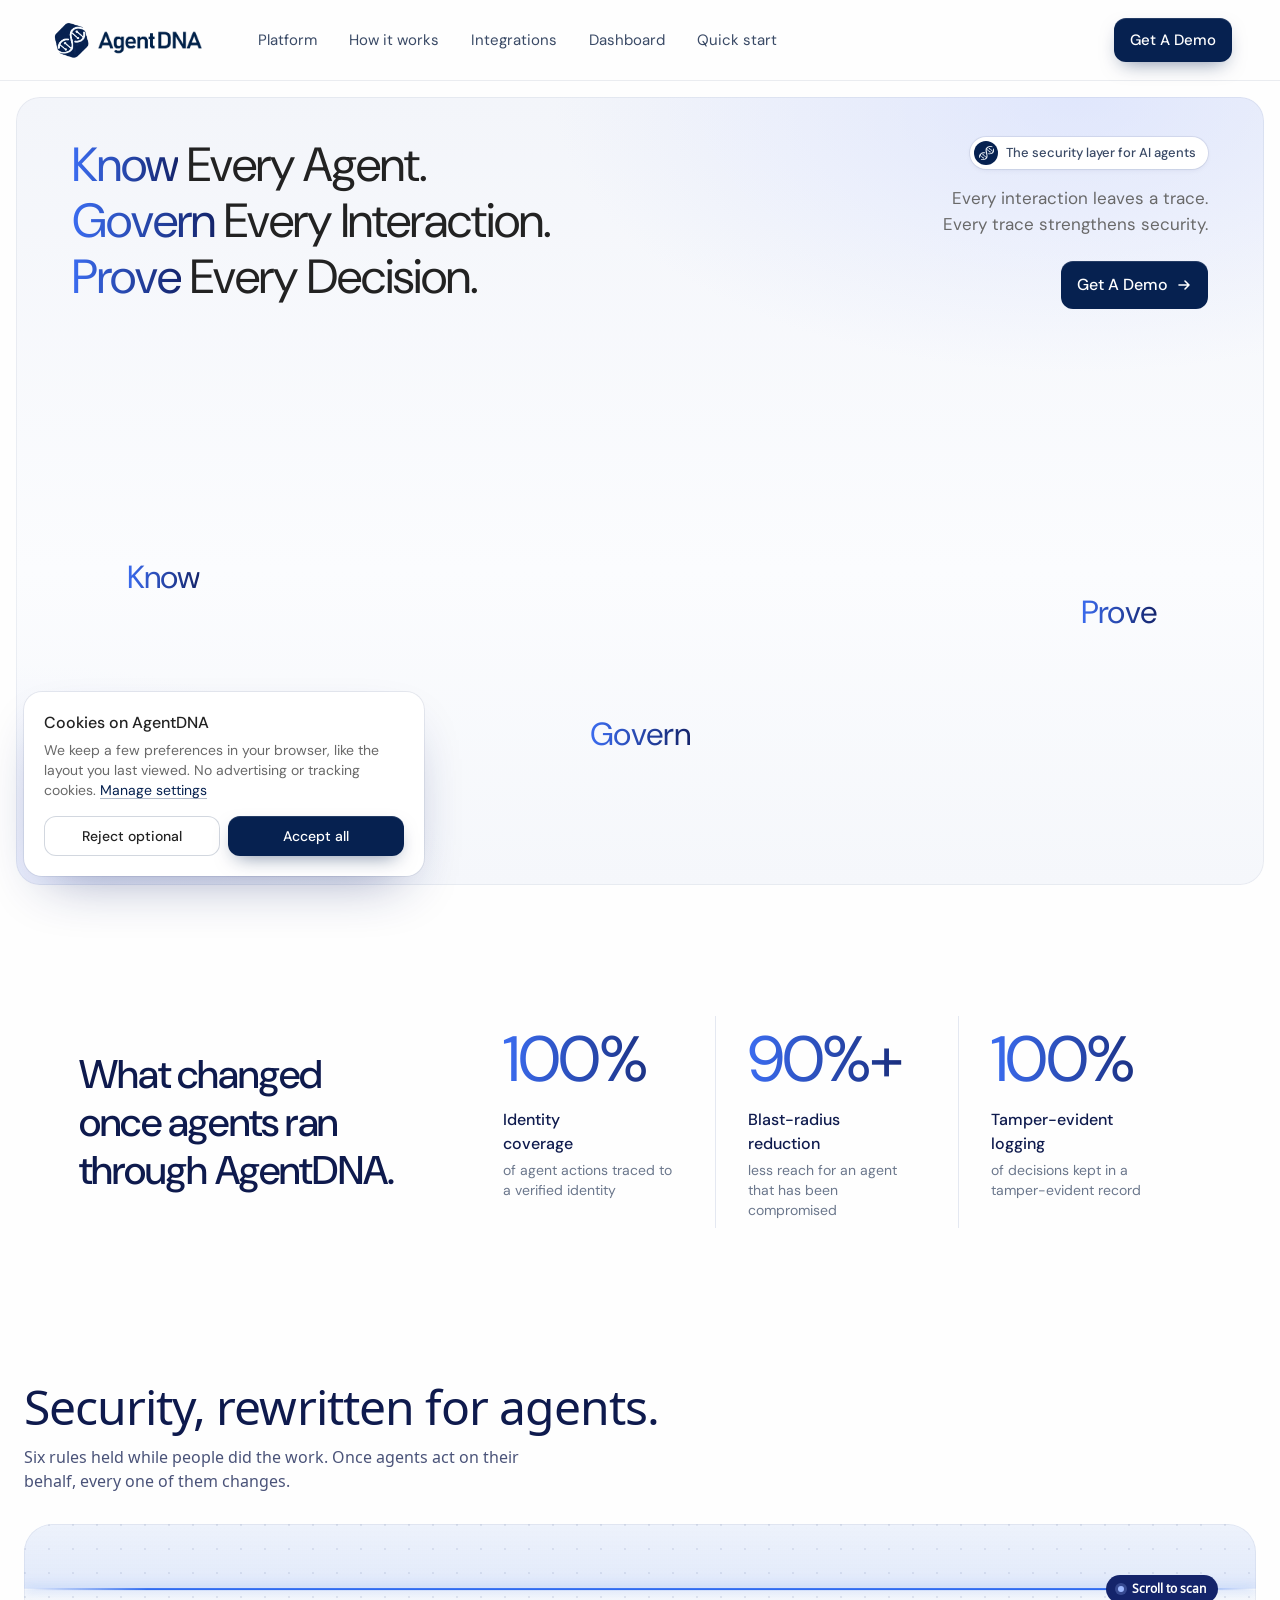
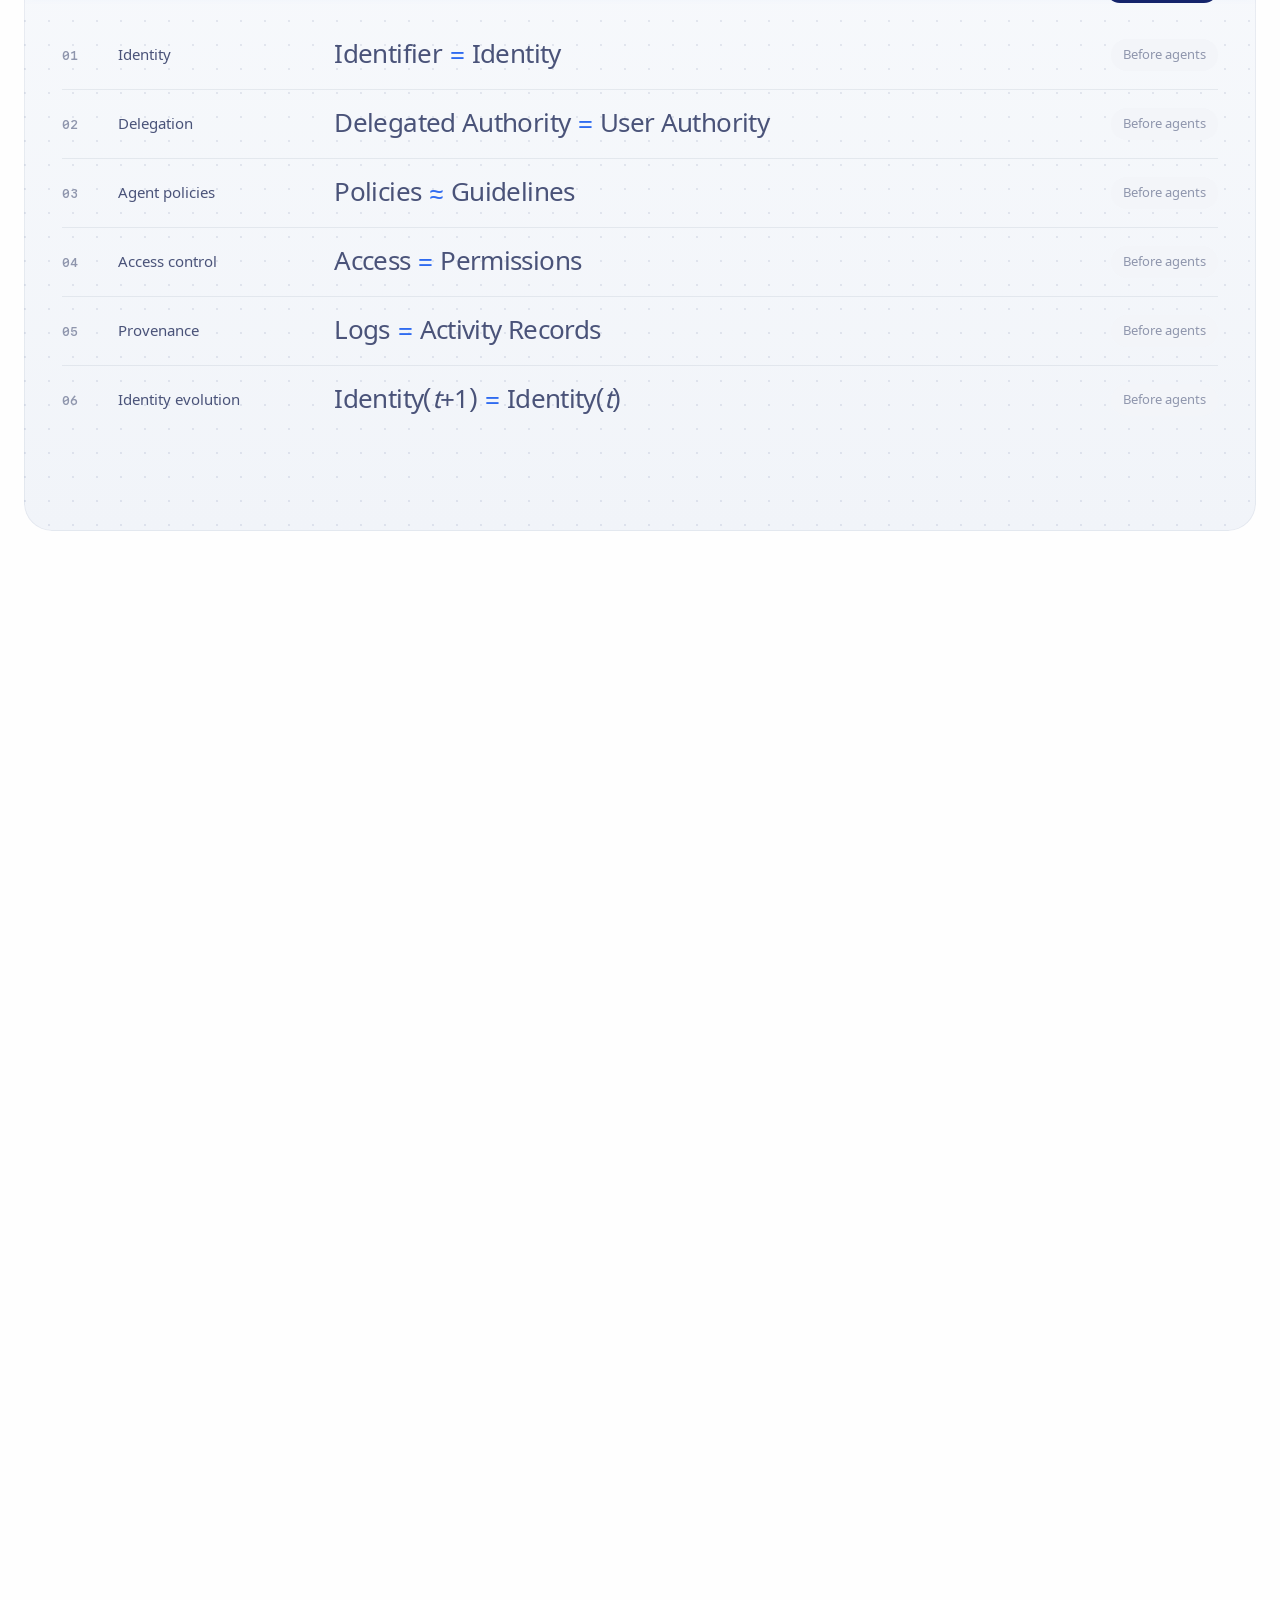
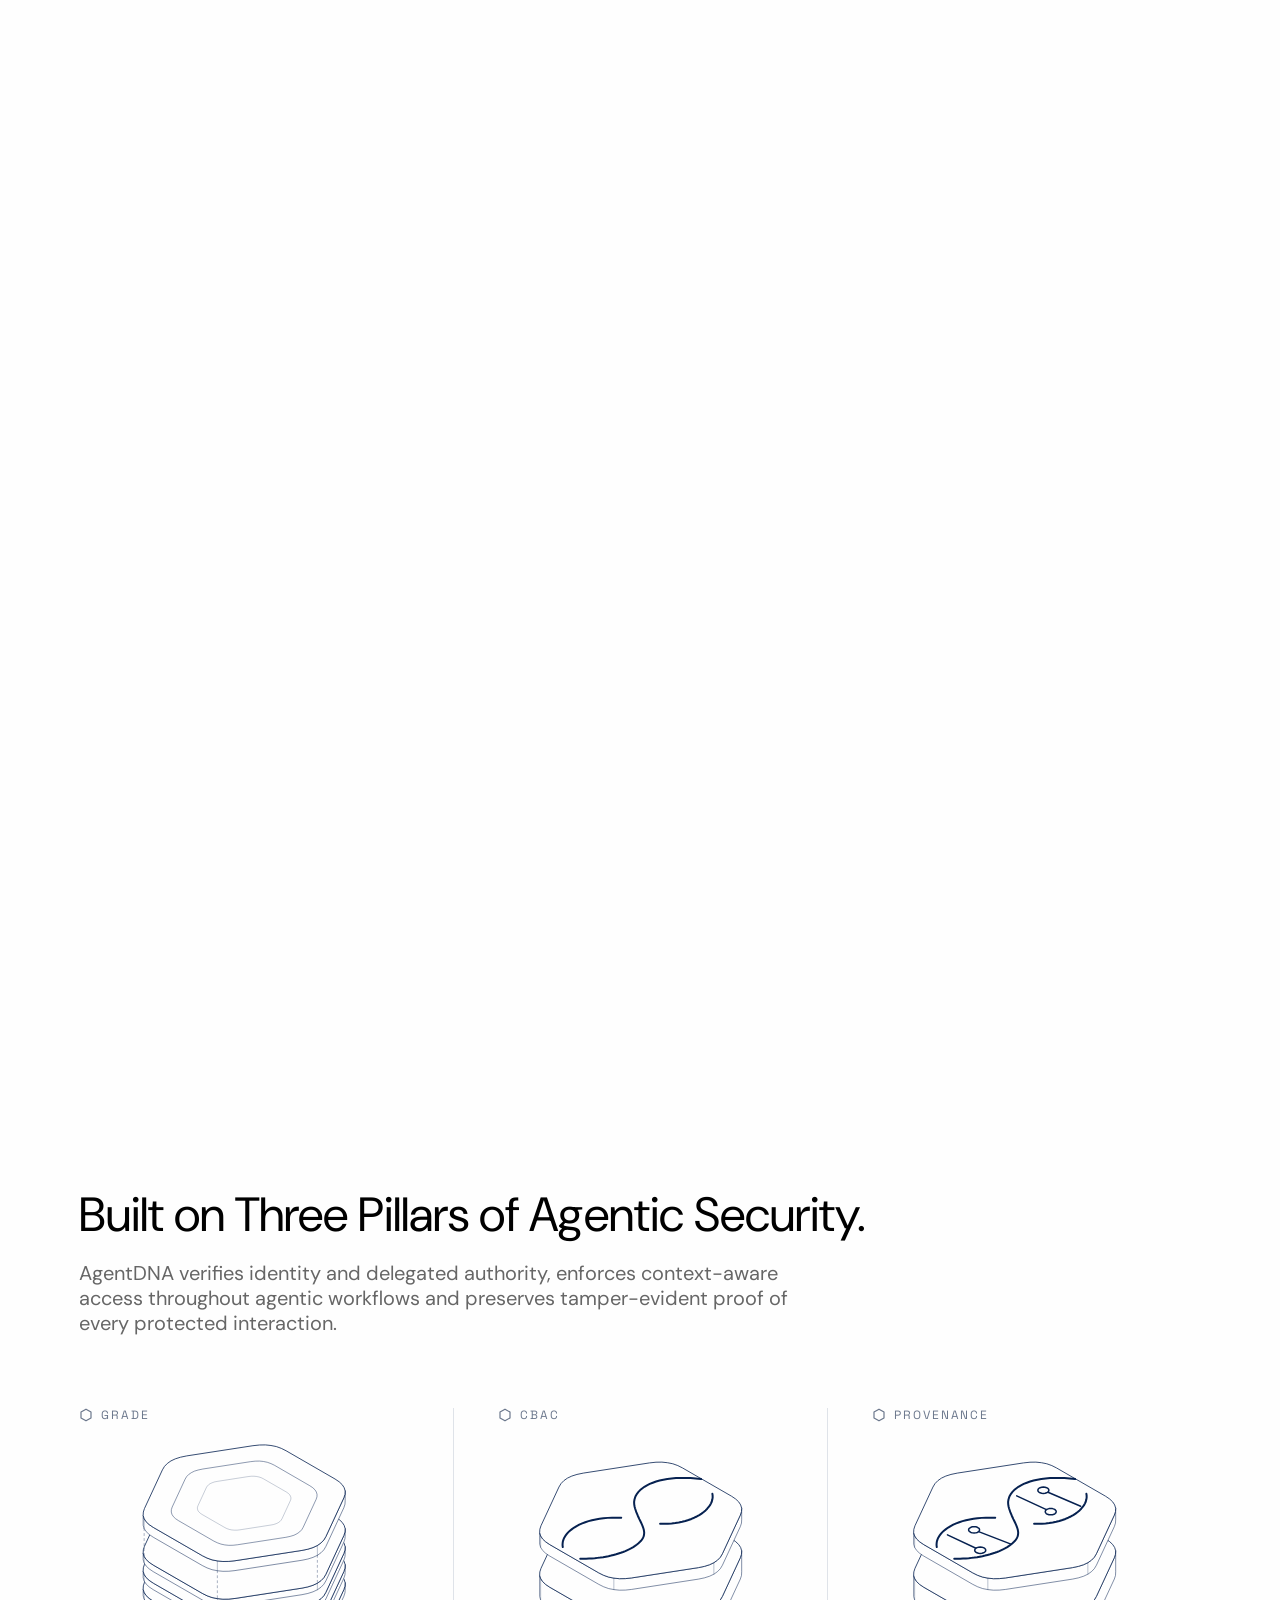
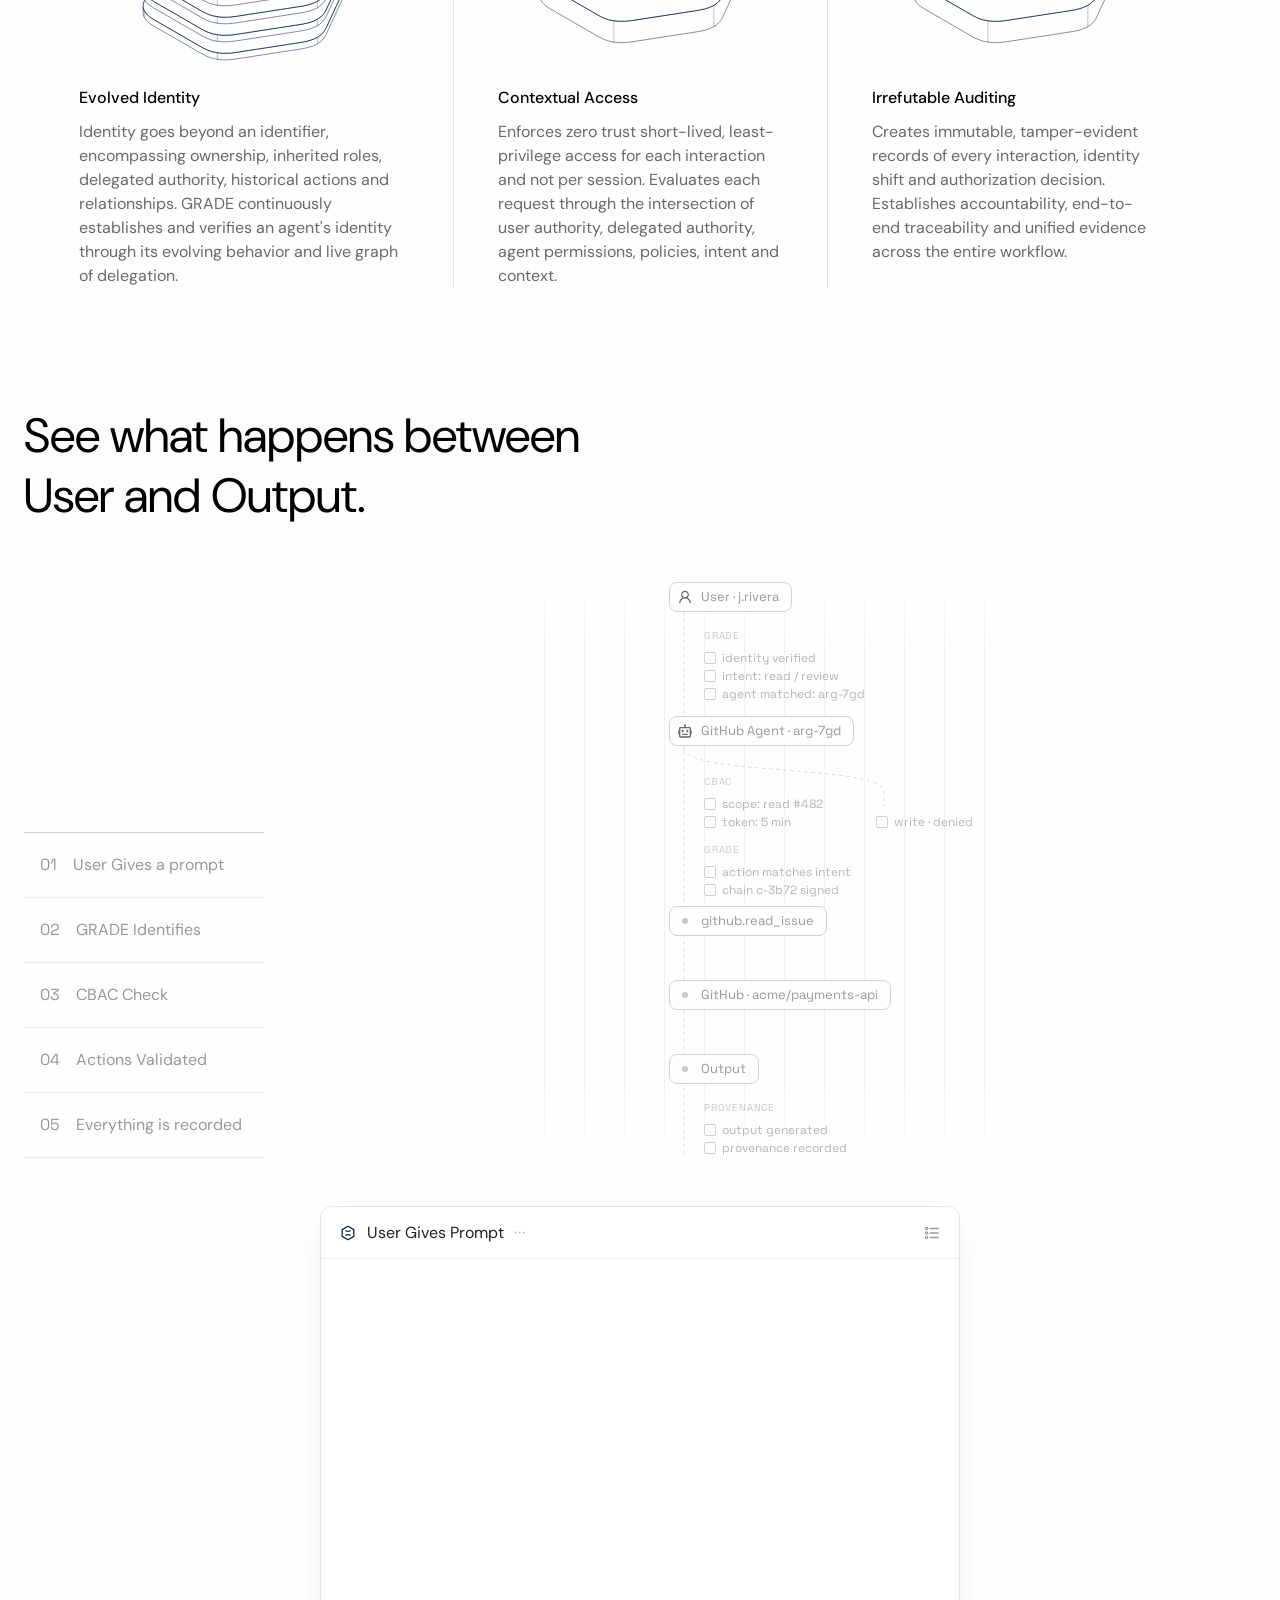
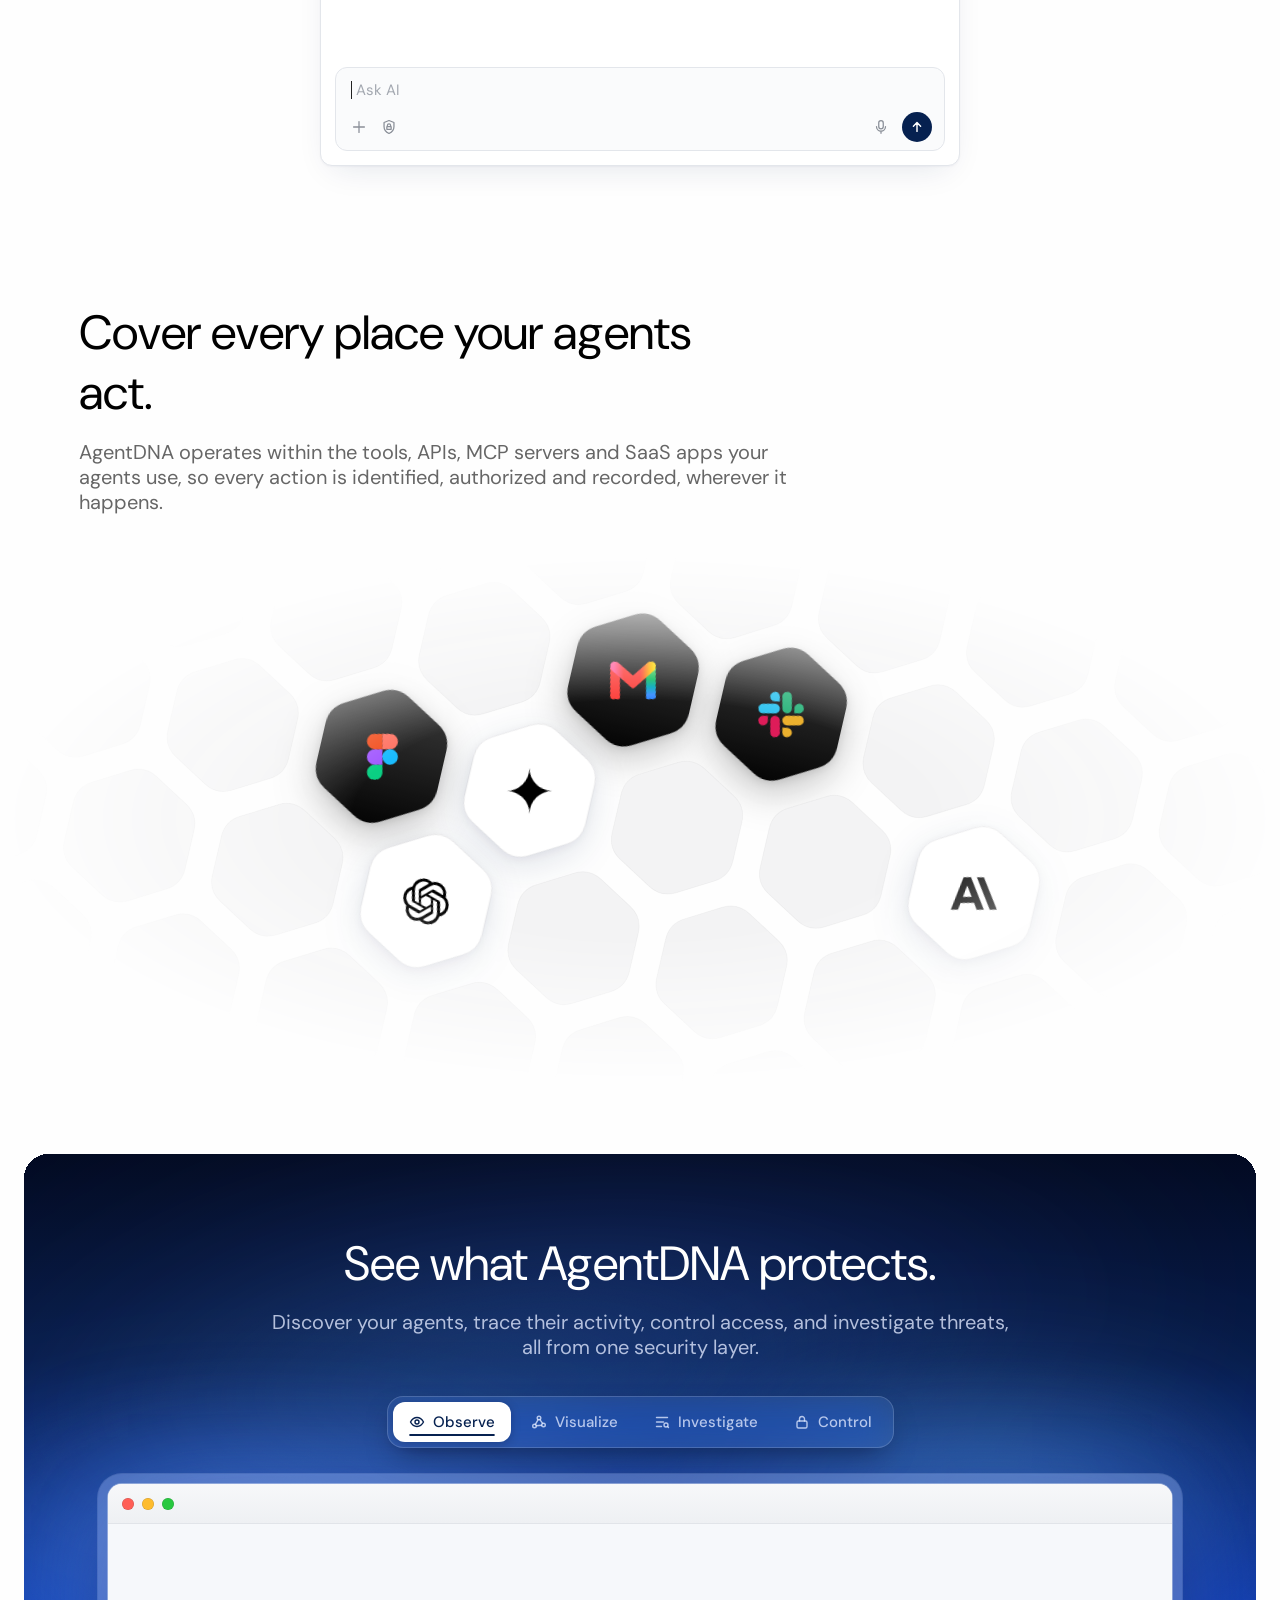
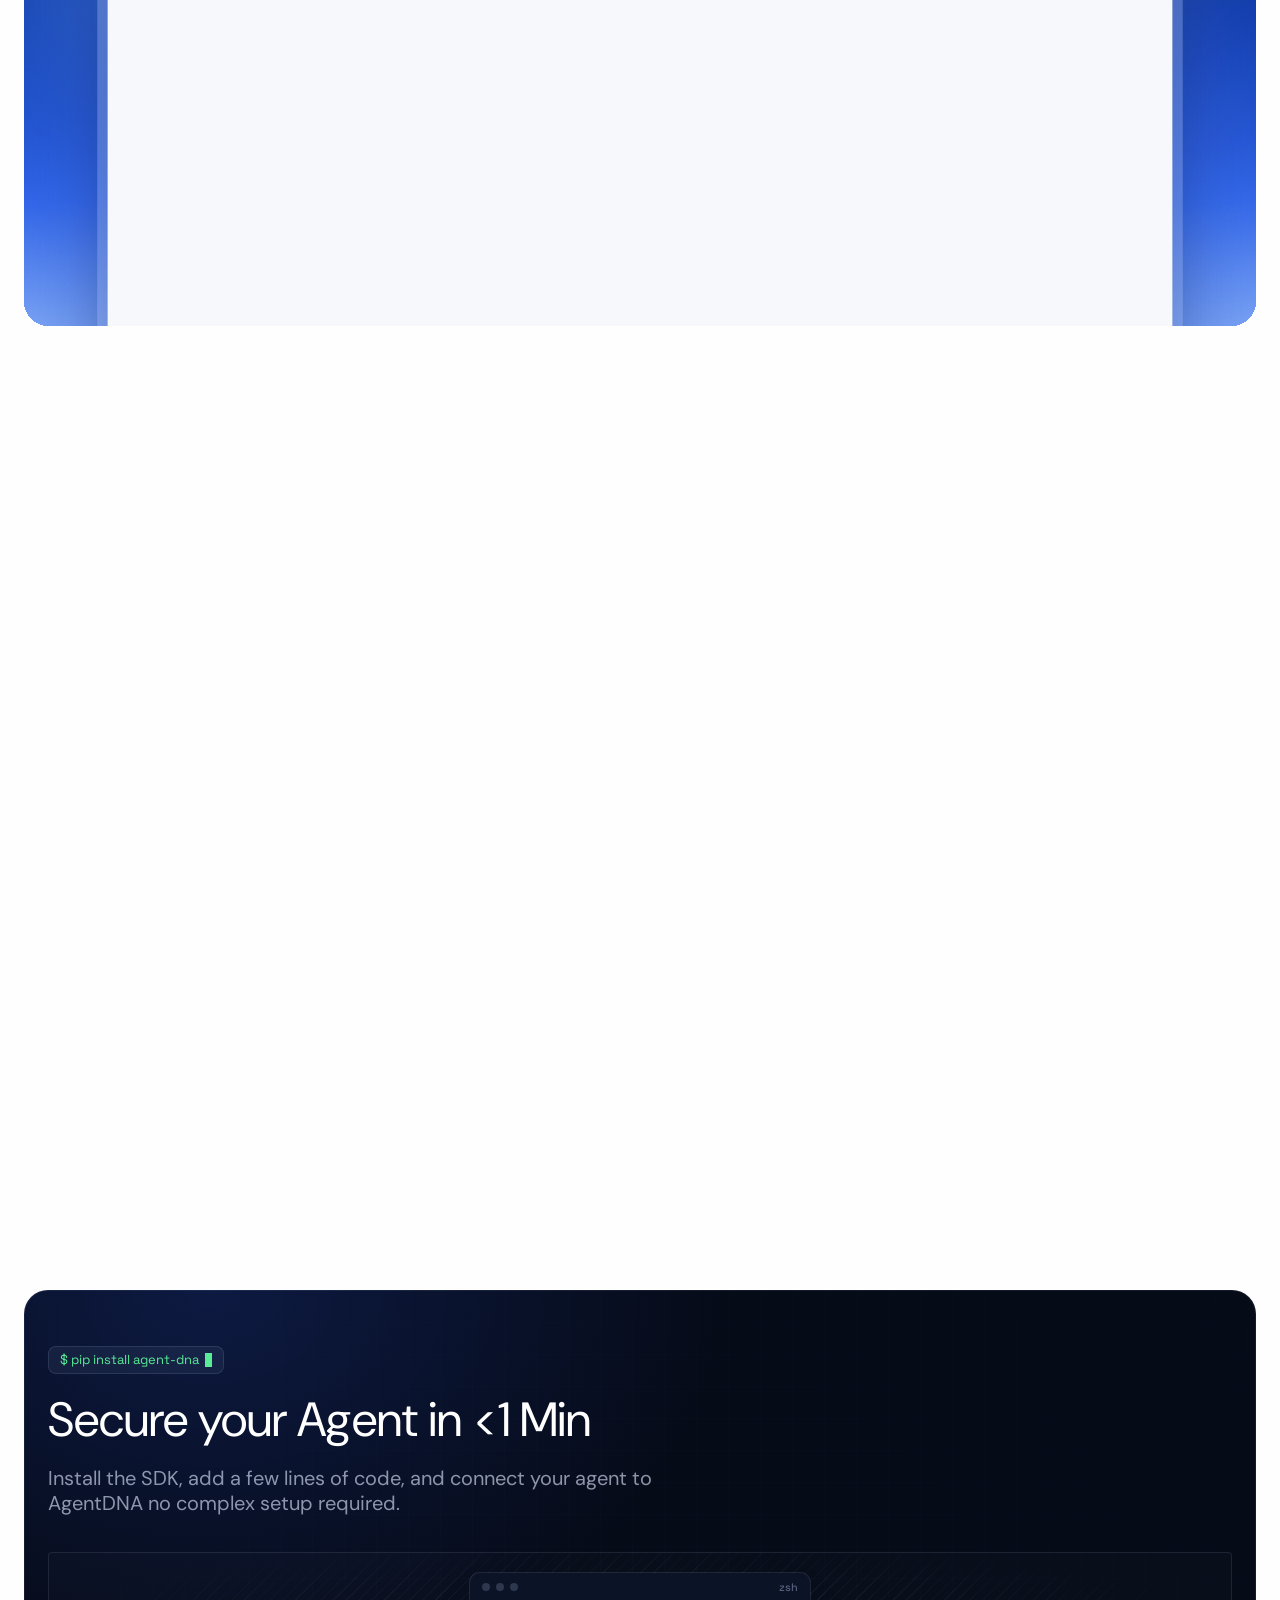
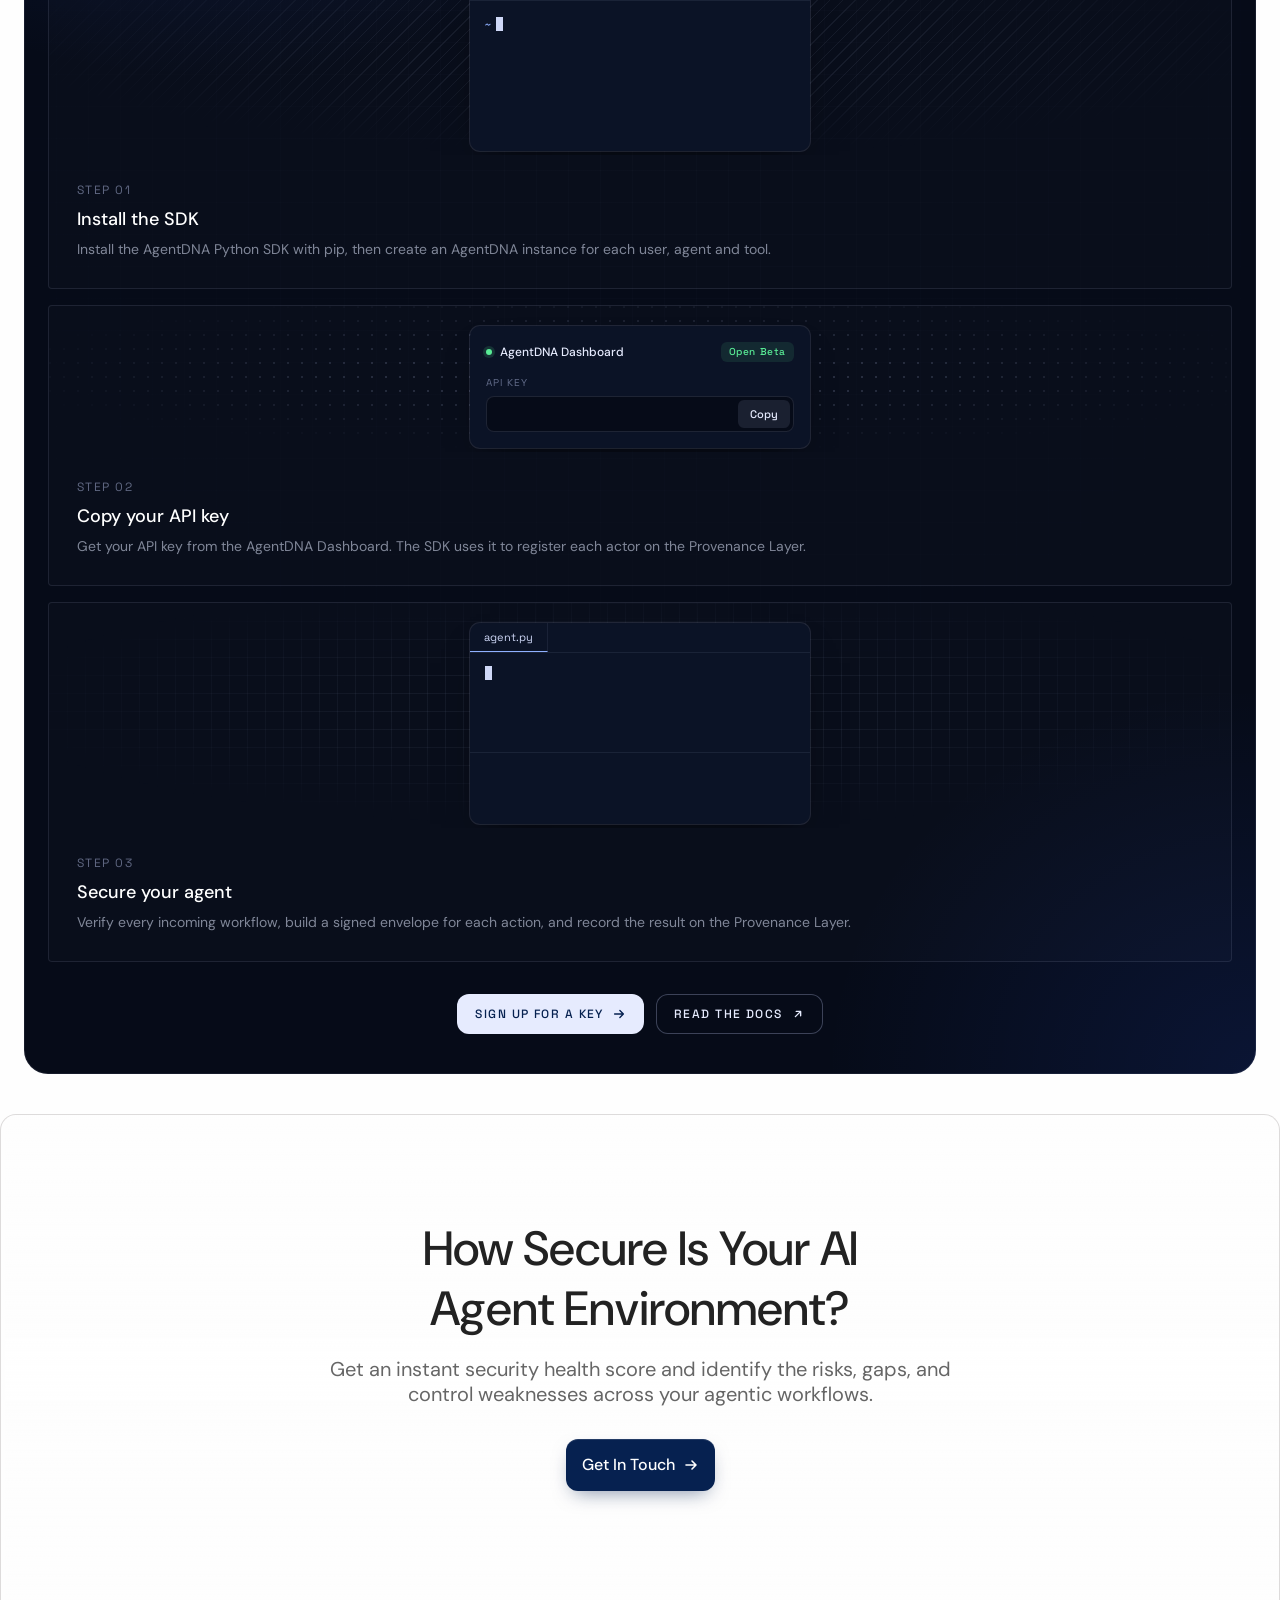
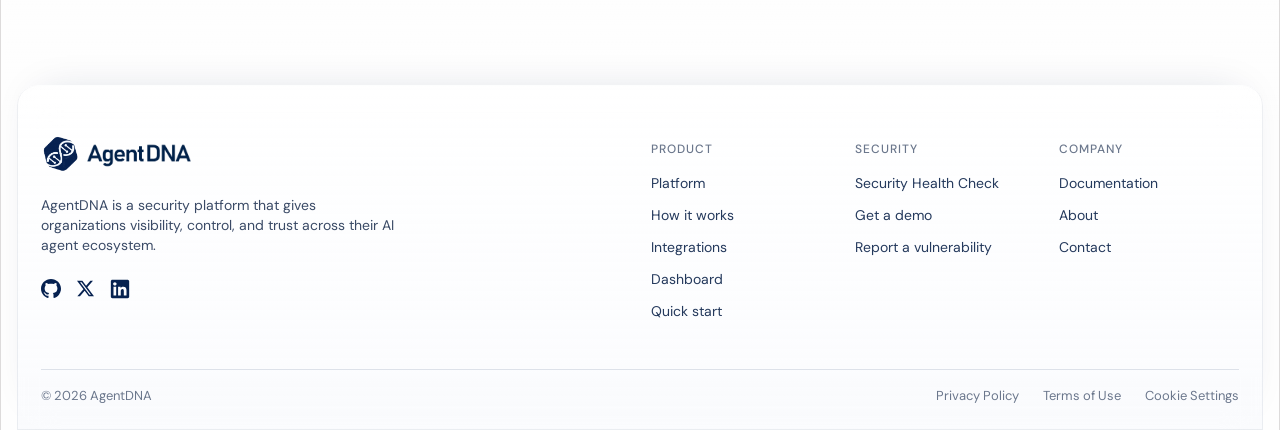
<file: index.html>
<!doctype html>
<html lang="en">
<head>
  <meta charset="utf-8">
  <meta name="viewport" content="width=device-width, initial-scale=1">
  <title>AgentDNA: Security Layer for AI Agents | Identity &amp; Access</title>
  <meta name="description" content="The security layer for AI agents: verify identity and delegated authority, enforce context-aware access, and keep tamper-evident proof of every action.">
  <link rel="canonical" href="https://agentdna.io/">
  <meta name="robots" content="index, follow, max-image-preview:large">
  <meta name="theme-color" content="#062150">
  <!-- Forced dark: only when the browser itself darkens pages (Chrome's Auto Dark, Samsung Internet's dark mode) does
       the site switch to its own dark styling (html.forced-dark, at the end of each stylesheet). Chrome reports its page
       colour, `canvas`, as dark even for a light page. Samsung Internet recolours pages without telling the page (no
       dark preference, `canvas` stays white), so it always gets the dark styling. A normal dark-mode setting elsewhere
       keeps the light site. Re-checked every 1.5s and on return to the tab, since turning
       Auto Dark on or off fires no event; a change is announced as `forceddarkchange` for the canvas drawings. -->
  <script>(function () { var root = document.documentElement, mq = window.matchMedia && matchMedia('(prefers-color-scheme: dark)'), samsung = /SamsungBrowser/i.test(navigator.userAgent); function forced() { if (samsung) return true; var d = document.createElement('div'); d.style.cssText = 'display:none;background-color:canvas;color-scheme:light'; root.appendChild(d); var c = getComputedStyle(d).backgroundColor; d.remove(); return !!c && c !== 'rgb(255, 255, 255)'; } function check() { try { var on = forced(); if (on !== root.classList.contains('forced-dark')) { root.classList.toggle('forced-dark', on); try { dispatchEvent(new CustomEvent('forceddarkchange', { detail: on })); } catch (e) {} } } catch (e) {} } check(); setInterval(check, 1500); document.addEventListener('visibilitychange', check); addEventListener('focus', check); if (mq && mq.addEventListener) mq.addEventListener('change', check); })();</script>
  <link rel="icon" href="favicon.ico?v=2" sizes="48x48">
  <link rel="icon" type="image/png" sizes="32x32" href="assets/favicon-32.png?v=2">
  <link rel="icon" type="image/png" sizes="192x192" href="assets/favicon-192.png?v=2">
  <link rel="apple-touch-icon" href="assets/apple-touch-icon.png?v=2">
  <!-- a plain-text brief for AI assistants and answer engines (llms.txt convention) -->
  <link rel="alternate" type="text/markdown" href="/agent.md" title="AgentDNA product brief">
  <!-- social previews -->
  <meta property="og:type" content="website">
  <meta property="og:site_name" content="AgentDNA">
  <meta property="og:url" content="https://agentdna.io/">
  <meta property="og:title" content="AgentDNA: The Security Layer for AI Agents">
  <meta property="og:description" content="The security layer for AI agents: verify identity and delegated authority, enforce context-aware access, and keep tamper-evident proof of every action.">
  <meta property="og:image" content="https://agentdna.io/assets/og-image.png">
  <meta property="og:image:width" content="1200">
  <meta property="og:image:height" content="630">
  <meta property="og:image:alt" content="AgentDNA: Know Every Agent. Govern Every Interaction. Prove Every Decision.">
  <meta name="twitter:card" content="summary_large_image">
  <meta name="twitter:title" content="AgentDNA: The Security Layer for AI Agents">
  <meta name="twitter:description" content="The security layer for AI agents: verify identity and delegated authority, enforce context-aware access, and keep tamper-evident proof of every action.">
  <meta name="twitter:image" content="https://agentdna.io/assets/og-image.png">
  <script type="application/ld+json">[{"@context": "https://schema.org", "@type": "Organization", "@id": "https://agentdna.io/#org", "name": "AgentDNA", "url": "https://agentdna.io/", "logo": "https://agentdna.io/assets/logo-emblem.png", "description": "AgentDNA is a security platform that gives organizations visibility, control, and trust across their AI agent ecosystem.", "sameAs": ["https://github.com/agent-dna", "https://www.linkedin.com/company/agentdna", "https://x.com/Agent_DNA"]}, {"@context": "https://schema.org", "@type": "WebSite", "@id": "https://agentdna.io/#website", "url": "https://agentdna.io/", "name": "AgentDNA", "publisher": {"@id": "https://agentdna.io/#org"}}, {"@context": "https://schema.org", "@type": "SoftwareApplication", "name": "AgentDNA", "applicationCategory": "SecurityApplication", "operatingSystem": "Web; Python SDK", "url": "https://agentdna.io/", "description": "The security layer for AI agents: verify identity and delegated authority, enforce context-aware access, and keep tamper-evident proof of every action.", "publisher": {"@id": "https://agentdna.io/#org"}, "featureList": ["Evolved Identity: GRADE verifies an agent's identity, ownership and delegated authority through a live graph of delegation", "Contextual Access: CBAC enforces short-lived, least-privilege access for each interaction", "Irrefutable Auditing: immutable, tamper-evident records on the Provenance Layer", "Python SDK (pip install agent-dna)"], "softwareHelp": {"@type": "CreativeWork", "url": "https://docs.agentdna.io"}}]</script>
  <link rel="preconnect" href="https://fonts.googleapis.com">
  <link rel="preconnect" href="https://fonts.gstatic.com" crossorigin>
  <link rel="stylesheet" href="https://fonts.googleapis.com/css2?family=Google+Sans:wght@400;500&family=Google+Sans+Code:wght@400;500&display=swap">
  <link rel="stylesheet" href="https://fonts.googleapis.com/css2?family=DM+Sans:wght@400;500&family=Space+Grotesk:wght@400;500&display=swap">
  <link rel="stylesheet" href="https://fonts.googleapis.com/css2?family=Noto+Sans+Math&text=%E2%88%88%E2%8A%82%E2%8A%86%E2%89%88%E2%87%92%E2%88%A9%CE%94&display=swap">
  <!-- the product window's screenshots, fetched after the page so the hero isn't held up -->
  <link rel="prefetch" as="image" href="assets/visualize-screenshot.png">
  <link rel="prefetch" as="image" href="assets/control-screenshot.png">
  <link rel="prefetch" as="image" href="assets/intent-view-more-poster.png">
  <link rel="stylesheet" href="styles.css">
  <script src="consent.js" defer></script>
  <link rel="stylesheet" href="scan.css">
  <link rel="stylesheet" href="shapes.css">
  <link rel="stylesheet" href="formulas.css">
  <link rel="stylesheet" href="results.css">
  <link rel="stylesheet" href="dnahero.css">
</head>
<body>

  <!-- Nav -->
  <header class="nav">
    <div class="nav__inner">
      <a class="brand" href="#" aria-label="AgentDNA home">
        <span class="emblem"><img src="assets/logo-emblem.png" alt=""></span>
        <img class="brand__name" src="assets/logo-wordmark.png" alt="AgentDNA">
      </a>
      <nav class="nav__links" id="navLinks">
        <a href="#platform">Platform</a><a href="#how-it-works">How it works</a><a href="#integrations">Integrations</a><a href="#product">Dashboard</a><a href="#quick-start">Quick start</a>
      </nav>
      <a class="btn btn--primary nav__cta" href="demo.html">Get A Demo</a>
      <!-- phones and tablets: the links open from this button -->
      <button class="nav__menu" type="button" aria-label="Menu" aria-expanded="false" aria-controls="navLinks"><span></span><span></span></button>
    </div>
  </header>

  <main>
    <!-- Hero: DNA strand (dna_strand_hero, the default in Page options) -->
    <section class="hero hero--dna">
      <div class="dh" data-hlayout="showcase" data-variant="ribbon" data-layout="showcase" data-visual="loop" data-scope="off" data-twist="four" data-bg="light" data-start="new" data-glyph="binary" data-proof="metrics">
        <div class="dna-hero" data-variant="ribbon" aria-hidden="true">
          <canvas class="dna-stage"></canvas>
          <div class="pillar pillar--knowledge"><span class="pillar__title">Know</span><span class="pillar__sub">Who is acting?</span></div>
          <div class="pillar pillar--control"><span class="pillar__title">Govern</span><span class="pillar__sub">Is it allowed?</span></div>
          <div class="pillar pillar--record"><span class="pillar__title">Prove</span><span class="pillar__sub">What happened?</span></div>
          <div class="dna-core"><span><img src="assets/logo-helix.png" alt=""></span></div>
        </div>
        <div class="dh__top">
          <h1 class="dh__title">
            <span class="dh__headline">
              <span><span class="dh__accent">Know</span> Every Agent.</span>
              <span><span class="dh__accent">Govern</span> Every Interaction.</span>
              <span><span class="dh__accent">Prove</span> Every Decision.</span>
            </span>
          </h1>
          <span class="eyebrow"><span class="eyebrow__mark"><img src="assets/logo-helix.png" alt=""></span>The security layer for AI agents</span>
          <div class="dh__aside">
            <p class="hero__sub">Every interaction leaves a trace.<br>Every trace strengthens security.</p>
            <div class="hero__ctas">
              <a class="btn btn--primary" href="demo.html">Get A Demo <svg viewBox="0 0 16 16" aria-hidden="true"><path d="M3 8h10M9 4l4 4-4 4"/></svg></a>
            </div>
          </div>
        </div>
        <!-- slot the loop is fitted into (dnahero.js reads its position) -->
        <div class="dh__band" data-dna-band aria-hidden="true"></div>
      </div>
    </section>

    <!-- Hero: classic (scan / pillars illustration) -->
    <section class="hero hero--classic" hidden>
      <div class="hero__card" data-variant="logos" data-illus="scan">
        <div class="hero__top">
          <div>
            <span class="eyebrow"><span class="eyebrow__mark"><img src="assets/logo-helix.png" alt=""></span>The security layer for AI agents</span>
            <p class="hero__title">Stop Unauthorized AI Actions.<br><span>Prevent Sensitive Data Exposure.</span></p>
          </div>
          <div class="hero__aside">
            <p class="hero__sub">Every interaction leaves a trace.<br>Every trace strengthens security.</p>
            <div class="hero__ctas">
              <a class="btn btn--primary" href="demo.html">Get A Demo <svg viewBox="0 0 16 16" aria-hidden="true"><path d="M3 8h10M9 4l4 4-4 4"/></svg></a>
            </div>
          </div>
        </div>

      <!-- Scan animation (from animation/animation_scan_1) -->
      <div class="fit hero__visual" data-w="1203" data-h="504" data-max="0.86">
      <div class="fit__inner scan-stage" id="stage" data-nodes="navy">

        <!-- ===== Provenance panel ===== -->
        <section class="prov">
          <header class="prov-head">
            <h2>Provenance</h2>
            <span class="live"><i></i>Live</span>
          </header>
          <div class="prov-scroll" id="provScroll">
            <ol class="prov-list" id="provList"></ol>
          </div>
        </section>

        <!-- ===== Flow connections (paths from Figma, in frame coordinates) ===== -->
        <svg class="wires" viewBox="0 0 1203 504" width="1203" height="504">
          <g class="base">
            <path class="wire" id="wUserFin"   pathLength="1" style="--d:0.10s" d="M179 233 H296" />
            <path class="wire" id="wFinFore"   pathLength="1" style="--d:0.30s" d="M309.27 232.67 H352.34 C360.17 231.9 378.97 225.1 391.5 203.95 C407.16 177.52 425.11 172.63 432.61 171.98" />
            <path class="wire" id="wFinRep"    pathLength="1" style="--d:0.30s" d="M344.32 232.79 C354.11 231.92 375.1 235.36 387.39 251.39 C402.4 270.97 418.39 293.81 438.62 292.83" />
            <path class="wire" id="wZendesk"   pathLength="1" style="--d:0.40s" d="M456 233 H705" />
            <path class="wire" id="wSalesforce" pathLength="1" style="--d:0.50s" d="M573.27 232.66 H616.34 C624.17 231.9 642.97 225.09 655.5 203.95 C671.16 177.52 696 172.65 703.5 172" />
            <path class="wire" id="wSnowflake" pathLength="1" style="--d:0.50s" d="M608.32 232.79 C618.11 231.92 639.1 235.36 651.39 251.39 C666.4 270.97 683.8 294.48 704.03 293.5" />
            <path class="wire" id="wDrive"     pathLength="1" style="--d:0.50s" d="M571.01 294.01 C571.01 294.01 607.27 293.08 615.32 294.01 C623.38 294.93 642.72 303.24 655.61 329.03 C671.73 361.27 697.29 367.21 705.01 368.01" />
            <path class="wire" id="wSlack"     pathLength="1" style="--d:0.50s" d="M573.02 294.84 C573.02 294.84 609.28 292.95 617.33 294.84 C625.39 296.72 644.73 313.57 657.62 365.91 C673.74 431.33 699.3 443.39 707.02 445" />
            <path class="wire" id="deniedWire" pathLength="1" style="--d:0.50s" d="M571 166.99 H615.32 C623.37 166.07 642.71 157.76 655.6 131.97 C671.72 99.73 697.28 93.79 705 92.99" />
          </g>
          <g class="pulses" id="pulses"></g>
        </svg>

        <!-- ===== Nodes ===== -->
        <div class="node user" id="nUser" style="left:28px;top:213px;--d:0s">
          <i class="ic"><img src="assets/scan/user.svg" alt="" /></i><span>User Prompts</span>
        </div>
        <div class="node" id="nFinance" style="left:294.65px;top:213px;--d:0.2s">
          <i class="ic"><img src="assets/scan/robot.svg" alt="" /></i><span>Finance Agent</span>
        </div>
        <div class="node" id="nForecast" style="left:430.65px;top:150px;--d:0.4s">
          <i class="ic"><img src="assets/scan/robot.svg" alt="" /></i><span>Forecast Agent</span>
        </div>
        <div class="node" id="nReporting" style="left:430.65px;top:273px;--d:0.4s">
          <i class="ic"><img src="assets/scan/robot.svg" alt="" /></i><span>Reporting Agent</span>
        </div>

        <!-- ===== App tiles ===== -->
        <div class="tile" id="gmailTile" style="top:66px;--d:0.55s">
          <img src="assets/scan/gmail.svg" alt="Gmail" style="width:30px;height:24px" />
        </div>
        <div class="tile" id="tSalesforce" style="top:145px;--d:0.6s">
          <img src="assets/scan/salesforce.svg" alt="Salesforce" />
        </div>
        <div class="tile" id="tZendesk" style="top:209px;--d:0.65s">
          <img src="assets/scan/zendesk.svg" alt="Zendesk" />
        </div>
        <div class="tile" id="tSnowflake" style="top:272px;--d:0.7s">
          <img src="assets/scan/snowflake.svg" alt="Snowflake" style="width:30px;height:30px" />
        </div>
        <div class="tile" id="tDrive" style="top:345px;--d:0.75s">
          <img src="assets/scan/drive-icon.svg" alt="Google Drive" style="width:30px;height:28px" />
        </div>
        <div class="tile" id="tSlack" style="top:417px;--d:0.8s">
          <img src="assets/scan/slack.svg" alt="Slack" />
        </div>

        <!-- ===== Check badges (an envelope turns into each one) ===== -->
        <span class="badge" id="bFinance"    style="left:255px;top:221px"><svg viewBox="0 0 12 12"><path d="M2.5 6.3l2.4 2.4 4.6-5"/></svg></span>
        <span class="badge" id="bForecast"   style="left:391px;top:176.4px"><svg viewBox="0 0 12 12"><path d="M2.5 6.3l2.4 2.4 4.6-5"/></svg></span>
        <span class="badge" id="bReporting"  style="left:391px;top:259.2px"><svg viewBox="0 0 12 12"><path d="M2.5 6.3l2.4 2.4 4.6-5"/></svg></span>
        <span class="badge" id="bSalesforce" style="left:665px;top:169.5px"><svg viewBox="0 0 12 12"><path d="M2.5 6.3l2.4 2.4 4.6-5"/></svg></span>
        <span class="badge" id="bZendesk"    style="left:665px;top:221px"><svg viewBox="0 0 12 12"><path d="M2.5 6.3l2.4 2.4 4.6-5"/></svg></span>
        <span class="badge" id="bSnowflake"  style="left:665px;top:269.3px"><svg viewBox="0 0 12 12"><path d="M2.5 6.3l2.4 2.4 4.6-5"/></svg></span>
        <span class="badge" id="bDrive"      style="left:665px;top:343.9px"><svg viewBox="0 0 12 12"><path d="M2.5 6.3l2.4 2.4 4.6-5"/></svg></span>
        <span class="badge" id="bSlack"      style="left:665px;top:405.1px"><svg viewBox="0 0 12 12"><path d="M2.5 6.3l2.4 2.4 4.6-5"/></svg></span>

        <span class="verified" id="verified">
          <svg viewBox="0 0 12 12"><path d="M2.5 6.3l2.4 2.4 4.6-5"/></svg>Verified
        </span>

        <span class="denied-tag" id="deniedTag">
          <svg viewBox="0 0 12 12"><path d="M3 3l6 6M9 3l-6 6"/></svg>Access denied
        </span>

        <!-- ===== End-of-run summary ===== -->
        <div class="summary" id="summary">
          <span class="s-ok"><i></i>2 agents verified</span>
          <span class="s-sep"></span>
          <span class="s-no"><i></i>1 request denied</span>
        </div>

        <!-- ===== Border scanner: corner brackets ===== -->
        <div class="scanner" id="scanner">
          <div class="box" id="scanBox">
            <i class="corner tl"></i><i class="corner tr"></i><i class="corner bl"></i><i class="corner br"></i>
            <span class="sweep"></span>
          </div>
        </div>

        <!-- ===== Checks HUD: slides with the scanner, tethered to the framed item ===== -->
        <div class="tether" id="tether"></div>
        <div class="checkrig" id="checkRig">
          <div class="checks">
            <span class="dna">
              <img src="assets/scan/logo.png" alt="AgentDNA" />
              <i class="ring"></i>
            </span>
            <span class="hud-title">Checks</span>
            <span class="step">
              <span class="ind" id="chkIdentity"><svg class="ok" viewBox="0 0 12 12"><path pathLength="1" d="M2.5 6.3l2.4 2.4 4.6-5"/></svg><svg class="no" viewBox="0 0 12 12"><path d="M3 3l6 6M9 3l-6 6"/></svg></span>Identity
            </span>
            <span class="step">
              <span class="ind" id="chkScope"><svg class="ok" viewBox="0 0 12 12"><path pathLength="1" d="M2.5 6.3l2.4 2.4 4.6-5"/></svg><svg class="no" viewBox="0 0 12 12"><path d="M3 3l6 6M9 3l-6 6"/></svg></span>Permission &amp; scope
            </span>
          </div>
        </div>

      </div>
      </div>
        <!-- Pillars illustration (alternative to the scan animation; pillars.js) -->
        <div class="pillars" id="pillars" data-style="light" aria-label="The three pillars of AgentDNA">
          <div class="pillars__stage">
            <ul class="pillars__callouts" id="pillarCallouts" aria-hidden="true"></ul>
            <article class="pcard" id="pillarCard" aria-live="polite">
              <header class="pcard__head"><span class="pcard__crumb" id="pcCrumb"></span><span class="pcard__status" id="pcStatus"></span></header>
              <div class="pcard__body">
                <span class="pcard__kicker" id="pcKicker"></span>
                <h3 class="pcard__title" id="pcTitle"></h3>
                <p class="pcard__desc" id="pcDesc"></p>
                <ol class="pcard__rows" id="pcRows"></ol>
                <div class="pcard__diagram" id="pcDiagram" aria-hidden="true"></div>
              </div>
              <footer class="pcard__foot"><div class="pcard__meter"><i id="pcMeter"></i></div><div class="pcard__footrow"><span id="pcFoot"></span><a href="#how-it-works" id="pcLink"></a></div><div class="pcard__dfoot"><span class="pcard__badge" id="pcBadge"></span></div></footer>
            </article>
            <!-- Dark style: light panel scans the actors, dark panel streams the checks -->
            <div class="duo" id="duo" aria-hidden="true">
              <section class="duo__light">
                <span class="duo__kicker" id="dKick"></span>
                <h4 class="duo__title" id="dTitle"></h4>
                <ul class="duo__actors" id="dActors"></ul>
                <div class="duo__tags" id="dTags"></div>
                <span class="duo__run" id="dRun"></span>
              </section>
              <section class="duo__dark">
                <h4 class="duo__dtitle" id="dDTitle"></h4>
                <p class="duo__desc" id="dDesc"></p>
                <ol class="duo__log" id="dLog"></ol>
                <footer class="duo__foot"><span class="pcard__badge" id="dBadge"></span></footer>
              </section>
            </div>
          </div>
          <div class="ptabs" role="tablist" aria-label="Pillars">
            <button type="button" role="tab" class="is-active" aria-selected="true" data-pillar="0"><i></i>Identity</button>
            <button type="button" role="tab" aria-selected="false" data-pillar="1"><i></i>Access</button>
            <button type="button" role="tab" aria-selected="false" data-pillar="2"><i></i>Provenance</button>
          </div>
        </div>
        <button class="scan-ctrl" id="scanCtrl" type="button" data-state="playing" aria-label="Pause animation">
          <svg class="i-pause" viewBox="0 0 20 20" aria-hidden="true"><path d="M7.5 5v10M12.5 5v10"/></svg>
          <svg class="i-play" viewBox="0 0 20 20" aria-hidden="true"><path d="M7 5.2v9.6L15 10Z"/></svg>
          <svg class="i-replay" viewBox="0 0 20 20" aria-hidden="true"><path d="M4.5 10a5.5 5.5 0 1 0 1.6-3.9"/><path d="M4.2 3.6v3.2h3.2"/></svg>
        </button>
        <div class="works" aria-label="Works with">
          <span class="works__label"><span class="works__icon"><svg viewBox="0 0 16 16" aria-hidden="true"><path d="M8 1.8 13.5 5v6L8 14.2 2.5 11V5Z"/><path d="M5.5 8.2 7.2 9.9 10.6 6.4"/></svg></span>Works with</span>
          <div class="works__track"><div class="works__row"><span class="works__item"><img src="assets/logos/openai.svg" alt="">OpenAI</span><span class="works__item"><img src="assets/scan/slack.svg" alt="">Slack</span><span class="works__item"><img src="assets/logos/anthropic.svg" alt="">Anthropic</span><span class="works__item"><img src="assets/scan/salesforce.svg" alt="">Salesforce</span><span class="works__item"><img src="assets/logos/googlegemini.svg" alt="">Gemini</span><span class="works__item"><img src="assets/scan/gmail.svg" alt="">Gmail</span><span class="works__item"><img src="assets/logos/github.svg" alt="">GitHub</span><span class="works__item"><img src="assets/scan/snowflake.svg" alt="">Snowflake</span><span class="works__item"><img src="assets/logos/figma-original.svg" alt="">Figma</span><span class="works__item"><img src="assets/scan/zendesk.svg" alt="">Zendesk</span><span class="works__item"><img src="assets/logos/huggingface.svg" alt="">Hugging Face</span><span class="works__item"><img src="assets/logos/jira-original.svg" alt="">Jira</span><span class="works__item"><img src="assets/logos/notion.svg" alt="">Notion</span><span class="works__item"><img src="assets/scan/drive-icon.svg" alt="">Google Drive</span><span class="works__item" aria-hidden="true"><img src="assets/logos/openai.svg" alt="">OpenAI</span><span class="works__item" aria-hidden="true"><img src="assets/scan/slack.svg" alt="">Slack</span><span class="works__item" aria-hidden="true"><img src="assets/logos/anthropic.svg" alt="">Anthropic</span><span class="works__item" aria-hidden="true"><img src="assets/scan/salesforce.svg" alt="">Salesforce</span><span class="works__item" aria-hidden="true"><img src="assets/logos/googlegemini.svg" alt="">Gemini</span><span class="works__item" aria-hidden="true"><img src="assets/scan/gmail.svg" alt="">Gmail</span><span class="works__item" aria-hidden="true"><img src="assets/logos/github.svg" alt="">GitHub</span><span class="works__item" aria-hidden="true"><img src="assets/scan/snowflake.svg" alt="">Snowflake</span><span class="works__item" aria-hidden="true"><img src="assets/logos/figma-original.svg" alt="">Figma</span><span class="works__item" aria-hidden="true"><img src="assets/scan/zendesk.svg" alt="">Zendesk</span><span class="works__item" aria-hidden="true"><img src="assets/logos/huggingface.svg" alt="">Hugging Face</span><span class="works__item" aria-hidden="true"><img src="assets/logos/jira-original.svg" alt="">Jira</span><span class="works__item" aria-hidden="true"><img src="assets/logos/notion.svg" alt="">Notion</span><span class="works__item" aria-hidden="true"><img src="assets/scan/drive-icon.svg" alt="">Google Drive</span></div></div>
        </div>
        <ul class="impact" aria-label="Impact">
          <li><b>100%</b><span>identity coverage</span></li>
          <li><b>0</b><span>unverified actions</span></li>
          <li><b>90%+</b><span>blast-radius reduction</span></li>
          <li><b>100%</b><span>tamper-evident logging</span></li>
        </ul>
      </div>
    </section>

    <!-- Results: the figures that were in the hero, as test results (they count up in results.js) -->
    <section class="rs" aria-labelledby="rsTitle">
      <div class="rs__inner">
        <header class="rs__head">
          <h2 class="rs__title" id="rsTitle">What changed once agents ran through AgentDNA.</h2>
        </header>
        <ul class="rs__row">
          <li><b class="rs__fig"><span data-n="100">100</span>%</b><span class="rs__label">Identity<br>coverage</span><span class="rs__detail">of agent actions traced to a verified identity</span></li>
          <li><b class="rs__fig"><span data-n="90">90</span>%+</b><span class="rs__label">Blast-radius<br>reduction</span><span class="rs__detail">less reach for an agent that has been compromised</span></li>
          <li><b class="rs__fig"><span data-n="100">100</span>%</b><span class="rs__label">Tamper-evident<br>logging</span><span class="rs__detail">of decisions kept in a tamper-evident record</span></li>
        </ul>
      </div>
    </section>

    <!-- Before and after agents (section_2, Shapes; Page options → Section 2 → Shapes) -->
    <section class="s2" aria-label="Security, rewritten for agents" hidden>
      <div class="frame">
        <header class="frame__head">
          <h2>Security, rewritten for agents.</h2>
          <p>Six rules held while people did the work. Once agents act on their behalf, every one of them changes.</p>
        </header>
        <div id="s2Stage" class="frame__stage"></div>
      </div>
    </section>

    <!-- Before and after agents, rewritten by scroll: the scan (the default; Page options → Section 2 → Scan) -->
    <section class="s2 fx" aria-label="Security, rewritten for agents">
      <div class="fx__track">
        <div class="fx__pin">
          <header class="frame__head">
            <h2>Security, rewritten for agents.</h2>
            <p>Six rules held while people did the work. Once agents act on their behalf, every one of them changes.</p>
          </header>
          <div class="fx__stage"></div>
        </div>
      </div>
    </section>

      <!-- Three pillars of agentic security -->
    <section class="layers" id="platform">
      <div class="layers__head">
        <h2 class="h2">Built on Three Pillars of Agentic Security.</h2>
        <p class="lede">AgentDNA verifies identity and delegated authority, enforces context-aware access throughout agentic workflows and preserves tamper-evident proof of every protected interaction.</p>
      </div>
      <div class="layers__grid">
        <article class="layers__col">
          <span class="layers__fig"><svg class="layers__hex" viewBox="0 0 14 14" aria-hidden="true"><path d="M7 1.2 12 4.1v5.8L7 12.8 2 9.9V4.1Z"/></svg>GRADE</span>
          <div class="layers__art"><svg class="fig" viewBox="0 0 258 274" role="img" aria-label="Stacked hexagon layers"><g transform="translate(-50.8 -102.9)"><g class="plate" style="--i:0"><path class="slab-side" d="M303.2 277.1 L303.0 281.2 L301.6 285.5 L279.7 332.7 L277.2 336.9 L273.7 340.5 L269.3 343.6 L264.0 346.1 L257.7 348.1 L250.5 349.6 L168.8 362.2 L161.3 363.0 L154.1 363.1 L147.3 362.4 L140.8 361.1 L134.7 358.9 L128.9 356.0 L69.1 321.5 L64.1 318.1 L60.4 314.6 L58.0 310.9 L56.8 306.9 L56.8 314.9 L58.0 318.9 L60.4 322.6 L64.1 326.1 L69.1 329.5 L128.9 364.0 L134.7 366.9 L140.8 369.1 L147.3 370.4 L154.1 371.1 L161.3 371.0 L168.8 370.2 L250.5 357.6 L257.7 356.1 L264.0 354.1 L269.3 351.6 L273.7 348.5 L277.2 344.9 L279.7 340.7 L301.6 293.5 L303.0 289.2 L303.2 285.1 Z"/><path class="slab-top" d="M191.2 221.8 L198.7 221.0 L205.9 220.9 L212.7 221.6 L219.2 222.9 L225.3 225.1 L231.1 228.0 L290.9 262.5 L295.9 265.9 L299.6 269.4 L302.0 273.1 L303.2 277.1 L303.0 281.2 L301.6 285.5 L279.7 332.7 L277.2 336.9 L273.7 340.5 L269.3 343.6 L264.0 346.1 L257.7 348.1 L250.5 349.6 L168.8 362.2 L161.3 363.0 L154.1 363.1 L147.3 362.4 L140.8 361.1 L134.7 358.9 L128.9 356.0 L69.1 321.5 L64.1 318.1 L60.4 314.6 L58.0 310.9 L56.8 306.9 L57.0 302.8 L58.4 298.5 L80.3 251.3 L82.8 247.1 L86.3 243.5 L90.7 240.4 L96.0 237.9 L102.3 235.9 L109.5 234.4 Z"/><path class="edge" d="M269.3 343.6 V351.6 M147.3 362.4 V370.4 M58.0 310.9 V318.9"/></g><g class="plate" style="--i:1"><path class="slab-side" d="M303.2 255.1 L303.0 259.2 L301.6 263.5 L279.7 310.7 L277.2 314.9 L273.7 318.5 L269.3 321.6 L264.0 324.1 L257.7 326.1 L250.5 327.6 L168.8 340.2 L161.3 341.0 L154.1 341.1 L147.3 340.4 L140.8 339.1 L134.7 336.9 L128.9 334.0 L69.1 299.5 L64.1 296.1 L60.4 292.6 L58.0 288.9 L56.8 284.9 L56.8 292.9 L58.0 296.9 L60.4 300.6 L64.1 304.1 L69.1 307.5 L128.9 342.0 L134.7 344.9 L140.8 347.1 L147.3 348.4 L154.1 349.1 L161.3 349.0 L168.8 348.2 L250.5 335.6 L257.7 334.1 L264.0 332.1 L269.3 329.6 L273.7 326.5 L277.2 322.9 L279.7 318.7 L301.6 271.5 L303.0 267.2 L303.2 263.1 Z"/><path class="slab-top" d="M191.2 199.8 L198.7 199.0 L205.9 198.9 L212.7 199.6 L219.2 200.9 L225.3 203.1 L231.1 206.0 L290.9 240.5 L295.9 243.9 L299.6 247.4 L302.0 251.1 L303.2 255.1 L303.0 259.2 L301.6 263.5 L279.7 310.7 L277.2 314.9 L273.7 318.5 L269.3 321.6 L264.0 324.1 L257.7 326.1 L250.5 327.6 L168.8 340.2 L161.3 341.0 L154.1 341.1 L147.3 340.4 L140.8 339.1 L134.7 336.9 L128.9 334.0 L69.1 299.5 L64.1 296.1 L60.4 292.6 L58.0 288.9 L56.8 284.9 L57.0 280.8 L58.4 276.5 L80.3 229.3 L82.8 225.1 L86.3 221.5 L90.7 218.4 L96.0 215.9 L102.3 213.9 L109.5 212.4 Z"/><path class="edge" d="M269.3 321.6 V329.6 M147.3 340.4 V348.4 M58.0 288.9 V296.9"/></g><g class="plate" style="--i:2"><path class="slab-side" d="M303.2 233.1 L303.0 237.2 L301.6 241.5 L279.7 288.7 L277.2 292.9 L273.7 296.5 L269.3 299.6 L264.0 302.1 L257.7 304.1 L250.5 305.6 L168.8 318.2 L161.3 319.0 L154.1 319.1 L147.3 318.4 L140.8 317.1 L134.7 314.9 L128.9 312.0 L69.1 277.5 L64.1 274.1 L60.4 270.6 L58.0 266.9 L56.8 262.9 L56.8 270.9 L58.0 274.9 L60.4 278.6 L64.1 282.1 L69.1 285.5 L128.9 320.0 L134.7 322.9 L140.8 325.1 L147.3 326.4 L154.1 327.1 L161.3 327.0 L168.8 326.2 L250.5 313.6 L257.7 312.1 L264.0 310.1 L269.3 307.6 L273.7 304.5 L277.2 300.9 L279.7 296.7 L301.6 249.5 L303.0 245.2 L303.2 241.1 Z"/><path class="slab-top" d="M191.2 177.8 L198.7 177.0 L205.9 176.9 L212.7 177.6 L219.2 178.9 L225.3 181.1 L231.1 184.0 L290.9 218.5 L295.9 221.9 L299.6 225.4 L302.0 229.1 L303.2 233.1 L303.0 237.2 L301.6 241.5 L279.7 288.7 L277.2 292.9 L273.7 296.5 L269.3 299.6 L264.0 302.1 L257.7 304.1 L250.5 305.6 L168.8 318.2 L161.3 319.0 L154.1 319.1 L147.3 318.4 L140.8 317.1 L134.7 314.9 L128.9 312.0 L69.1 277.5 L64.1 274.1 L60.4 270.6 L58.0 266.9 L56.8 262.9 L57.0 258.8 L58.4 254.5 L80.3 207.3 L82.8 203.1 L86.3 199.5 L90.7 196.4 L96.0 193.9 L102.3 191.9 L109.5 190.4 Z"/><path class="edge" d="M269.3 299.6 V307.6 M147.3 318.4 V326.4 M58.0 266.9 V274.9"/></g><g class="plate" style="--i:3"><path class="slab-side" d="M303.2 211.1 L303.0 215.2 L301.6 219.5 L279.7 266.7 L277.2 270.9 L273.7 274.5 L269.3 277.6 L264.0 280.1 L257.7 282.1 L250.5 283.6 L168.8 296.2 L161.3 297.0 L154.1 297.1 L147.3 296.4 L140.8 295.1 L134.7 292.9 L128.9 290.0 L69.1 255.5 L64.1 252.1 L60.4 248.6 L58.0 244.9 L56.8 240.9 L56.8 248.9 L58.0 252.9 L60.4 256.6 L64.1 260.1 L69.1 263.5 L128.9 298.0 L134.7 300.9 L140.8 303.1 L147.3 304.4 L154.1 305.1 L161.3 305.0 L168.8 304.2 L250.5 291.6 L257.7 290.1 L264.0 288.1 L269.3 285.6 L273.7 282.5 L277.2 278.9 L279.7 274.7 L301.6 227.5 L303.0 223.2 L303.2 219.1 Z"/><path class="slab-top" d="M191.2 155.8 L198.7 155.0 L205.9 154.9 L212.7 155.6 L219.2 156.9 L225.3 159.1 L231.1 162.0 L290.9 196.5 L295.9 199.9 L299.6 203.4 L302.0 207.1 L303.2 211.1 L303.0 215.2 L301.6 219.5 L279.7 266.7 L277.2 270.9 L273.7 274.5 L269.3 277.6 L264.0 280.1 L257.7 282.1 L250.5 283.6 L168.8 296.2 L161.3 297.0 L154.1 297.1 L147.3 296.4 L140.8 295.1 L134.7 292.9 L128.9 290.0 L69.1 255.5 L64.1 252.1 L60.4 248.6 L58.0 244.9 L56.8 240.9 L57.0 236.8 L58.4 232.5 L80.3 185.3 L82.8 181.1 L86.3 177.5 L90.7 174.4 L96.0 171.9 L102.3 169.9 L109.5 168.4 Z"/><path class="edge" d="M269.3 277.6 V285.6 M147.3 296.4 V304.4 M58.0 244.9 V252.9"/></g><path class="guide" d="M269.3 243.6 V277.6 M147.3 262.4 V296.4 M58.0 210.9 V244.9"/><g class="plate" style="--i:4"><path class="slab-side" d="M303.2 165.1 L303.0 169.2 L301.6 173.5 L279.7 220.7 L277.2 224.9 L273.7 228.5 L269.3 231.6 L264.0 234.1 L257.7 236.1 L250.5 237.6 L168.8 250.2 L161.3 251.0 L154.1 251.1 L147.3 250.4 L140.8 249.1 L134.7 246.9 L128.9 244.0 L69.1 209.5 L64.1 206.1 L60.4 202.6 L58.0 198.9 L56.8 194.9 L56.8 206.9 L58.0 210.9 L60.4 214.6 L64.1 218.1 L69.1 221.5 L128.9 256.0 L134.7 258.9 L140.8 261.1 L147.3 262.4 L154.1 263.1 L161.3 263.0 L168.8 262.2 L250.5 249.6 L257.7 248.1 L264.0 246.1 L269.3 243.6 L273.7 240.5 L277.2 236.9 L279.7 232.7 L301.6 185.5 L303.0 181.2 L303.2 177.1 Z"/><path class="slab-top" d="M191.2 109.8 L198.7 109.0 L205.9 108.9 L212.7 109.6 L219.2 110.9 L225.3 113.1 L231.1 116.0 L290.9 150.5 L295.9 153.9 L299.6 157.4 L302.0 161.1 L303.2 165.1 L303.0 169.2 L301.6 173.5 L279.7 220.7 L277.2 224.9 L273.7 228.5 L269.3 231.6 L264.0 234.1 L257.7 236.1 L250.5 237.6 L168.8 250.2 L161.3 251.0 L154.1 251.1 L147.3 250.4 L140.8 249.1 L134.7 246.9 L128.9 244.0 L69.1 209.5 L64.1 206.1 L60.4 202.6 L58.0 198.9 L56.8 194.9 L57.0 190.8 L58.4 186.5 L80.3 139.3 L82.8 135.1 L86.3 131.5 L90.7 128.4 L96.0 125.9 L102.3 123.9 L109.5 122.4 Z"/><path class="edge" d="M269.3 231.6 V243.6 M147.3 250.4 V262.4 M58.0 198.9 V210.9"/><path class="inner" d="M188.1 129.3 L193.5 128.7 L198.7 128.6 L203.6 129.1 L208.3 130.1 L212.7 131.7 L216.9 133.7 L260.1 158.7 L263.7 161.1 L266.4 163.7 L268.1 166.4 L268.9 169.2 L268.8 172.2 L267.8 175.3 L252.0 209.4 L250.2 212.4 L247.7 215.0 L244.5 217.2 L240.7 219.1 L236.1 220.5 L230.9 221.6 L171.9 230.7 L166.5 231.3 L161.3 231.4 L156.4 230.9 L151.7 229.9 L147.3 228.3 L143.1 226.3 L99.9 201.3 L96.3 198.9 L93.6 196.3 L91.9 193.6 L91.1 190.8 L91.2 187.8 L92.2 184.7 L108.0 150.6 L109.8 147.6 L112.3 145.0 L115.5 142.8 L119.3 140.9 L123.9 139.5 L129.1 138.4 Z"/><path class="inner faint" d="M185.2 147.5 L188.7 147.1 L192.0 147.1 L195.1 147.4 L198.1 148.0 L201.0 149.0 L203.6 150.3 L231.4 166.3 L233.7 167.9 L235.4 169.5 L236.5 171.3 L237.0 173.1 L237.0 175.0 L236.3 177.0 L226.2 198.9 L225.0 200.8 L223.4 202.5 L221.4 203.9 L218.9 205.0 L216.0 206.0 L212.7 206.6 L174.8 212.5 L171.3 212.9 L168.0 212.9 L164.9 212.6 L161.9 212.0 L159.0 211.0 L156.4 209.7 L128.6 193.7 L126.3 192.1 L124.6 190.5 L123.5 188.7 L123.0 186.9 L123.0 185.0 L123.7 183.0 L133.8 161.1 L135.0 159.2 L136.6 157.5 L138.6 156.1 L141.1 155.0 L144.0 154.0 L147.3 153.4 Z"/></g></g></svg></div>
          <h3>Evolved Identity</h3>
          <p>Identity goes beyond an identifier, encompassing ownership, inherited roles, delegated authority, historical actions and relationships. GRADE continuously establishes and verifies an agent's identity through its evolving behavior and live graph of delegation.</p>
        </article>
        <article class="layers__col">
          <span class="layers__fig"><svg class="layers__hex" viewBox="0 0 14 14" aria-hidden="true"><path d="M7 1.2 12 4.1v5.8L7 12.8 2 9.9V4.1Z"/></svg>CBAC</span>
          <div class="layers__art"><svg class="fig" viewBox="0 0 258 274" role="img" aria-label="Hexagon with DNA strands"><defs><linearGradient id="shine2" gradientUnits="userSpaceOnUse" x1="0" y1="0" x2="110" y2="-40"><stop offset="0" stop-color="#9db8ff" stop-opacity="0"/><stop offset=".5" stop-color="#b9ccff" stop-opacity="1"/><stop offset="1" stop-color="#9db8ff" stop-opacity="0"/><animateTransform attributeName="gradientTransform" type="translate" values="-150 40; 340 -60; 340 -60" keyTimes="0; .84; 1" calcMode="spline" keySplines=".45 0 .55 1; 0 0 1 1" dur="3.1s" repeatCount="indefinite"/></linearGradient></defs><g transform="translate(-50.8 -59.9)"><path class="base-side" d="M303.2 195.1 L303.0 199.2 L301.6 203.5 L279.7 250.7 L277.2 254.9 L273.7 258.5 L269.3 261.6 L264.0 264.1 L257.7 266.1 L250.5 267.6 L168.8 280.2 L161.3 281.0 L154.1 281.1 L147.3 280.4 L140.8 279.1 L134.7 276.9 L128.9 274.0 L69.1 239.5 L64.1 236.1 L60.4 232.6 L58.0 228.9 L56.8 224.9 L56.8 250.9 L58.0 254.9 L60.4 258.6 L64.1 262.1 L69.1 265.5 L128.9 300.0 L134.7 302.9 L140.8 305.1 L147.3 306.4 L154.1 307.1 L161.3 307.0 L168.8 306.2 L250.5 293.6 L257.7 292.1 L264.0 290.1 L269.3 287.6 L273.7 284.5 L277.2 280.9 L279.7 276.7 L301.6 229.5 L303.0 225.2 L303.2 221.1 Z"/><path class="base-top" d="M191.2 139.8 L198.7 139.0 L205.9 138.9 L212.7 139.6 L219.2 140.9 L225.3 143.1 L231.1 146.0 L290.9 180.5 L295.9 183.9 L299.6 187.4 L302.0 191.1 L303.2 195.1 L303.0 199.2 L301.6 203.5 L279.7 250.7 L277.2 254.9 L273.7 258.5 L269.3 261.6 L264.0 264.1 L257.7 266.1 L250.5 267.6 L168.8 280.2 L161.3 281.0 L154.1 281.1 L147.3 280.4 L140.8 279.1 L134.7 276.9 L128.9 274.0 L69.1 239.5 L64.1 236.1 L60.4 232.6 L58.0 228.9 L56.8 224.9 L57.0 220.8 L58.4 216.5 L80.3 169.3 L82.8 165.1 L86.3 161.5 L90.7 158.4 L96.0 155.9 L102.3 153.9 L109.5 152.4 Z"/><path class="edge" d="M269.3 261.6 V287.6 M147.3 280.4 V306.4 M58.0 228.9 V254.9"/><g class="lift"><path class="slab-side" d="M303.2 143.1 L303.0 147.2 L301.6 151.5 L279.7 198.7 L277.2 202.9 L273.7 206.5 L269.3 209.6 L264.0 212.1 L257.7 214.1 L250.5 215.6 L168.8 228.2 L161.3 229.0 L154.1 229.1 L147.3 228.4 L140.8 227.1 L134.7 224.9 L128.9 222.0 L69.1 187.5 L64.1 184.1 L60.4 180.6 L58.0 176.9 L56.8 172.9 L56.8 186.9 L58.0 190.9 L60.4 194.6 L64.1 198.1 L69.1 201.5 L128.9 236.0 L134.7 238.9 L140.8 241.1 L147.3 242.4 L154.1 243.1 L161.3 243.0 L168.8 242.2 L250.5 229.6 L257.7 228.1 L264.0 226.1 L269.3 223.6 L273.7 220.5 L277.2 216.9 L279.7 212.7 L301.6 165.5 L303.0 161.2 L303.2 157.1 Z"/><path class="slab-top" d="M191.2 87.8 L198.7 87.0 L205.9 86.9 L212.7 87.6 L219.2 88.9 L225.3 91.1 L231.1 94.0 L290.9 128.5 L295.9 131.9 L299.6 135.4 L302.0 139.1 L303.2 143.1 L303.0 147.2 L301.6 151.5 L279.7 198.7 L277.2 202.9 L273.7 206.5 L269.3 209.6 L264.0 212.1 L257.7 214.1 L250.5 215.6 L168.8 228.2 L161.3 229.0 L154.1 229.1 L147.3 228.4 L140.8 227.1 L134.7 224.9 L128.9 222.0 L69.1 187.5 L64.1 184.1 L60.4 180.6 L58.0 176.9 L56.8 172.9 L57.0 168.8 L58.4 164.5 L80.3 117.3 L82.8 113.1 L86.3 109.5 L90.7 106.4 L96.0 103.9 L102.3 101.9 L109.5 100.4 Z"/><path class="edge" d="M269.3 209.6 V223.6 M147.3 228.4 V242.4 M58.0 176.9 V190.9"/><g class="helix"><path class="strand" pathLength="1" d="M253.7 107.5 L247.1 106.8 L240.8 106.4 L234.6 106.2 L228.7 106.2 L223.1 106.4 L217.7 106.9 L212.5 107.6 L207.7 108.4 L203.1 109.4 L198.8 110.6 L194.8 112.0 L191.1 113.5 L187.7 115.2 L184.6 117.0 L181.8 119.0 L179.4 121.0 L177.3 123.2 L175.5 125.5 L174.1 127.8 L173.1 130.3 L172.4 132.8 L172.0 135.4 L172.1 138.0 L172.5 140.7 L173.1 143.2 L173.9 145.6 L174.7 147.9 L175.6 150.1 L176.5 152.3 L177.5 154.4 L178.4 156.4 L179.4 158.4 L180.3 160.3 L181.2 162.2 L182.0 164.0 L182.7 165.8 L183.3 167.6 L183.8 169.3 L184.1 171.1 L184.3 172.8 L184.2 174.4 L184.0 176.1 L183.5 177.8 L182.8 179.4 L181.8 181.1 L180.5 182.8 L178.9 184.4 L177.0 186.1 L175.1 187.6 L173.1 189.1 L171.0 190.5 L168.7 191.8 L166.4 193.0 L163.9 194.2 L161.3 195.4 L158.6 196.5 L155.8 197.5 L153.0 198.4 L150.0 199.3 L147.0 200.1 L143.9 200.9 L140.7 201.6 L137.5 202.2 L134.2 202.8 L130.8 203.3 L127.4 203.7 L124.0 204.1 L120.5 204.4 L117.0 204.6 L113.4 204.8 L109.9 204.9 L106.3 204.9"/><path class="strand" pathLength="1" d="M85.0 190.5 L84.7 188.2 L84.8 185.9 L85.1 183.7 L85.8 181.4 L86.8 179.1 L88.1 176.9 L89.7 174.8 L91.5 172.6 L93.7 170.6 L96.2 168.6 L98.9 166.7 L101.9 164.9 L105.1 163.2 L108.7 161.6 L112.4 160.2 L116.4 158.9 L120.6 157.8 L125.1 156.8 L129.8 155.9 L134.7 155.3 L139.8 154.9 L145.1 154.6 L150.6 154.6 L156.3 154.8"/><path class="strand" pathLength="1" d="M267.5 125.5 L267.8 127.9 L267.8 130.2 L267.4 132.6 L266.8 134.9 L265.8 137.2 L264.6 139.4 L263.0 141.6 L261.2 143.7 L259.2 145.8 L256.9 147.8 L254.3 149.7 L251.5 151.5 L248.5 153.2 L245.3 154.7 L241.9 156.2 L238.3 157.5 L234.5 158.7 L230.6 159.7 L226.5 160.6 L222.2 161.2 L217.8 161.7 L213.2 162.0 L208.5 162.1 L203.7 162.0"/><g class="shine" stroke="url(#shine2)"><path d="M253.7 107.5 L247.1 106.8 L240.8 106.4 L234.6 106.2 L228.7 106.2 L223.1 106.4 L217.7 106.9 L212.5 107.6 L207.7 108.4 L203.1 109.4 L198.8 110.6 L194.8 112.0 L191.1 113.5 L187.7 115.2 L184.6 117.0 L181.8 119.0 L179.4 121.0 L177.3 123.2 L175.5 125.5 L174.1 127.8 L173.1 130.3 L172.4 132.8 L172.0 135.4 L172.1 138.0 L172.5 140.7 L173.1 143.2 L173.9 145.6 L174.7 147.9 L175.6 150.1 L176.5 152.3 L177.5 154.4 L178.4 156.4 L179.4 158.4 L180.3 160.3 L181.2 162.2 L182.0 164.0 L182.7 165.8 L183.3 167.6 L183.8 169.3 L184.1 171.1 L184.3 172.8 L184.2 174.4 L184.0 176.1 L183.5 177.8 L182.8 179.4 L181.8 181.1 L180.5 182.8 L178.9 184.4 L177.0 186.1 L175.1 187.6 L173.1 189.1 L171.0 190.5 L168.7 191.8 L166.4 193.0 L163.9 194.2 L161.3 195.4 L158.6 196.5 L155.8 197.5 L153.0 198.4 L150.0 199.3 L147.0 200.1 L143.9 200.9 L140.7 201.6 L137.5 202.2 L134.2 202.8 L130.8 203.3 L127.4 203.7 L124.0 204.1 L120.5 204.4 L117.0 204.6 L113.4 204.8 L109.9 204.9 L106.3 204.9"/><path d="M85.0 190.5 L84.7 188.2 L84.8 185.9 L85.1 183.7 L85.8 181.4 L86.8 179.1 L88.1 176.9 L89.7 174.8 L91.5 172.6 L93.7 170.6 L96.2 168.6 L98.9 166.7 L101.9 164.9 L105.1 163.2 L108.7 161.6 L112.4 160.2 L116.4 158.9 L120.6 157.8 L125.1 156.8 L129.8 155.9 L134.7 155.3 L139.8 154.9 L145.1 154.6 L150.6 154.6 L156.3 154.8"/><path d="M267.5 125.5 L267.8 127.9 L267.8 130.2 L267.4 132.6 L266.8 134.9 L265.8 137.2 L264.6 139.4 L263.0 141.6 L261.2 143.7 L259.2 145.8 L256.9 147.8 L254.3 149.7 L251.5 151.5 L248.5 153.2 L245.3 154.7 L241.9 156.2 L238.3 157.5 L234.5 158.7 L230.6 159.7 L226.5 160.6 L222.2 161.2 L217.8 161.7 L213.2 162.0 L208.5 162.1 L203.7 162.0"/></g></g></g></g></svg></div>
          <h3>Contextual Access</h3>
          <p>Enforces zero trust short-lived, least-privilege access for each interaction and not per session. Evaluates each request through the intersection of user authority, delegated authority, agent permissions, policies, intent and context.</p>
        </article>
        <article class="layers__col">
          <span class="layers__fig"><svg class="layers__hex" viewBox="0 0 14 14" aria-hidden="true"><path d="M7 1.2 12 4.1v5.8L7 12.8 2 9.9V4.1Z"/></svg>PROVENANCE</span>
          <div class="layers__art"><svg class="fig" viewBox="0 0 258 274" role="img" aria-label="AgentDNA hexagon with full DNA helix"><defs><linearGradient id="shine3" gradientUnits="userSpaceOnUse" x1="0" y1="0" x2="110" y2="-40"><stop offset="0" stop-color="#9db8ff" stop-opacity="0"/><stop offset=".5" stop-color="#b9ccff" stop-opacity="1"/><stop offset="1" stop-color="#9db8ff" stop-opacity="0"/><animateTransform attributeName="gradientTransform" type="translate" values="-150 40; 340 -60; 340 -60" keyTimes="0; .84; 1" calcMode="spline" keySplines=".45 0 .55 1; 0 0 1 1" dur="3.1s" repeatCount="indefinite"/></linearGradient></defs><g transform="translate(-50.8 -59.9)"><path class="base-side" d="M303.2 195.1 L303.0 199.2 L301.6 203.5 L279.7 250.7 L277.2 254.9 L273.7 258.5 L269.3 261.6 L264.0 264.1 L257.7 266.1 L250.5 267.6 L168.8 280.2 L161.3 281.0 L154.1 281.1 L147.3 280.4 L140.8 279.1 L134.7 276.9 L128.9 274.0 L69.1 239.5 L64.1 236.1 L60.4 232.6 L58.0 228.9 L56.8 224.9 L56.8 250.9 L58.0 254.9 L60.4 258.6 L64.1 262.1 L69.1 265.5 L128.9 300.0 L134.7 302.9 L140.8 305.1 L147.3 306.4 L154.1 307.1 L161.3 307.0 L168.8 306.2 L250.5 293.6 L257.7 292.1 L264.0 290.1 L269.3 287.6 L273.7 284.5 L277.2 280.9 L279.7 276.7 L301.6 229.5 L303.0 225.2 L303.2 221.1 Z"/><path class="base-top" d="M191.2 139.8 L198.7 139.0 L205.9 138.9 L212.7 139.6 L219.2 140.9 L225.3 143.1 L231.1 146.0 L290.9 180.5 L295.9 183.9 L299.6 187.4 L302.0 191.1 L303.2 195.1 L303.0 199.2 L301.6 203.5 L279.7 250.7 L277.2 254.9 L273.7 258.5 L269.3 261.6 L264.0 264.1 L257.7 266.1 L250.5 267.6 L168.8 280.2 L161.3 281.0 L154.1 281.1 L147.3 280.4 L140.8 279.1 L134.7 276.9 L128.9 274.0 L69.1 239.5 L64.1 236.1 L60.4 232.6 L58.0 228.9 L56.8 224.9 L57.0 220.8 L58.4 216.5 L80.3 169.3 L82.8 165.1 L86.3 161.5 L90.7 158.4 L96.0 155.9 L102.3 153.9 L109.5 152.4 Z"/><path class="edge" d="M269.3 261.6 V287.6 M147.3 280.4 V306.4 M58.0 228.9 V254.9"/><g class="lift"><path class="slab-side" d="M303.2 143.1 L303.0 147.2 L301.6 151.5 L279.7 198.7 L277.2 202.9 L273.7 206.5 L269.3 209.6 L264.0 212.1 L257.7 214.1 L250.5 215.6 L168.8 228.2 L161.3 229.0 L154.1 229.1 L147.3 228.4 L140.8 227.1 L134.7 224.9 L128.9 222.0 L69.1 187.5 L64.1 184.1 L60.4 180.6 L58.0 176.9 L56.8 172.9 L56.8 186.9 L58.0 190.9 L60.4 194.6 L64.1 198.1 L69.1 201.5 L128.9 236.0 L134.7 238.9 L140.8 241.1 L147.3 242.4 L154.1 243.1 L161.3 243.0 L168.8 242.2 L250.5 229.6 L257.7 228.1 L264.0 226.1 L269.3 223.6 L273.7 220.5 L277.2 216.9 L279.7 212.7 L301.6 165.5 L303.0 161.2 L303.2 157.1 Z"/><path class="slab-top" d="M191.2 87.8 L198.7 87.0 L205.9 86.9 L212.7 87.6 L219.2 88.9 L225.3 91.1 L231.1 94.0 L290.9 128.5 L295.9 131.9 L299.6 135.4 L302.0 139.1 L303.2 143.1 L303.0 147.2 L301.6 151.5 L279.7 198.7 L277.2 202.9 L273.7 206.5 L269.3 209.6 L264.0 212.1 L257.7 214.1 L250.5 215.6 L168.8 228.2 L161.3 229.0 L154.1 229.1 L147.3 228.4 L140.8 227.1 L134.7 224.9 L128.9 222.0 L69.1 187.5 L64.1 184.1 L60.4 180.6 L58.0 176.9 L56.8 172.9 L57.0 168.8 L58.4 164.5 L80.3 117.3 L82.8 113.1 L86.3 109.5 L90.7 106.4 L96.0 103.9 L102.3 101.9 L109.5 100.4 Z"/><path class="edge" d="M269.3 209.6 V223.6 M147.3 228.4 V242.4 M58.0 176.9 V190.9"/><g class="helix"><path class="strand" pathLength="1" d="M253.7 107.5 L247.1 106.8 L240.8 106.4 L234.6 106.2 L228.7 106.2 L223.1 106.4 L217.7 106.9 L212.5 107.6 L207.7 108.4 L203.1 109.4 L198.8 110.6 L194.8 112.0 L191.1 113.5 L187.7 115.2 L184.6 117.0 L181.8 119.0 L179.4 121.0 L177.3 123.2 L175.5 125.5 L174.1 127.8 L173.1 130.3 L172.4 132.8 L172.0 135.4 L172.1 138.0 L172.5 140.7 L173.1 143.2 L173.9 145.6 L174.7 147.9 L175.6 150.1 L176.5 152.3 L177.5 154.4 L178.4 156.4 L179.4 158.4 L180.3 160.3 L181.2 162.2 L182.0 164.0 L182.7 165.8 L183.3 167.6 L183.8 169.3 L184.1 171.1 L184.3 172.8 L184.2 174.4 L184.0 176.1 L183.5 177.8 L182.8 179.4 L181.8 181.1 L180.5 182.8 L178.9 184.4 L177.0 186.1 L175.1 187.6 L173.1 189.1 L171.0 190.5 L168.7 191.8 L166.4 193.0 L163.9 194.2 L161.3 195.4 L158.6 196.5 L155.8 197.5 L153.0 198.4 L150.0 199.3 L147.0 200.1 L143.9 200.9 L140.7 201.6 L137.5 202.2 L134.2 202.8 L130.8 203.3 L127.4 203.7 L124.0 204.1 L120.5 204.4 L117.0 204.6 L113.4 204.8 L109.9 204.9 L106.3 204.9"/><path class="strand" pathLength="1" d="M85.0 190.5 L84.7 188.2 L84.8 185.9 L85.1 183.7 L85.8 181.4 L86.8 179.1 L88.1 176.9 L89.7 174.8 L91.5 172.6 L93.7 170.6 L96.2 168.6 L98.9 166.7 L101.9 164.9 L105.1 163.2 L108.7 161.6 L112.4 160.2 L116.4 158.9 L120.6 157.8 L125.1 156.8 L129.8 155.9 L134.7 155.3 L139.8 154.9 L145.1 154.6 L150.6 154.6 L156.3 154.8"/><path class="strand" pathLength="1" d="M267.5 125.5 L267.8 127.9 L267.8 130.2 L267.4 132.6 L266.8 134.9 L265.8 137.2 L264.6 139.4 L263.0 141.6 L261.2 143.7 L259.2 145.8 L256.9 147.8 L254.3 149.7 L251.5 151.5 L248.5 153.2 L245.3 154.7 L241.9 156.2 L238.3 157.5 L234.5 158.7 L230.6 159.7 L226.5 160.6 L222.2 161.2 L217.8 161.7 L213.2 162.0 L208.5 162.1 L203.7 162.0"/><path class="rung" pathLength="1" d="M182.5 128.0 L224.0 147.3"/><path class="rung" pathLength="1" d="M260.5 140.7 L215.0 121.2"/><path class="rung" pathLength="1" d="M175.5 186.9 L130.5 169.5"/><path class="rung" pathLength="1" d="M98.0 175.6 L138.0 194.4"/><path class="ball" d="M230.7 147.3 L230.4 148.5 L229.4 149.6 L228.0 150.5 L226.1 151.0 L224.0 151.2 L221.9 151.0 L220.0 150.5 L218.5 149.6 L217.6 148.5 L217.3 147.3 L217.6 146.1 L218.5 145.0 L220.0 144.2 L221.9 143.6 L224.0 143.4 L226.1 143.6 L228.0 144.2 L229.4 145.0 L230.4 146.1 Z"/><path class="ball" d="M221.7 121.2 L221.4 122.4 L220.4 123.5 L219.0 124.3 L217.1 124.9 L215.0 125.1 L212.9 124.9 L211.0 124.3 L209.5 123.5 L208.6 122.4 L208.3 121.2 L208.6 120.0 L209.5 118.9 L211.0 118.1 L212.9 117.5 L215.0 117.3 L217.1 117.5 L219.0 118.1 L220.4 118.9 L221.4 120.0 Z"/><path class="ball" d="M137.2 169.5 L136.9 170.7 L136.0 171.8 L134.5 172.7 L132.6 173.2 L130.5 173.4 L128.4 173.2 L126.6 172.7 L125.1 171.8 L124.1 170.7 L123.8 169.5 L124.1 168.3 L125.1 167.3 L126.6 166.4 L128.4 165.8 L130.5 165.7 L132.6 165.8 L134.5 166.4 L136.0 167.3 L136.9 168.3 Z"/><path class="ball" d="M144.7 194.4 L144.4 195.6 L143.5 196.7 L142.0 197.5 L140.1 198.1 L138.0 198.3 L135.9 198.1 L134.0 197.5 L132.6 196.7 L131.6 195.6 L131.3 194.4 L131.6 193.2 L132.6 192.1 L134.0 191.2 L135.9 190.7 L138.0 190.5 L140.1 190.7 L142.0 191.2 L143.5 192.1 L144.4 193.2 Z"/><g class="shine" stroke="url(#shine3)"><path d="M253.7 107.5 L247.1 106.8 L240.8 106.4 L234.6 106.2 L228.7 106.2 L223.1 106.4 L217.7 106.9 L212.5 107.6 L207.7 108.4 L203.1 109.4 L198.8 110.6 L194.8 112.0 L191.1 113.5 L187.7 115.2 L184.6 117.0 L181.8 119.0 L179.4 121.0 L177.3 123.2 L175.5 125.5 L174.1 127.8 L173.1 130.3 L172.4 132.8 L172.0 135.4 L172.1 138.0 L172.5 140.7 L173.1 143.2 L173.9 145.6 L174.7 147.9 L175.6 150.1 L176.5 152.3 L177.5 154.4 L178.4 156.4 L179.4 158.4 L180.3 160.3 L181.2 162.2 L182.0 164.0 L182.7 165.8 L183.3 167.6 L183.8 169.3 L184.1 171.1 L184.3 172.8 L184.2 174.4 L184.0 176.1 L183.5 177.8 L182.8 179.4 L181.8 181.1 L180.5 182.8 L178.9 184.4 L177.0 186.1 L175.1 187.6 L173.1 189.1 L171.0 190.5 L168.7 191.8 L166.4 193.0 L163.9 194.2 L161.3 195.4 L158.6 196.5 L155.8 197.5 L153.0 198.4 L150.0 199.3 L147.0 200.1 L143.9 200.9 L140.7 201.6 L137.5 202.2 L134.2 202.8 L130.8 203.3 L127.4 203.7 L124.0 204.1 L120.5 204.4 L117.0 204.6 L113.4 204.8 L109.9 204.9 L106.3 204.9"/><path d="M85.0 190.5 L84.7 188.2 L84.8 185.9 L85.1 183.7 L85.8 181.4 L86.8 179.1 L88.1 176.9 L89.7 174.8 L91.5 172.6 L93.7 170.6 L96.2 168.6 L98.9 166.7 L101.9 164.9 L105.1 163.2 L108.7 161.6 L112.4 160.2 L116.4 158.9 L120.6 157.8 L125.1 156.8 L129.8 155.9 L134.7 155.3 L139.8 154.9 L145.1 154.6 L150.6 154.6 L156.3 154.8"/><path d="M267.5 125.5 L267.8 127.9 L267.8 130.2 L267.4 132.6 L266.8 134.9 L265.8 137.2 L264.6 139.4 L263.0 141.6 L261.2 143.7 L259.2 145.8 L256.9 147.8 L254.3 149.7 L251.5 151.5 L248.5 153.2 L245.3 154.7 L241.9 156.2 L238.3 157.5 L234.5 158.7 L230.6 159.7 L226.5 160.6 L222.2 161.2 L217.8 161.7 L213.2 162.0 L208.5 162.1 L203.7 162.0"/><path d="M182.5 128.0 L224.0 147.3"/><path d="M260.5 140.7 L215.0 121.2"/><path d="M175.5 186.9 L130.5 169.5"/><path d="M98.0 175.6 L138.0 194.4"/><path d="M230.7 147.3 L230.4 148.5 L229.4 149.6 L228.0 150.5 L226.1 151.0 L224.0 151.2 L221.9 151.0 L220.0 150.5 L218.5 149.6 L217.6 148.5 L217.3 147.3 L217.6 146.1 L218.5 145.0 L220.0 144.2 L221.9 143.6 L224.0 143.4 L226.1 143.6 L228.0 144.2 L229.4 145.0 L230.4 146.1 Z"/><path d="M221.7 121.2 L221.4 122.4 L220.4 123.5 L219.0 124.3 L217.1 124.9 L215.0 125.1 L212.9 124.9 L211.0 124.3 L209.5 123.5 L208.6 122.4 L208.3 121.2 L208.6 120.0 L209.5 118.9 L211.0 118.1 L212.9 117.5 L215.0 117.3 L217.1 117.5 L219.0 118.1 L220.4 118.9 L221.4 120.0 Z"/><path d="M137.2 169.5 L136.9 170.7 L136.0 171.8 L134.5 172.7 L132.6 173.2 L130.5 173.4 L128.4 173.2 L126.6 172.7 L125.1 171.8 L124.1 170.7 L123.8 169.5 L124.1 168.3 L125.1 167.3 L126.6 166.4 L128.4 165.8 L130.5 165.7 L132.6 165.8 L134.5 166.4 L136.0 167.3 L136.9 168.3 Z"/><path d="M144.7 194.4 L144.4 195.6 L143.5 196.7 L142.0 197.5 L140.1 198.1 L138.0 198.3 L135.9 198.1 L134.0 197.5 L132.6 196.7 L131.6 195.6 L131.3 194.4 L131.6 193.2 L132.6 192.1 L134.0 191.2 L135.9 190.7 L138.0 190.5 L140.1 190.7 L142.0 191.2 L143.5 192.1 L144.4 193.2 Z"/></g></g></g></g></svg></div>
          <h3>Irrefutable Auditing</h3>
          <p>Creates immutable, tamper-evident records of every interaction, identity shift and authorization decision. Establishes accountability, end-to-end traceability and unified evidence across the entire workflow.</p>
        </article>
      </div>
    </section>

    <!-- Between user and output: steps, flow chart and chat stay in sync -->
    <section class="between" id="how-it-works">
      <div class="between__head">
        <h2 class="h2">See what happens between User and Output.</h2>
      </div>
      <div class="between__body">
        <ol class="steps" id="steps">
          <li><button class="step" type="button" data-step="0"><span class="step__n">01</span><span class="step__t">User Gives a prompt</span><span class="step__desc">A person asks an agent to do something. AgentDNA notes who asked and what they asked for.</span><span class="bar"></span></button></li>
          <li><button class="step" type="button" data-step="1"><span class="step__n">02</span><span class="step__t">GRADE Identifies</span><span class="step__desc">GRADE verifies the user and the agent acting for them, and links both into one signed custody chain.</span><span class="bar"></span></button></li>
          <li><button class="step" type="button" data-step="2"><span class="step__n">03</span><span class="step__t">CBAC Check</span><span class="step__desc">Before any tool is reached, CBAC checks what this agent may do for this task. Anything out of scope is blocked.</span><span class="bar"></span></button></li>
          <li><button class="step" type="button" data-step="3"><span class="step__n">04</span><span class="step__t">Actions Validated</span><span class="step__desc">Each tool call is matched to the original intent and signed before it reaches the app.</span><span class="bar"></span></button></li>
          <li><button class="step" type="button" data-step="4"><span class="step__n">05</span><span class="step__t">Everything is recorded</span><span class="step__desc">The output and every step behind it are written to the Provenance Layer, ready to audit.</span><span class="bar"></span></button></li>
        </ol>

        <div class="flow2" id="flow2" aria-hidden="true">
        <svg class="flow2__lines" viewBox="0 0 400 584" width="400" height="584">
          <path class="base" d="M100 38 V584"/>
          <path class="base" d="M100 174 C100 202 300 190 300 218 V232"/>
          <path class="seg" data-at="1" pathLength="1" d="M100 38 V142"/>
          <path class="seg" data-at="2" pathLength="1" d="M100 172 V256"/>
          <path class="seg seg--deny" data-at="2" data-delay="1" pathLength="1" d="M100 174 C100 202 300 190 300 218 V232"/>
          <path class="seg" data-at="3" pathLength="1" d="M100 256 V332"/>
          <path class="seg" data-at="3" data-delay="1" pathLength="1" d="M100 362 V406"/>
          <path class="seg" data-at="4" pathLength="1" d="M100 436 V480"/>
          <path class="seg" data-at="4" data-delay="1" pathLength="1" d="M100 510 V584"/>
        </svg>
        <div class="fnode" data-at="0" style="top:8px"><img src="assets/scan/user.svg" alt="">User · j.rivera</div>
        <span class="fgrp" data-at="1" style="top:56px">GRADE</span>
        <span class="frow" data-at="1" style="top:76px"><i></i>identity verified</span>
        <span class="frow" data-at="1" style="top:94px"><i></i>intent: read / review</span>
        <span class="frow" data-at="1" style="top:112px"><i></i>agent matched: arg-7gd</span>
        <div class="fnode" data-at="1" style="top:142px"><img src="assets/scan/robot.svg" alt="">GitHub Agent · arg-7gd</div>
        <span class="fgrp" data-at="2" style="top:202px">CBAC</span>
        <span class="frow" data-at="2" style="top:222px"><i></i>scope: read #482</span>
        <span class="frow" data-at="2" style="top:240px"><i></i>token: 5 min</span>
        <span class="frow frow--deny" data-at="2" style="top:240px;left:292px"><i></i>write · denied</span>
        <span class="fgrp" data-at="3" style="top:270px">GRADE</span>
        <span class="frow" data-at="3" style="top:290px"><i></i>action matches intent</span>
        <span class="frow" data-at="3" style="top:308px"><i></i>chain c-3b72 signed</span>
        <div class="fnode" data-at="3" style="top:332px"><b></b>github.read_issue</div>
        <div class="fnode" data-at="3" style="top:406px"><b></b>GitHub · acme/payments-api</div>
        <div class="fnode" data-at="4" style="top:480px"><b></b>Output</div>
        <span class="fgrp" data-at="4" style="top:528px">PROVENANCE</span>
        <span class="frow" data-at="4" style="top:548px"><i></i>output generated</span>
        <span class="frow" data-at="4" style="top:566px"><i></i>provenance recorded</span>
        </div>

        <div class="chat" id="chat" aria-live="polite">
          <div class="chat__head">
            <svg class="chat__icon" viewBox="0 0 20 20" aria-hidden="true"><path d="M10 2.5 16.5 6.25v7.5L10 17.5 3.5 13.75v-7.5Z"/><path d="M7.5 7.5c1.7 1 3.3 1 5 0M7.5 12.5c1.7-1 3.3-1 5 0"/></svg>
            <span id="chatTitle">User Gives Prompt</span>
            <span class="chat__more" aria-hidden="true">···</span>
            <svg class="chat__list" viewBox="0 0 20 20" aria-hidden="true"><circle cx="4" cy="5" r="1.3"/><circle cx="4" cy="10" r="1.3"/><circle cx="4" cy="15" r="1.3"/><path d="M8 5h9M8 10h9M8 15h9"/></svg>
          </div>
          <div class="chat__body" id="chatBody"></div>
          <form class="chat__ask" onsubmit="return false">
            <div class="chat__input"><span id="chatTyping"></span><span class="chat__caret"></span><span class="chat__ph">Ask AI</span></div>
            <div class="chat__tools" aria-hidden="true">
              <svg viewBox="0 0 20 20"><path d="M10 4v12M4 10h12"/></svg>
              <svg viewBox="0 0 20 20"><path d="M10 2.8 15.5 5v4.6c0 3.2-2.3 6-5.5 7.6-3.2-1.6-5.5-4.4-5.5-7.6V5Z"/><path d="M8.2 9.6V8.4a1.8 1.8 0 0 1 3.6 0v1.2M7.6 9.6h4.8v3H7.6Z"/></svg>
              <span class="chat__spacer"></span>
              <svg viewBox="0 0 20 20"><rect x="7.5" y="3" width="5" height="9" rx="2.5"/><path d="M5 9.5a5 5 0 0 0 10 0M10 14.5V17"/></svg>
              <button type="submit" aria-label="Send"><svg viewBox="0 0 20 20"><path d="M10 15.5v-11M5.5 9 10 4.5 14.5 9"/></svg></button>
            </div>
          </form>
        </div>
      </div>
    </section>

    <!-- Integrations -->
      <section class="cover" id="integrations">
        <div class="cover__content">
          <h2 class="h2">Cover every place your agents act.</h2>
          <p class="lede">AgentDNA operates within the tools, APIs, MCP servers and SaaS apps your agents use, so every action is identified, authorized and recorded, wherever it happens.</p>
        </div>
        <!-- honeycomb of AI models and apps; tiles take turns lighting up (hive.js) -->
        <div class="hive" id="hive" role="img" aria-label="AgentDNA operates within AI models such as OpenAI, Anthropic and Gemini, and apps such as Slack, Figma, Gmail and Salesforce">
          <svg width="0" height="0" aria-hidden="true" style="position:absolute">
            <defs>
              <linearGradient id="hxDark" x1="0" y1="0" x2="0" y2="1"><stop offset="0" stop-color="#3a3a3a"/><stop offset="1" stop-color="#050505"/></linearGradient>
              <path id="hxShape" d="M48.14 8 Q62 0 75.86 8 L110.14 27.8 Q124 35.8 124 51.8 L124 91.39 Q124 107.39 110.14 115.39 L75.86 135.18 Q62 143.18 48.14 135.18 L13.86 115.39 Q0 107.39 0 91.39 L0 51.8 Q0 35.8 13.86 27.8 Z"/>
            </defs>
          </svg>
          <div class="hive__field" id="hiveField"></div>
        </div>
      </section>

      <!-- What AgentDNA protects: macOS-style window on a sky photo, tabs in a floating dock -->
      <section class="protects" id="product">
        <div class="protects__stage">
          <div class="protects__aurora" aria-hidden="true"></div>
          <div class="protects__aurora" aria-hidden="true"></div>
          <div class="protects__head">
            <h2 class="h2">See what AgentDNA protects.</h2>
            <p class="lede">Discover your agents, trace their activity, control access, and investigate threats, all from one security layer.</p>
          </div>

          <div class="cycle tabs dock" data-cycle role="tablist" aria-label="What AgentDNA protects">
            <button class="tab is-active" type="button" role="tab" data-title="Observe every action." data-body="Trace each hand-off from prompt to agent to tool in one connected chain." data-path="app.agentdna.ai/observe" data-shot="assets/observability-screenshot.png" data-focus="4% 70%" data-zoom="1.18"><svg viewBox="0 0 16 16" aria-hidden="true"><path d="M1.5 8s2.4-4.5 6.5-4.5S14.5 8 14.5 8 12.1 12.5 8 12.5 1.5 8 1.5 8Z"/><circle cx="8" cy="8" r="2"/></svg>Observe<span class="bar"></span></button>
            <button class="tab" type="button" role="tab" data-title="Visualize every connection." data-body="See the agents, applications and capabilities across your environment, and how they connect." data-path="app.agentdna.ai/visualize" data-shot="assets/visualize-screenshot.png" data-focus="50% 50%" data-zoom="1"><svg viewBox="0 0 16 16" aria-hidden="true"><circle cx="3.5" cy="12" r="1.8"/><circle cx="8" cy="4" r="1.8"/><circle cx="12.5" cy="11" r="1.8"/><path d="M4.4 10.4 7.1 5.6M8.9 5.6l2.7 3.8M5.3 11.8l5.4-.6"/></svg>Visualize<span class="bar"></span></button>
            <button class="tab" type="button" role="tab" data-title="Investigate every incident." data-body="Follow the signed custody chain back to the event that started it." data-path="app.agentdna.ai/investigate" data-shot="assets/intent-view-more-poster.png" data-video="assets/intent-view-more.mp4" style="--cycle: 7.6s" data-focus="93% 64%" data-zoom="1.18"><svg viewBox="0 0 16 16" aria-hidden="true"><path d="M2.5 3.5h11M2.5 8h7M2.5 12.5h5"/><circle cx="12" cy="11" r="2"/><path d="m13.5 12.5 1 1"/></svg>Investigate<span class="bar"></span></button>
            <button class="tab" type="button" role="tab" data-title="Control every permission." data-body="Check what an agent is allowed to do before it reaches a tool, application or data source." data-path="app.agentdna.ai/control" data-shot="assets/control-screenshot.png" data-focus="74% 64%" data-zoom="1.18"><svg viewBox="0 0 16 16" aria-hidden="true"><rect x="3" y="7" width="10" height="7" rx="1.5"/><path d="M5.5 7V5a2.5 2.5 0 0 1 5 0v2"/></svg>Control<span class="bar"></span></button>
          </div>

          <div class="mac" aria-hidden="true">
            <div class="mac__bar">
              <span class="mac__dots"><i></i><i></i><i></i></span>
              <span class="mac__title" id="macTitle">app.agentdna.ai/observe</span>
            </div>
            <div class="mac__view"><img id="macShot" src="assets/observability-screenshot.png" alt="AgentDNA dashboard: the Interaction plane tracing a user through an agent and its peer agents to the apps and intents it touched" loading="lazy" decoding="async"><video id="macVideo" muted playsinline preload="none" aria-hidden="true"></video></div>
          </div>


        </div>
      </section>

      <!-- Quick start: dark CLI-style developer section (dev.js plays the three steps in turn) -->
      <section class="dev" id="quick-start">
        <div class="dev__stage">
          <div class="dev__head">
            <span class="dev__prompt">$ pip install agent-dna<i></i></span>
            <h2 class="h2">Secure your Agent in &lt;1 Min</h2>
            <p class="lede">Install the SDK, add a few lines of code, and connect your agent to AgentDNA no complex setup required.</p>
          </div>

          <ol class="dev__cards">
            <li class="dcard" data-step="0">
              <i class="tick tl"></i><i class="tick tr"></i><i class="tick bl"></i><i class="tick br"></i>
              <div class="dcard__art dcard__art--hatch" aria-hidden="true">
                <div class="term">
                  <div class="term__bar"><span></span><span></span><span></span><b>zsh</b></div>
                  <pre class="term__body" id="devTerm"></pre>
                </div>
              </div>
              <div class="dcard__text"><span class="dcard__n">STEP 01</span><h3>Install the SDK</h3><p>Install the AgentDNA Python SDK with pip, then create an AgentDNA instance for each user, agent and tool.</p></div>
            </li>
            <li class="dcard__arrow" aria-hidden="true"><svg viewBox="0 0 16 16" aria-hidden="true"><path d="M3 8h10M9 4l4 4-4 4"/></svg></li>
            <li class="dcard" data-step="1">
              <i class="tick tl"></i><i class="tick tr"></i><i class="tick bl"></i><i class="tick br"></i>
              <div class="dcard__art dcard__art--dots" aria-hidden="true">
                <div class="keybox">
                  <div class="keybox__head"><span class="keybox__dot"></span>AgentDNA Dashboard<b>Open Beta</b></div>
                  <label>API key</label>
                  <div class="keybox__field"><code id="devKey">••••••••••••••••••••</code><button type="button" tabindex="-1" id="devCopy">Copy</button></div>
                </div>
              </div>
              <div class="dcard__text"><span class="dcard__n">STEP 02</span><h3>Copy your API key</h3><p>Get your API key from the AgentDNA Dashboard. The SDK uses it to register each actor on the Provenance Layer.</p></div>
            </li>
            <li class="dcard__arrow" aria-hidden="true"><svg viewBox="0 0 16 16" aria-hidden="true"><path d="M3 8h10M9 4l4 4-4 4"/></svg></li>
            <li class="dcard" data-step="2">
              <i class="tick tl"></i><i class="tick tr"></i><i class="tick bl"></i><i class="tick br"></i>
              <div class="dcard__art dcard__art--grid" aria-hidden="true">
                <div class="editor">
                  <div class="editor__tab">agent.py</div>
                  <pre class="editor__code" id="devCode"></pre>
                  <ul class="editor__events" id="devEvents"></ul>
                </div>
              </div>
              <div class="dcard__text"><span class="dcard__n">STEP 03</span><h3>Secure your agent</h3><p>Verify every incoming workflow, build a signed envelope for each action, and record the result on the Provenance Layer.</p></div>
            </li>
          </ol>

          <div class="dev__ctas">
            <a class="pill pill--solid" href="https://dashboard.agentdna.io" target="_blank" rel="noopener">Sign up for a key <svg viewBox="0 0 16 16" aria-hidden="true"><path d="M3 8h10M9 4l4 4-4 4"/></svg></a>
            <a class="pill" href="https://docs.agentdna.io" target="_blank" rel="noopener">Read the docs <svg viewBox="0 0 16 16" aria-hidden="true"><path d="M5 11 11 5M6 5h5v5"/></svg></a>
          </div>
        </div>
      </section>

      <!-- Health check CTA + footer share one background -->
      <div class="closing">
        <canvas class="closing__ascii" aria-hidden="true"></canvas>
        <div class="closing__wash"></div>

        <section class="cta" id="health-check">
          <h2>How Secure Is Your AI Agent Environment?</h2>
          <p class="lede">Get an instant security health score and identify the risks, gaps, and control weaknesses across your agentic workflows.</p>
          <ul class="cta__perks" hidden> <!-- hidden for now -->
            <li><img src="assets/icon-encryption.svg" alt="">Data secure</li>
            <li class="dot"><img src="assets/dot-dark.svg" alt=""></li>
            <li><img src="assets/icon-clock.svg" class="pad2" alt="">5-minute Completion</li>
            <li class="dot"><img src="assets/dot-dark.svg" alt=""></li>
            <li><img src="assets/icon-doc.svg" alt="">Customised report</li>
          </ul>
          <a class="btn btn--primary" href="health-check.html">Get In Touch <svg viewBox="0 0 16 16" aria-hidden="true"><path d="M3 8h10M9 4l4 4-4 4"/></svg></a>
        </section>

        <footer class="footer">
          <div class="footer__top">
            <div class="footer__about">
              <a class="brand" href="#" aria-label="AgentDNA home">
                <span class="emblem"><img src="assets/logo-emblem.png" alt=""></span>
                <img class="brand__name" src="assets/logo-wordmark.png" alt="AgentDNA">
              </a>
              <p>AgentDNA is a security platform that gives organizations visibility, control, and trust across their AI agent ecosystem.</p>
              <div class="social">
                <a href="https://github.com/agent-dna" target="_blank" rel="noopener" aria-label="AgentDNA on GitHub"><span class="gh"><img src="assets/github-fill.svg" alt=""></span></a>
                <a href="#" aria-label="Instagram" hidden><img src="assets/icon-instagram.svg" alt=""></a> <!-- hidden until there is an Instagram page -->
                <a href="https://x.com/Agent_DNA" target="_blank" rel="noopener" aria-label="AgentDNA on X"><img src="assets/icon-x.svg" alt=""></a>
                <a href="https://www.linkedin.com/company/agentdna" target="_blank" rel="noopener" aria-label="AgentDNA on LinkedIn"><img src="assets/icon-linkedin.svg" alt=""></a>
              </div>
            </div>
            <nav class="footer__col" aria-label="Product"><h4>Product</h4><a href="#platform">Platform</a><a href="#how-it-works">How it works</a><a href="#integrations">Integrations</a><a href="#product">Dashboard</a><a href="#quick-start">Quick start</a></nav>
            <nav class="footer__col" aria-label="Security"><h4>Security</h4><a href="health-check.html">Security Health Check</a><a href="demo.html">Get a demo</a><a href="security.html">Report a vulnerability</a></nav>
            <nav class="footer__col" aria-label="Company"><h4>Company</h4><a href="https://docs.agentdna.io" target="_blank" rel="noopener">Documentation</a><a href="about.html">About</a><a href="contact.html">Contact</a></nav>
          </div>
          <!-- ask an AI assistant about AgentDNA: each opens with the question filled in (hidden for now: remove `hidden` to show it) -->
          <div class="footer__ask" hidden>
            <span class="footer__ask-label">Ask AI about AgentDNA</span>
            <div class="ask"><a class="ask__tile" href="https://chatgpt.com/?q=What%20is%20AgentDNA%20%28agentdna.io%29%2C%20the%20security%20layer%20for%20AI%20agents%3F%20What%20does%20it%20do%20and%20how%20does%20it%20secure%20AI%20agents%3F" target="_blank" rel="noopener" aria-label="Ask ChatGPT about AgentDNA" title="ChatGPT"><svg viewBox="0 0 24 24" aria-hidden="true"><path d="M22.2819 9.8211a5.9847 5.9847 0 0 0-.5157-4.9108 6.0462 6.0462 0 0 0-6.5098-2.9A6.0651 6.0651 0 0 0 4.9807 4.1818a5.9847 5.9847 0 0 0-3.9977 2.9 6.0462 6.0462 0 0 0 .7427 7.0966 5.98 5.98 0 0 0 .511 4.9107 6.051 6.051 0 0 0 6.5146 2.9001A5.9847 5.9847 0 0 0 13.2599 24a6.0557 6.0557 0 0 0 5.7718-4.2058 5.9894 5.9894 0 0 0 3.9977-2.9001 6.0557 6.0557 0 0 0-.7475-7.0729zm-9.022 12.6081a4.4755 4.4755 0 0 1-2.8764-1.0408l.1419-.0804 4.7783-2.7582a.7948.7948 0 0 0 .3927-.6813v-6.7369l2.02 1.1686a.071.071 0 0 1 .038.052v5.5826a4.504 4.504 0 0 1-4.4945 4.4944zm-9.6607-4.1254a4.4708 4.4708 0 0 1-.5346-3.0137l.142.0852 4.783 2.7582a.7712.7712 0 0 0 .7806 0l5.8428-3.3685v2.3324a.0804.0804 0 0 1-.0332.0615L9.74 19.9502a4.4992 4.4992 0 0 1-6.1408-1.6464zM2.3408 7.8956a4.485 4.485 0 0 1 2.3655-1.9728V11.6a.7664.7664 0 0 0 .3879.6765l5.8144 3.3543-2.0201 1.1685a.0757.0757 0 0 1-.071 0l-4.8303-2.7865A4.504 4.504 0 0 1 2.3408 7.872zm16.5963 3.8558L13.1038 8.364 15.1192 7.2a.0757.0757 0 0 1 .071 0l4.8303 2.7913a4.4944 4.4944 0 0 1-.6765 8.1042v-5.6772a.79.79 0 0 0-.407-.667zm2.0107-3.0231l-.142-.0852-4.7735-2.7818a.7759.7759 0 0 0-.7854 0L9.409 9.2297V6.8974a.0662.0662 0 0 1 .0284-.0615l4.8303-2.7866a4.4992 4.4992 0 0 1 6.6802 4.66zM8.3065 12.863l-2.02-1.1638a.0804.0804 0 0 1-.038-.0567V6.0742a4.4992 4.4992 0 0 1 7.3757-3.4537l-.142.0805L8.704 5.459a.7948.7948 0 0 0-.3927.6813zm1.0976-2.3654l2.602-1.4998 2.6069 1.4998v2.9994l-2.5974 1.4997-2.6067-1.4997Z"/></svg></a><a class="ask__tile" href="https://claude.ai/new?q=What%20is%20AgentDNA%20%28agentdna.io%29%2C%20the%20security%20layer%20for%20AI%20agents%3F%20What%20does%20it%20do%20and%20how%20does%20it%20secure%20AI%20agents%3F" target="_blank" rel="noopener" aria-label="Ask Claude about AgentDNA" title="Claude"><svg viewBox="0 0 24 24" aria-hidden="true"><path d="M13.45 11.40L12.82 0.80A0.82 0.82 0 0 0 11.18 0.80L10.55 11.40ZM13.55 12.26L17.99 3.95A0.82 0.82 0 0 0 16.60 3.08L11.09 10.72ZM13.19 13.02L22.00 7.83A0.82 0.82 0 0 0 21.25 6.37L11.88 10.44ZM12.50 13.49L21.52 13.49A0.82 0.82 0 0 0 21.63 11.85L12.70 10.60ZM11.71 13.54L21.11 18.90A0.82 0.82 0 0 0 22.01 17.52L13.29 11.11ZM11.00 13.21L16.06 21.39A0.82 0.82 0 0 0 17.51 20.62L13.56 11.85ZM10.53 12.55L10.80 22.96A0.82 0.82 0 0 0 12.44 23.02L13.43 12.65ZM10.45 11.77L6.25 19.98A0.82 0.82 0 0 0 7.66 20.82L12.93 13.26ZM10.76 11.04L1.89 16.89A0.82 0.82 0 0 0 2.71 18.31L12.21 13.56ZM11.43 10.54L2.02 11.01A0.82 0.82 0 0 0 1.99 12.65L11.37 13.44ZM12.23 10.45L3.25 5.79A0.82 0.82 0 0 0 2.41 7.19L10.74 12.93ZM12.96 10.76L7.56 2.67A0.82 0.82 0 0 0 6.14 3.49L10.44 12.21ZM10.10 12a1.9 1.9 0 1 0 3.8 0a1.9 1.9 0 1 0 -3.8 0Z"/></svg></a><a class="ask__tile" href="https://www.perplexity.ai/search?q=What%20is%20AgentDNA%20%28agentdna.io%29%2C%20the%20security%20layer%20for%20AI%20agents%3F%20What%20does%20it%20do%20and%20how%20does%20it%20secure%20AI%20agents%3F" target="_blank" rel="noopener" aria-label="Ask Perplexity about AgentDNA" title="Perplexity"><svg viewBox="0 0 24 24" aria-hidden="true"><path d="M22.3977 7.0896h-2.3106V.0676l-7.5094 6.3542V.1577h-1.1554v6.1966L4.4904 0v7.0896H1.6023v10.3976h2.8882V24l6.932-6.3591v6.2005h1.1554v-6.0469l6.9318 6.1807v-6.4879h2.8882V7.0896zm-3.4657-4.531v4.531h-5.355l5.355-4.531zm-13.2862.0676 4.8691 4.4634H5.6458V2.6262zM2.7576 16.332V8.245h7.8476l-6.1149 6.1147v1.9723H2.7576zm2.8882 5.0404v-3.8852h.0001v-2.6488l5.7763-5.7764v7.0111l-5.7764 5.2993zm12.7086.0248-5.7766-5.1509V9.0618l5.7766 5.7766v6.5588zm2.8882-5.0652h-1.733v-1.9723L13.3948 8.245h7.8478v8.087z"/></svg></a><a class="ask__tile" href="https://www.google.com/search?udm=50&amp;q=What%20is%20AgentDNA%20%28agentdna.io%29%2C%20the%20security%20layer%20for%20AI%20agents%3F%20What%20does%20it%20do%20and%20how%20does%20it%20secure%20AI%20agents%3F" target="_blank" rel="noopener" aria-label="Ask Google AI Mode about AgentDNA" title="Google AI Mode"><svg viewBox="0 0 24 24" aria-hidden="true"><path d="M11.04 19.32Q12 21.51 12 24q0-2.49.93-4.68.96-2.19 2.58-3.81t3.81-2.55Q21.51 12 24 12q-2.49 0-4.68-.93a12.3 12.3 0 0 1-3.81-2.58 12.3 12.3 0 0 1-2.58-3.81Q12 2.49 12 0q0 2.49-.96 4.68-.93 2.19-2.55 3.81a12.3 12.3 0 0 1-3.81 2.58Q2.49 12 0 12q2.49 0 4.68.96 2.19.93 3.81 2.55t2.55 3.81"/></svg></a></div>
          </div>
          <div class="footer__bottom">
            <span>© 2026 AgentDNA</span>
            <nav><a href="privacy.html">Privacy Policy</a><a href="terms.html">Terms of Use</a><a href="cookies.html">Cookie Settings</a></nav>
        </div>
      </footer>
    </div>
  </main>

  <!-- Page options (the pencil): hidden for now; remove `hidden` to bring it back. The saved choices still apply. -->
  <div class="tweaks" id="tweaks" hidden>
    <div class="tweaks__panel" id="tweaksPanel" role="dialog" aria-label="Page options" hidden>
      <div class="tweaks__title">Page options</div>
      <div class="tweaks__item">
        <span class="tweaks__label">Hero</span>
        <div class="tweaks__tabs" role="radiogroup" aria-label="Hero">
          <button type="button" role="radio" data-hero="dna" aria-checked="true">DNA strand</button>
          <button type="button" role="radio" data-hero="classic" aria-checked="false">Classic</button>
        </div>
      </div>
      <div class="tweaks__item tweaks__item--dna">
        <span class="tweaks__label">Hero layout</span>
        <div class="tweaks__tabs tweaks__tabs--3" role="radiogroup" aria-label="Hero layout">
          <button type="button" role="radio" data-hlayout="showcase" aria-checked="true">Showcase</button>
          <button type="button" role="radio" data-hlayout="centered" aria-checked="false">Centered</button>
          <button type="button" role="radio" data-hlayout="core" aria-checked="false">Core</button>
        </div>
      </div>
      <div class="tweaks__item">
        <span class="tweaks__label">Section 2</span>
        <div class="tweaks__tabs" role="radiogroup" aria-label="Section 2">
          <button type="button" role="radio" data-s2="formulas" aria-checked="true">Scan</button>
          <button type="button" role="radio" data-s2="shapes" aria-checked="false">Shapes</button>
        </div>
      </div>
      <div class="tweaks__item tweaks__item--classic">
        <span class="tweaks__label">Hero section</span>
        <div class="tweaks__tabs" role="radiogroup" aria-label="Hero section">
          <button type="button" role="radio" data-variant="logos" aria-checked="true">Logos</button>
          <button type="button" role="radio" data-variant="stats" aria-checked="false">Metrics</button>
        </div>
      </div>
      <div class="tweaks__item tweaks__item--classic">
        <span class="tweaks__label">Agent nodes</span>
        <div class="tweaks__tabs" role="radiogroup" aria-label="Agent nodes">
          <button type="button" role="radio" data-nodes="navy" aria-checked="true">Navy</button>
          <button type="button" role="radio" data-nodes="white" aria-checked="false">White</button>
        </div>
      </div>
      <div class="tweaks__item tweaks__item--classic">
        <span class="tweaks__label">Hero illustration</span>
        <div class="tweaks__tabs" role="radiogroup" aria-label="Hero illustration">
          <button type="button" role="radio" data-illus="scan" aria-checked="true">Scan</button>
          <button type="button" role="radio" data-illus="pillars" aria-checked="false">Pillars</button>
        </div>
      </div>
      <div class="tweaks__item tweaks__item--classic">
        <span class="tweaks__label">Illustration style</span>
        <div class="tweaks__tabs" role="radiogroup" aria-label="Illustration style">
          <button type="button" role="radio" data-pstyle="light" aria-checked="true">Light</button>
          <button type="button" role="radio" data-pstyle="dark" aria-checked="false">Dark</button>
        </div>
      </div>
    </div>
    <button class="variant-switch" id="variantSwitch" type="button" aria-label="Page options" aria-expanded="false" aria-controls="tweaksPanel" title="Page options">
      <svg viewBox="0 0 20 20" aria-hidden="true"><path d="M12.6 3.6a1.8 1.8 0 0 1 2.6 0l1.2 1.2a1.8 1.8 0 0 1 0 2.6L7.6 16.2 3.5 16.5l.3-4.1Z"/><path d="M11.2 5l3.8 3.8"/></svg>
    </button>
  </div>

  <script src="scan.js"></script>
  <script src="script.js"></script>
  <script src="between.js"></script>
  <script src="hive.js"></script>
  <script src="pillars.js"></script>
  <script src="dev.js"></script>
  <script src="ascii.js"></script>
  <script src="shapes.js"></script>
  <script src="formulas.js"></script>
  <script src="results.js"></script>
  <script src="dnahero.js"></script>
</body>
</html>
</file>
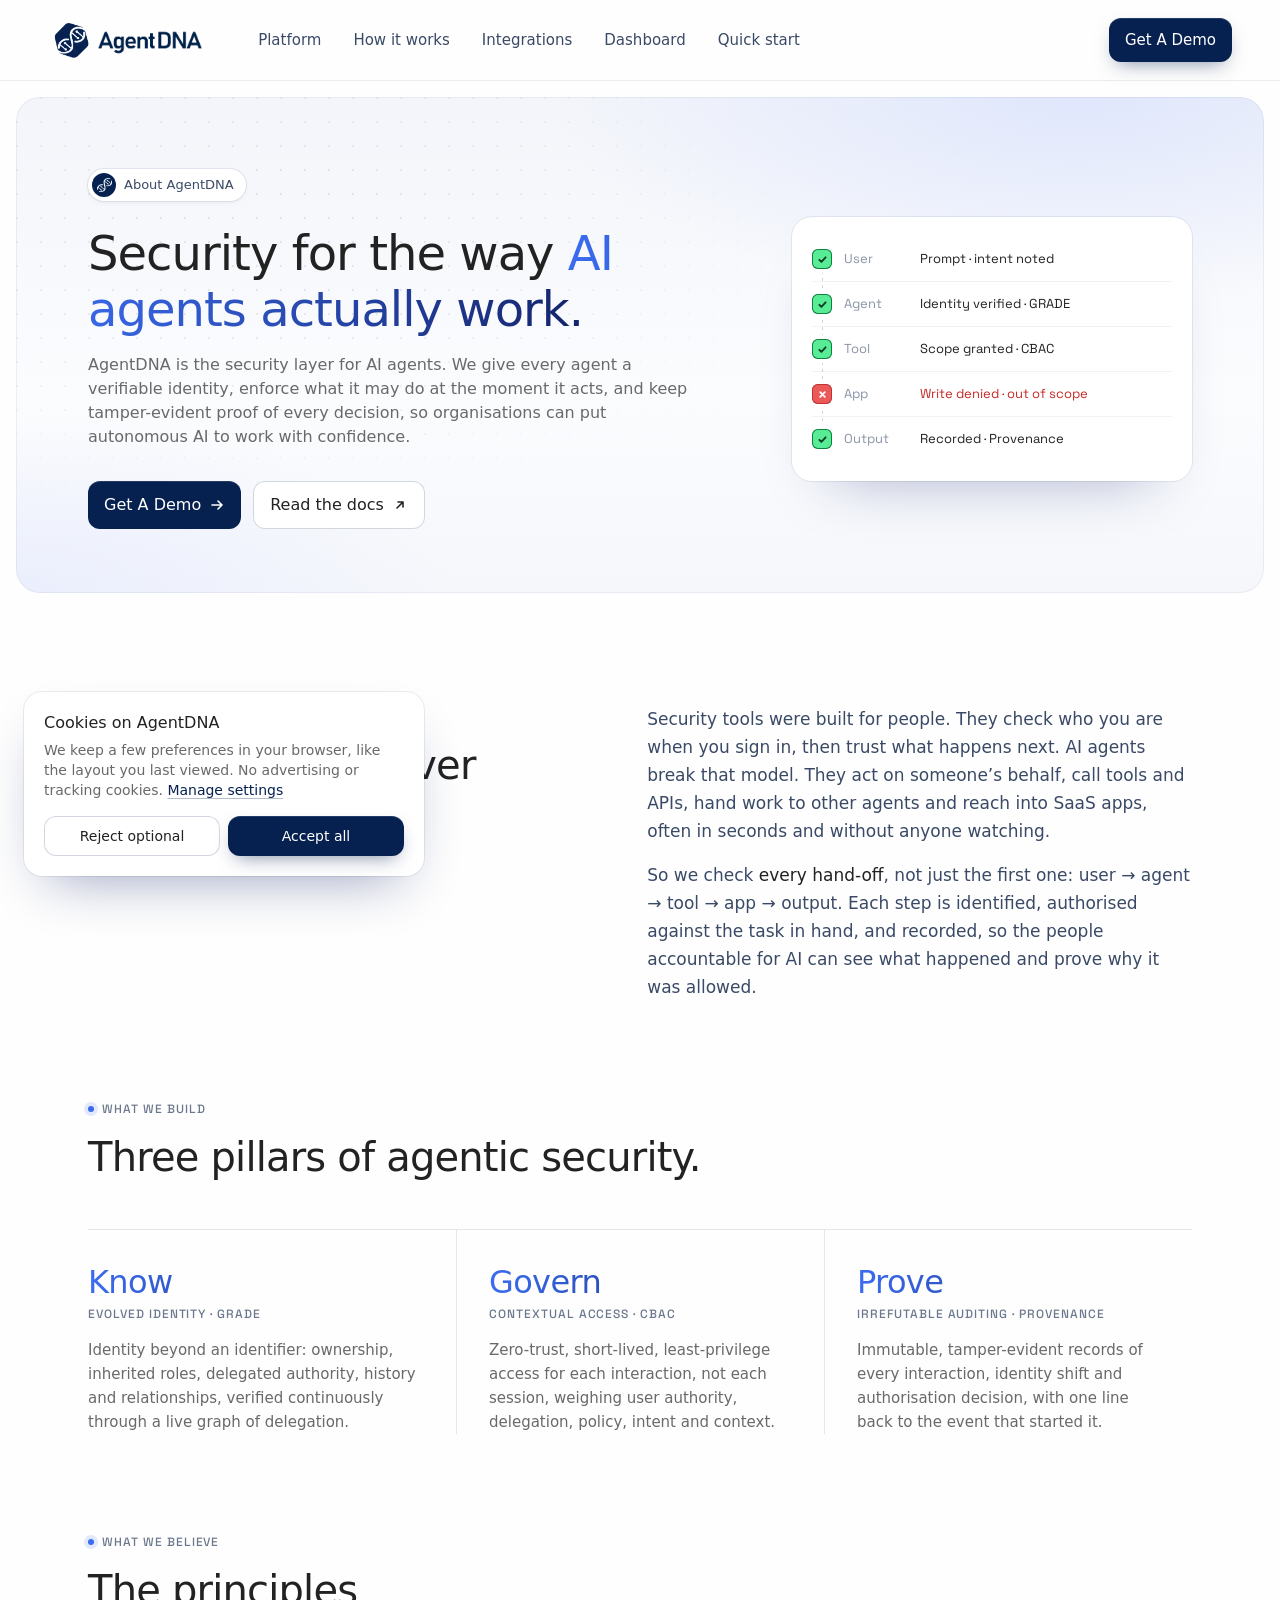
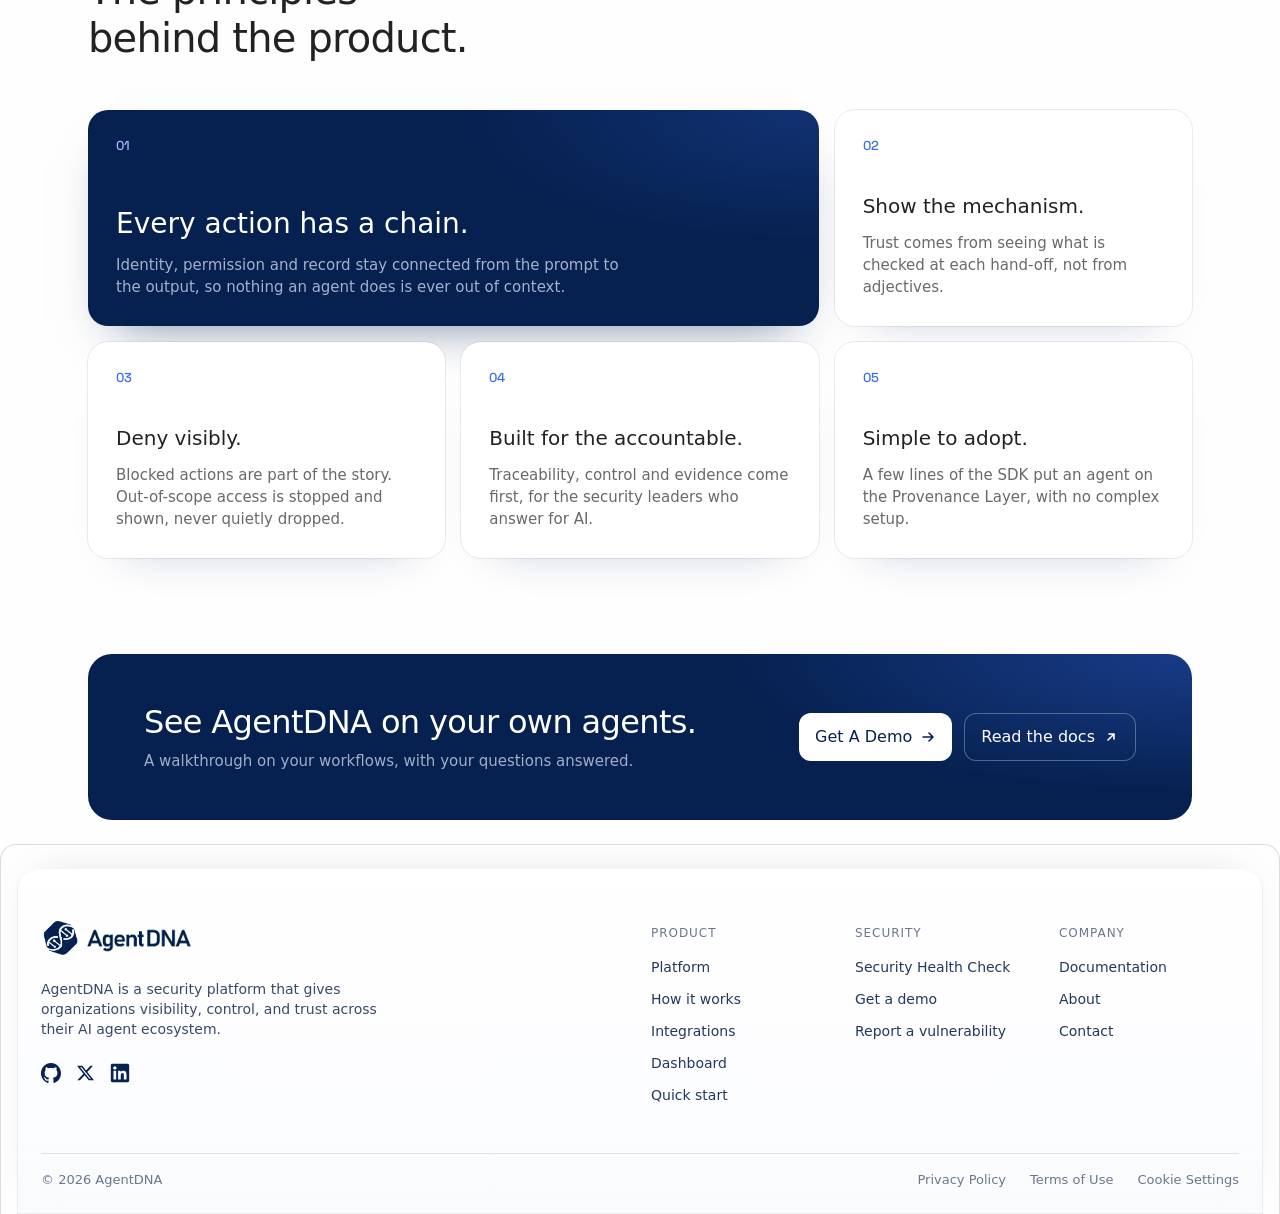
<file: about.html>
<!doctype html>
<html lang="en">
<head>
  <meta charset="utf-8">
  <meta name="viewport" content="width=device-width, initial-scale=1">
  <title>About | AgentDNA</title>
  <meta name="description" content="AgentDNA is the security layer for AI agents: verifiable identity, context-aware access and tamper-evident proof for every agent action. Learn why we exist and what we believe.">
  <link rel="canonical" href="https://agentdna.io/about">
  <meta name="robots" content="index, follow">
  <meta name="theme-color" content="#062150">
  <!-- Forced dark: only when the browser itself darkens pages (Chrome's Auto Dark, Samsung Internet's dark mode) does
       the site switch to its own dark styling (html.forced-dark, at the end of each stylesheet). Chrome reports its page
       colour, `canvas`, as dark even for a light page. Samsung Internet recolours pages without telling the page (no
       dark preference, `canvas` stays white), so it always gets the dark styling. A normal dark-mode setting elsewhere
       keeps the light site. Re-checked every 1.5s and on return to the tab, since turning
       Auto Dark on or off fires no event; a change is announced as `forceddarkchange` for the canvas drawings. -->
  <script>(function () { var root = document.documentElement, mq = window.matchMedia && matchMedia('(prefers-color-scheme: dark)'), samsung = /SamsungBrowser/i.test(navigator.userAgent); function forced() { if (samsung) return true; var d = document.createElement('div'); d.style.cssText = 'display:none;background-color:canvas;color-scheme:light'; root.appendChild(d); var c = getComputedStyle(d).backgroundColor; d.remove(); return !!c && c !== 'rgb(255, 255, 255)'; } function check() { try { var on = forced(); if (on !== root.classList.contains('forced-dark')) { root.classList.toggle('forced-dark', on); try { dispatchEvent(new CustomEvent('forceddarkchange', { detail: on })); } catch (e) {} } } catch (e) {} } check(); setInterval(check, 1500); document.addEventListener('visibilitychange', check); addEventListener('focus', check); if (mq && mq.addEventListener) mq.addEventListener('change', check); })();</script>
  <link rel="icon" href="favicon.ico?v=2" sizes="48x48">
  <link rel="icon" type="image/png" sizes="32x32" href="assets/favicon-32.png?v=2">
  <link rel="icon" type="image/png" sizes="192x192" href="assets/favicon-192.png?v=2">
  <link rel="apple-touch-icon" href="assets/apple-touch-icon.png?v=2">
  <meta property="og:type" content="website">
  <meta property="og:site_name" content="AgentDNA">
  <meta property="og:title" content="About | AgentDNA">
  <meta property="og:description" content="AgentDNA is the security layer for AI agents: verifiable identity, context-aware access and tamper-evident proof for every agent action. Learn why we exist and what we believe.">
  <meta property="og:image" content="https://agentdna.io/assets/og-image.png">
  <meta name="twitter:card" content="summary_large_image">
  <link rel="preconnect" href="https://fonts.googleapis.com">
  <link rel="preconnect" href="https://fonts.gstatic.com" crossorigin>
  <link rel="stylesheet" href="https://fonts.googleapis.com/css2?family=Google+Sans:wght@400;500&family=Google+Sans+Code:wght@400;500&display=swap">
  <link rel="stylesheet" href="https://fonts.googleapis.com/css2?family=Space+Grotesk:wght@400;500&display=swap">
  <link rel="stylesheet" href="styles.css">
  <script src="consent.js" defer></script>
  <link rel="stylesheet" href="pages.css">
</head>
<body class="page page--about">

  <!-- Nav (the landing page's own, its links pointing back to it) -->
  <header class="nav">
    <div class="nav__inner">
      <a class="brand" href="index.html" aria-label="AgentDNA home">
        <span class="emblem"><img src="assets/logo-emblem.png" alt=""></span>
        <img class="brand__name" src="assets/logo-wordmark.png" alt="AgentDNA">
      </a>
      <nav class="nav__links" id="navLinks">
        <a href="index.html#platform">Platform</a><a href="index.html#how-it-works">How it works</a><a href="index.html#integrations">Integrations</a><a href="index.html#product">Dashboard</a><a href="index.html#quick-start">Quick start</a>
      </nav>
      <a class="btn btn--primary nav__cta" href="demo.html">Get A Demo</a>
      <button class="nav__menu" type="button" aria-label="Menu" aria-expanded="false" aria-controls="navLinks"><span></span><span></span></button>
    </div>
  </header>

  <main>
    <section class="pg">
      <div class="pg__hero pg__hero--split">
        <div>
        <span class="eyebrow"><span class="eyebrow__mark"><img src="assets/logo-helix.png" alt=""></span>About AgentDNA</span>
        <h1 class="pg__title">Security for the way <span class="pg__accent">AI agents actually work.</span></h1>
        <p class="pg__lede">AgentDNA is the security layer for AI agents. We give every agent a verifiable identity, enforce what it may do at the moment it acts, and keep tamper-evident proof of every decision, so organisations can put autonomous AI to work with confidence.</p>
        <div class="pg__ctas">
          <a class="btn btn--primary" href="demo.html">Get A Demo <svg viewBox="0 0 16 16" aria-hidden="true"><path d="M3 8h10M9 4l4 4-4 4"/></svg></a>
          <a class="btn btn--outline" href="https://docs.agentdna.io" target="_blank" rel="noopener">Read the docs <svg viewBox="0 0 16 16" aria-hidden="true"><path d="M5 11 11 5M6 5h5v5"/></svg></a>
        </div>
        </div>
        <!-- every hand-off checked: the chain from the user's prompt to the output -->
        <ol class="ab-chain" aria-label="Every hand-off AgentDNA checks">
          <li><i><svg viewBox="0 0 12 12"><path d="M2.6 6.3l2.2 2.2 4.6-4.9"/></svg></i><span>User</span><b>Prompt · intent noted</b></li>
          <li><i><svg viewBox="0 0 12 12"><path d="M2.6 6.3l2.2 2.2 4.6-4.9"/></svg></i><span>Agent</span><b>Identity verified · GRADE</b></li>
          <li><i><svg viewBox="0 0 12 12"><path d="M2.6 6.3l2.2 2.2 4.6-4.9"/></svg></i><span>Tool</span><b>Scope granted · CBAC</b></li>
          <li class="is-deny"><i><svg viewBox="0 0 12 12"><path d="M3.5 3.5l5 5M8.5 3.5l-5 5"/></svg></i><span>App</span><b>Write denied · out of scope</b></li>
          <li><i><svg viewBox="0 0 12 12"><path d="M2.6 6.3l2.2 2.2 4.6-4.9"/></svg></i><span>Output</span><b>Recorded · Provenance</b></li>
        </ol>
      </div>
    </section>

    <section class="pg__section">
      <div class="pg__split">
        <div>
          <span class="pg__kicker">Why we exist</span>
          <h2 class="pg__h2">The login was never the hard part.</h2>
        </div>
        <div class="pg__prose">
          <p>Security tools were built for people. They check who you are when you sign in, then trust what happens next. AI agents break that model. They act on someone’s behalf, call tools and APIs, hand work to other agents and reach into SaaS apps, often in seconds and without anyone watching.</p>
          <p>So we check <strong>every hand-off</strong>, not just the first one: user → agent → tool → app → output. Each step is identified, authorised against the task in hand, and recorded, so the people accountable for AI can see what happened and prove why it was allowed.</p>
        </div>
      </div>
    </section>

    <section class="pg__section">
      <span class="pg__kicker">What we build</span>
      <h2 class="pg__h2">Three pillars of agentic security.</h2>
      <ul class="ab-pillars">
        <li><b>Know</b><small>Evolved Identity · GRADE</small><p>Identity beyond an identifier: ownership, inherited roles, delegated authority, history and relationships, verified continuously through a live graph of delegation.</p></li>
        <li><b>Govern</b><small>Contextual Access · CBAC</small><p>Zero-trust, short-lived, least-privilege access for each interaction, not each session, weighing user authority, delegation, policy, intent and context.</p></li>
        <li><b>Prove</b><small>Irrefutable Auditing · Provenance</small><p>Immutable, tamper-evident records of every interaction, identity shift and authorisation decision, with one line back to the event that started it.</p></li>
      </ul>
    </section>

    <section class="pg__section">
      <span class="pg__kicker">What we believe</span>
      <h2 class="pg__h2">The principles behind the product.</h2>
      <ol class="ab-principles">
        <li><i>01</i><b>Every action has a chain.</b><span>Identity, permission and record stay connected from the prompt to the output, so nothing an agent does is ever out of context.</span></li>
        <li><i>02</i><b>Show the mechanism.</b><span>Trust comes from seeing what is checked at each hand-off, not from adjectives.</span></li>
        <li><i>03</i><b>Deny visibly.</b><span>Blocked actions are part of the story. Out-of-scope access is stopped and shown, never quietly dropped.</span></li>
        <li><i>04</i><b>Built for the accountable.</b><span>Traceability, control and evidence come first, for the security leaders who answer for AI.</span></li>
        <li><i>05</i><b>Simple to adopt.</b><span>A few lines of the SDK put an agent on the Provenance Layer, with no complex setup.</span></li>
      </ol>
    </section>

    <section class="pg__section">
      <div class="pg__band">
        <div>
          <h2>See AgentDNA on your own agents.</h2>
          <p>A walkthrough on your workflows, with your questions answered.</p>
        </div>
        <div class="pg__ctas">
          <a class="btn btn--primary" href="demo.html">Get A Demo <svg viewBox="0 0 16 16" aria-hidden="true"><path d="M3 8h10M9 4l4 4-4 4"/></svg></a>
          <a class="btn btn--outline" href="https://docs.agentdna.io" target="_blank" rel="noopener">Read the docs <svg viewBox="0 0 16 16" aria-hidden="true"><path d="M5 11 11 5M6 5h5v5"/></svg></a>
        </div>
      </div>
    </section>

    <div class="closing closing--demo">
        <footer class="footer">
          <div class="footer__top">
            <div class="footer__about">
              <a class="brand" href="index.html" aria-label="AgentDNA home">
                <span class="emblem"><img src="assets/logo-emblem.png" alt=""></span>
                <img class="brand__name" src="assets/logo-wordmark.png" alt="AgentDNA">
              </a>
              <p>AgentDNA is a security platform that gives organizations visibility, control, and trust across their AI agent ecosystem.</p>
              <div class="social">
                <a href="https://github.com/agent-dna" target="_blank" rel="noopener" aria-label="AgentDNA on GitHub"><span class="gh"><img src="assets/github-fill.svg" alt=""></span></a>
                <a href="#" aria-label="Instagram" hidden><img src="assets/icon-instagram.svg" alt=""></a> <!-- hidden until there is an Instagram page -->
                <a href="https://x.com/Agent_DNA" target="_blank" rel="noopener" aria-label="AgentDNA on X"><img src="assets/icon-x.svg" alt=""></a>
                <a href="https://www.linkedin.com/company/agentdna" target="_blank" rel="noopener" aria-label="AgentDNA on LinkedIn"><img src="assets/icon-linkedin.svg" alt=""></a>
              </div>
            </div>
            <nav class="footer__col" aria-label="Product"><h4>Product</h4><a href="index.html#platform">Platform</a><a href="index.html#how-it-works">How it works</a><a href="index.html#integrations">Integrations</a><a href="index.html#product">Dashboard</a><a href="index.html#quick-start">Quick start</a></nav>
            <nav class="footer__col" aria-label="Security"><h4>Security</h4><a href="health-check.html">Security Health Check</a><a href="demo.html">Get a demo</a><a href="security.html">Report a vulnerability</a></nav>
            <nav class="footer__col" aria-label="Company"><h4>Company</h4><a href="https://docs.agentdna.io" target="_blank" rel="noopener">Documentation</a><a href="about.html" aria-current="page">About</a><a href="contact.html">Contact</a></nav>
          </div>
          <!-- ask an AI assistant about AgentDNA: each opens with the question filled in (hidden for now: remove `hidden` to show it) -->
          <div class="footer__ask" hidden>
            <span class="footer__ask-label">Ask AI about AgentDNA</span>
            <div class="ask"><a class="ask__tile" href="https://chatgpt.com/?q=What%20is%20AgentDNA%20%28agentdna.io%29%2C%20the%20security%20layer%20for%20AI%20agents%3F%20What%20does%20it%20do%20and%20how%20does%20it%20secure%20AI%20agents%3F" target="_blank" rel="noopener" aria-label="Ask ChatGPT about AgentDNA" title="ChatGPT"><svg viewBox="0 0 24 24" aria-hidden="true"><path d="M22.2819 9.8211a5.9847 5.9847 0 0 0-.5157-4.9108 6.0462 6.0462 0 0 0-6.5098-2.9A6.0651 6.0651 0 0 0 4.9807 4.1818a5.9847 5.9847 0 0 0-3.9977 2.9 6.0462 6.0462 0 0 0 .7427 7.0966 5.98 5.98 0 0 0 .511 4.9107 6.051 6.051 0 0 0 6.5146 2.9001A5.9847 5.9847 0 0 0 13.2599 24a6.0557 6.0557 0 0 0 5.7718-4.2058 5.9894 5.9894 0 0 0 3.9977-2.9001 6.0557 6.0557 0 0 0-.7475-7.0729zm-9.022 12.6081a4.4755 4.4755 0 0 1-2.8764-1.0408l.1419-.0804 4.7783-2.7582a.7948.7948 0 0 0 .3927-.6813v-6.7369l2.02 1.1686a.071.071 0 0 1 .038.052v5.5826a4.504 4.504 0 0 1-4.4945 4.4944zm-9.6607-4.1254a4.4708 4.4708 0 0 1-.5346-3.0137l.142.0852 4.783 2.7582a.7712.7712 0 0 0 .7806 0l5.8428-3.3685v2.3324a.0804.0804 0 0 1-.0332.0615L9.74 19.9502a4.4992 4.4992 0 0 1-6.1408-1.6464zM2.3408 7.8956a4.485 4.485 0 0 1 2.3655-1.9728V11.6a.7664.7664 0 0 0 .3879.6765l5.8144 3.3543-2.0201 1.1685a.0757.0757 0 0 1-.071 0l-4.8303-2.7865A4.504 4.504 0 0 1 2.3408 7.872zm16.5963 3.8558L13.1038 8.364 15.1192 7.2a.0757.0757 0 0 1 .071 0l4.8303 2.7913a4.4944 4.4944 0 0 1-.6765 8.1042v-5.6772a.79.79 0 0 0-.407-.667zm2.0107-3.0231l-.142-.0852-4.7735-2.7818a.7759.7759 0 0 0-.7854 0L9.409 9.2297V6.8974a.0662.0662 0 0 1 .0284-.0615l4.8303-2.7866a4.4992 4.4992 0 0 1 6.6802 4.66zM8.3065 12.863l-2.02-1.1638a.0804.0804 0 0 1-.038-.0567V6.0742a4.4992 4.4992 0 0 1 7.3757-3.4537l-.142.0805L8.704 5.459a.7948.7948 0 0 0-.3927.6813zm1.0976-2.3654l2.602-1.4998 2.6069 1.4998v2.9994l-2.5974 1.4997-2.6067-1.4997Z"/></svg></a><a class="ask__tile" href="https://claude.ai/new?q=What%20is%20AgentDNA%20%28agentdna.io%29%2C%20the%20security%20layer%20for%20AI%20agents%3F%20What%20does%20it%20do%20and%20how%20does%20it%20secure%20AI%20agents%3F" target="_blank" rel="noopener" aria-label="Ask Claude about AgentDNA" title="Claude"><svg viewBox="0 0 24 24" aria-hidden="true"><path d="M13.45 11.40L12.82 0.80A0.82 0.82 0 0 0 11.18 0.80L10.55 11.40ZM13.55 12.26L17.99 3.95A0.82 0.82 0 0 0 16.60 3.08L11.09 10.72ZM13.19 13.02L22.00 7.83A0.82 0.82 0 0 0 21.25 6.37L11.88 10.44ZM12.50 13.49L21.52 13.49A0.82 0.82 0 0 0 21.63 11.85L12.70 10.60ZM11.71 13.54L21.11 18.90A0.82 0.82 0 0 0 22.01 17.52L13.29 11.11ZM11.00 13.21L16.06 21.39A0.82 0.82 0 0 0 17.51 20.62L13.56 11.85ZM10.53 12.55L10.80 22.96A0.82 0.82 0 0 0 12.44 23.02L13.43 12.65ZM10.45 11.77L6.25 19.98A0.82 0.82 0 0 0 7.66 20.82L12.93 13.26ZM10.76 11.04L1.89 16.89A0.82 0.82 0 0 0 2.71 18.31L12.21 13.56ZM11.43 10.54L2.02 11.01A0.82 0.82 0 0 0 1.99 12.65L11.37 13.44ZM12.23 10.45L3.25 5.79A0.82 0.82 0 0 0 2.41 7.19L10.74 12.93ZM12.96 10.76L7.56 2.67A0.82 0.82 0 0 0 6.14 3.49L10.44 12.21ZM10.10 12a1.9 1.9 0 1 0 3.8 0a1.9 1.9 0 1 0 -3.8 0Z"/></svg></a><a class="ask__tile" href="https://www.perplexity.ai/search?q=What%20is%20AgentDNA%20%28agentdna.io%29%2C%20the%20security%20layer%20for%20AI%20agents%3F%20What%20does%20it%20do%20and%20how%20does%20it%20secure%20AI%20agents%3F" target="_blank" rel="noopener" aria-label="Ask Perplexity about AgentDNA" title="Perplexity"><svg viewBox="0 0 24 24" aria-hidden="true"><path d="M22.3977 7.0896h-2.3106V.0676l-7.5094 6.3542V.1577h-1.1554v6.1966L4.4904 0v7.0896H1.6023v10.3976h2.8882V24l6.932-6.3591v6.2005h1.1554v-6.0469l6.9318 6.1807v-6.4879h2.8882V7.0896zm-3.4657-4.531v4.531h-5.355l5.355-4.531zm-13.2862.0676 4.8691 4.4634H5.6458V2.6262zM2.7576 16.332V8.245h7.8476l-6.1149 6.1147v1.9723H2.7576zm2.8882 5.0404v-3.8852h.0001v-2.6488l5.7763-5.7764v7.0111l-5.7764 5.2993zm12.7086.0248-5.7766-5.1509V9.0618l5.7766 5.7766v6.5588zm2.8882-5.0652h-1.733v-1.9723L13.3948 8.245h7.8478v8.087z"/></svg></a><a class="ask__tile" href="https://www.google.com/search?udm=50&amp;q=What%20is%20AgentDNA%20%28agentdna.io%29%2C%20the%20security%20layer%20for%20AI%20agents%3F%20What%20does%20it%20do%20and%20how%20does%20it%20secure%20AI%20agents%3F" target="_blank" rel="noopener" aria-label="Ask Google AI Mode about AgentDNA" title="Google AI Mode"><svg viewBox="0 0 24 24" aria-hidden="true"><path d="M11.04 19.32Q12 21.51 12 24q0-2.49.93-4.68.96-2.19 2.58-3.81t3.81-2.55Q21.51 12 24 12q-2.49 0-4.68-.93a12.3 12.3 0 0 1-3.81-2.58 12.3 12.3 0 0 1-2.58-3.81Q12 2.49 12 0q0 2.49-.96 4.68-.93 2.19-2.55 3.81a12.3 12.3 0 0 1-3.81 2.58Q2.49 12 0 12q2.49 0 4.68.96 2.19.93 3.81 2.55t2.55 3.81"/></svg></a></div>
          </div>
          <div class="footer__bottom">
            <span>© 2026 AgentDNA</span>
            <nav><a href="privacy.html">Privacy Policy</a><a href="terms.html">Terms of Use</a><a href="cookies.html">Cookie Settings</a></nav>
        </div>
      </footer>

    </div>
  </main>

  <script src="site.js"></script>
</body>
</html>
</file>
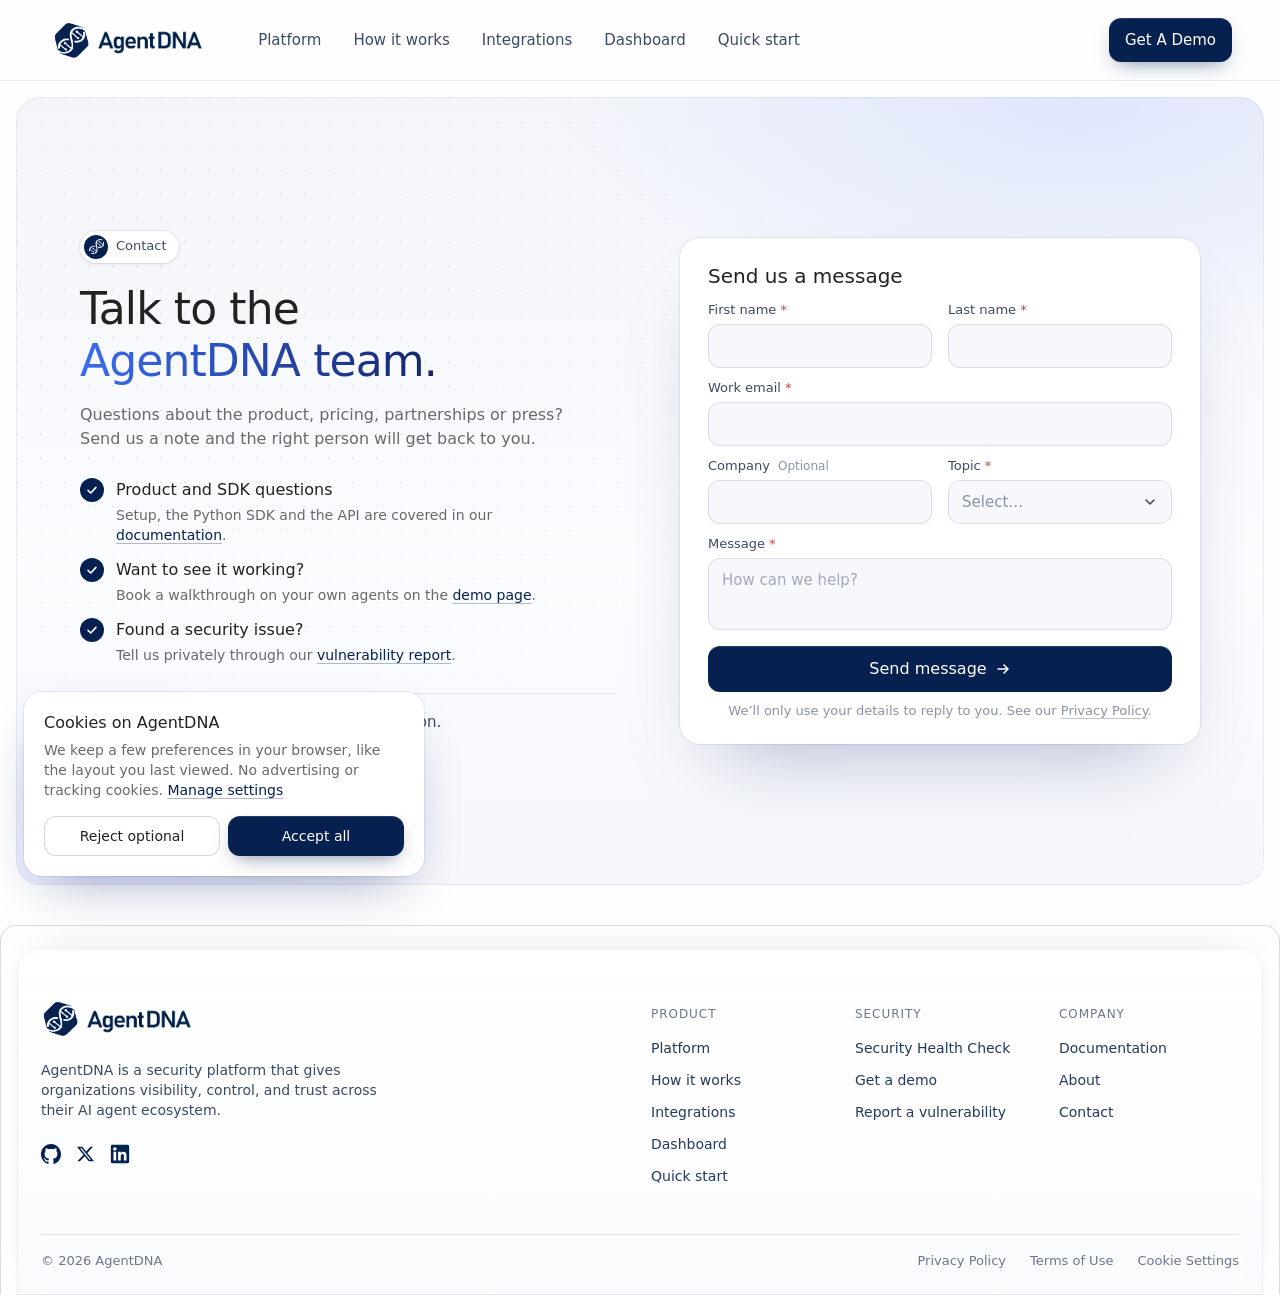
<file: contact.html>
<!doctype html>
<html lang="en">
<head>
  <meta charset="utf-8">
  <meta name="viewport" content="width=device-width, initial-scale=1">
  <title>Contact | AgentDNA</title>
  <meta name="description" content="Get in touch with the AgentDNA team about the product, pricing, partnerships, press or a privacy request.">
  <link rel="canonical" href="https://agentdna.io/contact">
  <meta name="robots" content="index, follow">
  <meta name="theme-color" content="#062150">
  <!-- Forced dark: only when the browser itself darkens pages (Chrome's Auto Dark, Samsung Internet's dark mode) does
       the site switch to its own dark styling (html.forced-dark, at the end of each stylesheet). Chrome reports its page
       colour, `canvas`, as dark even for a light page. Samsung Internet recolours pages without telling the page (no
       dark preference, `canvas` stays white), so it always gets the dark styling. A normal dark-mode setting elsewhere
       keeps the light site. Re-checked every 1.5s and on return to the tab, since turning
       Auto Dark on or off fires no event; a change is announced as `forceddarkchange` for the canvas drawings. -->
  <script>(function () { var root = document.documentElement, mq = window.matchMedia && matchMedia('(prefers-color-scheme: dark)'), samsung = /SamsungBrowser/i.test(navigator.userAgent); function forced() { if (samsung) return true; var d = document.createElement('div'); d.style.cssText = 'display:none;background-color:canvas;color-scheme:light'; root.appendChild(d); var c = getComputedStyle(d).backgroundColor; d.remove(); return !!c && c !== 'rgb(255, 255, 255)'; } function check() { try { var on = forced(); if (on !== root.classList.contains('forced-dark')) { root.classList.toggle('forced-dark', on); try { dispatchEvent(new CustomEvent('forceddarkchange', { detail: on })); } catch (e) {} } } catch (e) {} } check(); setInterval(check, 1500); document.addEventListener('visibilitychange', check); addEventListener('focus', check); if (mq && mq.addEventListener) mq.addEventListener('change', check); })();</script>
  <link rel="icon" href="favicon.ico?v=2" sizes="48x48">
  <link rel="icon" type="image/png" sizes="32x32" href="assets/favicon-32.png?v=2">
  <link rel="icon" type="image/png" sizes="192x192" href="assets/favicon-192.png?v=2">
  <link rel="apple-touch-icon" href="assets/apple-touch-icon.png?v=2">
  <meta property="og:type" content="website">
  <meta property="og:site_name" content="AgentDNA">
  <meta property="og:url" content="https://agentdna.io/contact">
  <meta property="og:title" content="Contact | AgentDNA">
  <meta property="og:description" content="Get in touch with the AgentDNA team.">
  <meta property="og:image" content="https://agentdna.io/assets/og-image.png">
  <meta name="twitter:card" content="summary_large_image">
  <link rel="preconnect" href="https://fonts.googleapis.com">
  <link rel="preconnect" href="https://fonts.gstatic.com" crossorigin>
  <link rel="stylesheet" href="https://fonts.googleapis.com/css2?family=Google+Sans:wght@400;500&family=Google+Sans+Code:wght@400;500&display=swap">
  <link rel="stylesheet" href="https://fonts.googleapis.com/css2?family=Space+Grotesk:wght@400;500&display=swap">
  <link rel="stylesheet" href="styles.css">
  <script src="consent.js" defer></script>
  <link rel="stylesheet" href="demo.css">
</head>
<body class="demo-page">

  <!-- Nav (the landing page's own, its links pointing back to it) -->
  <header class="nav">
    <div class="nav__inner">
      <a class="brand" href="index.html" aria-label="AgentDNA home">
        <span class="emblem"><img src="assets/logo-emblem.png" alt=""></span>
        <img class="brand__name" src="assets/logo-wordmark.png" alt="AgentDNA">
      </a>
      <nav class="nav__links" id="navLinks">
        <a href="index.html#platform">Platform</a><a href="index.html#how-it-works">How it works</a><a href="index.html#integrations">Integrations</a><a href="index.html#product">Dashboard</a><a href="index.html#quick-start">Quick start</a>
      </nav>
      <a class="btn btn--primary nav__cta" href="demo.html">Get A Demo</a>
      <button class="nav__menu" type="button" aria-label="Menu" aria-expanded="false" aria-controls="navLinks"><span></span><span></span></button>
    </div>
  </header>

  <main>
    <section class="demo">
      <div class="demo__card">
        <!-- the pitch -->
        <div class="demo__pitch">
          <span class="eyebrow demo__in" style="--d:0"><span class="eyebrow__mark"><img src="assets/logo-helix.png" alt=""></span>Contact</span>
          <h1 class="demo__title demo__in" style="--d:1">Talk to the <span class="demo__accent">AgentDNA team.</span></h1>
          <p class="demo__lede demo__in" style="--d:2">Questions about the product, pricing, partnerships or press? Send us a note and the right person will get back to you.</p>
          <ul class="demo__list">
            <li class="demo__in" style="--d:3"><i><svg viewBox="0 0 16 16" aria-hidden="true"><path d="M3.5 8.4 6.6 11.4 12.5 5"/></svg></i><div><b>Product and SDK questions</b><span>Setup, the Python SDK and the API are covered in our <a href="https://docs.agentdna.io" target="_blank" rel="noopener">documentation</a>.</span></div></li>
            <li class="demo__in" style="--d:4"><i><svg viewBox="0 0 16 16" aria-hidden="true"><path d="M3.5 8.4 6.6 11.4 12.5 5"/></svg></i><div><b>Want to see it working?</b><span>Book a walkthrough on your own agents on the <a href="demo.html">demo page</a>.</span></div></li>
            <li class="demo__in" style="--d:5"><i><svg viewBox="0 0 16 16" aria-hidden="true"><path d="M3.5 8.4 6.6 11.4 12.5 5"/></svg></i><div><b>Found a security issue?</b><span>Tell us privately through our <a href="security.html">vulnerability report</a>.</span></div></li>
          </ul>
          <!-- the three pillars, the hero's words in its gradient -->
          <div class="demo__pillars demo__in" style="--d:6" aria-hidden="true">
            <span><b>Know</b>Every Agent.</span><span><b>Govern</b>Every Interaction.</span><span><b>Prove</b>Every Decision.</span>
          </div>
        </div>

        <!-- the form -->
        <div class="demo__panel demo__in" style="--d:2">
          <form class="demo__form" id="demoForm" novalidate>
            <p class="demo__form-title">Send us a message</p>
            <div class="demo__row">
              <label class="field"><span>First name <em>*</em></span><input name="firstName" autocomplete="given-name" required></label>
              <label class="field"><span>Last name <em>*</em></span><input name="lastName" autocomplete="family-name" required></label>
            </div>
            <label class="field"><span>Work email <em>*</em></span><input name="email" type="email" autocomplete="email" inputmode="email" required></label>
            <div class="demo__row">
              <label class="field"><span>Company <small>Optional</small></span><input name="company" autocomplete="organization"></label>
              <label class="field field--select"><span>Topic <em>*</em></span>
                <select name="topic" required>
                  <option value="" selected disabled>Select…</option>
                  <option>Product question</option><option>Sales or pricing</option><option>Partnerships</option><option>Press</option><option>Privacy or data request</option><option>Something else</option>
                </select>
              </label>
            </div>
            <label class="field"><span>Message <em>*</em></span><textarea name="message" rows="4" required placeholder="How can we help?"></textarea></label>
            <div class="demo__submit">
              <button class="btn btn--primary" type="submit">Send message <svg viewBox="0 0 16 16" aria-hidden="true"><path d="M3 8h10M9 4l4 4-4 4"/></svg></button>
              <p class="demo__note">We’ll only use your details to reply to you. See our <a href="privacy.html">Privacy Policy</a>.</p>
            </div>
          </form>
          <!-- shown once the form is sent -->
          <div class="demo__done" id="demoDone" hidden tabindex="-1">
            <span class="demo__done-mark" aria-hidden="true"><img src="assets/logo-helix.png" alt=""></span>
            <p class="demo__done-title">Thanks<span id="demoName"></span>. We’ve got your message.</p>
            <p class="demo__done-body">We’ll reply to <b id="demoEmail"></b>.</p>
            <a class="btn btn--outline" href="index.html">Back to AgentDNA</a>
          </div>
        </div>
      </div>
    </section>

    <div class="closing closing--demo">
        <footer class="footer">
          <div class="footer__top">
            <div class="footer__about">
              <a class="brand" href="index.html" aria-label="AgentDNA home">
                <span class="emblem"><img src="assets/logo-emblem.png" alt=""></span>
                <img class="brand__name" src="assets/logo-wordmark.png" alt="AgentDNA">
              </a>
              <p>AgentDNA is a security platform that gives organizations visibility, control, and trust across their AI agent ecosystem.</p>
              <div class="social">
                <a href="https://github.com/agent-dna" target="_blank" rel="noopener" aria-label="AgentDNA on GitHub"><span class="gh"><img src="assets/github-fill.svg" alt=""></span></a>
                <a href="#" aria-label="Instagram" hidden><img src="assets/icon-instagram.svg" alt=""></a> <!-- hidden until there is an Instagram page -->
                <a href="https://x.com/Agent_DNA" target="_blank" rel="noopener" aria-label="AgentDNA on X"><img src="assets/icon-x.svg" alt=""></a>
                <a href="https://www.linkedin.com/company/agentdna" target="_blank" rel="noopener" aria-label="AgentDNA on LinkedIn"><img src="assets/icon-linkedin.svg" alt=""></a>
              </div>
            </div>
            <nav class="footer__col" aria-label="Product"><h4>Product</h4><a href="index.html#platform">Platform</a><a href="index.html#how-it-works">How it works</a><a href="index.html#integrations">Integrations</a><a href="index.html#product">Dashboard</a><a href="index.html#quick-start">Quick start</a></nav>
            <nav class="footer__col" aria-label="Security"><h4>Security</h4><a href="health-check.html">Security Health Check</a><a href="demo.html">Get a demo</a><a href="security.html">Report a vulnerability</a></nav>
            <nav class="footer__col" aria-label="Company"><h4>Company</h4><a href="https://docs.agentdna.io" target="_blank" rel="noopener">Documentation</a><a href="about.html">About</a><a href="contact.html" aria-current="page">Contact</a></nav>
          </div>
          <!-- ask an AI assistant about AgentDNA: each opens with the question filled in (hidden for now: remove `hidden` to show it) -->
          <div class="footer__ask" hidden>
            <span class="footer__ask-label">Ask AI about AgentDNA</span>
            <div class="ask"><a class="ask__tile" href="https://chatgpt.com/?q=What%20is%20AgentDNA%20%28agentdna.io%29%2C%20the%20security%20layer%20for%20AI%20agents%3F%20What%20does%20it%20do%20and%20how%20does%20it%20secure%20AI%20agents%3F" target="_blank" rel="noopener" aria-label="Ask ChatGPT about AgentDNA" title="ChatGPT"><svg viewBox="0 0 24 24" aria-hidden="true"><path d="M22.2819 9.8211a5.9847 5.9847 0 0 0-.5157-4.9108 6.0462 6.0462 0 0 0-6.5098-2.9A6.0651 6.0651 0 0 0 4.9807 4.1818a5.9847 5.9847 0 0 0-3.9977 2.9 6.0462 6.0462 0 0 0 .7427 7.0966 5.98 5.98 0 0 0 .511 4.9107 6.051 6.051 0 0 0 6.5146 2.9001A5.9847 5.9847 0 0 0 13.2599 24a6.0557 6.0557 0 0 0 5.7718-4.2058 5.9894 5.9894 0 0 0 3.9977-2.9001 6.0557 6.0557 0 0 0-.7475-7.0729zm-9.022 12.6081a4.4755 4.4755 0 0 1-2.8764-1.0408l.1419-.0804 4.7783-2.7582a.7948.7948 0 0 0 .3927-.6813v-6.7369l2.02 1.1686a.071.071 0 0 1 .038.052v5.5826a4.504 4.504 0 0 1-4.4945 4.4944zm-9.6607-4.1254a4.4708 4.4708 0 0 1-.5346-3.0137l.142.0852 4.783 2.7582a.7712.7712 0 0 0 .7806 0l5.8428-3.3685v2.3324a.0804.0804 0 0 1-.0332.0615L9.74 19.9502a4.4992 4.4992 0 0 1-6.1408-1.6464zM2.3408 7.8956a4.485 4.485 0 0 1 2.3655-1.9728V11.6a.7664.7664 0 0 0 .3879.6765l5.8144 3.3543-2.0201 1.1685a.0757.0757 0 0 1-.071 0l-4.8303-2.7865A4.504 4.504 0 0 1 2.3408 7.872zm16.5963 3.8558L13.1038 8.364 15.1192 7.2a.0757.0757 0 0 1 .071 0l4.8303 2.7913a4.4944 4.4944 0 0 1-.6765 8.1042v-5.6772a.79.79 0 0 0-.407-.667zm2.0107-3.0231l-.142-.0852-4.7735-2.7818a.7759.7759 0 0 0-.7854 0L9.409 9.2297V6.8974a.0662.0662 0 0 1 .0284-.0615l4.8303-2.7866a4.4992 4.4992 0 0 1 6.6802 4.66zM8.3065 12.863l-2.02-1.1638a.0804.0804 0 0 1-.038-.0567V6.0742a4.4992 4.4992 0 0 1 7.3757-3.4537l-.142.0805L8.704 5.459a.7948.7948 0 0 0-.3927.6813zm1.0976-2.3654l2.602-1.4998 2.6069 1.4998v2.9994l-2.5974 1.4997-2.6067-1.4997Z"/></svg></a><a class="ask__tile" href="https://claude.ai/new?q=What%20is%20AgentDNA%20%28agentdna.io%29%2C%20the%20security%20layer%20for%20AI%20agents%3F%20What%20does%20it%20do%20and%20how%20does%20it%20secure%20AI%20agents%3F" target="_blank" rel="noopener" aria-label="Ask Claude about AgentDNA" title="Claude"><svg viewBox="0 0 24 24" aria-hidden="true"><path d="M13.45 11.40L12.82 0.80A0.82 0.82 0 0 0 11.18 0.80L10.55 11.40ZM13.55 12.26L17.99 3.95A0.82 0.82 0 0 0 16.60 3.08L11.09 10.72ZM13.19 13.02L22.00 7.83A0.82 0.82 0 0 0 21.25 6.37L11.88 10.44ZM12.50 13.49L21.52 13.49A0.82 0.82 0 0 0 21.63 11.85L12.70 10.60ZM11.71 13.54L21.11 18.90A0.82 0.82 0 0 0 22.01 17.52L13.29 11.11ZM11.00 13.21L16.06 21.39A0.82 0.82 0 0 0 17.51 20.62L13.56 11.85ZM10.53 12.55L10.80 22.96A0.82 0.82 0 0 0 12.44 23.02L13.43 12.65ZM10.45 11.77L6.25 19.98A0.82 0.82 0 0 0 7.66 20.82L12.93 13.26ZM10.76 11.04L1.89 16.89A0.82 0.82 0 0 0 2.71 18.31L12.21 13.56ZM11.43 10.54L2.02 11.01A0.82 0.82 0 0 0 1.99 12.65L11.37 13.44ZM12.23 10.45L3.25 5.79A0.82 0.82 0 0 0 2.41 7.19L10.74 12.93ZM12.96 10.76L7.56 2.67A0.82 0.82 0 0 0 6.14 3.49L10.44 12.21ZM10.10 12a1.9 1.9 0 1 0 3.8 0a1.9 1.9 0 1 0 -3.8 0Z"/></svg></a><a class="ask__tile" href="https://www.perplexity.ai/search?q=What%20is%20AgentDNA%20%28agentdna.io%29%2C%20the%20security%20layer%20for%20AI%20agents%3F%20What%20does%20it%20do%20and%20how%20does%20it%20secure%20AI%20agents%3F" target="_blank" rel="noopener" aria-label="Ask Perplexity about AgentDNA" title="Perplexity"><svg viewBox="0 0 24 24" aria-hidden="true"><path d="M22.3977 7.0896h-2.3106V.0676l-7.5094 6.3542V.1577h-1.1554v6.1966L4.4904 0v7.0896H1.6023v10.3976h2.8882V24l6.932-6.3591v6.2005h1.1554v-6.0469l6.9318 6.1807v-6.4879h2.8882V7.0896zm-3.4657-4.531v4.531h-5.355l5.355-4.531zm-13.2862.0676 4.8691 4.4634H5.6458V2.6262zM2.7576 16.332V8.245h7.8476l-6.1149 6.1147v1.9723H2.7576zm2.8882 5.0404v-3.8852h.0001v-2.6488l5.7763-5.7764v7.0111l-5.7764 5.2993zm12.7086.0248-5.7766-5.1509V9.0618l5.7766 5.7766v6.5588zm2.8882-5.0652h-1.733v-1.9723L13.3948 8.245h7.8478v8.087z"/></svg></a><a class="ask__tile" href="https://www.google.com/search?udm=50&amp;q=What%20is%20AgentDNA%20%28agentdna.io%29%2C%20the%20security%20layer%20for%20AI%20agents%3F%20What%20does%20it%20do%20and%20how%20does%20it%20secure%20AI%20agents%3F" target="_blank" rel="noopener" aria-label="Ask Google AI Mode about AgentDNA" title="Google AI Mode"><svg viewBox="0 0 24 24" aria-hidden="true"><path d="M11.04 19.32Q12 21.51 12 24q0-2.49.93-4.68.96-2.19 2.58-3.81t3.81-2.55Q21.51 12 24 12q-2.49 0-4.68-.93a12.3 12.3 0 0 1-3.81-2.58 12.3 12.3 0 0 1-2.58-3.81Q12 2.49 12 0q0 2.49-.96 4.68-.93 2.19-2.55 3.81a12.3 12.3 0 0 1-3.81 2.58Q2.49 12 0 12q2.49 0 4.68.96 2.19.93 3.81 2.55t2.55 3.81"/></svg></a></div>
          </div>
          <div class="footer__bottom">
            <span>© 2026 AgentDNA</span>
            <nav><a href="privacy.html">Privacy Policy</a><a href="terms.html">Terms of Use</a><a href="cookies.html">Cookie Settings</a></nav>
        </div>
      </footer>

    </div>
  </main>


  <script src="site.js"></script>
  <script src="demo.js"></script>
  <script src="thanks.js"></script>
</body>
</html>
</file>
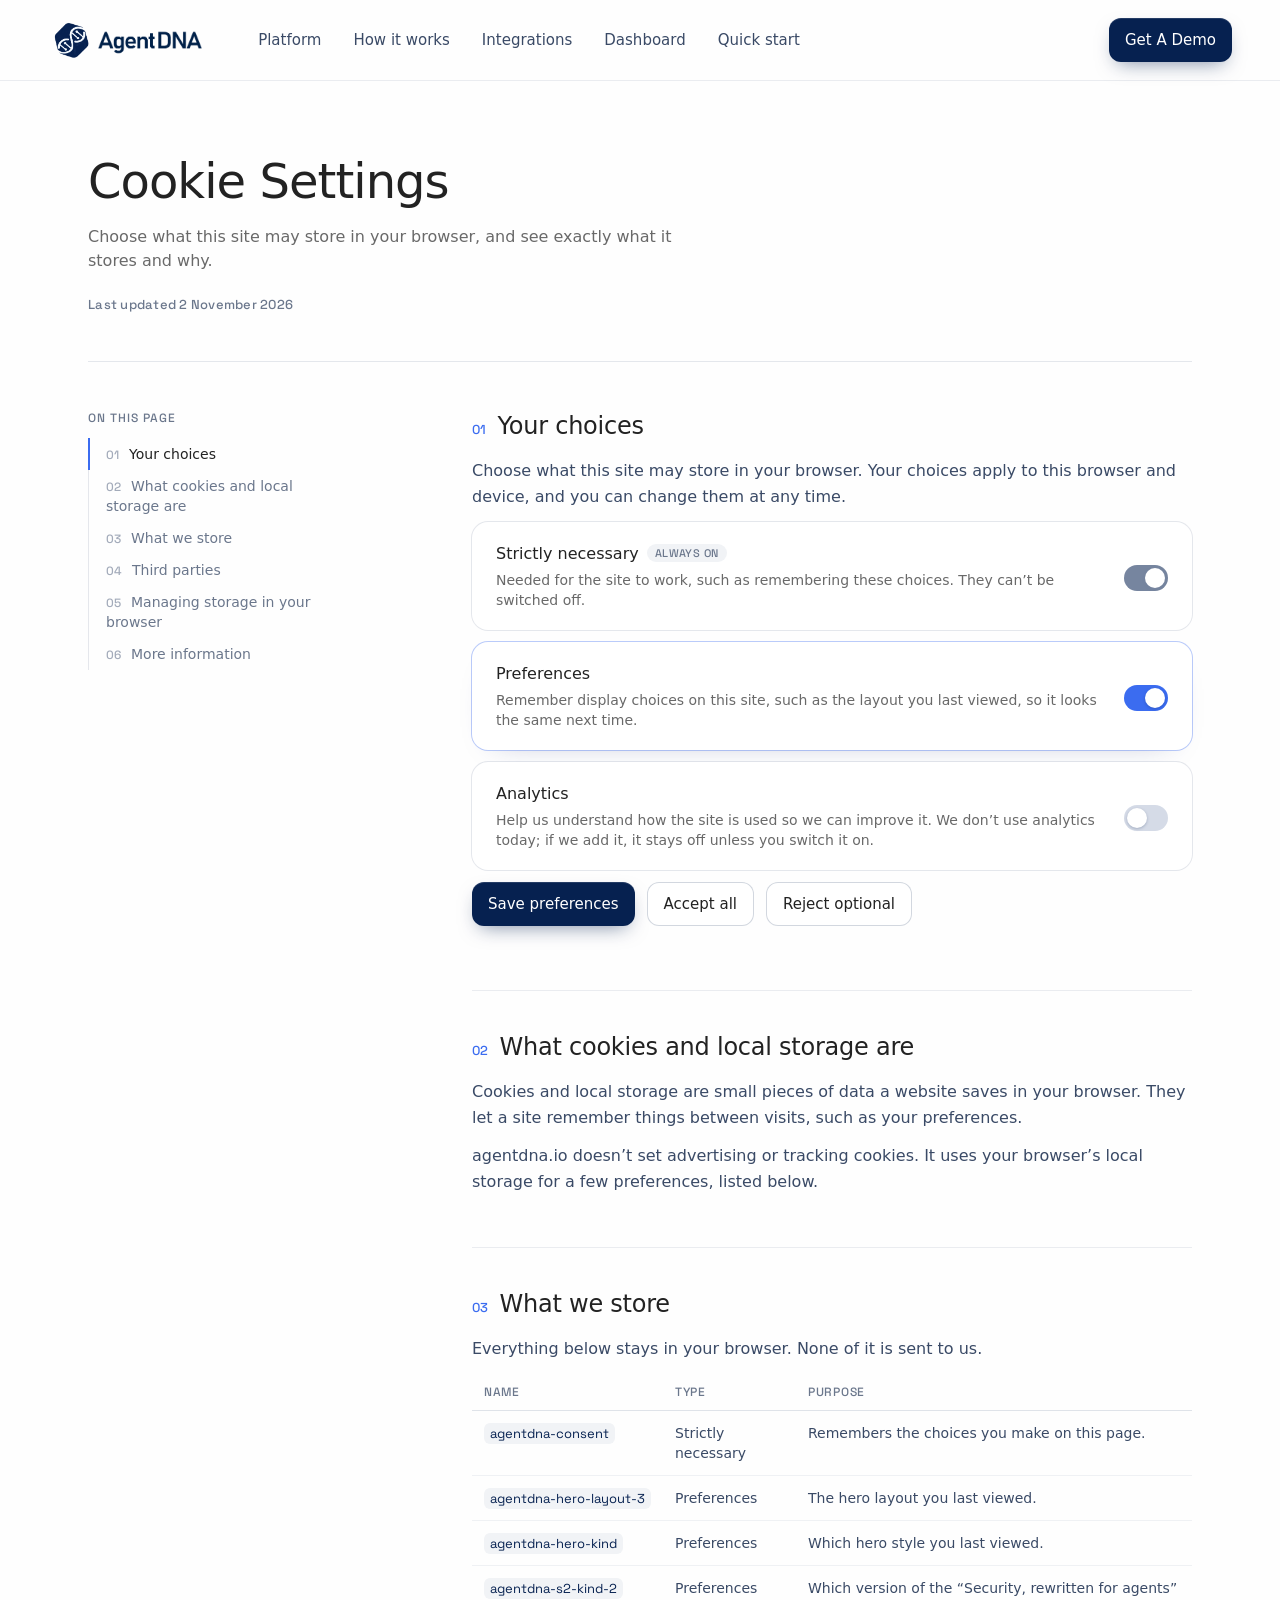
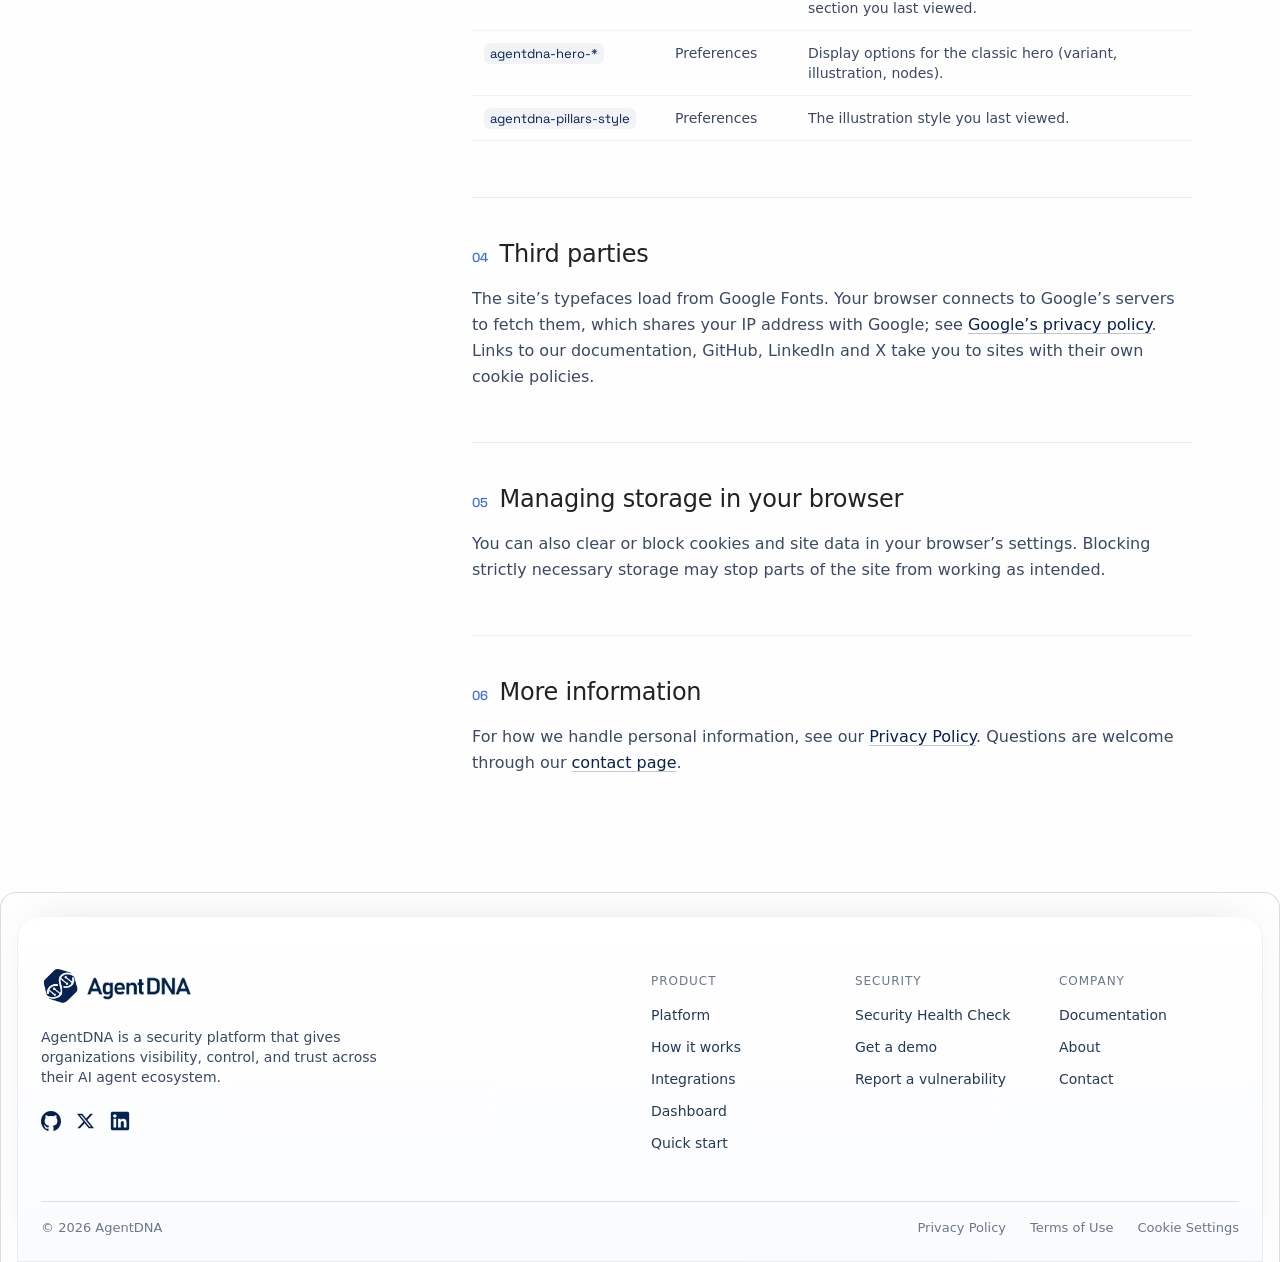
<file: cookies.html>
<!doctype html>
<html lang="en">
<head>
  <meta charset="utf-8">
  <meta name="viewport" content="width=device-width, initial-scale=1">
  <title>Cookie Settings | AgentDNA</title>
  <meta name="description" content="Choose what agentdna.io may store in your browser, and see exactly what is stored and why.">
  <link rel="canonical" href="https://agentdna.io/cookies">
  <meta name="robots" content="index, follow">
  <meta name="theme-color" content="#062150">
  <!-- Forced dark: only when the browser itself darkens pages (Chrome's Auto Dark, Samsung Internet's dark mode) does
       the site switch to its own dark styling (html.forced-dark, at the end of each stylesheet). Chrome reports its page
       colour, `canvas`, as dark even for a light page. Samsung Internet recolours pages without telling the page (no
       dark preference, `canvas` stays white), so it always gets the dark styling. A normal dark-mode setting elsewhere
       keeps the light site. Re-checked every 1.5s and on return to the tab, since turning
       Auto Dark on or off fires no event; a change is announced as `forceddarkchange` for the canvas drawings. -->
  <script>(function () { var root = document.documentElement, mq = window.matchMedia && matchMedia('(prefers-color-scheme: dark)'), samsung = /SamsungBrowser/i.test(navigator.userAgent); function forced() { if (samsung) return true; var d = document.createElement('div'); d.style.cssText = 'display:none;background-color:canvas;color-scheme:light'; root.appendChild(d); var c = getComputedStyle(d).backgroundColor; d.remove(); return !!c && c !== 'rgb(255, 255, 255)'; } function check() { try { var on = forced(); if (on !== root.classList.contains('forced-dark')) { root.classList.toggle('forced-dark', on); try { dispatchEvent(new CustomEvent('forceddarkchange', { detail: on })); } catch (e) {} } } catch (e) {} } check(); setInterval(check, 1500); document.addEventListener('visibilitychange', check); addEventListener('focus', check); if (mq && mq.addEventListener) mq.addEventListener('change', check); })();</script>
  <link rel="icon" href="favicon.ico?v=2" sizes="48x48">
  <link rel="icon" type="image/png" sizes="32x32" href="assets/favicon-32.png?v=2">
  <link rel="icon" type="image/png" sizes="192x192" href="assets/favicon-192.png?v=2">
  <link rel="apple-touch-icon" href="assets/apple-touch-icon.png?v=2">
  <meta property="og:type" content="website">
  <meta property="og:site_name" content="AgentDNA">
  <meta property="og:title" content="Cookie Settings | AgentDNA">
  <meta property="og:description" content="Choose what agentdna.io may store in your browser, and see exactly what is stored and why.">
  <meta property="og:image" content="https://agentdna.io/assets/og-image.png">
  <meta name="twitter:card" content="summary_large_image">
  <link rel="preconnect" href="https://fonts.googleapis.com">
  <link rel="preconnect" href="https://fonts.gstatic.com" crossorigin>
  <link rel="stylesheet" href="https://fonts.googleapis.com/css2?family=Google+Sans:wght@400;500&family=Google+Sans+Code:wght@400;500&display=swap">
  <link rel="stylesheet" href="https://fonts.googleapis.com/css2?family=Space+Grotesk:wght@400;500&display=swap">
  <link rel="stylesheet" href="styles.css">
  <script src="consent.js" defer></script>
  <link rel="stylesheet" href="pages.css">
</head>
<body class="page page--cookies">

  <!-- Nav (the landing page's own, its links pointing back to it) -->
  <header class="nav">
    <div class="nav__inner">
      <a class="brand" href="index.html" aria-label="AgentDNA home">
        <span class="emblem"><img src="assets/logo-emblem.png" alt=""></span>
        <img class="brand__name" src="assets/logo-wordmark.png" alt="AgentDNA">
      </a>
      <nav class="nav__links" id="navLinks">
        <a href="index.html#platform">Platform</a><a href="index.html#how-it-works">How it works</a><a href="index.html#integrations">Integrations</a><a href="index.html#product">Dashboard</a><a href="index.html#quick-start">Quick start</a>
      </nav>
      <a class="btn btn--primary nav__cta" href="demo.html">Get A Demo</a>
      <button class="nav__menu" type="button" aria-label="Menu" aria-expanded="false" aria-controls="navLinks"><span></span><span></span></button>
    </div>
  </header>

  <main>
    <header class="lg__head">
      <h1 class="lg__title">Cookie Settings</h1>
      <p class="pg__lede">Choose what this site may store in your browser, and see exactly what it stores and why.</p>
      <p class="pg__meta">Last updated 2 November 2026</p>
    </header>

    <div class="lg">
      <nav class="lg__toc" aria-label="On this page">
        <p>On this page</p>
        <ol><li><a href="#choices">Your choices</a></li><li><a href="#what">What cookies and local storage are</a></li><li><a href="#stored">What we store</a></li><li><a href="#third">Third parties</a></li><li><a href="#manage">Managing storage in your browser</a></li><li><a href="#more">More information</a></li></ol>
      </nav>
      <article class="lg__doc">
          <section id="choices">
            <h2>Your choices</h2>
            <p>Choose what this site may store in your browser. Your choices apply to this browser and device, and you can change them at any time.</p>
            <form class="ck" id="ckForm">
              <label class="ck__row">
                <div><b>Strictly necessary<em>Always on</em></b><span>Needed for the site to work, such as remembering these choices. They can’t be switched off.</span></div>
                <span class="switch"><input type="checkbox" name="necessary" role="switch" checked disabled aria-label="Strictly necessary"><i></i></span>
              </label>
              <label class="ck__row">
                <div><b>Preferences</b><span>Remember display choices on this site, such as the layout you last viewed, so it looks the same next time.</span></div>
                <span class="switch"><input type="checkbox" name="preferences" role="switch" checked aria-label="Preferences"><i></i></span>
              </label>
              <label class="ck__row">
                <div><b>Analytics</b><span>Help us understand how the site is used so we can improve it. We don’t use analytics today; if we add it, it stays off unless you switch it on.</span></div>
                <span class="switch"><input type="checkbox" name="analytics" role="switch" aria-label="Analytics"><i></i></span>
              </label>
              <div class="ck__actions">
                <button class="btn btn--primary" type="submit">Save preferences</button>
                <button class="btn btn--outline" type="button" data-all="on">Accept all</button>
                <button class="btn btn--outline" type="button" data-all="off">Reject optional</button>
                <span class="ck__saved" role="status"><svg viewBox="0 0 16 16" aria-hidden="true"><path d="M3.5 8.4 6.6 11.4 12.5 5"/></svg>Preferences saved</span>
              </div>
            </form>
          </section>
          <section id="what">
            <h2>What cookies and local storage are</h2>
            <p>Cookies and local storage are small pieces of data a website saves in your browser. They let a site remember things between visits, such as your preferences.</p>
            <p>agentdna.io doesn’t set advertising or tracking cookies. It uses your browser’s local storage for a few preferences, listed below.</p>
          </section>
          <section id="stored">
            <h2>What we store</h2>
            <p>Everything below stays in your browser. None of it is sent to us.</p>
            <table class="lg__table"><thead><tr><th>Name</th><th>Type</th><th>Purpose</th></tr></thead><tbody><tr><td><code>agentdna-consent</code></td><td>Strictly necessary</td><td>Remembers the choices you make on this page.</td></tr><tr><td><code>agentdna-hero-layout-3</code></td><td>Preferences</td><td>The hero layout you last viewed.</td></tr><tr><td><code>agentdna-hero-kind</code></td><td>Preferences</td><td>Which hero style you last viewed.</td></tr><tr><td><code>agentdna-s2-kind-2</code></td><td>Preferences</td><td>Which version of the “Security, rewritten for agents” section you last viewed.</td></tr><tr><td><code>agentdna-hero-*</code></td><td>Preferences</td><td>Display options for the classic hero (variant, illustration, nodes).</td></tr><tr><td><code>agentdna-pillars-style</code></td><td>Preferences</td><td>The illustration style you last viewed.</td></tr></tbody></table>
          </section>
          <section id="third">
            <h2>Third parties</h2>
            <p>The site’s typefaces load from Google Fonts. Your browser connects to Google’s servers to fetch them, which shares your IP address with Google; see <a href="https://policies.google.com/privacy" target="_blank" rel="noopener">Google’s privacy policy</a>. Links to our documentation, GitHub, LinkedIn and X take you to sites with their own cookie policies.</p>
          </section>
          <section id="manage">
            <h2>Managing storage in your browser</h2>
            <p>You can also clear or block cookies and site data in your browser’s settings. Blocking strictly necessary storage may stop parts of the site from working as intended.</p>
          </section>
          <section id="more">
            <h2>More information</h2>
            <p>For how we handle personal information, see our <a href="privacy.html">Privacy Policy</a>. Questions are welcome through our <a href="contact.html">contact page</a>.</p>
          </section>
      </article>
    </div>

    <div class="closing closing--demo">
        <footer class="footer">
          <div class="footer__top">
            <div class="footer__about">
              <a class="brand" href="index.html" aria-label="AgentDNA home">
                <span class="emblem"><img src="assets/logo-emblem.png" alt=""></span>
                <img class="brand__name" src="assets/logo-wordmark.png" alt="AgentDNA">
              </a>
              <p>AgentDNA is a security platform that gives organizations visibility, control, and trust across their AI agent ecosystem.</p>
              <div class="social">
                <a href="https://github.com/agent-dna" target="_blank" rel="noopener" aria-label="AgentDNA on GitHub"><span class="gh"><img src="assets/github-fill.svg" alt=""></span></a>
                <a href="#" aria-label="Instagram" hidden><img src="assets/icon-instagram.svg" alt=""></a> <!-- hidden until there is an Instagram page -->
                <a href="https://x.com/Agent_DNA" target="_blank" rel="noopener" aria-label="AgentDNA on X"><img src="assets/icon-x.svg" alt=""></a>
                <a href="https://www.linkedin.com/company/agentdna" target="_blank" rel="noopener" aria-label="AgentDNA on LinkedIn"><img src="assets/icon-linkedin.svg" alt=""></a>
              </div>
            </div>
            <nav class="footer__col" aria-label="Product"><h4>Product</h4><a href="index.html#platform">Platform</a><a href="index.html#how-it-works">How it works</a><a href="index.html#integrations">Integrations</a><a href="index.html#product">Dashboard</a><a href="index.html#quick-start">Quick start</a></nav>
            <nav class="footer__col" aria-label="Security"><h4>Security</h4><a href="health-check.html">Security Health Check</a><a href="demo.html">Get a demo</a><a href="security.html">Report a vulnerability</a></nav>
            <nav class="footer__col" aria-label="Company"><h4>Company</h4><a href="https://docs.agentdna.io" target="_blank" rel="noopener">Documentation</a><a href="about.html">About</a><a href="contact.html">Contact</a></nav>
          </div>
          <!-- ask an AI assistant about AgentDNA: each opens with the question filled in (hidden for now: remove `hidden` to show it) -->
          <div class="footer__ask" hidden>
            <span class="footer__ask-label">Ask AI about AgentDNA</span>
            <div class="ask"><a class="ask__tile" href="https://chatgpt.com/?q=What%20is%20AgentDNA%20%28agentdna.io%29%2C%20the%20security%20layer%20for%20AI%20agents%3F%20What%20does%20it%20do%20and%20how%20does%20it%20secure%20AI%20agents%3F" target="_blank" rel="noopener" aria-label="Ask ChatGPT about AgentDNA" title="ChatGPT"><svg viewBox="0 0 24 24" aria-hidden="true"><path d="M22.2819 9.8211a5.9847 5.9847 0 0 0-.5157-4.9108 6.0462 6.0462 0 0 0-6.5098-2.9A6.0651 6.0651 0 0 0 4.9807 4.1818a5.9847 5.9847 0 0 0-3.9977 2.9 6.0462 6.0462 0 0 0 .7427 7.0966 5.98 5.98 0 0 0 .511 4.9107 6.051 6.051 0 0 0 6.5146 2.9001A5.9847 5.9847 0 0 0 13.2599 24a6.0557 6.0557 0 0 0 5.7718-4.2058 5.9894 5.9894 0 0 0 3.9977-2.9001 6.0557 6.0557 0 0 0-.7475-7.0729zm-9.022 12.6081a4.4755 4.4755 0 0 1-2.8764-1.0408l.1419-.0804 4.7783-2.7582a.7948.7948 0 0 0 .3927-.6813v-6.7369l2.02 1.1686a.071.071 0 0 1 .038.052v5.5826a4.504 4.504 0 0 1-4.4945 4.4944zm-9.6607-4.1254a4.4708 4.4708 0 0 1-.5346-3.0137l.142.0852 4.783 2.7582a.7712.7712 0 0 0 .7806 0l5.8428-3.3685v2.3324a.0804.0804 0 0 1-.0332.0615L9.74 19.9502a4.4992 4.4992 0 0 1-6.1408-1.6464zM2.3408 7.8956a4.485 4.485 0 0 1 2.3655-1.9728V11.6a.7664.7664 0 0 0 .3879.6765l5.8144 3.3543-2.0201 1.1685a.0757.0757 0 0 1-.071 0l-4.8303-2.7865A4.504 4.504 0 0 1 2.3408 7.872zm16.5963 3.8558L13.1038 8.364 15.1192 7.2a.0757.0757 0 0 1 .071 0l4.8303 2.7913a4.4944 4.4944 0 0 1-.6765 8.1042v-5.6772a.79.79 0 0 0-.407-.667zm2.0107-3.0231l-.142-.0852-4.7735-2.7818a.7759.7759 0 0 0-.7854 0L9.409 9.2297V6.8974a.0662.0662 0 0 1 .0284-.0615l4.8303-2.7866a4.4992 4.4992 0 0 1 6.6802 4.66zM8.3065 12.863l-2.02-1.1638a.0804.0804 0 0 1-.038-.0567V6.0742a4.4992 4.4992 0 0 1 7.3757-3.4537l-.142.0805L8.704 5.459a.7948.7948 0 0 0-.3927.6813zm1.0976-2.3654l2.602-1.4998 2.6069 1.4998v2.9994l-2.5974 1.4997-2.6067-1.4997Z"/></svg></a><a class="ask__tile" href="https://claude.ai/new?q=What%20is%20AgentDNA%20%28agentdna.io%29%2C%20the%20security%20layer%20for%20AI%20agents%3F%20What%20does%20it%20do%20and%20how%20does%20it%20secure%20AI%20agents%3F" target="_blank" rel="noopener" aria-label="Ask Claude about AgentDNA" title="Claude"><svg viewBox="0 0 24 24" aria-hidden="true"><path d="M13.45 11.40L12.82 0.80A0.82 0.82 0 0 0 11.18 0.80L10.55 11.40ZM13.55 12.26L17.99 3.95A0.82 0.82 0 0 0 16.60 3.08L11.09 10.72ZM13.19 13.02L22.00 7.83A0.82 0.82 0 0 0 21.25 6.37L11.88 10.44ZM12.50 13.49L21.52 13.49A0.82 0.82 0 0 0 21.63 11.85L12.70 10.60ZM11.71 13.54L21.11 18.90A0.82 0.82 0 0 0 22.01 17.52L13.29 11.11ZM11.00 13.21L16.06 21.39A0.82 0.82 0 0 0 17.51 20.62L13.56 11.85ZM10.53 12.55L10.80 22.96A0.82 0.82 0 0 0 12.44 23.02L13.43 12.65ZM10.45 11.77L6.25 19.98A0.82 0.82 0 0 0 7.66 20.82L12.93 13.26ZM10.76 11.04L1.89 16.89A0.82 0.82 0 0 0 2.71 18.31L12.21 13.56ZM11.43 10.54L2.02 11.01A0.82 0.82 0 0 0 1.99 12.65L11.37 13.44ZM12.23 10.45L3.25 5.79A0.82 0.82 0 0 0 2.41 7.19L10.74 12.93ZM12.96 10.76L7.56 2.67A0.82 0.82 0 0 0 6.14 3.49L10.44 12.21ZM10.10 12a1.9 1.9 0 1 0 3.8 0a1.9 1.9 0 1 0 -3.8 0Z"/></svg></a><a class="ask__tile" href="https://www.perplexity.ai/search?q=What%20is%20AgentDNA%20%28agentdna.io%29%2C%20the%20security%20layer%20for%20AI%20agents%3F%20What%20does%20it%20do%20and%20how%20does%20it%20secure%20AI%20agents%3F" target="_blank" rel="noopener" aria-label="Ask Perplexity about AgentDNA" title="Perplexity"><svg viewBox="0 0 24 24" aria-hidden="true"><path d="M22.3977 7.0896h-2.3106V.0676l-7.5094 6.3542V.1577h-1.1554v6.1966L4.4904 0v7.0896H1.6023v10.3976h2.8882V24l6.932-6.3591v6.2005h1.1554v-6.0469l6.9318 6.1807v-6.4879h2.8882V7.0896zm-3.4657-4.531v4.531h-5.355l5.355-4.531zm-13.2862.0676 4.8691 4.4634H5.6458V2.6262zM2.7576 16.332V8.245h7.8476l-6.1149 6.1147v1.9723H2.7576zm2.8882 5.0404v-3.8852h.0001v-2.6488l5.7763-5.7764v7.0111l-5.7764 5.2993zm12.7086.0248-5.7766-5.1509V9.0618l5.7766 5.7766v6.5588zm2.8882-5.0652h-1.733v-1.9723L13.3948 8.245h7.8478v8.087z"/></svg></a><a class="ask__tile" href="https://www.google.com/search?udm=50&amp;q=What%20is%20AgentDNA%20%28agentdna.io%29%2C%20the%20security%20layer%20for%20AI%20agents%3F%20What%20does%20it%20do%20and%20how%20does%20it%20secure%20AI%20agents%3F" target="_blank" rel="noopener" aria-label="Ask Google AI Mode about AgentDNA" title="Google AI Mode"><svg viewBox="0 0 24 24" aria-hidden="true"><path d="M11.04 19.32Q12 21.51 12 24q0-2.49.93-4.68.96-2.19 2.58-3.81t3.81-2.55Q21.51 12 24 12q-2.49 0-4.68-.93a12.3 12.3 0 0 1-3.81-2.58 12.3 12.3 0 0 1-2.58-3.81Q12 2.49 12 0q0 2.49-.96 4.68-.93 2.19-2.55 3.81a12.3 12.3 0 0 1-3.81 2.58Q2.49 12 0 12q2.49 0 4.68.96 2.19.93 3.81 2.55t2.55 3.81"/></svg></a></div>
          </div>
          <div class="footer__bottom">
            <span>© 2026 AgentDNA</span>
            <nav><a href="privacy.html">Privacy Policy</a><a href="terms.html">Terms of Use</a><a href="cookies.html" aria-current="page">Cookie Settings</a></nav>
        </div>
      </footer>

    </div>
  </main>

  <script src="site.js"></script>
  <script src="pages.js"></script>
</body>
</html>
</file>
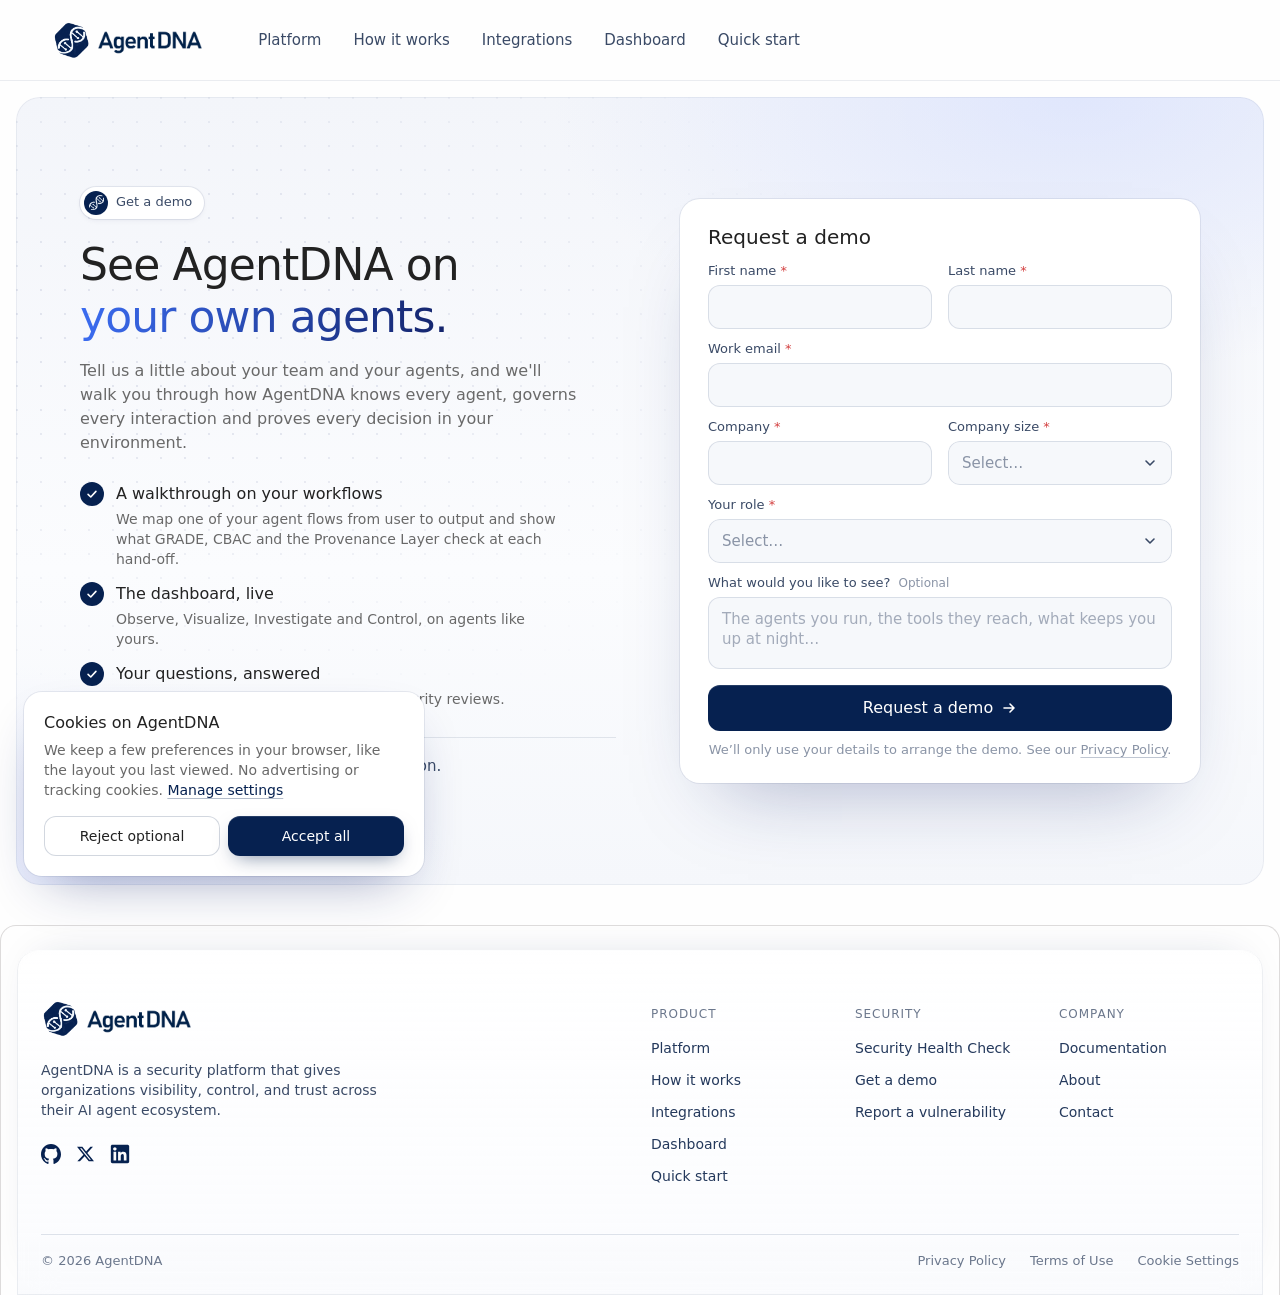
<file: demo.html>
<!doctype html>
<html lang="en">
<head>
  <meta charset="utf-8">
  <meta name="viewport" content="width=device-width, initial-scale=1">
  <title>Get a Demo | AgentDNA</title>
  <meta name="description" content="Book a walkthrough of AgentDNA, the security layer for AI agents. See identity, context-aware access and tamper-evident audit working on your own agentic workflows.">
  <link rel="canonical" href="https://agentdna.io/demo">
  <meta name="robots" content="index, follow">
  <meta name="theme-color" content="#062150">
  <!-- Forced dark: only when the browser itself darkens pages (Chrome's Auto Dark, Samsung Internet's dark mode) does
       the site switch to its own dark styling (html.forced-dark, at the end of each stylesheet). Chrome reports its page
       colour, `canvas`, as dark even for a light page. Samsung Internet recolours pages without telling the page (no
       dark preference, `canvas` stays white), so it always gets the dark styling. A normal dark-mode setting elsewhere
       keeps the light site. Re-checked every 1.5s and on return to the tab, since turning
       Auto Dark on or off fires no event; a change is announced as `forceddarkchange` for the canvas drawings. -->
  <script>(function () { var root = document.documentElement, mq = window.matchMedia && matchMedia('(prefers-color-scheme: dark)'), samsung = /SamsungBrowser/i.test(navigator.userAgent); function forced() { if (samsung) return true; var d = document.createElement('div'); d.style.cssText = 'display:none;background-color:canvas;color-scheme:light'; root.appendChild(d); var c = getComputedStyle(d).backgroundColor; d.remove(); return !!c && c !== 'rgb(255, 255, 255)'; } function check() { try { var on = forced(); if (on !== root.classList.contains('forced-dark')) { root.classList.toggle('forced-dark', on); try { dispatchEvent(new CustomEvent('forceddarkchange', { detail: on })); } catch (e) {} } } catch (e) {} } check(); setInterval(check, 1500); document.addEventListener('visibilitychange', check); addEventListener('focus', check); if (mq && mq.addEventListener) mq.addEventListener('change', check); })();</script>
  <link rel="icon" href="favicon.ico?v=2" sizes="48x48">
  <link rel="icon" type="image/png" sizes="32x32" href="assets/favicon-32.png?v=2">
  <link rel="icon" type="image/png" sizes="192x192" href="assets/favicon-192.png?v=2">
  <link rel="apple-touch-icon" href="assets/apple-touch-icon.png?v=2">
  <meta property="og:type" content="website">
  <meta property="og:site_name" content="AgentDNA">
  <meta property="og:url" content="https://agentdna.io/demo">
  <meta property="og:title" content="Get a Demo | AgentDNA">
  <meta property="og:description" content="Book a walkthrough of AgentDNA on your own agentic workflows.">
  <meta property="og:image" content="https://agentdna.io/assets/og-image.png">
  <meta name="twitter:card" content="summary_large_image">
  <link rel="preconnect" href="https://fonts.googleapis.com">
  <link rel="preconnect" href="https://fonts.gstatic.com" crossorigin>
  <link rel="stylesheet" href="https://fonts.googleapis.com/css2?family=Google+Sans:wght@400;500&family=Google+Sans+Code:wght@400;500&display=swap">
  <link rel="stylesheet" href="https://fonts.googleapis.com/css2?family=Space+Grotesk:wght@400;500&display=swap">
  <link rel="stylesheet" href="styles.css">
  <script src="consent.js" defer></script>
  <link rel="stylesheet" href="demo.css">
</head>
<body class="demo-page">

  <!-- Nav (the landing page's own, its links pointing back to it) -->
  <header class="nav">
    <div class="nav__inner">
      <a class="brand" href="index.html" aria-label="AgentDNA home">
        <span class="emblem"><img src="assets/logo-emblem.png" alt=""></span>
        <img class="brand__name" src="assets/logo-wordmark.png" alt="AgentDNA">
      </a>
      <nav class="nav__links" id="navLinks">
        <a href="index.html#platform">Platform</a><a href="index.html#how-it-works">How it works</a><a href="index.html#integrations">Integrations</a><a href="index.html#product">Dashboard</a><a href="index.html#quick-start">Quick start</a>
      </nav>
      <button class="nav__menu" type="button" aria-label="Menu" aria-expanded="false" aria-controls="navLinks"><span></span><span></span></button>
    </div>
  </header>

  <main>
    <section class="demo">
      <div class="demo__card">
        <!-- the pitch -->
        <div class="demo__pitch">
          <span class="eyebrow demo__in" style="--d:0"><span class="eyebrow__mark"><img src="assets/logo-helix.png" alt=""></span>Get a demo</span>
          <h1 class="demo__title demo__in" style="--d:1">See AgentDNA on <span class="demo__accent">your own agents.</span></h1>
          <p class="demo__lede demo__in" style="--d:2">Tell us a little about your team and your agents, and we'll walk you through how AgentDNA knows every agent, governs every interaction and proves every decision in your environment.</p>
          <ul class="demo__list">
            <li class="demo__in" style="--d:3"><i><svg viewBox="0 0 16 16" aria-hidden="true"><path d="M3.5 8.4 6.6 11.4 12.5 5"/></svg></i><div><b>A walkthrough on your workflows</b><span>We map one of your agent flows from user to output and show what GRADE, CBAC and the Provenance Layer check at each hand-off.</span></div></li>
            <li class="demo__in" style="--d:4"><i><svg viewBox="0 0 16 16" aria-hidden="true"><path d="M3.5 8.4 6.6 11.4 12.5 5"/></svg></i><div><b>The dashboard, live</b><span>Observe, Visualize, Investigate and Control, on agents like yours.</span></div></li>
            <li class="demo__in" style="--d:5"><i><svg viewBox="0 0 16 16" aria-hidden="true"><path d="M3.5 8.4 6.6 11.4 12.5 5"/></svg></i><div><b>Your questions, answered</b><span>Integration, the SDK, deployment and security reviews.</span></div></li>
          </ul>
          <!-- the three pillars, the hero's words in its gradient -->
          <div class="demo__pillars demo__in" style="--d:6" aria-hidden="true">
            <span><b>Know</b>Every Agent.</span><span><b>Govern</b>Every Interaction.</span><span><b>Prove</b>Every Decision.</span>
          </div>
        </div>

        <!-- the form -->
        <div class="demo__panel demo__in" style="--d:2">
          <form class="demo__form" id="demoForm" novalidate>
            <p class="demo__form-title">Request a demo</p>
            <div class="demo__row">
              <label class="field"><span>First name <em>*</em></span><input name="firstName" autocomplete="given-name" required></label>
              <label class="field"><span>Last name <em>*</em></span><input name="lastName" autocomplete="family-name" required></label>
            </div>
            <label class="field"><span>Work email <em>*</em></span><input name="email" type="email" autocomplete="email" inputmode="email" required></label>
            <div class="demo__row">
              <label class="field"><span>Company <em>*</em></span><input name="company" autocomplete="organization" required></label>
              <label class="field field--select"><span>Company size <em>*</em></span>
                <select name="companySize" required>
                  <option value="" selected disabled>Select…</option>
                  <option>1–50</option><option>51–200</option><option>201–1,000</option><option>1,001–5,000</option><option>5,000+</option>
                </select>
              </label>
            </div>
            <label class="field field--select"><span>Your role <em>*</em></span>
              <select name="role" required>
                <option value="" selected disabled>Select…</option>
                <option>Security leadership (CISO, VP Security)</option>
                <option>Security engineering</option>
                <option>AI / platform engineering</option>
                <option>Product or engineering leadership</option>
                <option>Other</option>
              </select>
            </label>
            <label class="field"><span>What would you like to see? <small>Optional</small></span><textarea name="message" rows="3" placeholder="The agents you run, the tools they reach, what keeps you up at night…"></textarea></label>
            <div class="demo__submit">
              <button class="btn btn--primary" type="submit">Request a demo <svg viewBox="0 0 16 16" aria-hidden="true"><path d="M3 8h10M9 4l4 4-4 4"/></svg></button>
              <p class="demo__note">We’ll only use your details to arrange the demo. See our <a href="privacy.html">Privacy Policy</a>.</p>
            </div>
          </form>
          <!-- shown once the form is sent -->
          <div class="demo__done" id="demoDone" hidden tabindex="-1">
            <span class="demo__done-mark" aria-hidden="true"><img src="assets/logo-helix.png" alt=""></span>
            <p class="demo__done-title">Thanks<span id="demoName"></span>. We'll be in touch.</p>
            <p class="demo__done-body">We'll email <b id="demoEmail"></b> to find a time for your walkthrough.</p>
            <a class="btn btn--outline" href="index.html">Back to AgentDNA</a>
          </div>
        </div>
      </div>
    </section>

    <div class="closing closing--demo">
        <footer class="footer">
          <div class="footer__top">
            <div class="footer__about">
              <a class="brand" href="index.html" aria-label="AgentDNA home">
                <span class="emblem"><img src="assets/logo-emblem.png" alt=""></span>
                <img class="brand__name" src="assets/logo-wordmark.png" alt="AgentDNA">
              </a>
              <p>AgentDNA is a security platform that gives organizations visibility, control, and trust across their AI agent ecosystem.</p>
              <div class="social">
                <a href="https://github.com/agent-dna" target="_blank" rel="noopener" aria-label="AgentDNA on GitHub"><span class="gh"><img src="assets/github-fill.svg" alt=""></span></a>
                <a href="#" aria-label="Instagram" hidden><img src="assets/icon-instagram.svg" alt=""></a> <!-- hidden until there is an Instagram page -->
                <a href="https://x.com/Agent_DNA" target="_blank" rel="noopener" aria-label="AgentDNA on X"><img src="assets/icon-x.svg" alt=""></a>
                <a href="https://www.linkedin.com/company/agentdna" target="_blank" rel="noopener" aria-label="AgentDNA on LinkedIn"><img src="assets/icon-linkedin.svg" alt=""></a>
              </div>
            </div>
            <nav class="footer__col" aria-label="Product"><h4>Product</h4><a href="index.html#platform">Platform</a><a href="index.html#how-it-works">How it works</a><a href="index.html#integrations">Integrations</a><a href="index.html#product">Dashboard</a><a href="index.html#quick-start">Quick start</a></nav>
            <nav class="footer__col" aria-label="Security"><h4>Security</h4><a href="health-check.html">Security Health Check</a><a href="demo.html" aria-current="page">Get a demo</a><a href="security.html">Report a vulnerability</a></nav>
            <nav class="footer__col" aria-label="Company"><h4>Company</h4><a href="https://docs.agentdna.io" target="_blank" rel="noopener">Documentation</a><a href="about.html">About</a><a href="contact.html">Contact</a></nav>
          </div>
          <!-- ask an AI assistant about AgentDNA: each opens with the question filled in (hidden for now: remove `hidden` to show it) -->
          <div class="footer__ask" hidden>
            <span class="footer__ask-label">Ask AI about AgentDNA</span>
            <div class="ask"><a class="ask__tile" href="https://chatgpt.com/?q=What%20is%20AgentDNA%20%28agentdna.io%29%2C%20the%20security%20layer%20for%20AI%20agents%3F%20What%20does%20it%20do%20and%20how%20does%20it%20secure%20AI%20agents%3F" target="_blank" rel="noopener" aria-label="Ask ChatGPT about AgentDNA" title="ChatGPT"><svg viewBox="0 0 24 24" aria-hidden="true"><path d="M22.2819 9.8211a5.9847 5.9847 0 0 0-.5157-4.9108 6.0462 6.0462 0 0 0-6.5098-2.9A6.0651 6.0651 0 0 0 4.9807 4.1818a5.9847 5.9847 0 0 0-3.9977 2.9 6.0462 6.0462 0 0 0 .7427 7.0966 5.98 5.98 0 0 0 .511 4.9107 6.051 6.051 0 0 0 6.5146 2.9001A5.9847 5.9847 0 0 0 13.2599 24a6.0557 6.0557 0 0 0 5.7718-4.2058 5.9894 5.9894 0 0 0 3.9977-2.9001 6.0557 6.0557 0 0 0-.7475-7.0729zm-9.022 12.6081a4.4755 4.4755 0 0 1-2.8764-1.0408l.1419-.0804 4.7783-2.7582a.7948.7948 0 0 0 .3927-.6813v-6.7369l2.02 1.1686a.071.071 0 0 1 .038.052v5.5826a4.504 4.504 0 0 1-4.4945 4.4944zm-9.6607-4.1254a4.4708 4.4708 0 0 1-.5346-3.0137l.142.0852 4.783 2.7582a.7712.7712 0 0 0 .7806 0l5.8428-3.3685v2.3324a.0804.0804 0 0 1-.0332.0615L9.74 19.9502a4.4992 4.4992 0 0 1-6.1408-1.6464zM2.3408 7.8956a4.485 4.485 0 0 1 2.3655-1.9728V11.6a.7664.7664 0 0 0 .3879.6765l5.8144 3.3543-2.0201 1.1685a.0757.0757 0 0 1-.071 0l-4.8303-2.7865A4.504 4.504 0 0 1 2.3408 7.872zm16.5963 3.8558L13.1038 8.364 15.1192 7.2a.0757.0757 0 0 1 .071 0l4.8303 2.7913a4.4944 4.4944 0 0 1-.6765 8.1042v-5.6772a.79.79 0 0 0-.407-.667zm2.0107-3.0231l-.142-.0852-4.7735-2.7818a.7759.7759 0 0 0-.7854 0L9.409 9.2297V6.8974a.0662.0662 0 0 1 .0284-.0615l4.8303-2.7866a4.4992 4.4992 0 0 1 6.6802 4.66zM8.3065 12.863l-2.02-1.1638a.0804.0804 0 0 1-.038-.0567V6.0742a4.4992 4.4992 0 0 1 7.3757-3.4537l-.142.0805L8.704 5.459a.7948.7948 0 0 0-.3927.6813zm1.0976-2.3654l2.602-1.4998 2.6069 1.4998v2.9994l-2.5974 1.4997-2.6067-1.4997Z"/></svg></a><a class="ask__tile" href="https://claude.ai/new?q=What%20is%20AgentDNA%20%28agentdna.io%29%2C%20the%20security%20layer%20for%20AI%20agents%3F%20What%20does%20it%20do%20and%20how%20does%20it%20secure%20AI%20agents%3F" target="_blank" rel="noopener" aria-label="Ask Claude about AgentDNA" title="Claude"><svg viewBox="0 0 24 24" aria-hidden="true"><path d="M13.45 11.40L12.82 0.80A0.82 0.82 0 0 0 11.18 0.80L10.55 11.40ZM13.55 12.26L17.99 3.95A0.82 0.82 0 0 0 16.60 3.08L11.09 10.72ZM13.19 13.02L22.00 7.83A0.82 0.82 0 0 0 21.25 6.37L11.88 10.44ZM12.50 13.49L21.52 13.49A0.82 0.82 0 0 0 21.63 11.85L12.70 10.60ZM11.71 13.54L21.11 18.90A0.82 0.82 0 0 0 22.01 17.52L13.29 11.11ZM11.00 13.21L16.06 21.39A0.82 0.82 0 0 0 17.51 20.62L13.56 11.85ZM10.53 12.55L10.80 22.96A0.82 0.82 0 0 0 12.44 23.02L13.43 12.65ZM10.45 11.77L6.25 19.98A0.82 0.82 0 0 0 7.66 20.82L12.93 13.26ZM10.76 11.04L1.89 16.89A0.82 0.82 0 0 0 2.71 18.31L12.21 13.56ZM11.43 10.54L2.02 11.01A0.82 0.82 0 0 0 1.99 12.65L11.37 13.44ZM12.23 10.45L3.25 5.79A0.82 0.82 0 0 0 2.41 7.19L10.74 12.93ZM12.96 10.76L7.56 2.67A0.82 0.82 0 0 0 6.14 3.49L10.44 12.21ZM10.10 12a1.9 1.9 0 1 0 3.8 0a1.9 1.9 0 1 0 -3.8 0Z"/></svg></a><a class="ask__tile" href="https://www.perplexity.ai/search?q=What%20is%20AgentDNA%20%28agentdna.io%29%2C%20the%20security%20layer%20for%20AI%20agents%3F%20What%20does%20it%20do%20and%20how%20does%20it%20secure%20AI%20agents%3F" target="_blank" rel="noopener" aria-label="Ask Perplexity about AgentDNA" title="Perplexity"><svg viewBox="0 0 24 24" aria-hidden="true"><path d="M22.3977 7.0896h-2.3106V.0676l-7.5094 6.3542V.1577h-1.1554v6.1966L4.4904 0v7.0896H1.6023v10.3976h2.8882V24l6.932-6.3591v6.2005h1.1554v-6.0469l6.9318 6.1807v-6.4879h2.8882V7.0896zm-3.4657-4.531v4.531h-5.355l5.355-4.531zm-13.2862.0676 4.8691 4.4634H5.6458V2.6262zM2.7576 16.332V8.245h7.8476l-6.1149 6.1147v1.9723H2.7576zm2.8882 5.0404v-3.8852h.0001v-2.6488l5.7763-5.7764v7.0111l-5.7764 5.2993zm12.7086.0248-5.7766-5.1509V9.0618l5.7766 5.7766v6.5588zm2.8882-5.0652h-1.733v-1.9723L13.3948 8.245h7.8478v8.087z"/></svg></a><a class="ask__tile" href="https://www.google.com/search?udm=50&amp;q=What%20is%20AgentDNA%20%28agentdna.io%29%2C%20the%20security%20layer%20for%20AI%20agents%3F%20What%20does%20it%20do%20and%20how%20does%20it%20secure%20AI%20agents%3F" target="_blank" rel="noopener" aria-label="Ask Google AI Mode about AgentDNA" title="Google AI Mode"><svg viewBox="0 0 24 24" aria-hidden="true"><path d="M11.04 19.32Q12 21.51 12 24q0-2.49.93-4.68.96-2.19 2.58-3.81t3.81-2.55Q21.51 12 24 12q-2.49 0-4.68-.93a12.3 12.3 0 0 1-3.81-2.58 12.3 12.3 0 0 1-2.58-3.81Q12 2.49 12 0q0 2.49-.96 4.68-.93 2.19-2.55 3.81a12.3 12.3 0 0 1-3.81 2.58Q2.49 12 0 12q2.49 0 4.68.96 2.19.93 3.81 2.55t2.55 3.81"/></svg></a></div>
          </div>
          <div class="footer__bottom">
            <span>© 2026 AgentDNA</span>
            <nav><a href="privacy.html">Privacy Policy</a><a href="terms.html">Terms of Use</a><a href="cookies.html">Cookie Settings</a></nav>
        </div>
      </footer>

    </div>
  </main>


  <script src="site.js"></script>
  <script src="demo.js"></script>
  <script src="thanks.js"></script>
</body>
</html>
</file>
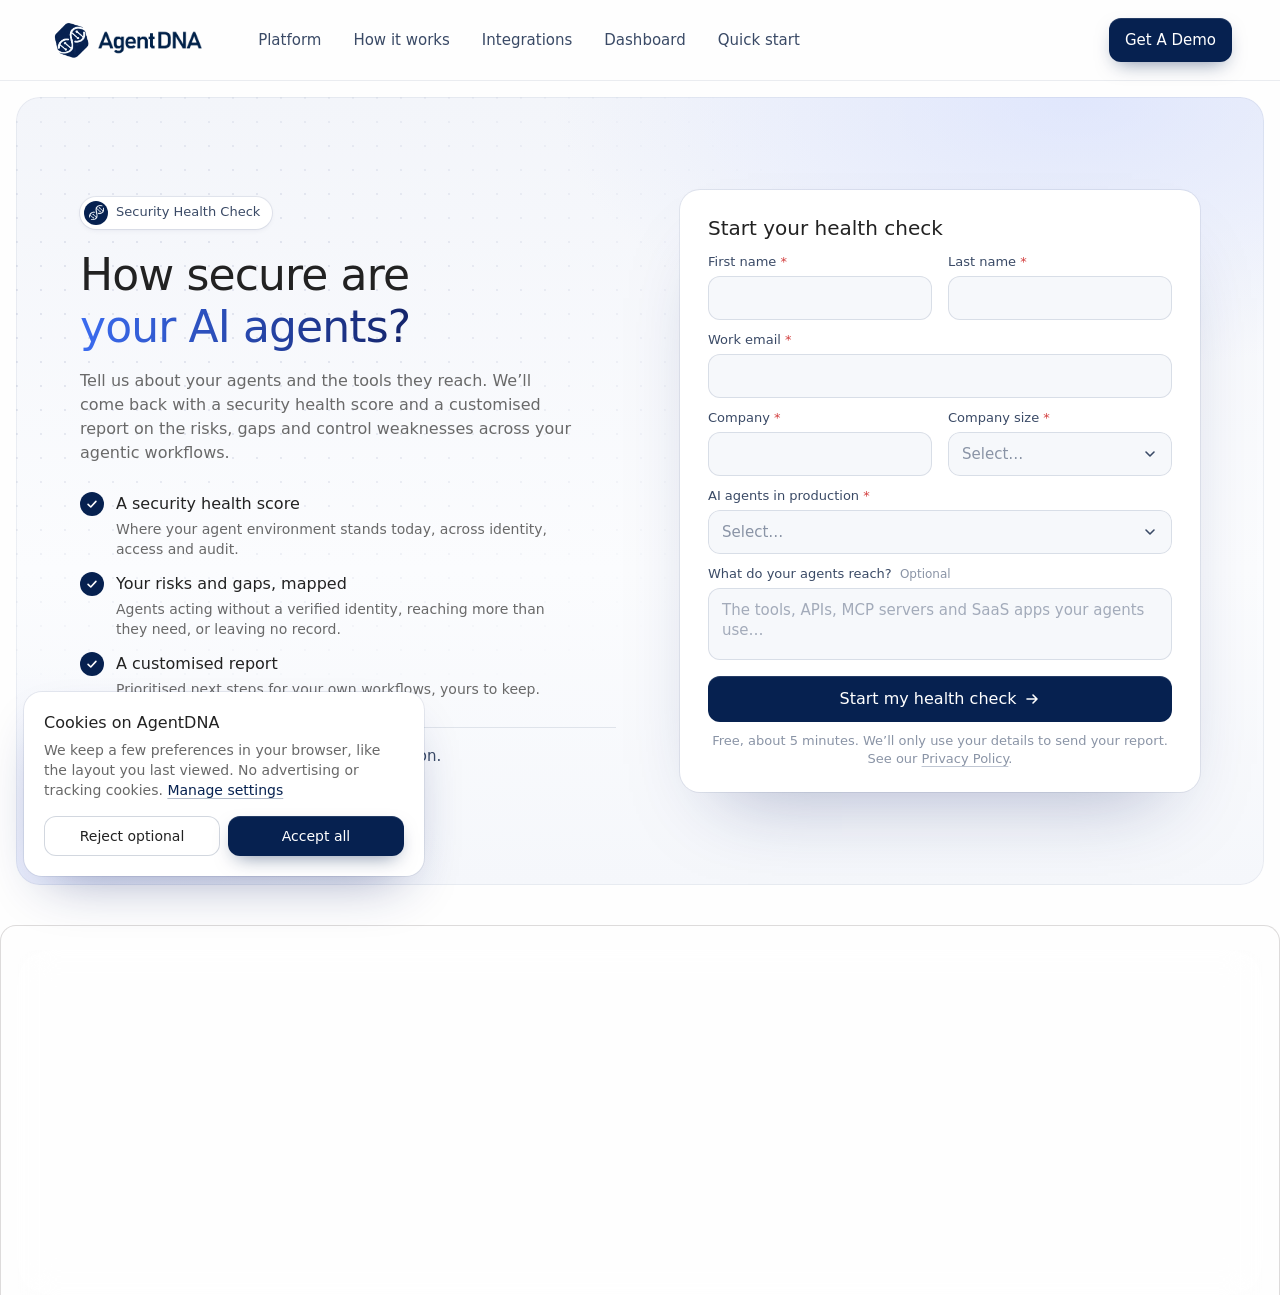
<file: health-check.html>
<!doctype html>
<html lang="en">
<head>
  <meta charset="utf-8">
  <meta name="viewport" content="width=device-width, initial-scale=1">
  <title>Security Health Check | AgentDNA</title>
  <meta name="description" content="A free, 5-minute security health check for your AI agents: a health score and a customised report on the risks, gaps and control weaknesses across your agentic workflows.">
  <link rel="canonical" href="https://agentdna.io/health-check">
  <meta name="robots" content="index, follow">
  <meta name="theme-color" content="#062150">
  <!-- Forced dark: only when the browser itself darkens pages (Chrome's Auto Dark, Samsung Internet's dark mode) does
       the site switch to its own dark styling (html.forced-dark, at the end of each stylesheet). Chrome reports its page
       colour, `canvas`, as dark even for a light page. Samsung Internet recolours pages without telling the page (no
       dark preference, `canvas` stays white), so it always gets the dark styling. A normal dark-mode setting elsewhere
       keeps the light site. Re-checked every 1.5s and on return to the tab, since turning
       Auto Dark on or off fires no event; a change is announced as `forceddarkchange` for the canvas drawings. -->
  <script>(function () { var root = document.documentElement, mq = window.matchMedia && matchMedia('(prefers-color-scheme: dark)'), samsung = /SamsungBrowser/i.test(navigator.userAgent); function forced() { if (samsung) return true; var d = document.createElement('div'); d.style.cssText = 'display:none;background-color:canvas;color-scheme:light'; root.appendChild(d); var c = getComputedStyle(d).backgroundColor; d.remove(); return !!c && c !== 'rgb(255, 255, 255)'; } function check() { try { var on = forced(); if (on !== root.classList.contains('forced-dark')) { root.classList.toggle('forced-dark', on); try { dispatchEvent(new CustomEvent('forceddarkchange', { detail: on })); } catch (e) {} } } catch (e) {} } check(); setInterval(check, 1500); document.addEventListener('visibilitychange', check); addEventListener('focus', check); if (mq && mq.addEventListener) mq.addEventListener('change', check); })();</script>
  <link rel="icon" href="favicon.ico?v=2" sizes="48x48">
  <link rel="icon" type="image/png" sizes="32x32" href="assets/favicon-32.png?v=2">
  <link rel="icon" type="image/png" sizes="192x192" href="assets/favicon-192.png?v=2">
  <link rel="apple-touch-icon" href="assets/apple-touch-icon.png?v=2">
  <meta property="og:type" content="website">
  <meta property="og:site_name" content="AgentDNA">
  <meta property="og:url" content="https://agentdna.io/health-check">
  <meta property="og:title" content="Security Health Check | AgentDNA">
  <meta property="og:description" content="A free security health check for your AI agents, with a customised report.">
  <meta property="og:image" content="https://agentdna.io/assets/og-image.png">
  <meta name="twitter:card" content="summary_large_image">
  <link rel="preconnect" href="https://fonts.googleapis.com">
  <link rel="preconnect" href="https://fonts.gstatic.com" crossorigin>
  <link rel="stylesheet" href="https://fonts.googleapis.com/css2?family=Google+Sans:wght@400;500&family=Google+Sans+Code:wght@400;500&display=swap">
  <link rel="stylesheet" href="https://fonts.googleapis.com/css2?family=Space+Grotesk:wght@400;500&display=swap">
  <link rel="stylesheet" href="styles.css">
  <script src="consent.js" defer></script>
  <link rel="stylesheet" href="demo.css">
</head>
<body class="demo-page">

  <!-- Nav (the landing page's own, its links pointing back to it) -->
  <header class="nav">
    <div class="nav__inner">
      <a class="brand" href="index.html" aria-label="AgentDNA home">
        <span class="emblem"><img src="assets/logo-emblem.png" alt=""></span>
        <img class="brand__name" src="assets/logo-wordmark.png" alt="AgentDNA">
      </a>
      <nav class="nav__links" id="navLinks">
        <a href="index.html#platform">Platform</a><a href="index.html#how-it-works">How it works</a><a href="index.html#integrations">Integrations</a><a href="index.html#product">Dashboard</a><a href="index.html#quick-start">Quick start</a>
      </nav>
      <a class="btn btn--primary nav__cta" href="demo.html">Get A Demo</a>
      <button class="nav__menu" type="button" aria-label="Menu" aria-expanded="false" aria-controls="navLinks"><span></span><span></span></button>
    </div>
  </header>

  <main>
    <section class="demo">
      <div class="demo__card">
        <!-- the pitch -->
        <div class="demo__pitch">
          <span class="eyebrow demo__in" style="--d:0"><span class="eyebrow__mark"><img src="assets/logo-helix.png" alt=""></span>Security Health Check</span>
          <h1 class="demo__title demo__in" style="--d:1">How secure are <span class="demo__accent">your AI agents?</span></h1>
          <p class="demo__lede demo__in" style="--d:2">Tell us about your agents and the tools they reach. We’ll come back with a security health score and a customised report on the risks, gaps and control weaknesses across your agentic workflows.</p>
          <ul class="demo__list">
            <li class="demo__in" style="--d:3"><i><svg viewBox="0 0 16 16" aria-hidden="true"><path d="M3.5 8.4 6.6 11.4 12.5 5"/></svg></i><div><b>A security health score</b><span>Where your agent environment stands today, across identity, access and audit.</span></div></li>
            <li class="demo__in" style="--d:4"><i><svg viewBox="0 0 16 16" aria-hidden="true"><path d="M3.5 8.4 6.6 11.4 12.5 5"/></svg></i><div><b>Your risks and gaps, mapped</b><span>Agents acting without a verified identity, reaching more than they need, or leaving no record.</span></div></li>
            <li class="demo__in" style="--d:5"><i><svg viewBox="0 0 16 16" aria-hidden="true"><path d="M3.5 8.4 6.6 11.4 12.5 5"/></svg></i><div><b>A customised report</b><span>Prioritised next steps for your own workflows, yours to keep.</span></div></li>
          </ul>
          <!-- the three pillars, the hero's words in its gradient -->
          <div class="demo__pillars demo__in" style="--d:6" aria-hidden="true">
            <span><b>Know</b>Every Agent.</span><span><b>Govern</b>Every Interaction.</span><span><b>Prove</b>Every Decision.</span>
          </div>
        </div>

        <!-- the form -->
        <div class="demo__panel demo__in" style="--d:2">
          <form class="demo__form" id="demoForm" novalidate>
            <p class="demo__form-title">Start your health check</p>
            <div class="demo__row">
              <label class="field"><span>First name <em>*</em></span><input name="firstName" autocomplete="given-name" required></label>
              <label class="field"><span>Last name <em>*</em></span><input name="lastName" autocomplete="family-name" required></label>
            </div>
            <label class="field"><span>Work email <em>*</em></span><input name="email" type="email" autocomplete="email" inputmode="email" required></label>
            <div class="demo__row">
              <label class="field"><span>Company <em>*</em></span><input name="company" autocomplete="organization" required></label>
              <label class="field field--select"><span>Company size <em>*</em></span>
                <select name="companySize" required>
                  <option value="" selected disabled>Select…</option>
                  <option>1–50</option><option>51–200</option><option>201–1,000</option><option>1,001–5,000</option><option>5,000+</option>
                </select>
              </label>
            </div>
            <label class="field field--select"><span>AI agents in production <em>*</em></span>
              <select name="agentCount" required>
                <option value="" selected disabled>Select…</option>
                <option>None yet, we’re planning</option><option>1–10</option><option>11–50</option><option>51–200</option><option>More than 200</option>
              </select>
            </label>
            <label class="field"><span>What do your agents reach? <small>Optional</small></span><textarea name="message" rows="3" placeholder="The tools, APIs, MCP servers and SaaS apps your agents use…"></textarea></label>
            <div class="demo__submit">
              <button class="btn btn--primary" type="submit">Start my health check <svg viewBox="0 0 16 16" aria-hidden="true"><path d="M3 8h10M9 4l4 4-4 4"/></svg></button>
              <p class="demo__note">Free, about 5 minutes. We’ll only use your details to send your report. See our <a href="privacy.html">Privacy Policy</a>.</p>
            </div>
          </form>
          <!-- shown once the form is sent -->
          <div class="demo__done" id="demoDone" hidden tabindex="-1">
            <span class="demo__done-mark" aria-hidden="true"><img src="assets/logo-helix.png" alt=""></span>
            <p class="demo__done-title">Thanks<span id="demoName"></span>. Your health check is on its way.</p>
            <p class="demo__done-body">We’ll email <b id="demoEmail"></b> with the next steps for your report.</p>
            <a class="btn btn--outline" href="index.html">Back to AgentDNA</a>
          </div>
        </div>
      </div>
    </section>

    <div class="closing closing--demo">
        <footer class="footer">
          <div class="footer__top">
            <div class="footer__about">
              <a class="brand" href="index.html" aria-label="AgentDNA home">
                <span class="emblem"><img src="assets/logo-emblem.png" alt=""></span>
                <img class="brand__name" src="assets/logo-wordmark.png" alt="AgentDNA">
              </a>
              <p>AgentDNA is a security platform that gives organizations visibility, control, and trust across their AI agent ecosystem.</p>
              <div class="social">
                <a href="https://github.com/agent-dna" target="_blank" rel="noopener" aria-label="AgentDNA on GitHub"><span class="gh"><img src="assets/github-fill.svg" alt=""></span></a>
                <a href="#" aria-label="Instagram" hidden><img src="assets/icon-instagram.svg" alt=""></a> <!-- hidden until there is an Instagram page -->
                <a href="https://x.com/Agent_DNA" target="_blank" rel="noopener" aria-label="AgentDNA on X"><img src="assets/icon-x.svg" alt=""></a>
                <a href="https://www.linkedin.com/company/agentdna" target="_blank" rel="noopener" aria-label="AgentDNA on LinkedIn"><img src="assets/icon-linkedin.svg" alt=""></a>
              </div>
            </div>
            <nav class="footer__col" aria-label="Product"><h4>Product</h4><a href="index.html#platform">Platform</a><a href="index.html#how-it-works">How it works</a><a href="index.html#integrations">Integrations</a><a href="index.html#product">Dashboard</a><a href="index.html#quick-start">Quick start</a></nav>
            <nav class="footer__col" aria-label="Security"><h4>Security</h4><a href="health-check.html" aria-current="page">Security Health Check</a><a href="demo.html">Get a demo</a><a href="security.html">Report a vulnerability</a></nav>
            <nav class="footer__col" aria-label="Company"><h4>Company</h4><a href="https://docs.agentdna.io" target="_blank" rel="noopener">Documentation</a><a href="about.html">About</a><a href="contact.html">Contact</a></nav>
          </div>
          <!-- ask an AI assistant about AgentDNA: each opens with the question filled in (hidden for now: remove `hidden` to show it) -->
          <div class="footer__ask" hidden>
            <span class="footer__ask-label">Ask AI about AgentDNA</span>
            <div class="ask"><a class="ask__tile" href="https://chatgpt.com/?q=What%20is%20AgentDNA%20%28agentdna.io%29%2C%20the%20security%20layer%20for%20AI%20agents%3F%20What%20does%20it%20do%20and%20how%20does%20it%20secure%20AI%20agents%3F" target="_blank" rel="noopener" aria-label="Ask ChatGPT about AgentDNA" title="ChatGPT"><svg viewBox="0 0 24 24" aria-hidden="true"><path d="M22.2819 9.8211a5.9847 5.9847 0 0 0-.5157-4.9108 6.0462 6.0462 0 0 0-6.5098-2.9A6.0651 6.0651 0 0 0 4.9807 4.1818a5.9847 5.9847 0 0 0-3.9977 2.9 6.0462 6.0462 0 0 0 .7427 7.0966 5.98 5.98 0 0 0 .511 4.9107 6.051 6.051 0 0 0 6.5146 2.9001A5.9847 5.9847 0 0 0 13.2599 24a6.0557 6.0557 0 0 0 5.7718-4.2058 5.9894 5.9894 0 0 0 3.9977-2.9001 6.0557 6.0557 0 0 0-.7475-7.0729zm-9.022 12.6081a4.4755 4.4755 0 0 1-2.8764-1.0408l.1419-.0804 4.7783-2.7582a.7948.7948 0 0 0 .3927-.6813v-6.7369l2.02 1.1686a.071.071 0 0 1 .038.052v5.5826a4.504 4.504 0 0 1-4.4945 4.4944zm-9.6607-4.1254a4.4708 4.4708 0 0 1-.5346-3.0137l.142.0852 4.783 2.7582a.7712.7712 0 0 0 .7806 0l5.8428-3.3685v2.3324a.0804.0804 0 0 1-.0332.0615L9.74 19.9502a4.4992 4.4992 0 0 1-6.1408-1.6464zM2.3408 7.8956a4.485 4.485 0 0 1 2.3655-1.9728V11.6a.7664.7664 0 0 0 .3879.6765l5.8144 3.3543-2.0201 1.1685a.0757.0757 0 0 1-.071 0l-4.8303-2.7865A4.504 4.504 0 0 1 2.3408 7.872zm16.5963 3.8558L13.1038 8.364 15.1192 7.2a.0757.0757 0 0 1 .071 0l4.8303 2.7913a4.4944 4.4944 0 0 1-.6765 8.1042v-5.6772a.79.79 0 0 0-.407-.667zm2.0107-3.0231l-.142-.0852-4.7735-2.7818a.7759.7759 0 0 0-.7854 0L9.409 9.2297V6.8974a.0662.0662 0 0 1 .0284-.0615l4.8303-2.7866a4.4992 4.4992 0 0 1 6.6802 4.66zM8.3065 12.863l-2.02-1.1638a.0804.0804 0 0 1-.038-.0567V6.0742a4.4992 4.4992 0 0 1 7.3757-3.4537l-.142.0805L8.704 5.459a.7948.7948 0 0 0-.3927.6813zm1.0976-2.3654l2.602-1.4998 2.6069 1.4998v2.9994l-2.5974 1.4997-2.6067-1.4997Z"/></svg></a><a class="ask__tile" href="https://claude.ai/new?q=What%20is%20AgentDNA%20%28agentdna.io%29%2C%20the%20security%20layer%20for%20AI%20agents%3F%20What%20does%20it%20do%20and%20how%20does%20it%20secure%20AI%20agents%3F" target="_blank" rel="noopener" aria-label="Ask Claude about AgentDNA" title="Claude"><svg viewBox="0 0 24 24" aria-hidden="true"><path d="M13.45 11.40L12.82 0.80A0.82 0.82 0 0 0 11.18 0.80L10.55 11.40ZM13.55 12.26L17.99 3.95A0.82 0.82 0 0 0 16.60 3.08L11.09 10.72ZM13.19 13.02L22.00 7.83A0.82 0.82 0 0 0 21.25 6.37L11.88 10.44ZM12.50 13.49L21.52 13.49A0.82 0.82 0 0 0 21.63 11.85L12.70 10.60ZM11.71 13.54L21.11 18.90A0.82 0.82 0 0 0 22.01 17.52L13.29 11.11ZM11.00 13.21L16.06 21.39A0.82 0.82 0 0 0 17.51 20.62L13.56 11.85ZM10.53 12.55L10.80 22.96A0.82 0.82 0 0 0 12.44 23.02L13.43 12.65ZM10.45 11.77L6.25 19.98A0.82 0.82 0 0 0 7.66 20.82L12.93 13.26ZM10.76 11.04L1.89 16.89A0.82 0.82 0 0 0 2.71 18.31L12.21 13.56ZM11.43 10.54L2.02 11.01A0.82 0.82 0 0 0 1.99 12.65L11.37 13.44ZM12.23 10.45L3.25 5.79A0.82 0.82 0 0 0 2.41 7.19L10.74 12.93ZM12.96 10.76L7.56 2.67A0.82 0.82 0 0 0 6.14 3.49L10.44 12.21ZM10.10 12a1.9 1.9 0 1 0 3.8 0a1.9 1.9 0 1 0 -3.8 0Z"/></svg></a><a class="ask__tile" href="https://www.perplexity.ai/search?q=What%20is%20AgentDNA%20%28agentdna.io%29%2C%20the%20security%20layer%20for%20AI%20agents%3F%20What%20does%20it%20do%20and%20how%20does%20it%20secure%20AI%20agents%3F" target="_blank" rel="noopener" aria-label="Ask Perplexity about AgentDNA" title="Perplexity"><svg viewBox="0 0 24 24" aria-hidden="true"><path d="M22.3977 7.0896h-2.3106V.0676l-7.5094 6.3542V.1577h-1.1554v6.1966L4.4904 0v7.0896H1.6023v10.3976h2.8882V24l6.932-6.3591v6.2005h1.1554v-6.0469l6.9318 6.1807v-6.4879h2.8882V7.0896zm-3.4657-4.531v4.531h-5.355l5.355-4.531zm-13.2862.0676 4.8691 4.4634H5.6458V2.6262zM2.7576 16.332V8.245h7.8476l-6.1149 6.1147v1.9723H2.7576zm2.8882 5.0404v-3.8852h.0001v-2.6488l5.7763-5.7764v7.0111l-5.7764 5.2993zm12.7086.0248-5.7766-5.1509V9.0618l5.7766 5.7766v6.5588zm2.8882-5.0652h-1.733v-1.9723L13.3948 8.245h7.8478v8.087z"/></svg></a><a class="ask__tile" href="https://www.google.com/search?udm=50&amp;q=What%20is%20AgentDNA%20%28agentdna.io%29%2C%20the%20security%20layer%20for%20AI%20agents%3F%20What%20does%20it%20do%20and%20how%20does%20it%20secure%20AI%20agents%3F" target="_blank" rel="noopener" aria-label="Ask Google AI Mode about AgentDNA" title="Google AI Mode"><svg viewBox="0 0 24 24" aria-hidden="true"><path d="M11.04 19.32Q12 21.51 12 24q0-2.49.93-4.68.96-2.19 2.58-3.81t3.81-2.55Q21.51 12 24 12q-2.49 0-4.68-.93a12.3 12.3 0 0 1-3.81-2.58 12.3 12.3 0 0 1-2.58-3.81Q12 2.49 12 0q0 2.49-.96 4.68-.93 2.19-2.55 3.81a12.3 12.3 0 0 1-3.81 2.58Q2.49 12 0 12q2.49 0 4.68.96 2.19.93 3.81 2.55t2.55 3.81"/></svg></a></div>
          </div>
          <div class="footer__bottom">
            <span>© 2026 AgentDNA</span>
            <nav><a href="privacy.html">Privacy Policy</a><a href="terms.html">Terms of Use</a><a href="cookies.html">Cookie Settings</a></nav>
        </div>
      </footer>

    </div>
  </main>


  <script src="site.js"></script>
  <script src="demo.js"></script>
  <script src="thanks.js"></script>
</body>
</html>
</file>
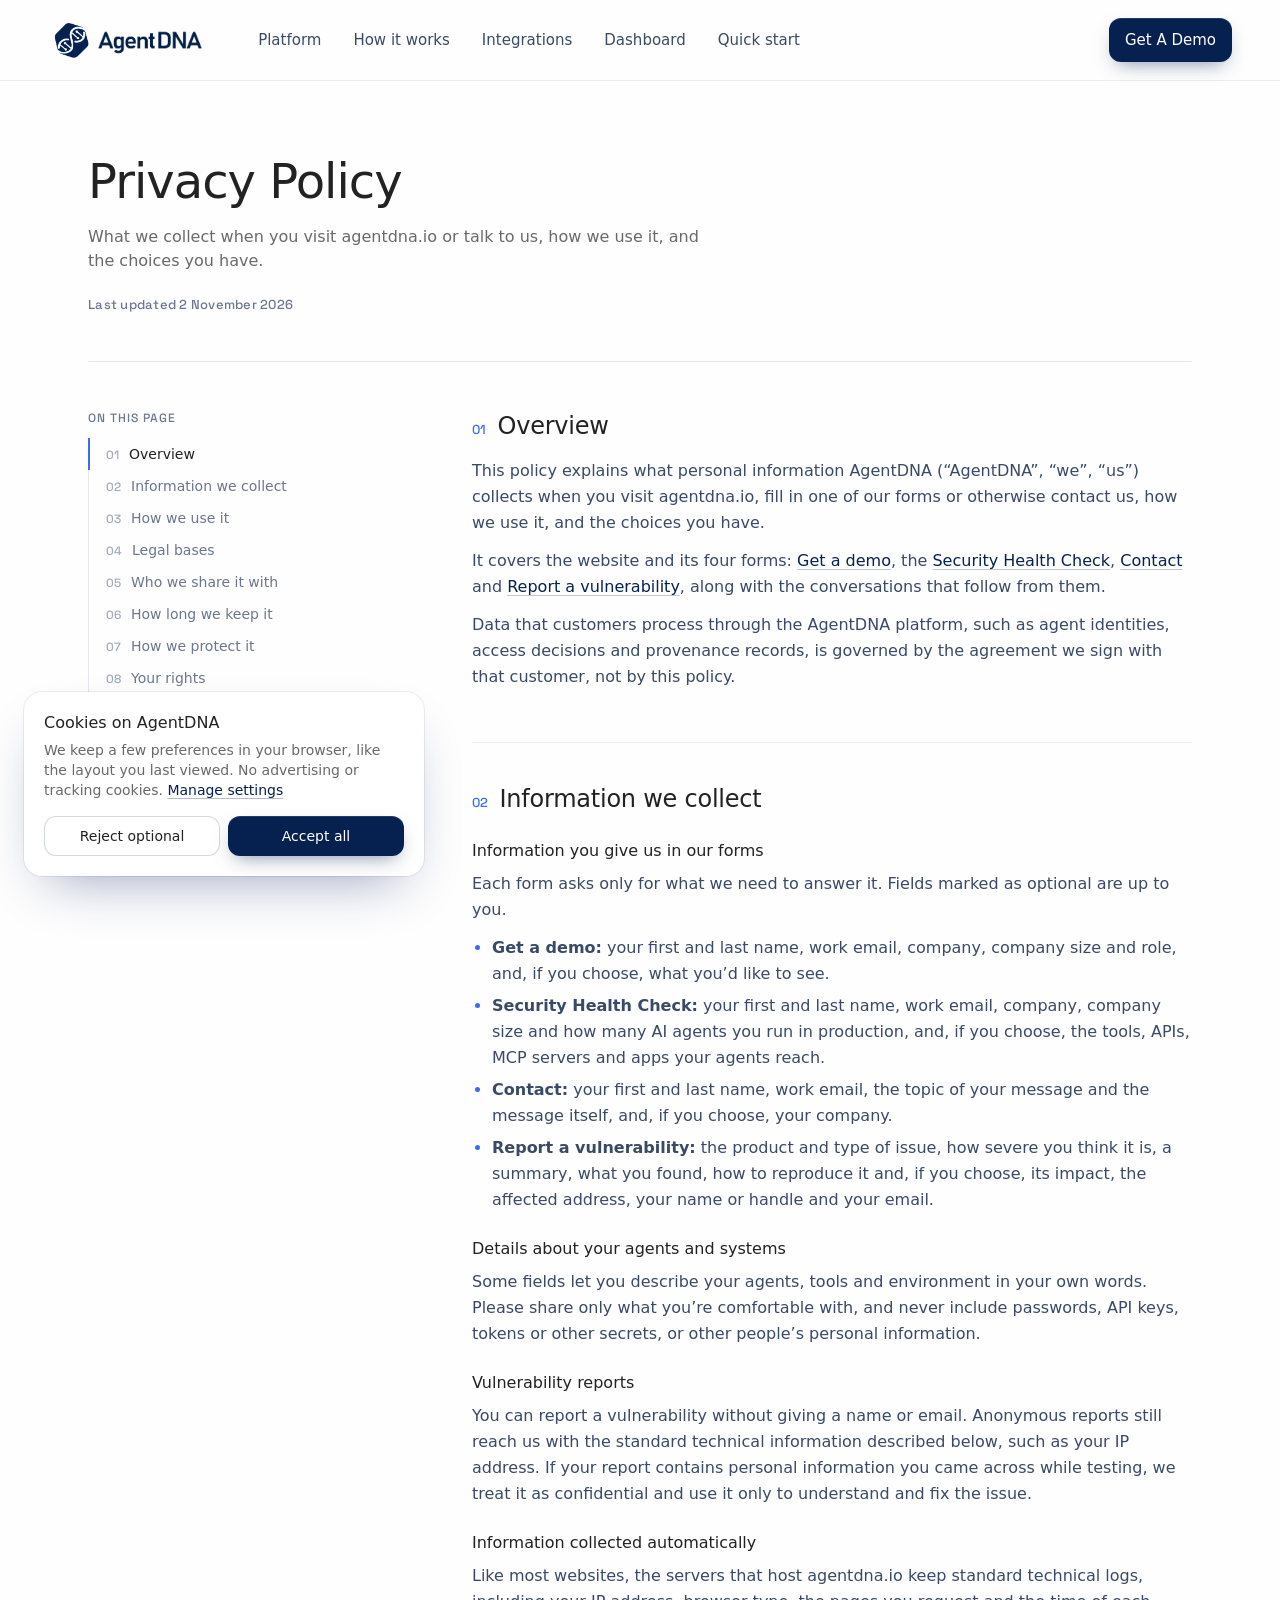
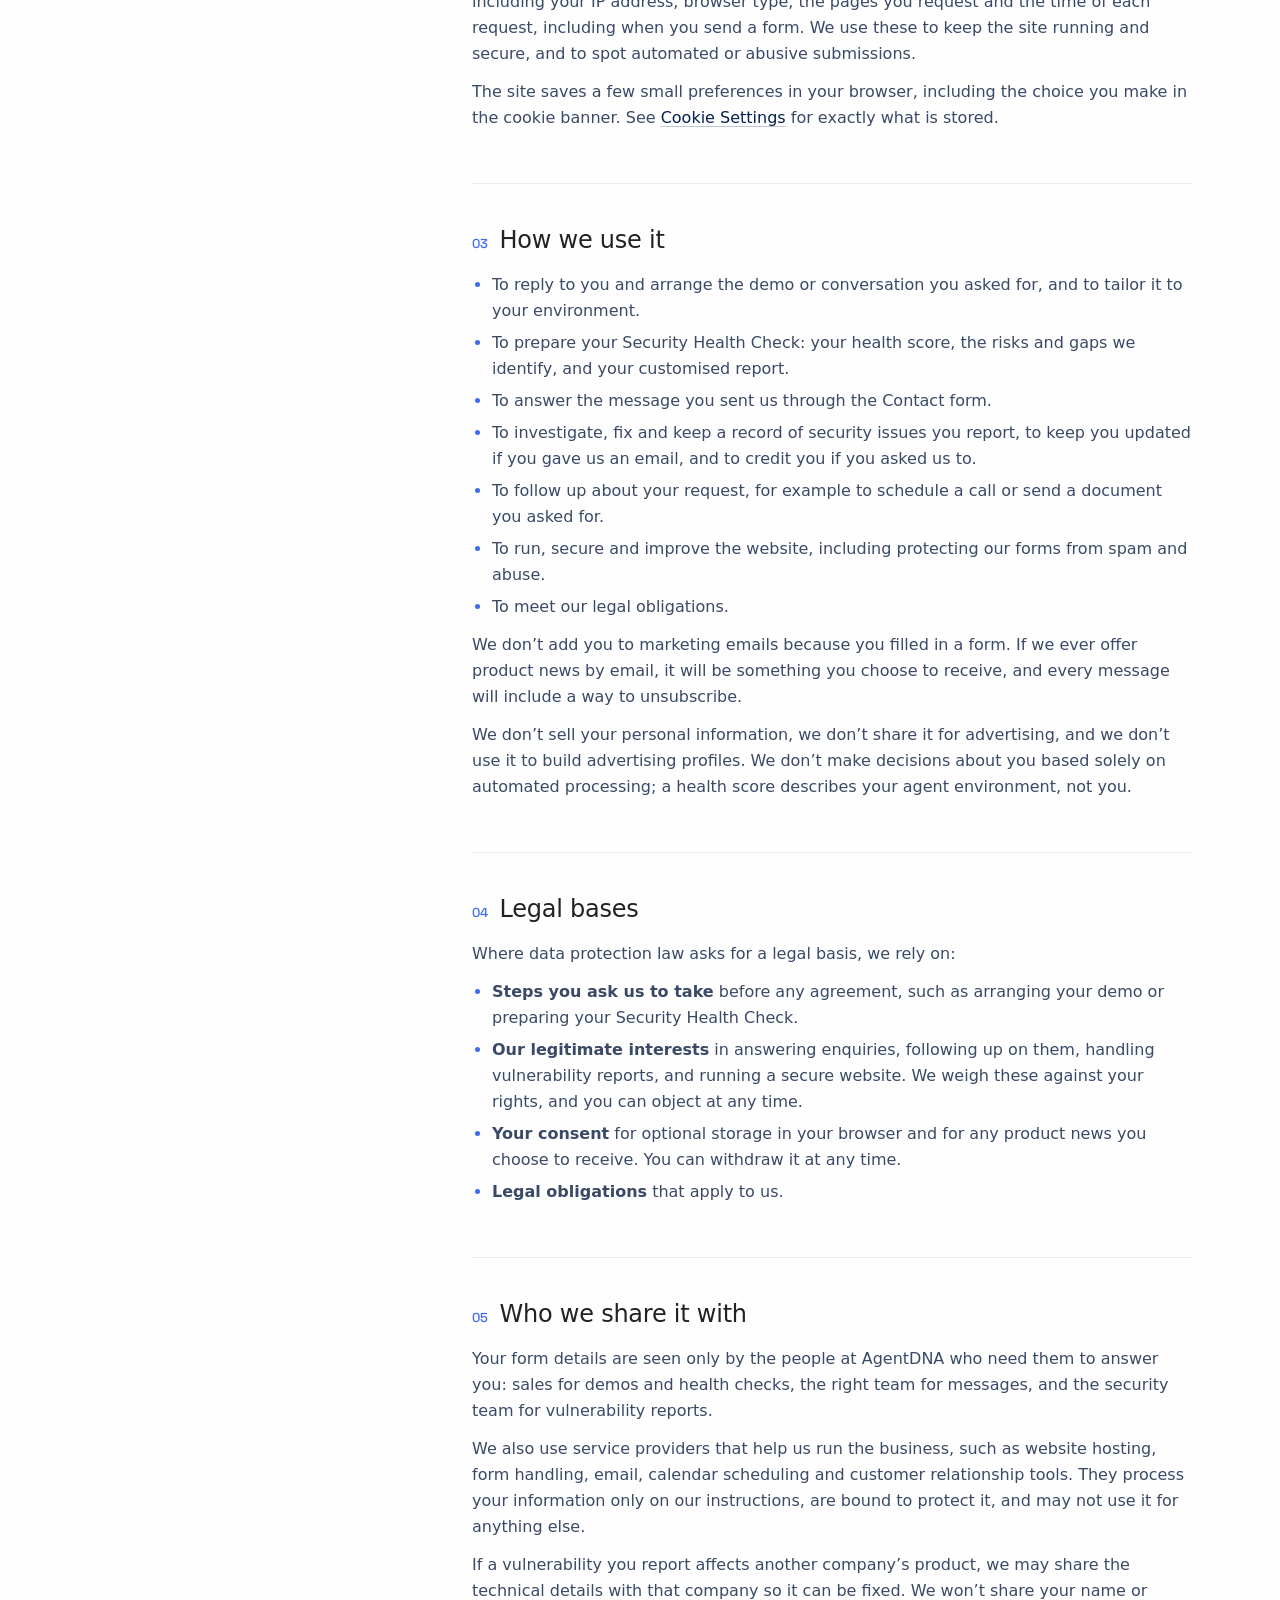
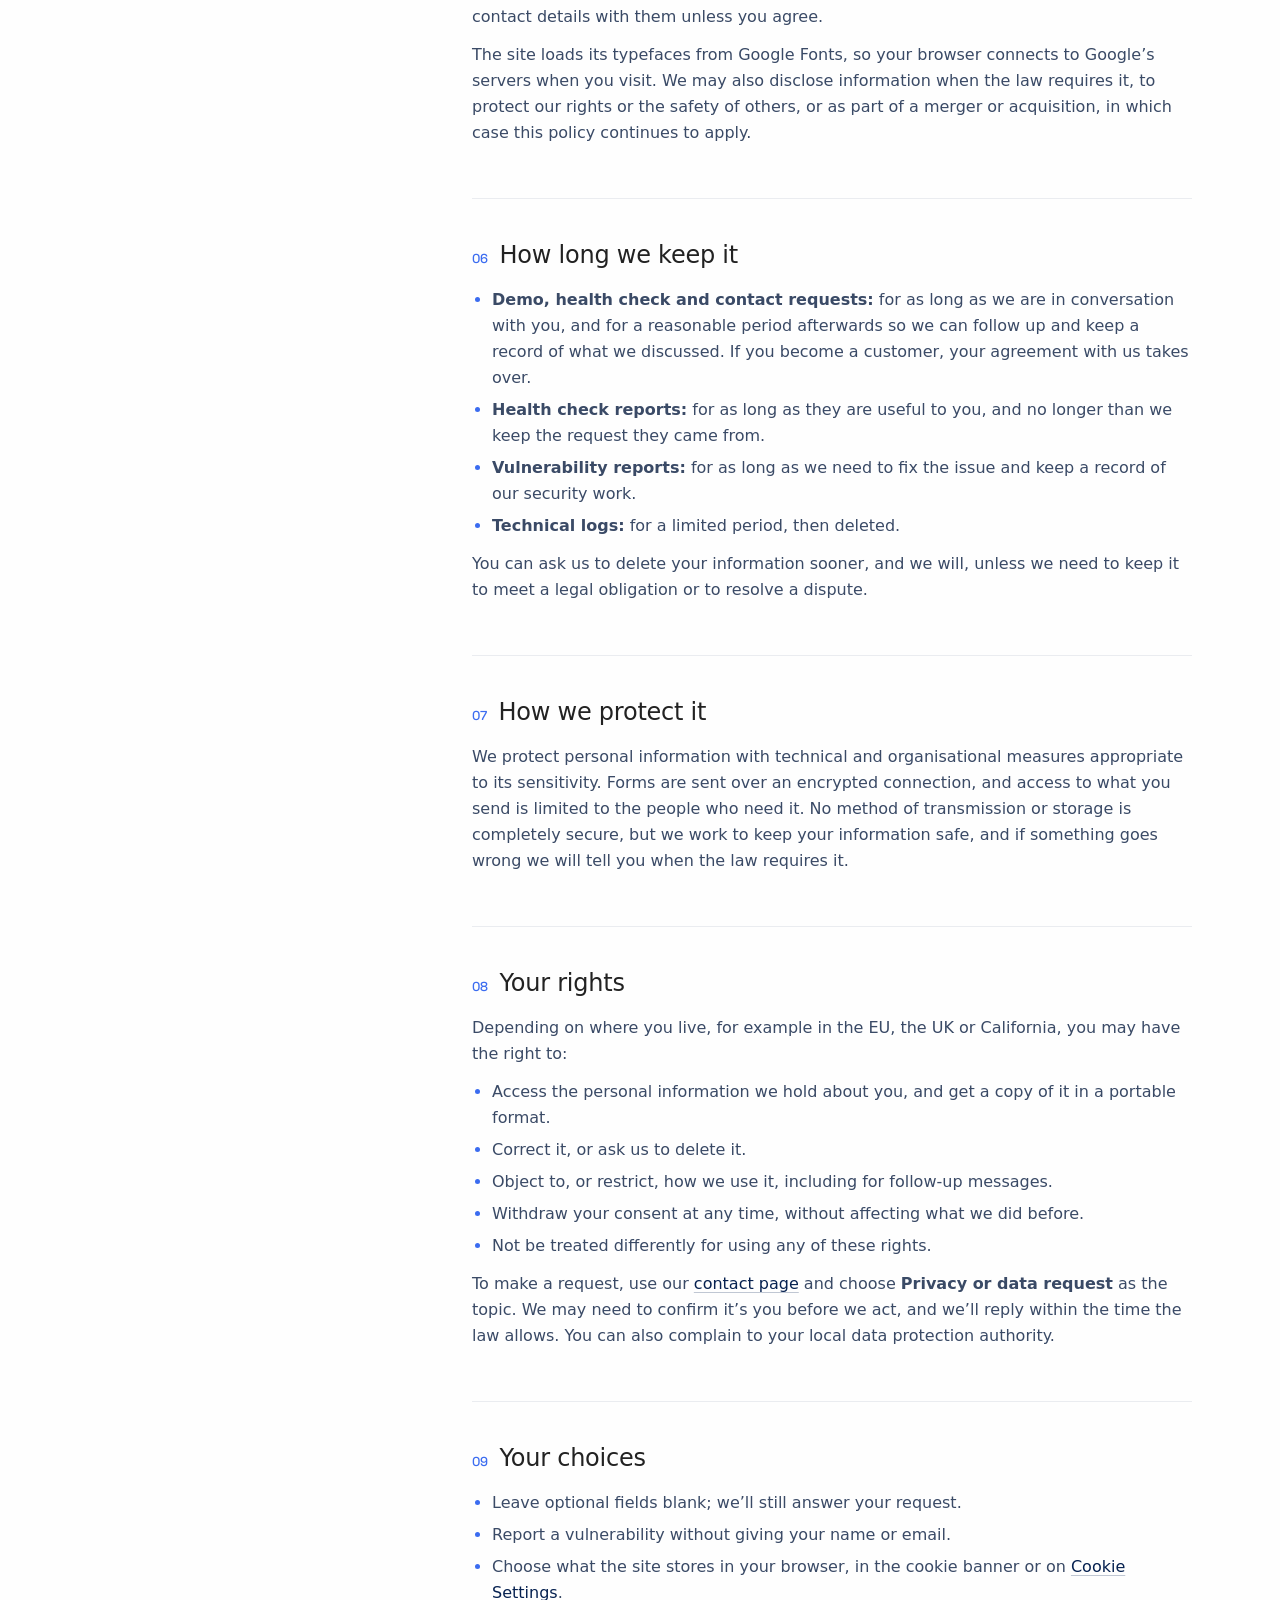
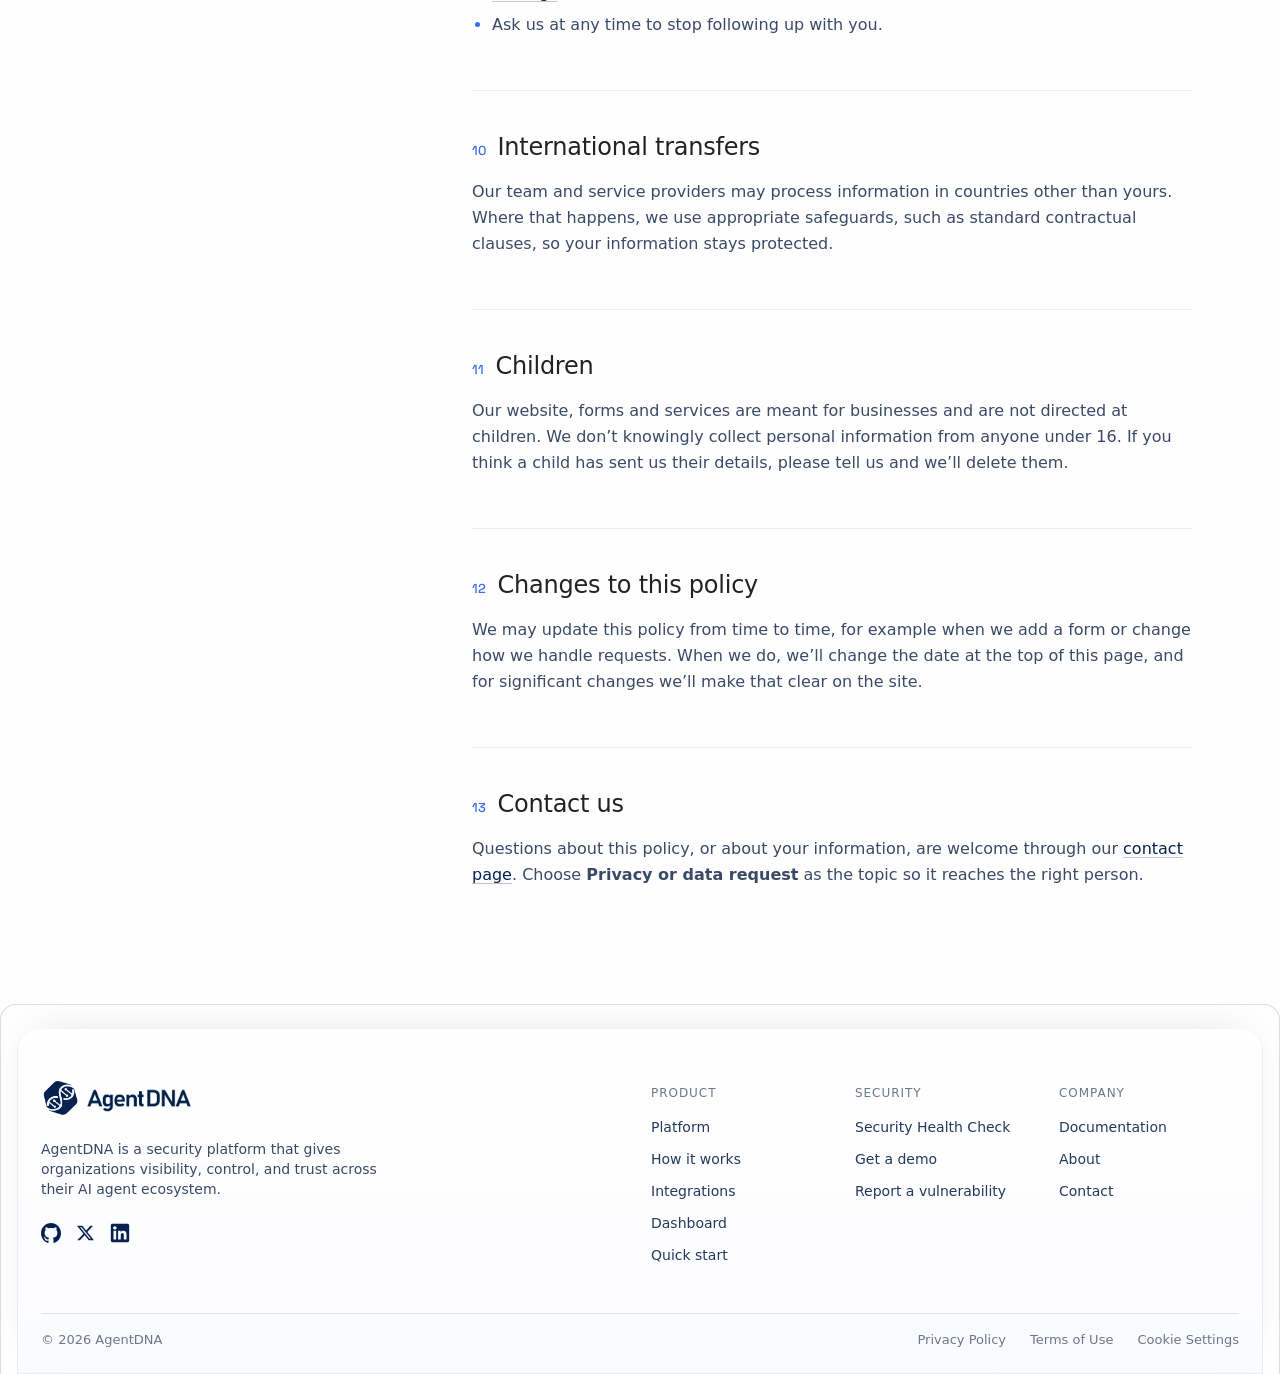
<file: privacy.html>
<!doctype html>
<html lang="en">
<head>
  <meta charset="utf-8">
  <meta name="viewport" content="width=device-width, initial-scale=1">
  <title>Privacy Policy | AgentDNA</title>
  <meta name="description" content="How AgentDNA collects, uses and protects personal information when you visit agentdna.io or contact us, and the choices you have.">
  <link rel="canonical" href="https://agentdna.io/privacy">
  <meta name="robots" content="index, follow">
  <meta name="theme-color" content="#062150">
  <!-- Forced dark: only when the browser itself darkens pages (Chrome's Auto Dark, Samsung Internet's dark mode) does
       the site switch to its own dark styling (html.forced-dark, at the end of each stylesheet). Chrome reports its page
       colour, `canvas`, as dark even for a light page. Samsung Internet recolours pages without telling the page (no
       dark preference, `canvas` stays white), so it always gets the dark styling. A normal dark-mode setting elsewhere
       keeps the light site. Re-checked every 1.5s and on return to the tab, since turning
       Auto Dark on or off fires no event; a change is announced as `forceddarkchange` for the canvas drawings. -->
  <script>(function () { var root = document.documentElement, mq = window.matchMedia && matchMedia('(prefers-color-scheme: dark)'), samsung = /SamsungBrowser/i.test(navigator.userAgent); function forced() { if (samsung) return true; var d = document.createElement('div'); d.style.cssText = 'display:none;background-color:canvas;color-scheme:light'; root.appendChild(d); var c = getComputedStyle(d).backgroundColor; d.remove(); return !!c && c !== 'rgb(255, 255, 255)'; } function check() { try { var on = forced(); if (on !== root.classList.contains('forced-dark')) { root.classList.toggle('forced-dark', on); try { dispatchEvent(new CustomEvent('forceddarkchange', { detail: on })); } catch (e) {} } } catch (e) {} } check(); setInterval(check, 1500); document.addEventListener('visibilitychange', check); addEventListener('focus', check); if (mq && mq.addEventListener) mq.addEventListener('change', check); })();</script>
  <link rel="icon" href="favicon.ico?v=2" sizes="48x48">
  <link rel="icon" type="image/png" sizes="32x32" href="assets/favicon-32.png?v=2">
  <link rel="icon" type="image/png" sizes="192x192" href="assets/favicon-192.png?v=2">
  <link rel="apple-touch-icon" href="assets/apple-touch-icon.png?v=2">
  <meta property="og:type" content="website">
  <meta property="og:site_name" content="AgentDNA">
  <meta property="og:title" content="Privacy Policy | AgentDNA">
  <meta property="og:description" content="How AgentDNA collects, uses and protects personal information when you visit agentdna.io or contact us, and the choices you have.">
  <meta property="og:image" content="https://agentdna.io/assets/og-image.png">
  <meta name="twitter:card" content="summary_large_image">
  <link rel="preconnect" href="https://fonts.googleapis.com">
  <link rel="preconnect" href="https://fonts.gstatic.com" crossorigin>
  <link rel="stylesheet" href="https://fonts.googleapis.com/css2?family=Google+Sans:wght@400;500&family=Google+Sans+Code:wght@400;500&display=swap">
  <link rel="stylesheet" href="https://fonts.googleapis.com/css2?family=Space+Grotesk:wght@400;500&display=swap">
  <link rel="stylesheet" href="styles.css">
  <script src="consent.js" defer></script>
  <link rel="stylesheet" href="pages.css">
</head>
<body class="page page--privacy">

  <!-- Nav (the landing page's own, its links pointing back to it) -->
  <header class="nav">
    <div class="nav__inner">
      <a class="brand" href="index.html" aria-label="AgentDNA home">
        <span class="emblem"><img src="assets/logo-emblem.png" alt=""></span>
        <img class="brand__name" src="assets/logo-wordmark.png" alt="AgentDNA">
      </a>
      <nav class="nav__links" id="navLinks">
        <a href="index.html#platform">Platform</a><a href="index.html#how-it-works">How it works</a><a href="index.html#integrations">Integrations</a><a href="index.html#product">Dashboard</a><a href="index.html#quick-start">Quick start</a>
      </nav>
      <a class="btn btn--primary nav__cta" href="demo.html">Get A Demo</a>
      <button class="nav__menu" type="button" aria-label="Menu" aria-expanded="false" aria-controls="navLinks"><span></span><span></span></button>
    </div>
  </header>

  <main>
    <header class="lg__head">
      <h1 class="lg__title">Privacy Policy</h1>
      <p class="pg__lede">What we collect when you visit agentdna.io or talk to us, how we use it, and the choices you have.</p>
      <p class="pg__meta">Last updated 2 November 2026</p>
    </header>

    <div class="lg">
      <nav class="lg__toc" aria-label="On this page">
        <p>On this page</p>
        <ol><li><a href="#overview">Overview</a></li><li><a href="#collect">Information we collect</a></li><li><a href="#use">How we use it</a></li><li><a href="#bases">Legal bases</a></li><li><a href="#share">Who we share it with</a></li><li><a href="#retain">How long we keep it</a></li><li><a href="#security">How we protect it</a></li><li><a href="#rights">Your rights</a></li><li><a href="#choices">Your choices</a></li><li><a href="#transfers">International transfers</a></li><li><a href="#children">Children</a></li><li><a href="#changes">Changes to this policy</a></li><li><a href="#contact">Contact us</a></li></ol>
      </nav>
      <article class="lg__doc">
          <section id="overview">
            <h2>Overview</h2>
            <p>This policy explains what personal information AgentDNA (“AgentDNA”, “we”, “us”) collects when you visit agentdna.io, fill in one of our forms or otherwise contact us, how we use it, and the choices you have.</p>
            <p>It covers the website and its four forms: <a href="demo.html">Get a demo</a>, the <a href="health-check.html">Security Health Check</a>, <a href="contact.html">Contact</a> and <a href="security.html">Report a vulnerability</a>, along with the conversations that follow from them.</p>
            <p>Data that customers process through the AgentDNA platform, such as agent identities, access decisions and provenance records, is governed by the agreement we sign with that customer, not by this policy.</p>
          </section>
          <section id="collect">
            <h2>Information we collect</h2>
            <h3>Information you give us in our forms</h3>
            <p>Each form asks only for what we need to answer it. Fields marked as optional are up to you.</p>
            <ul><li><b>Get a demo:</b> your first and last name, work email, company, company size and role, and, if you choose, what you’d like to see.</li><li><b>Security Health Check:</b> your first and last name, work email, company, company size and how many AI agents you run in production, and, if you choose, the tools, APIs, MCP servers and apps your agents reach.</li><li><b>Contact:</b> your first and last name, work email, the topic of your message and the message itself, and, if you choose, your company.</li><li><b>Report a vulnerability:</b> the product and type of issue, how severe you think it is, a summary, what you found, how to reproduce it and, if you choose, its impact, the affected address, your name or handle and your email.</li></ul>
            <h3>Details about your agents and systems</h3>
            <p>Some fields let you describe your agents, tools and environment in your own words. Please share only what you’re comfortable with, and never include passwords, API keys, tokens or other secrets, or other people’s personal information.</p>
            <h3>Vulnerability reports</h3>
            <p>You can report a vulnerability without giving a name or email. Anonymous reports still reach us with the standard technical information described below, such as your IP address. If your report contains personal information you came across while testing, we treat it as confidential and use it only to understand and fix the issue.</p>
            <h3>Information collected automatically</h3>
            <p>Like most websites, the servers that host agentdna.io keep standard technical logs, including your IP address, browser type, the pages you request and the time of each request, including when you send a form. We use these to keep the site running and secure, and to spot automated or abusive submissions.</p>
            <p>The site saves a few small preferences in your browser, including the choice you make in the cookie banner. See <a href="cookies.html">Cookie Settings</a> for exactly what is stored.</p>
          </section>
          <section id="use">
            <h2>How we use it</h2>
            <ul><li>To reply to you and arrange the demo or conversation you asked for, and to tailor it to your environment.</li><li>To prepare your Security Health Check: your health score, the risks and gaps we identify, and your customised report.</li><li>To answer the message you sent us through the Contact form.</li><li>To investigate, fix and keep a record of security issues you report, to keep you updated if you gave us an email, and to credit you if you asked us to.</li><li>To follow up about your request, for example to schedule a call or send a document you asked for.</li><li>To run, secure and improve the website, including protecting our forms from spam and abuse.</li><li>To meet our legal obligations.</li></ul>
            <p>We don’t add you to marketing emails because you filled in a form. If we ever offer product news by email, it will be something you choose to receive, and every message will include a way to unsubscribe.</p>
            <p>We don’t sell your personal information, we don’t share it for advertising, and we don’t use it to build advertising profiles. We don’t make decisions about you based solely on automated processing; a health score describes your agent environment, not you.</p>
          </section>
          <section id="bases">
            <h2>Legal bases</h2>
            <p>Where data protection law asks for a legal basis, we rely on:</p>
            <ul><li><b>Steps you ask us to take</b> before any agreement, such as arranging your demo or preparing your Security Health Check.</li><li><b>Our legitimate interests</b> in answering enquiries, following up on them, handling vulnerability reports, and running a secure website. We weigh these against your rights, and you can object at any time.</li><li><b>Your consent</b> for optional storage in your browser and for any product news you choose to receive. You can withdraw it at any time.</li><li><b>Legal obligations</b> that apply to us.</li></ul>
          </section>
          <section id="share">
            <h2>Who we share it with</h2>
            <p>Your form details are seen only by the people at AgentDNA who need them to answer you: sales for demos and health checks, the right team for messages, and the security team for vulnerability reports.</p>
            <p>We also use service providers that help us run the business, such as website hosting, form handling, email, calendar scheduling and customer relationship tools. They process your information only on our instructions, are bound to protect it, and may not use it for anything else.</p>
            <p>If a vulnerability you report affects another company’s product, we may share the technical details with that company so it can be fixed. We won’t share your name or contact details with them unless you agree.</p>
            <p>The site loads its typefaces from Google Fonts, so your browser connects to Google’s servers when you visit. We may also disclose information when the law requires it, to protect our rights or the safety of others, or as part of a merger or acquisition, in which case this policy continues to apply.</p>
          </section>
          <section id="retain">
            <h2>How long we keep it</h2>
            <ul><li><b>Demo, health check and contact requests:</b> for as long as we are in conversation with you, and for a reasonable period afterwards so we can follow up and keep a record of what we discussed. If you become a customer, your agreement with us takes over.</li><li><b>Health check reports:</b> for as long as they are useful to you, and no longer than we keep the request they came from.</li><li><b>Vulnerability reports:</b> for as long as we need to fix the issue and keep a record of our security work.</li><li><b>Technical logs:</b> for a limited period, then deleted.</li></ul>
            <p>You can ask us to delete your information sooner, and we will, unless we need to keep it to meet a legal obligation or to resolve a dispute.</p>
          </section>
          <section id="security">
            <h2>How we protect it</h2>
            <p>We protect personal information with technical and organisational measures appropriate to its sensitivity. Forms are sent over an encrypted connection, and access to what you send is limited to the people who need it. No method of transmission or storage is completely secure, but we work to keep your information safe, and if something goes wrong we will tell you when the law requires it.</p>
          </section>
          <section id="rights">
            <h2>Your rights</h2>
            <p>Depending on where you live, for example in the EU, the UK or California, you may have the right to:</p>
            <ul><li>Access the personal information we hold about you, and get a copy of it in a portable format.</li><li>Correct it, or ask us to delete it.</li><li>Object to, or restrict, how we use it, including for follow-up messages.</li><li>Withdraw your consent at any time, without affecting what we did before.</li><li>Not be treated differently for using any of these rights.</li></ul>
            <p>To make a request, use our <a href="contact.html">contact page</a> and choose <b>Privacy or data request</b> as the topic. We may need to confirm it’s you before we act, and we’ll reply within the time the law allows. You can also complain to your local data protection authority.</p>
          </section>
          <section id="choices">
            <h2>Your choices</h2>
            <ul><li>Leave optional fields blank; we’ll still answer your request.</li><li>Report a vulnerability without giving your name or email.</li><li>Choose what the site stores in your browser, in the cookie banner or on <a href="cookies.html">Cookie Settings</a>.</li><li>Ask us at any time to stop following up with you.</li></ul>
          </section>
          <section id="transfers">
            <h2>International transfers</h2>
            <p>Our team and service providers may process information in countries other than yours. Where that happens, we use appropriate safeguards, such as standard contractual clauses, so your information stays protected.</p>
          </section>
          <section id="children">
            <h2>Children</h2>
            <p>Our website, forms and services are meant for businesses and are not directed at children. We don’t knowingly collect personal information from anyone under 16. If you think a child has sent us their details, please tell us and we’ll delete them.</p>
          </section>
          <section id="changes">
            <h2>Changes to this policy</h2>
            <p>We may update this policy from time to time, for example when we add a form or change how we handle requests. When we do, we’ll change the date at the top of this page, and for significant changes we’ll make that clear on the site.</p>
          </section>
          <section id="contact">
            <h2>Contact us</h2>
            <p>Questions about this policy, or about your information, are welcome through our <a href="contact.html">contact page</a>. Choose <b>Privacy or data request</b> as the topic so it reaches the right person.</p>
          </section>
      </article>
    </div>

    <div class="closing closing--demo">
        <footer class="footer">
          <div class="footer__top">
            <div class="footer__about">
              <a class="brand" href="index.html" aria-label="AgentDNA home">
                <span class="emblem"><img src="assets/logo-emblem.png" alt=""></span>
                <img class="brand__name" src="assets/logo-wordmark.png" alt="AgentDNA">
              </a>
              <p>AgentDNA is a security platform that gives organizations visibility, control, and trust across their AI agent ecosystem.</p>
              <div class="social">
                <a href="https://github.com/agent-dna" target="_blank" rel="noopener" aria-label="AgentDNA on GitHub"><span class="gh"><img src="assets/github-fill.svg" alt=""></span></a>
                <a href="#" aria-label="Instagram" hidden><img src="assets/icon-instagram.svg" alt=""></a> <!-- hidden until there is an Instagram page -->
                <a href="https://x.com/Agent_DNA" target="_blank" rel="noopener" aria-label="AgentDNA on X"><img src="assets/icon-x.svg" alt=""></a>
                <a href="https://www.linkedin.com/company/agentdna" target="_blank" rel="noopener" aria-label="AgentDNA on LinkedIn"><img src="assets/icon-linkedin.svg" alt=""></a>
              </div>
            </div>
            <nav class="footer__col" aria-label="Product"><h4>Product</h4><a href="index.html#platform">Platform</a><a href="index.html#how-it-works">How it works</a><a href="index.html#integrations">Integrations</a><a href="index.html#product">Dashboard</a><a href="index.html#quick-start">Quick start</a></nav>
            <nav class="footer__col" aria-label="Security"><h4>Security</h4><a href="health-check.html">Security Health Check</a><a href="demo.html">Get a demo</a><a href="security.html">Report a vulnerability</a></nav>
            <nav class="footer__col" aria-label="Company"><h4>Company</h4><a href="https://docs.agentdna.io" target="_blank" rel="noopener">Documentation</a><a href="about.html">About</a><a href="contact.html">Contact</a></nav>
          </div>
          <!-- ask an AI assistant about AgentDNA: each opens with the question filled in (hidden for now: remove `hidden` to show it) -->
          <div class="footer__ask" hidden>
            <span class="footer__ask-label">Ask AI about AgentDNA</span>
            <div class="ask"><a class="ask__tile" href="https://chatgpt.com/?q=What%20is%20AgentDNA%20%28agentdna.io%29%2C%20the%20security%20layer%20for%20AI%20agents%3F%20What%20does%20it%20do%20and%20how%20does%20it%20secure%20AI%20agents%3F" target="_blank" rel="noopener" aria-label="Ask ChatGPT about AgentDNA" title="ChatGPT"><svg viewBox="0 0 24 24" aria-hidden="true"><path d="M22.2819 9.8211a5.9847 5.9847 0 0 0-.5157-4.9108 6.0462 6.0462 0 0 0-6.5098-2.9A6.0651 6.0651 0 0 0 4.9807 4.1818a5.9847 5.9847 0 0 0-3.9977 2.9 6.0462 6.0462 0 0 0 .7427 7.0966 5.98 5.98 0 0 0 .511 4.9107 6.051 6.051 0 0 0 6.5146 2.9001A5.9847 5.9847 0 0 0 13.2599 24a6.0557 6.0557 0 0 0 5.7718-4.2058 5.9894 5.9894 0 0 0 3.9977-2.9001 6.0557 6.0557 0 0 0-.7475-7.0729zm-9.022 12.6081a4.4755 4.4755 0 0 1-2.8764-1.0408l.1419-.0804 4.7783-2.7582a.7948.7948 0 0 0 .3927-.6813v-6.7369l2.02 1.1686a.071.071 0 0 1 .038.052v5.5826a4.504 4.504 0 0 1-4.4945 4.4944zm-9.6607-4.1254a4.4708 4.4708 0 0 1-.5346-3.0137l.142.0852 4.783 2.7582a.7712.7712 0 0 0 .7806 0l5.8428-3.3685v2.3324a.0804.0804 0 0 1-.0332.0615L9.74 19.9502a4.4992 4.4992 0 0 1-6.1408-1.6464zM2.3408 7.8956a4.485 4.485 0 0 1 2.3655-1.9728V11.6a.7664.7664 0 0 0 .3879.6765l5.8144 3.3543-2.0201 1.1685a.0757.0757 0 0 1-.071 0l-4.8303-2.7865A4.504 4.504 0 0 1 2.3408 7.872zm16.5963 3.8558L13.1038 8.364 15.1192 7.2a.0757.0757 0 0 1 .071 0l4.8303 2.7913a4.4944 4.4944 0 0 1-.6765 8.1042v-5.6772a.79.79 0 0 0-.407-.667zm2.0107-3.0231l-.142-.0852-4.7735-2.7818a.7759.7759 0 0 0-.7854 0L9.409 9.2297V6.8974a.0662.0662 0 0 1 .0284-.0615l4.8303-2.7866a4.4992 4.4992 0 0 1 6.6802 4.66zM8.3065 12.863l-2.02-1.1638a.0804.0804 0 0 1-.038-.0567V6.0742a4.4992 4.4992 0 0 1 7.3757-3.4537l-.142.0805L8.704 5.459a.7948.7948 0 0 0-.3927.6813zm1.0976-2.3654l2.602-1.4998 2.6069 1.4998v2.9994l-2.5974 1.4997-2.6067-1.4997Z"/></svg></a><a class="ask__tile" href="https://claude.ai/new?q=What%20is%20AgentDNA%20%28agentdna.io%29%2C%20the%20security%20layer%20for%20AI%20agents%3F%20What%20does%20it%20do%20and%20how%20does%20it%20secure%20AI%20agents%3F" target="_blank" rel="noopener" aria-label="Ask Claude about AgentDNA" title="Claude"><svg viewBox="0 0 24 24" aria-hidden="true"><path d="M13.45 11.40L12.82 0.80A0.82 0.82 0 0 0 11.18 0.80L10.55 11.40ZM13.55 12.26L17.99 3.95A0.82 0.82 0 0 0 16.60 3.08L11.09 10.72ZM13.19 13.02L22.00 7.83A0.82 0.82 0 0 0 21.25 6.37L11.88 10.44ZM12.50 13.49L21.52 13.49A0.82 0.82 0 0 0 21.63 11.85L12.70 10.60ZM11.71 13.54L21.11 18.90A0.82 0.82 0 0 0 22.01 17.52L13.29 11.11ZM11.00 13.21L16.06 21.39A0.82 0.82 0 0 0 17.51 20.62L13.56 11.85ZM10.53 12.55L10.80 22.96A0.82 0.82 0 0 0 12.44 23.02L13.43 12.65ZM10.45 11.77L6.25 19.98A0.82 0.82 0 0 0 7.66 20.82L12.93 13.26ZM10.76 11.04L1.89 16.89A0.82 0.82 0 0 0 2.71 18.31L12.21 13.56ZM11.43 10.54L2.02 11.01A0.82 0.82 0 0 0 1.99 12.65L11.37 13.44ZM12.23 10.45L3.25 5.79A0.82 0.82 0 0 0 2.41 7.19L10.74 12.93ZM12.96 10.76L7.56 2.67A0.82 0.82 0 0 0 6.14 3.49L10.44 12.21ZM10.10 12a1.9 1.9 0 1 0 3.8 0a1.9 1.9 0 1 0 -3.8 0Z"/></svg></a><a class="ask__tile" href="https://www.perplexity.ai/search?q=What%20is%20AgentDNA%20%28agentdna.io%29%2C%20the%20security%20layer%20for%20AI%20agents%3F%20What%20does%20it%20do%20and%20how%20does%20it%20secure%20AI%20agents%3F" target="_blank" rel="noopener" aria-label="Ask Perplexity about AgentDNA" title="Perplexity"><svg viewBox="0 0 24 24" aria-hidden="true"><path d="M22.3977 7.0896h-2.3106V.0676l-7.5094 6.3542V.1577h-1.1554v6.1966L4.4904 0v7.0896H1.6023v10.3976h2.8882V24l6.932-6.3591v6.2005h1.1554v-6.0469l6.9318 6.1807v-6.4879h2.8882V7.0896zm-3.4657-4.531v4.531h-5.355l5.355-4.531zm-13.2862.0676 4.8691 4.4634H5.6458V2.6262zM2.7576 16.332V8.245h7.8476l-6.1149 6.1147v1.9723H2.7576zm2.8882 5.0404v-3.8852h.0001v-2.6488l5.7763-5.7764v7.0111l-5.7764 5.2993zm12.7086.0248-5.7766-5.1509V9.0618l5.7766 5.7766v6.5588zm2.8882-5.0652h-1.733v-1.9723L13.3948 8.245h7.8478v8.087z"/></svg></a><a class="ask__tile" href="https://www.google.com/search?udm=50&amp;q=What%20is%20AgentDNA%20%28agentdna.io%29%2C%20the%20security%20layer%20for%20AI%20agents%3F%20What%20does%20it%20do%20and%20how%20does%20it%20secure%20AI%20agents%3F" target="_blank" rel="noopener" aria-label="Ask Google AI Mode about AgentDNA" title="Google AI Mode"><svg viewBox="0 0 24 24" aria-hidden="true"><path d="M11.04 19.32Q12 21.51 12 24q0-2.49.93-4.68.96-2.19 2.58-3.81t3.81-2.55Q21.51 12 24 12q-2.49 0-4.68-.93a12.3 12.3 0 0 1-3.81-2.58 12.3 12.3 0 0 1-2.58-3.81Q12 2.49 12 0q0 2.49-.96 4.68-.93 2.19-2.55 3.81a12.3 12.3 0 0 1-3.81 2.58Q2.49 12 0 12q2.49 0 4.68.96 2.19.93 3.81 2.55t2.55 3.81"/></svg></a></div>
          </div>
          <div class="footer__bottom">
            <span>© 2026 AgentDNA</span>
            <nav><a href="privacy.html" aria-current="page">Privacy Policy</a><a href="terms.html">Terms of Use</a><a href="cookies.html">Cookie Settings</a></nav>
        </div>
      </footer>

    </div>
  </main>

  <script src="site.js"></script>
  <script src="pages.js"></script>
</body>
</html>
</file>
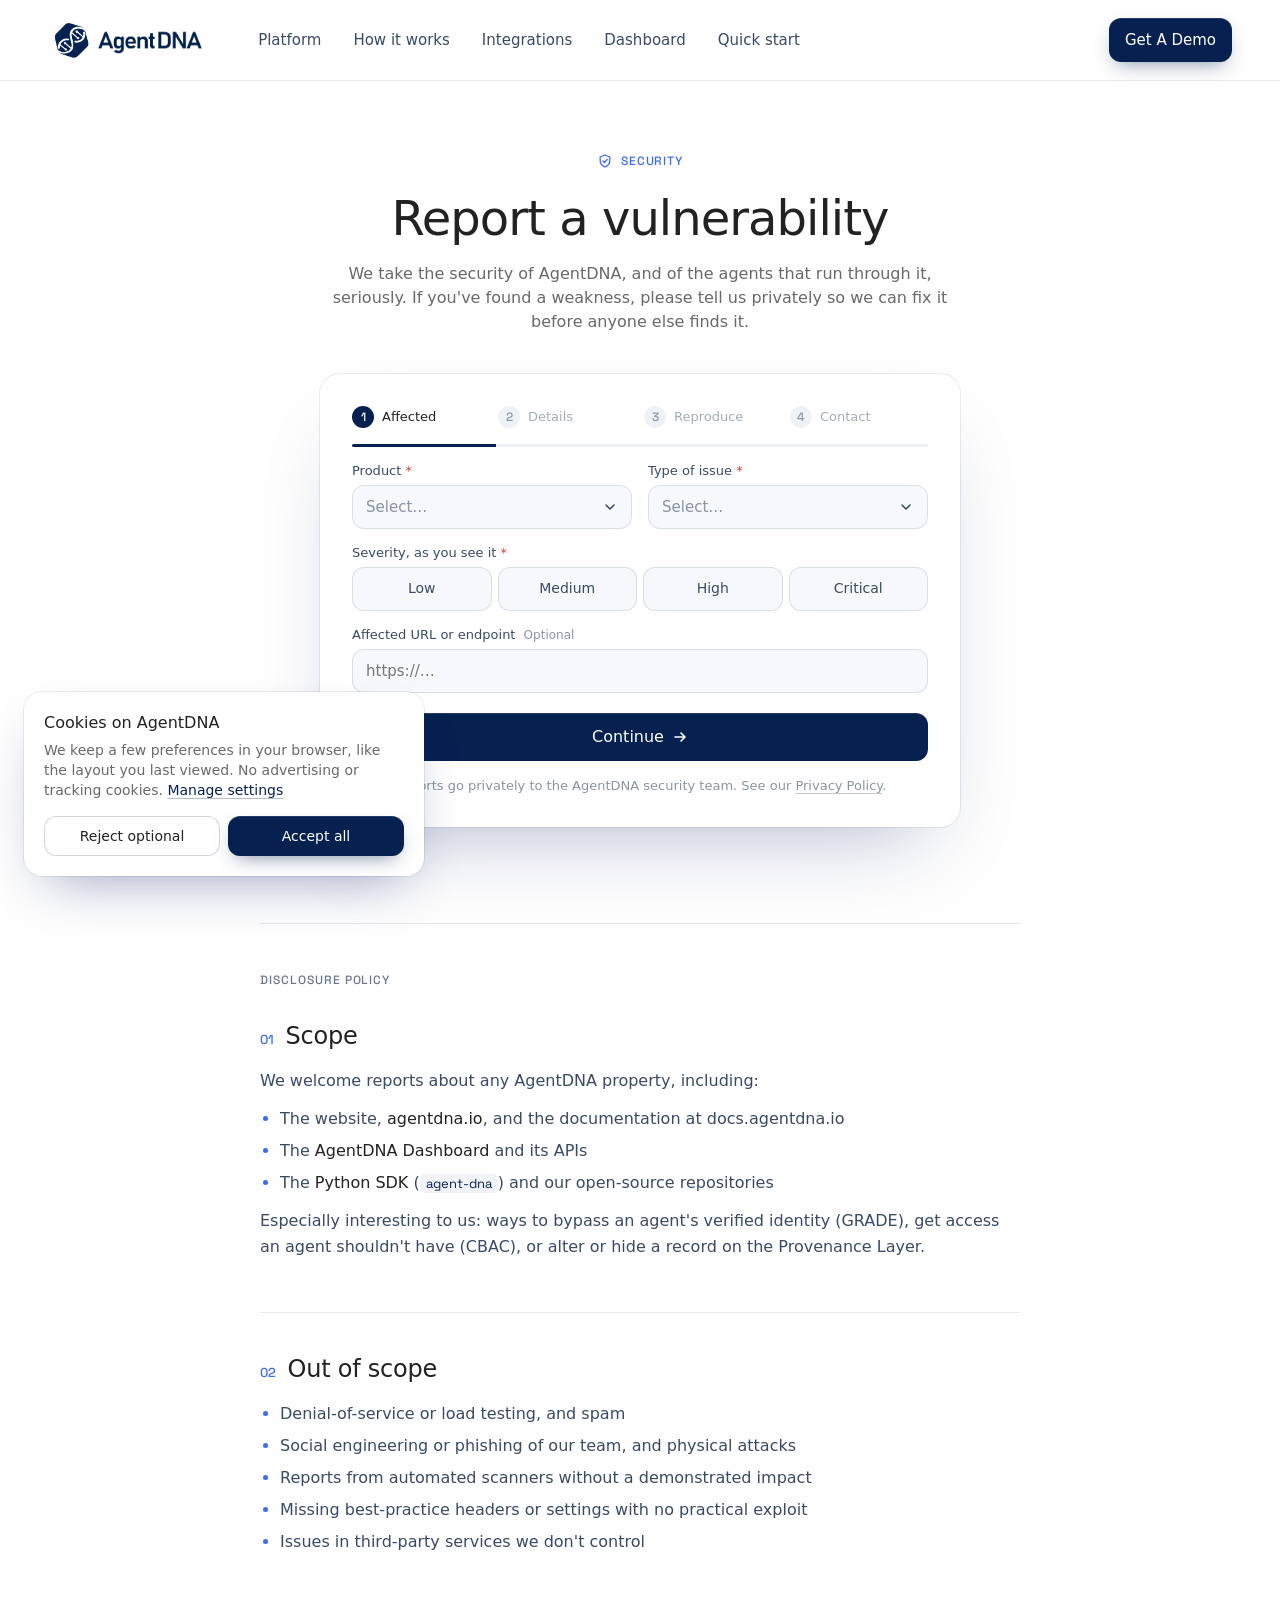
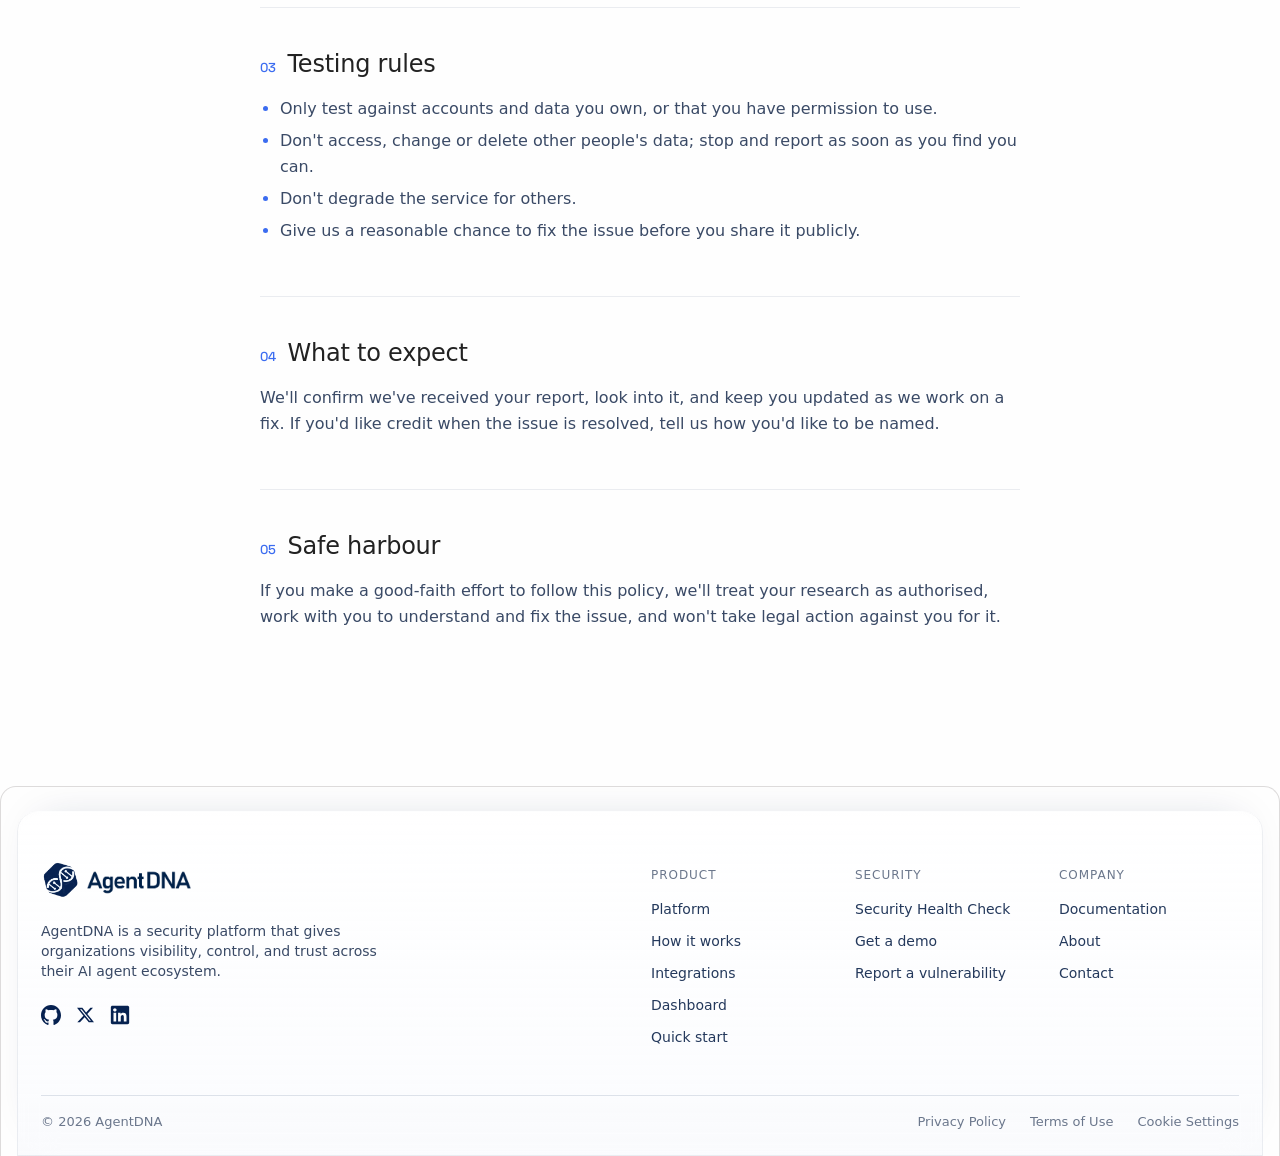
<file: security.html>
<!doctype html>
<html lang="en">
<head>
  <meta charset="utf-8">
  <meta name="viewport" content="width=device-width, initial-scale=1">
  <title>Report a Vulnerability | AgentDNA</title>
  <meta name="description" content="Found a security issue in AgentDNA? Report it privately to our security team. Read our disclosure policy, scope and safe harbour.">
  <link rel="canonical" href="https://agentdna.io/security">
  <meta name="robots" content="index, follow">
  <meta name="theme-color" content="#062150">
  <!-- Forced dark: only when the browser itself darkens pages (Chrome's Auto Dark, Samsung Internet's dark mode) does
       the site switch to its own dark styling (html.forced-dark, at the end of each stylesheet). Chrome reports its page
       colour, `canvas`, as dark even for a light page. Samsung Internet recolours pages without telling the page (no
       dark preference, `canvas` stays white), so it always gets the dark styling. A normal dark-mode setting elsewhere
       keeps the light site. Re-checked every 1.5s and on return to the tab, since turning
       Auto Dark on or off fires no event; a change is announced as `forceddarkchange` for the canvas drawings. -->
  <script>(function () { var root = document.documentElement, mq = window.matchMedia && matchMedia('(prefers-color-scheme: dark)'), samsung = /SamsungBrowser/i.test(navigator.userAgent); function forced() { if (samsung) return true; var d = document.createElement('div'); d.style.cssText = 'display:none;background-color:canvas;color-scheme:light'; root.appendChild(d); var c = getComputedStyle(d).backgroundColor; d.remove(); return !!c && c !== 'rgb(255, 255, 255)'; } function check() { try { var on = forced(); if (on !== root.classList.contains('forced-dark')) { root.classList.toggle('forced-dark', on); try { dispatchEvent(new CustomEvent('forceddarkchange', { detail: on })); } catch (e) {} } } catch (e) {} } check(); setInterval(check, 1500); document.addEventListener('visibilitychange', check); addEventListener('focus', check); if (mq && mq.addEventListener) mq.addEventListener('change', check); })();</script>
  <link rel="icon" href="favicon.ico?v=2" sizes="48x48">
  <link rel="icon" type="image/png" sizes="32x32" href="assets/favicon-32.png?v=2">
  <link rel="icon" type="image/png" sizes="192x192" href="assets/favicon-192.png?v=2">
  <link rel="apple-touch-icon" href="assets/apple-touch-icon.png?v=2">
  <meta property="og:type" content="website">
  <meta property="og:site_name" content="AgentDNA">
  <meta property="og:title" content="Report a Vulnerability | AgentDNA">
  <meta property="og:description" content="Found a security issue in AgentDNA? Report it privately to our security team. Read our disclosure policy, scope and safe harbour.">
  <meta property="og:image" content="https://agentdna.io/assets/og-image.png">
  <meta name="twitter:card" content="summary_large_image">
  <link rel="preconnect" href="https://fonts.googleapis.com">
  <link rel="preconnect" href="https://fonts.gstatic.com" crossorigin>
  <link rel="stylesheet" href="https://fonts.googleapis.com/css2?family=Google+Sans:wght@400;500&family=Google+Sans+Code:wght@400;500&display=swap">
  <link rel="stylesheet" href="https://fonts.googleapis.com/css2?family=Space+Grotesk:wght@400;500&display=swap">
  <link rel="stylesheet" href="styles.css">
  <script src="consent.js" defer></script>
  <link rel="stylesheet" href="pages.css">
  <link rel="stylesheet" href="demo.css">
  <link rel="stylesheet" href="vuln.css">
</head>
<body class="page page--security">

  <!-- Nav (the landing page's own, its links pointing back to it) -->
  <header class="nav">
    <div class="nav__inner">
      <a class="brand" href="index.html" aria-label="AgentDNA home">
        <span class="emblem"><img src="assets/logo-emblem.png" alt=""></span>
        <img class="brand__name" src="assets/logo-wordmark.png" alt="AgentDNA">
      </a>
      <nav class="nav__links" id="navLinks">
        <a href="index.html#platform">Platform</a><a href="index.html#how-it-works">How it works</a><a href="index.html#integrations">Integrations</a><a href="index.html#product">Dashboard</a><a href="index.html#quick-start">Quick start</a>
      </nav>
      <a class="btn btn--primary nav__cta" href="demo.html">Get A Demo</a>
      <button class="nav__menu" type="button" aria-label="Menu" aria-expanded="false" aria-controls="navLinks"><span></span><span></span></button>
    </div>
  </header>

  <main>
    <section class="vr">
      <header class="vr__head">
        <span class="vr__kicker"><svg viewBox="0 0 20 20" aria-hidden="true"><path d="M10 2.5 16 5v4.6c0 3.5-2.5 6.4-6 7.9-3.5-1.5-6-4.4-6-7.9V5Z"/><path d="m7.3 10 1.9 1.9 3.6-3.8"/></svg>Security</span>
        <h1 class="vr__title">Report a vulnerability</h1>
        <p class="pg__lede">We take the security of AgentDNA, and of the agents that run through it, seriously. If you've found a weakness, please tell us privately so we can fix it before anyone else finds it.</p>
      </header>
      <div class="vr__body">
      <form class="vf" id="vulnForm" novalidate>
        <ol class="vf__steps" aria-hidden="true"><li>Affected</li><li>Details</li><li>Reproduce</li><li>Contact</li></ol>
        <div class="vf__bar" aria-hidden="true"><b></b></div>
        <!-- four steps of about the same height, so the card keeps one size; the text boxes take up any spare room -->
        <fieldset class="vf__step" data-step="1"><legend>What's affected</legend>
          <div class="vf__row"><label class="field field--select"><span>Product <em>*</em></span><select name="product" required><option value="" selected disabled>Select…</option><option>agentdna.io website</option><option>AgentDNA Dashboard</option><option>Dashboard API</option><option>Python SDK (agent-dna)</option><option>Documentation</option><option>Open-source repository</option><option>Other</option></select></label>
          <label class="field field--select"><span>Type of issue <em>*</em></span><select name="kind" required><option value="" selected disabled>Select…</option><option>Authentication or identity bypass</option><option>Access control / authorisation</option><option>Provenance or audit tampering</option><option>Prompt injection or agent abuse</option><option>Injection (SQL, command, …)</option><option>Cross-site scripting (XSS)</option><option>Sensitive data exposure</option><option>Server-side request forgery (SSRF)</option><option>Other</option></select></label></div>
          <div class="field"><span>Severity, as you see it <em>*</em></span><div class="sev-group" role="radiogroup" aria-label="Severity"><label class="sev sev--low"><input type="radio" name="severity" value="low" required><span>Low</span></label><label class="sev sev--medium"><input type="radio" name="severity" value="medium" required><span>Medium</span></label><label class="sev sev--high"><input type="radio" name="severity" value="high" required><span>High</span></label><label class="sev sev--critical"><input type="radio" name="severity" value="critical" required><span>Critical</span></label></div></div>
          <label class="field"><span>Affected URL or endpoint <small>Optional</small></span><input name="url" type="text" placeholder="https://…"></label>
        </fieldset>
        <fieldset class="vf__step" data-step="2"><legend>Details</legend>
          <label class="field"><span>Summary <em>*</em></span><input name="title" type="text" required placeholder="e.g. Expired token still accepted"></label>
          <label class="field"><span>What you found <em>*</em></span><textarea name="description" rows="3" required placeholder="What the issue is, and where."></textarea></label>
        </fieldset>
        <fieldset class="vf__step" data-step="3"><legend>Reproduce</legend>
          <label class="field"><span>Steps to reproduce <em>*</em></span><textarea name="steps" rows="3" required placeholder="1. …&#10;2. …&#10;3. …"></textarea></label>
          <label class="field"><span>Impact <small>Optional</small></span><textarea name="impact" rows="3" placeholder="What could an attacker do with it?"></textarea></label>
        </fieldset>
        <fieldset class="vf__step" data-step="4"><legend>Contact</legend>
          <label class="field"><span>Your name or handle <small>Optional</small></span><input name="name" type="text" autocomplete="name"></label>
          <label class="field"><span>Email <small>Optional</small></span><input name="email" type="email" autocomplete="email"></label>
          <p class="vf__hint">Leave your email blank to report anonymously, though we won't be able to follow up.</p>
          <label class="vf__agree"><input type="checkbox" name="agree" required><span>I've followed the <a href="#vp-rules" data-policy>testing rules</a> and the disclosure policy.</span></label>
        </fieldset>
        <div class="vf__nav">
          <button class="btn btn--outline vf__back" type="button">Back</button>
          <button class="btn btn--primary vf__next" type="button">Continue <svg viewBox="0 0 16 16" aria-hidden="true"><path d="M3 8h10M9 4l4 4-4 4"/></svg></button>
          <button class="btn btn--primary vf__send" type="submit"><svg viewBox="0 0 20 20" aria-hidden="true"><path d="M10 2.5 16 5v4.6c0 3.5-2.5 6.4-6 7.9-3.5-1.5-6-4.4-6-7.9V5Z"/><path d="m7.3 10 1.9 1.9 3.6-3.8"/></svg><span>Send report</span></button>
        </div>
        <p class="vf__note">Reports go privately to the AgentDNA security team. See our <a href="privacy.html">Privacy Policy</a>.</p>
      </form>
      <div class="vf__done" id="vulnDone" hidden tabindex="-1">
        <span class="vf__done-mark" aria-hidden="true"><svg viewBox="0 0 20 20" aria-hidden="true"><path d="M10 2.5 16 5v4.6c0 3.5-2.5 6.4-6 7.9-3.5-1.5-6-4.4-6-7.9V5Z"/><path d="m7.3 10 1.9 1.9 3.6-3.8"/></svg></span>
        <p class="vf__done-title">Thank you. Your report is with our security team.</p>
        <p class="vf__done-body">Reference <code id="vulnRef">ADNA-VR</code>. <span id="vulnFollow">We'll follow up by email.</span></p>
        <button class="btn btn--outline" type="button" id="vulnAgain">Report another issue</button>
      </div>
      </div>
      <article class="vr__policy lg__doc" aria-labelledby="vpTitle">
        <h2 class="vr__policy-title" id="vpTitle">Disclosure policy</h2>
          <section id="vp-scope"><h2>Scope</h2>
      <p>We welcome reports about any AgentDNA property, including:</p>
      <ul><li>The website, <strong>agentdna.io</strong>, and the documentation at docs.agentdna.io</li><li>The <strong>AgentDNA Dashboard</strong> and its APIs</li><li>The <strong>Python SDK</strong> (<code>agent-dna</code>) and our open-source repositories</li></ul>
      <p>Especially interesting to us: ways to bypass an agent's verified identity (GRADE), get access an agent shouldn't have (CBAC), or alter or hide a record on the Provenance Layer.</p>
          </section>
          <section id="vp-out"><h2>Out of scope</h2>
      <ul><li>Denial-of-service or load testing, and spam</li><li>Social engineering or phishing of our team, and physical attacks</li><li>Reports from automated scanners without a demonstrated impact</li><li>Missing best-practice headers or settings with no practical exploit</li><li>Issues in third-party services we don't control</li></ul>
          </section>
          <section id="vp-rules"><h2>Testing rules</h2>
      <ul><li>Only test against accounts and data you own, or that you have permission to use.</li><li>Don't access, change or delete other people's data; stop and report as soon as you find you can.</li><li>Don't degrade the service for others.</li><li>Give us a reasonable chance to fix the issue before you share it publicly.</li></ul>
          </section>
          <section id="vp-expect"><h2>What to expect</h2>
      <p>We'll confirm we've received your report, look into it, and keep you updated as we work on a fix. If you'd like credit when the issue is resolved, tell us how you'd like to be named.</p>
          </section>
          <section id="vp-harbor"><h2>Safe harbour</h2>
      <p>If you make a good-faith effort to follow this policy, we'll treat your research as authorised, work with you to understand and fix the issue, and won't take legal action against you for it.</p>
          </section>
      </article>
    </section>

    <div class="closing closing--demo">
        <footer class="footer">
          <div class="footer__top">
            <div class="footer__about">
              <a class="brand" href="index.html" aria-label="AgentDNA home">
                <span class="emblem"><img src="assets/logo-emblem.png" alt=""></span>
                <img class="brand__name" src="assets/logo-wordmark.png" alt="AgentDNA">
              </a>
              <p>AgentDNA is a security platform that gives organizations visibility, control, and trust across their AI agent ecosystem.</p>
              <div class="social">
                <a href="https://github.com/agent-dna" target="_blank" rel="noopener" aria-label="AgentDNA on GitHub"><span class="gh"><img src="assets/github-fill.svg" alt=""></span></a>
                <a href="#" aria-label="Instagram" hidden><img src="assets/icon-instagram.svg" alt=""></a> <!-- hidden until there is an Instagram page -->
                <a href="https://x.com/Agent_DNA" target="_blank" rel="noopener" aria-label="AgentDNA on X"><img src="assets/icon-x.svg" alt=""></a>
                <a href="https://www.linkedin.com/company/agentdna" target="_blank" rel="noopener" aria-label="AgentDNA on LinkedIn"><img src="assets/icon-linkedin.svg" alt=""></a>
              </div>
            </div>
            <nav class="footer__col" aria-label="Product"><h4>Product</h4><a href="index.html#platform">Platform</a><a href="index.html#how-it-works">How it works</a><a href="index.html#integrations">Integrations</a><a href="index.html#product">Dashboard</a><a href="index.html#quick-start">Quick start</a></nav>
            <nav class="footer__col" aria-label="Security"><h4>Security</h4><a href="health-check.html">Security Health Check</a><a href="demo.html">Get a demo</a><a href="security.html" aria-current="page">Report a vulnerability</a></nav>
            <nav class="footer__col" aria-label="Company"><h4>Company</h4><a href="https://docs.agentdna.io" target="_blank" rel="noopener">Documentation</a><a href="about.html">About</a><a href="contact.html">Contact</a></nav>
          </div>
          <!-- ask an AI assistant about AgentDNA: each opens with the question filled in (hidden for now: remove `hidden` to show it) -->
          <div class="footer__ask" hidden>
            <span class="footer__ask-label">Ask AI about AgentDNA</span>
            <div class="ask"><a class="ask__tile" href="https://chatgpt.com/?q=What%20is%20AgentDNA%20%28agentdna.io%29%2C%20the%20security%20layer%20for%20AI%20agents%3F%20What%20does%20it%20do%20and%20how%20does%20it%20secure%20AI%20agents%3F" target="_blank" rel="noopener" aria-label="Ask ChatGPT about AgentDNA" title="ChatGPT"><svg viewBox="0 0 24 24" aria-hidden="true"><path d="M22.2819 9.8211a5.9847 5.9847 0 0 0-.5157-4.9108 6.0462 6.0462 0 0 0-6.5098-2.9A6.0651 6.0651 0 0 0 4.9807 4.1818a5.9847 5.9847 0 0 0-3.9977 2.9 6.0462 6.0462 0 0 0 .7427 7.0966 5.98 5.98 0 0 0 .511 4.9107 6.051 6.051 0 0 0 6.5146 2.9001A5.9847 5.9847 0 0 0 13.2599 24a6.0557 6.0557 0 0 0 5.7718-4.2058 5.9894 5.9894 0 0 0 3.9977-2.9001 6.0557 6.0557 0 0 0-.7475-7.0729zm-9.022 12.6081a4.4755 4.4755 0 0 1-2.8764-1.0408l.1419-.0804 4.7783-2.7582a.7948.7948 0 0 0 .3927-.6813v-6.7369l2.02 1.1686a.071.071 0 0 1 .038.052v5.5826a4.504 4.504 0 0 1-4.4945 4.4944zm-9.6607-4.1254a4.4708 4.4708 0 0 1-.5346-3.0137l.142.0852 4.783 2.7582a.7712.7712 0 0 0 .7806 0l5.8428-3.3685v2.3324a.0804.0804 0 0 1-.0332.0615L9.74 19.9502a4.4992 4.4992 0 0 1-6.1408-1.6464zM2.3408 7.8956a4.485 4.485 0 0 1 2.3655-1.9728V11.6a.7664.7664 0 0 0 .3879.6765l5.8144 3.3543-2.0201 1.1685a.0757.0757 0 0 1-.071 0l-4.8303-2.7865A4.504 4.504 0 0 1 2.3408 7.872zm16.5963 3.8558L13.1038 8.364 15.1192 7.2a.0757.0757 0 0 1 .071 0l4.8303 2.7913a4.4944 4.4944 0 0 1-.6765 8.1042v-5.6772a.79.79 0 0 0-.407-.667zm2.0107-3.0231l-.142-.0852-4.7735-2.7818a.7759.7759 0 0 0-.7854 0L9.409 9.2297V6.8974a.0662.0662 0 0 1 .0284-.0615l4.8303-2.7866a4.4992 4.4992 0 0 1 6.6802 4.66zM8.3065 12.863l-2.02-1.1638a.0804.0804 0 0 1-.038-.0567V6.0742a4.4992 4.4992 0 0 1 7.3757-3.4537l-.142.0805L8.704 5.459a.7948.7948 0 0 0-.3927.6813zm1.0976-2.3654l2.602-1.4998 2.6069 1.4998v2.9994l-2.5974 1.4997-2.6067-1.4997Z"/></svg></a><a class="ask__tile" href="https://claude.ai/new?q=What%20is%20AgentDNA%20%28agentdna.io%29%2C%20the%20security%20layer%20for%20AI%20agents%3F%20What%20does%20it%20do%20and%20how%20does%20it%20secure%20AI%20agents%3F" target="_blank" rel="noopener" aria-label="Ask Claude about AgentDNA" title="Claude"><svg viewBox="0 0 24 24" aria-hidden="true"><path d="M13.45 11.40L12.82 0.80A0.82 0.82 0 0 0 11.18 0.80L10.55 11.40ZM13.55 12.26L17.99 3.95A0.82 0.82 0 0 0 16.60 3.08L11.09 10.72ZM13.19 13.02L22.00 7.83A0.82 0.82 0 0 0 21.25 6.37L11.88 10.44ZM12.50 13.49L21.52 13.49A0.82 0.82 0 0 0 21.63 11.85L12.70 10.60ZM11.71 13.54L21.11 18.90A0.82 0.82 0 0 0 22.01 17.52L13.29 11.11ZM11.00 13.21L16.06 21.39A0.82 0.82 0 0 0 17.51 20.62L13.56 11.85ZM10.53 12.55L10.80 22.96A0.82 0.82 0 0 0 12.44 23.02L13.43 12.65ZM10.45 11.77L6.25 19.98A0.82 0.82 0 0 0 7.66 20.82L12.93 13.26ZM10.76 11.04L1.89 16.89A0.82 0.82 0 0 0 2.71 18.31L12.21 13.56ZM11.43 10.54L2.02 11.01A0.82 0.82 0 0 0 1.99 12.65L11.37 13.44ZM12.23 10.45L3.25 5.79A0.82 0.82 0 0 0 2.41 7.19L10.74 12.93ZM12.96 10.76L7.56 2.67A0.82 0.82 0 0 0 6.14 3.49L10.44 12.21ZM10.10 12a1.9 1.9 0 1 0 3.8 0a1.9 1.9 0 1 0 -3.8 0Z"/></svg></a><a class="ask__tile" href="https://www.perplexity.ai/search?q=What%20is%20AgentDNA%20%28agentdna.io%29%2C%20the%20security%20layer%20for%20AI%20agents%3F%20What%20does%20it%20do%20and%20how%20does%20it%20secure%20AI%20agents%3F" target="_blank" rel="noopener" aria-label="Ask Perplexity about AgentDNA" title="Perplexity"><svg viewBox="0 0 24 24" aria-hidden="true"><path d="M22.3977 7.0896h-2.3106V.0676l-7.5094 6.3542V.1577h-1.1554v6.1966L4.4904 0v7.0896H1.6023v10.3976h2.8882V24l6.932-6.3591v6.2005h1.1554v-6.0469l6.9318 6.1807v-6.4879h2.8882V7.0896zm-3.4657-4.531v4.531h-5.355l5.355-4.531zm-13.2862.0676 4.8691 4.4634H5.6458V2.6262zM2.7576 16.332V8.245h7.8476l-6.1149 6.1147v1.9723H2.7576zm2.8882 5.0404v-3.8852h.0001v-2.6488l5.7763-5.7764v7.0111l-5.7764 5.2993zm12.7086.0248-5.7766-5.1509V9.0618l5.7766 5.7766v6.5588zm2.8882-5.0652h-1.733v-1.9723L13.3948 8.245h7.8478v8.087z"/></svg></a><a class="ask__tile" href="https://www.google.com/search?udm=50&amp;q=What%20is%20AgentDNA%20%28agentdna.io%29%2C%20the%20security%20layer%20for%20AI%20agents%3F%20What%20does%20it%20do%20and%20how%20does%20it%20secure%20AI%20agents%3F" target="_blank" rel="noopener" aria-label="Ask Google AI Mode about AgentDNA" title="Google AI Mode"><svg viewBox="0 0 24 24" aria-hidden="true"><path d="M11.04 19.32Q12 21.51 12 24q0-2.49.93-4.68.96-2.19 2.58-3.81t3.81-2.55Q21.51 12 24 12q-2.49 0-4.68-.93a12.3 12.3 0 0 1-3.81-2.58 12.3 12.3 0 0 1-2.58-3.81Q12 2.49 12 0q0 2.49-.96 4.68-.93 2.19-2.55 3.81a12.3 12.3 0 0 1-3.81 2.58Q2.49 12 0 12q2.49 0 4.68.96 2.19.93 3.81 2.55t2.55 3.81"/></svg></a></div>
          </div>
          <div class="footer__bottom">
            <span>© 2026 AgentDNA</span>
            <nav><a href="privacy.html">Privacy Policy</a><a href="terms.html">Terms of Use</a><a href="cookies.html">Cookie Settings</a></nav>
        </div>
      </footer>

    </div>
  </main>

  <script src="site.js"></script>
  <script src="vuln.js"></script>
</body>
</html>
</file>
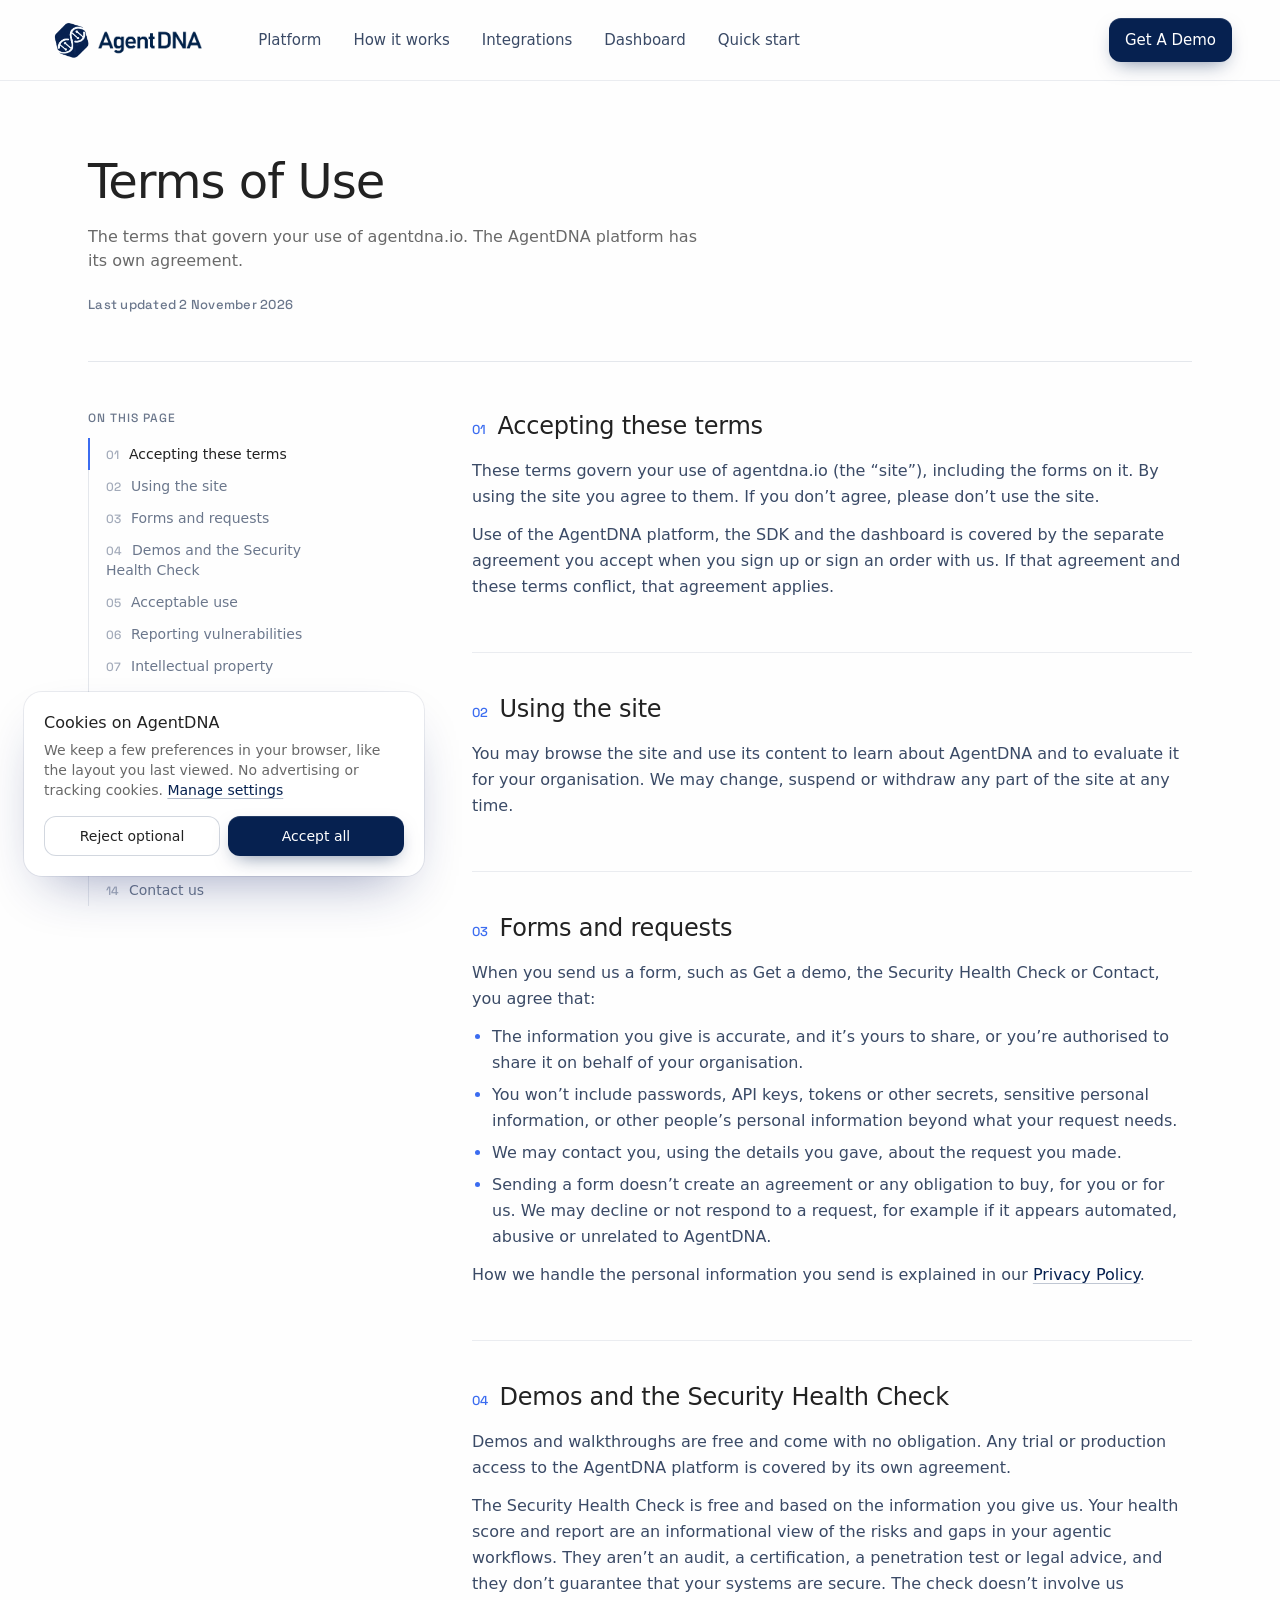
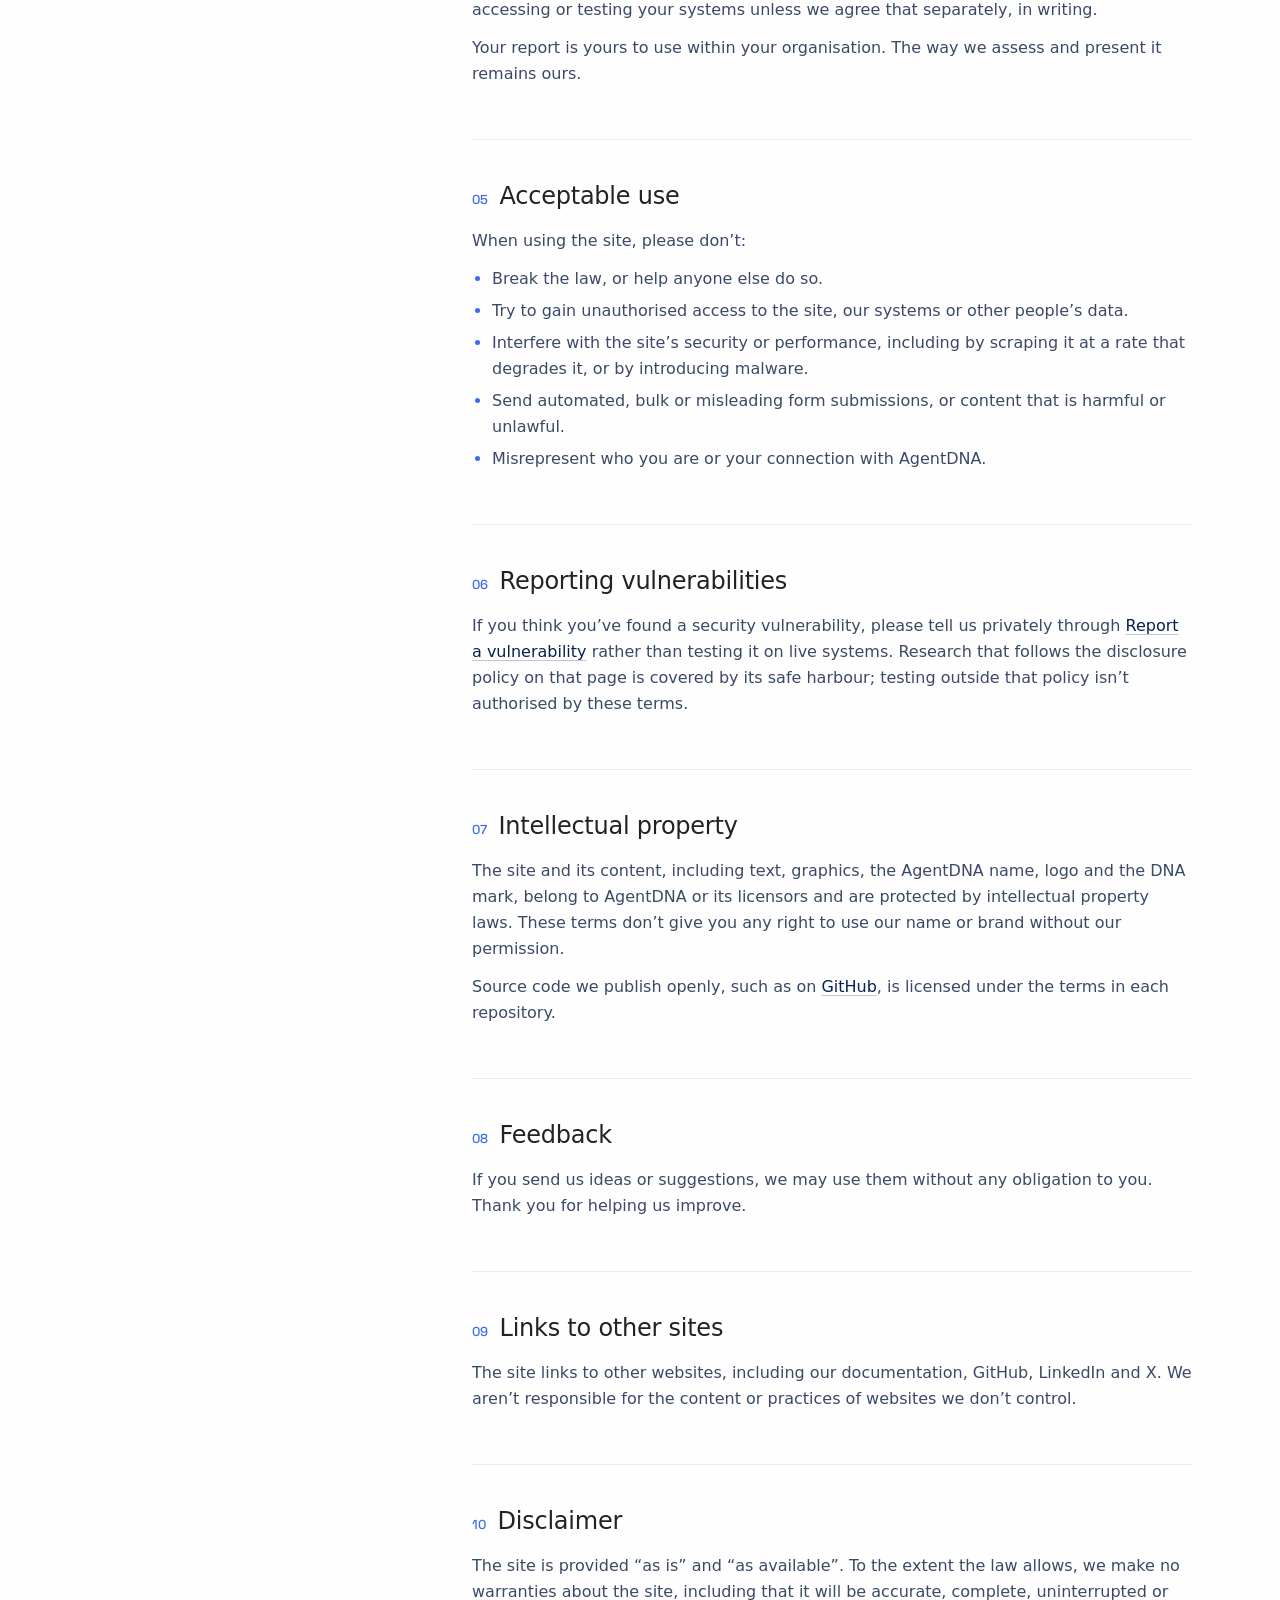
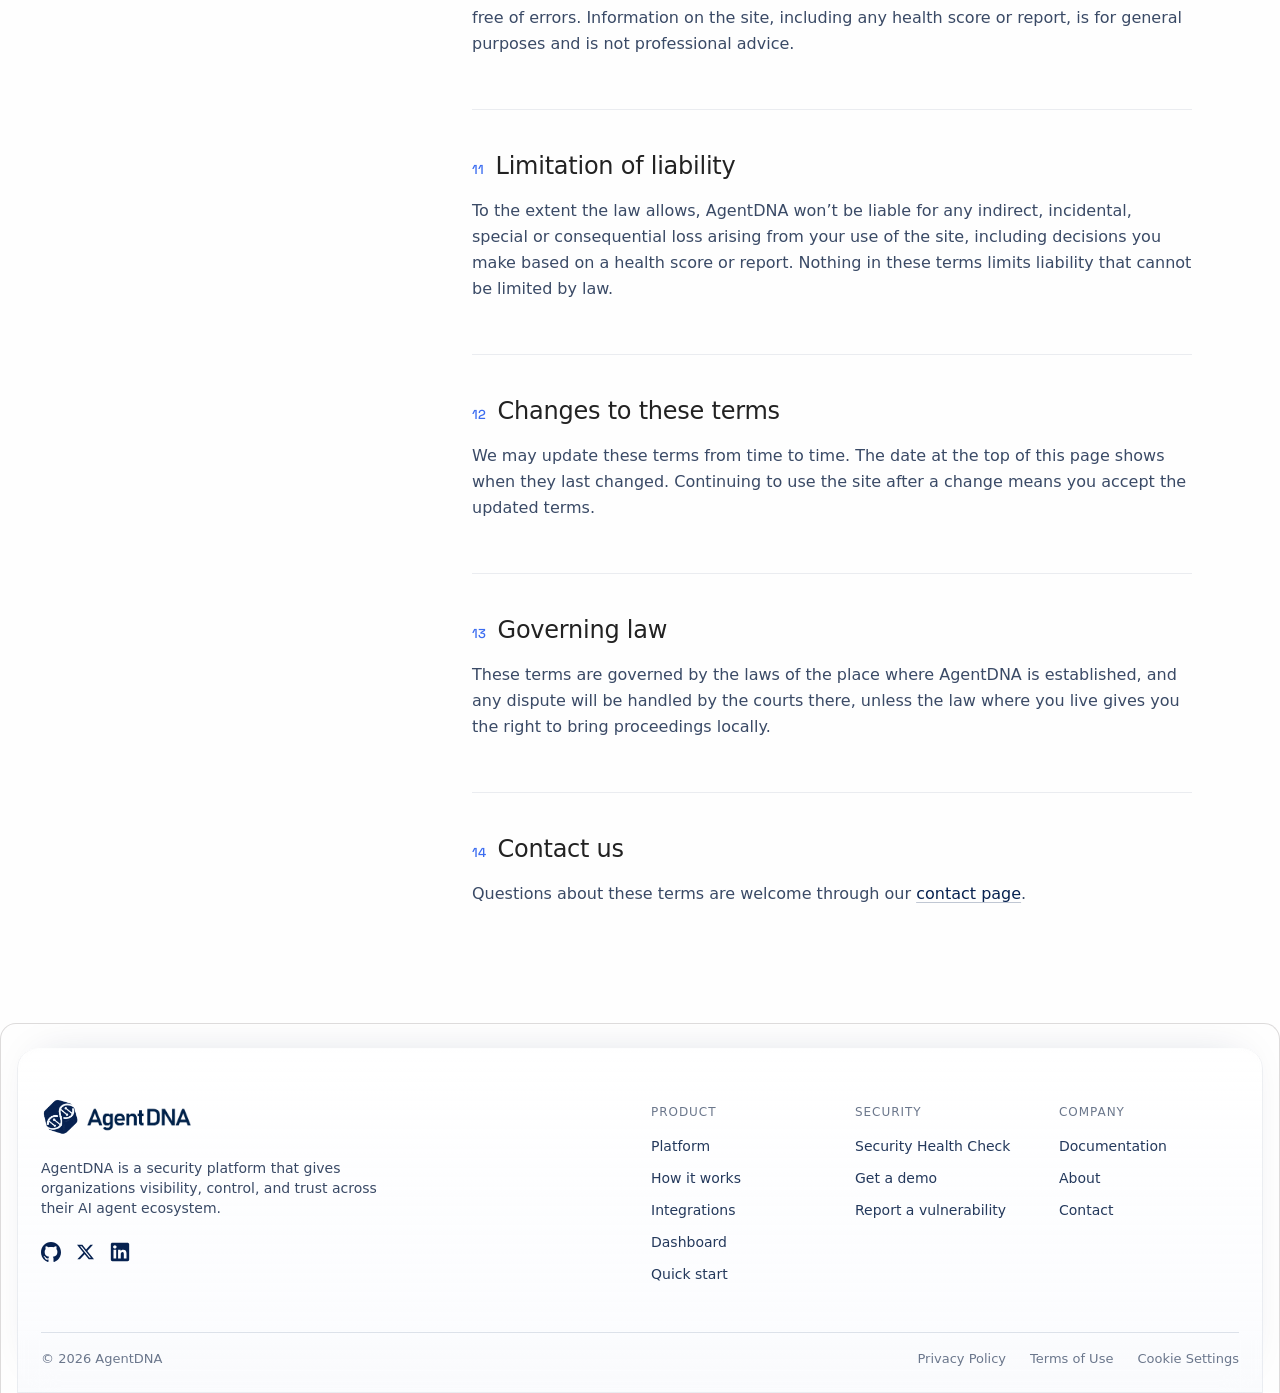
<file: terms.html>
<!doctype html>
<html lang="en">
<head>
  <meta charset="utf-8">
  <meta name="viewport" content="width=device-width, initial-scale=1">
  <title>Terms of Use | AgentDNA</title>
  <meta name="description" content="The terms that govern your use of the agentdna.io website.">
  <link rel="canonical" href="https://agentdna.io/terms">
  <meta name="robots" content="index, follow">
  <meta name="theme-color" content="#062150">
  <!-- Forced dark: only when the browser itself darkens pages (Chrome's Auto Dark, Samsung Internet's dark mode) does
       the site switch to its own dark styling (html.forced-dark, at the end of each stylesheet). Chrome reports its page
       colour, `canvas`, as dark even for a light page. Samsung Internet recolours pages without telling the page (no
       dark preference, `canvas` stays white), so it always gets the dark styling. A normal dark-mode setting elsewhere
       keeps the light site. Re-checked every 1.5s and on return to the tab, since turning
       Auto Dark on or off fires no event; a change is announced as `forceddarkchange` for the canvas drawings. -->
  <script>(function () { var root = document.documentElement, mq = window.matchMedia && matchMedia('(prefers-color-scheme: dark)'), samsung = /SamsungBrowser/i.test(navigator.userAgent); function forced() { if (samsung) return true; var d = document.createElement('div'); d.style.cssText = 'display:none;background-color:canvas;color-scheme:light'; root.appendChild(d); var c = getComputedStyle(d).backgroundColor; d.remove(); return !!c && c !== 'rgb(255, 255, 255)'; } function check() { try { var on = forced(); if (on !== root.classList.contains('forced-dark')) { root.classList.toggle('forced-dark', on); try { dispatchEvent(new CustomEvent('forceddarkchange', { detail: on })); } catch (e) {} } } catch (e) {} } check(); setInterval(check, 1500); document.addEventListener('visibilitychange', check); addEventListener('focus', check); if (mq && mq.addEventListener) mq.addEventListener('change', check); })();</script>
  <link rel="icon" href="favicon.ico?v=2" sizes="48x48">
  <link rel="icon" type="image/png" sizes="32x32" href="assets/favicon-32.png?v=2">
  <link rel="icon" type="image/png" sizes="192x192" href="assets/favicon-192.png?v=2">
  <link rel="apple-touch-icon" href="assets/apple-touch-icon.png?v=2">
  <meta property="og:type" content="website">
  <meta property="og:site_name" content="AgentDNA">
  <meta property="og:title" content="Terms of Use | AgentDNA">
  <meta property="og:description" content="The terms that govern your use of the agentdna.io website.">
  <meta property="og:image" content="https://agentdna.io/assets/og-image.png">
  <meta name="twitter:card" content="summary_large_image">
  <link rel="preconnect" href="https://fonts.googleapis.com">
  <link rel="preconnect" href="https://fonts.gstatic.com" crossorigin>
  <link rel="stylesheet" href="https://fonts.googleapis.com/css2?family=Google+Sans:wght@400;500&family=Google+Sans+Code:wght@400;500&display=swap">
  <link rel="stylesheet" href="https://fonts.googleapis.com/css2?family=Space+Grotesk:wght@400;500&display=swap">
  <link rel="stylesheet" href="styles.css">
  <script src="consent.js" defer></script>
  <link rel="stylesheet" href="pages.css">
</head>
<body class="page page--terms">

  <!-- Nav (the landing page's own, its links pointing back to it) -->
  <header class="nav">
    <div class="nav__inner">
      <a class="brand" href="index.html" aria-label="AgentDNA home">
        <span class="emblem"><img src="assets/logo-emblem.png" alt=""></span>
        <img class="brand__name" src="assets/logo-wordmark.png" alt="AgentDNA">
      </a>
      <nav class="nav__links" id="navLinks">
        <a href="index.html#platform">Platform</a><a href="index.html#how-it-works">How it works</a><a href="index.html#integrations">Integrations</a><a href="index.html#product">Dashboard</a><a href="index.html#quick-start">Quick start</a>
      </nav>
      <a class="btn btn--primary nav__cta" href="demo.html">Get A Demo</a>
      <button class="nav__menu" type="button" aria-label="Menu" aria-expanded="false" aria-controls="navLinks"><span></span><span></span></button>
    </div>
  </header>

  <main>
    <header class="lg__head">
      <h1 class="lg__title">Terms of Use</h1>
      <p class="pg__lede">The terms that govern your use of agentdna.io. The AgentDNA platform has its own agreement.</p>
      <p class="pg__meta">Last updated 2 November 2026</p>
    </header>

    <div class="lg">
      <nav class="lg__toc" aria-label="On this page">
        <p>On this page</p>
        <ol><li><a href="#acceptance">Accepting these terms</a></li><li><a href="#site">Using the site</a></li><li><a href="#forms">Forms and requests</a></li><li><a href="#demos">Demos and the Security Health Check</a></li><li><a href="#acceptable">Acceptable use</a></li><li><a href="#vulns">Reporting vulnerabilities</a></li><li><a href="#ip">Intellectual property</a></li><li><a href="#feedback">Feedback</a></li><li><a href="#links">Links to other sites</a></li><li><a href="#disclaimer">Disclaimer</a></li><li><a href="#liability">Limitation of liability</a></li><li><a href="#changes">Changes to these terms</a></li><li><a href="#law">Governing law</a></li><li><a href="#contact">Contact us</a></li></ol>
      </nav>
      <article class="lg__doc">
          <section id="acceptance">
            <h2>Accepting these terms</h2>
            <p>These terms govern your use of agentdna.io (the “site”), including the forms on it. By using the site you agree to them. If you don’t agree, please don’t use the site.</p>
            <p>Use of the AgentDNA platform, the SDK and the dashboard is covered by the separate agreement you accept when you sign up or sign an order with us. If that agreement and these terms conflict, that agreement applies.</p>
          </section>
          <section id="site">
            <h2>Using the site</h2>
            <p>You may browse the site and use its content to learn about AgentDNA and to evaluate it for your organisation. We may change, suspend or withdraw any part of the site at any time.</p>
          </section>
          <section id="forms">
            <h2>Forms and requests</h2>
            <p>When you send us a form, such as Get a demo, the Security Health Check or Contact, you agree that:</p>
            <ul><li>The information you give is accurate, and it’s yours to share, or you’re authorised to share it on behalf of your organisation.</li><li>You won’t include passwords, API keys, tokens or other secrets, sensitive personal information, or other people’s personal information beyond what your request needs.</li><li>We may contact you, using the details you gave, about the request you made.</li><li>Sending a form doesn’t create an agreement or any obligation to buy, for you or for us. We may decline or not respond to a request, for example if it appears automated, abusive or unrelated to AgentDNA.</li></ul>
            <p>How we handle the personal information you send is explained in our <a href="privacy.html">Privacy Policy</a>.</p>
          </section>
          <section id="demos">
            <h2>Demos and the Security Health Check</h2>
            <p>Demos and walkthroughs are free and come with no obligation. Any trial or production access to the AgentDNA platform is covered by its own agreement.</p>
            <p>The Security Health Check is free and based on the information you give us. Your health score and report are an informational view of the risks and gaps in your agentic workflows. They aren’t an audit, a certification, a penetration test or legal advice, and they don’t guarantee that your systems are secure. The check doesn’t involve us accessing or testing your systems unless we agree that separately, in writing.</p>
            <p>Your report is yours to use within your organisation. The way we assess and present it remains ours.</p>
          </section>
          <section id="acceptable">
            <h2>Acceptable use</h2>
            <p>When using the site, please don’t:</p>
            <ul><li>Break the law, or help anyone else do so.</li><li>Try to gain unauthorised access to the site, our systems or other people’s data.</li><li>Interfere with the site’s security or performance, including by scraping it at a rate that degrades it, or by introducing malware.</li><li>Send automated, bulk or misleading form submissions, or content that is harmful or unlawful.</li><li>Misrepresent who you are or your connection with AgentDNA.</li></ul>
          </section>
          <section id="vulns">
            <h2>Reporting vulnerabilities</h2>
            <p>If you think you’ve found a security vulnerability, please tell us privately through <a href="security.html">Report a vulnerability</a> rather than testing it on live systems. Research that follows the disclosure policy on that page is covered by its safe harbour; testing outside that policy isn’t authorised by these terms.</p>
          </section>
          <section id="ip">
            <h2>Intellectual property</h2>
            <p>The site and its content, including text, graphics, the AgentDNA name, logo and the DNA mark, belong to AgentDNA or its licensors and are protected by intellectual property laws. These terms don’t give you any right to use our name or brand without our permission.</p>
            <p>Source code we publish openly, such as on <a href="https://github.com/agent-dna" target="_blank" rel="noopener">GitHub</a>, is licensed under the terms in each repository.</p>
          </section>
          <section id="feedback">
            <h2>Feedback</h2>
            <p>If you send us ideas or suggestions, we may use them without any obligation to you. Thank you for helping us improve.</p>
          </section>
          <section id="links">
            <h2>Links to other sites</h2>
            <p>The site links to other websites, including our documentation, GitHub, LinkedIn and X. We aren’t responsible for the content or practices of websites we don’t control.</p>
          </section>
          <section id="disclaimer">
            <h2>Disclaimer</h2>
            <p>The site is provided “as is” and “as available”. To the extent the law allows, we make no warranties about the site, including that it will be accurate, complete, uninterrupted or free of errors. Information on the site, including any health score or report, is for general purposes and is not professional advice.</p>
          </section>
          <section id="liability">
            <h2>Limitation of liability</h2>
            <p>To the extent the law allows, AgentDNA won’t be liable for any indirect, incidental, special or consequential loss arising from your use of the site, including decisions you make based on a health score or report. Nothing in these terms limits liability that cannot be limited by law.</p>
          </section>
          <section id="changes">
            <h2>Changes to these terms</h2>
            <p>We may update these terms from time to time. The date at the top of this page shows when they last changed. Continuing to use the site after a change means you accept the updated terms.</p>
          </section>
          <section id="law">
            <h2>Governing law</h2>
            <p>These terms are governed by the laws of the place where AgentDNA is established, and any dispute will be handled by the courts there, unless the law where you live gives you the right to bring proceedings locally.</p>
          </section>
          <section id="contact">
            <h2>Contact us</h2>
            <p>Questions about these terms are welcome through our <a href="contact.html">contact page</a>.</p>
          </section>
      </article>
    </div>

    <div class="closing closing--demo">
        <footer class="footer">
          <div class="footer__top">
            <div class="footer__about">
              <a class="brand" href="index.html" aria-label="AgentDNA home">
                <span class="emblem"><img src="assets/logo-emblem.png" alt=""></span>
                <img class="brand__name" src="assets/logo-wordmark.png" alt="AgentDNA">
              </a>
              <p>AgentDNA is a security platform that gives organizations visibility, control, and trust across their AI agent ecosystem.</p>
              <div class="social">
                <a href="https://github.com/agent-dna" target="_blank" rel="noopener" aria-label="AgentDNA on GitHub"><span class="gh"><img src="assets/github-fill.svg" alt=""></span></a>
                <a href="#" aria-label="Instagram" hidden><img src="assets/icon-instagram.svg" alt=""></a> <!-- hidden until there is an Instagram page -->
                <a href="https://x.com/Agent_DNA" target="_blank" rel="noopener" aria-label="AgentDNA on X"><img src="assets/icon-x.svg" alt=""></a>
                <a href="https://www.linkedin.com/company/agentdna" target="_blank" rel="noopener" aria-label="AgentDNA on LinkedIn"><img src="assets/icon-linkedin.svg" alt=""></a>
              </div>
            </div>
            <nav class="footer__col" aria-label="Product"><h4>Product</h4><a href="index.html#platform">Platform</a><a href="index.html#how-it-works">How it works</a><a href="index.html#integrations">Integrations</a><a href="index.html#product">Dashboard</a><a href="index.html#quick-start">Quick start</a></nav>
            <nav class="footer__col" aria-label="Security"><h4>Security</h4><a href="health-check.html">Security Health Check</a><a href="demo.html">Get a demo</a><a href="security.html">Report a vulnerability</a></nav>
            <nav class="footer__col" aria-label="Company"><h4>Company</h4><a href="https://docs.agentdna.io" target="_blank" rel="noopener">Documentation</a><a href="about.html">About</a><a href="contact.html">Contact</a></nav>
          </div>
          <!-- ask an AI assistant about AgentDNA: each opens with the question filled in (hidden for now: remove `hidden` to show it) -->
          <div class="footer__ask" hidden>
            <span class="footer__ask-label">Ask AI about AgentDNA</span>
            <div class="ask"><a class="ask__tile" href="https://chatgpt.com/?q=What%20is%20AgentDNA%20%28agentdna.io%29%2C%20the%20security%20layer%20for%20AI%20agents%3F%20What%20does%20it%20do%20and%20how%20does%20it%20secure%20AI%20agents%3F" target="_blank" rel="noopener" aria-label="Ask ChatGPT about AgentDNA" title="ChatGPT"><svg viewBox="0 0 24 24" aria-hidden="true"><path d="M22.2819 9.8211a5.9847 5.9847 0 0 0-.5157-4.9108 6.0462 6.0462 0 0 0-6.5098-2.9A6.0651 6.0651 0 0 0 4.9807 4.1818a5.9847 5.9847 0 0 0-3.9977 2.9 6.0462 6.0462 0 0 0 .7427 7.0966 5.98 5.98 0 0 0 .511 4.9107 6.051 6.051 0 0 0 6.5146 2.9001A5.9847 5.9847 0 0 0 13.2599 24a6.0557 6.0557 0 0 0 5.7718-4.2058 5.9894 5.9894 0 0 0 3.9977-2.9001 6.0557 6.0557 0 0 0-.7475-7.0729zm-9.022 12.6081a4.4755 4.4755 0 0 1-2.8764-1.0408l.1419-.0804 4.7783-2.7582a.7948.7948 0 0 0 .3927-.6813v-6.7369l2.02 1.1686a.071.071 0 0 1 .038.052v5.5826a4.504 4.504 0 0 1-4.4945 4.4944zm-9.6607-4.1254a4.4708 4.4708 0 0 1-.5346-3.0137l.142.0852 4.783 2.7582a.7712.7712 0 0 0 .7806 0l5.8428-3.3685v2.3324a.0804.0804 0 0 1-.0332.0615L9.74 19.9502a4.4992 4.4992 0 0 1-6.1408-1.6464zM2.3408 7.8956a4.485 4.485 0 0 1 2.3655-1.9728V11.6a.7664.7664 0 0 0 .3879.6765l5.8144 3.3543-2.0201 1.1685a.0757.0757 0 0 1-.071 0l-4.8303-2.7865A4.504 4.504 0 0 1 2.3408 7.872zm16.5963 3.8558L13.1038 8.364 15.1192 7.2a.0757.0757 0 0 1 .071 0l4.8303 2.7913a4.4944 4.4944 0 0 1-.6765 8.1042v-5.6772a.79.79 0 0 0-.407-.667zm2.0107-3.0231l-.142-.0852-4.7735-2.7818a.7759.7759 0 0 0-.7854 0L9.409 9.2297V6.8974a.0662.0662 0 0 1 .0284-.0615l4.8303-2.7866a4.4992 4.4992 0 0 1 6.6802 4.66zM8.3065 12.863l-2.02-1.1638a.0804.0804 0 0 1-.038-.0567V6.0742a4.4992 4.4992 0 0 1 7.3757-3.4537l-.142.0805L8.704 5.459a.7948.7948 0 0 0-.3927.6813zm1.0976-2.3654l2.602-1.4998 2.6069 1.4998v2.9994l-2.5974 1.4997-2.6067-1.4997Z"/></svg></a><a class="ask__tile" href="https://claude.ai/new?q=What%20is%20AgentDNA%20%28agentdna.io%29%2C%20the%20security%20layer%20for%20AI%20agents%3F%20What%20does%20it%20do%20and%20how%20does%20it%20secure%20AI%20agents%3F" target="_blank" rel="noopener" aria-label="Ask Claude about AgentDNA" title="Claude"><svg viewBox="0 0 24 24" aria-hidden="true"><path d="M13.45 11.40L12.82 0.80A0.82 0.82 0 0 0 11.18 0.80L10.55 11.40ZM13.55 12.26L17.99 3.95A0.82 0.82 0 0 0 16.60 3.08L11.09 10.72ZM13.19 13.02L22.00 7.83A0.82 0.82 0 0 0 21.25 6.37L11.88 10.44ZM12.50 13.49L21.52 13.49A0.82 0.82 0 0 0 21.63 11.85L12.70 10.60ZM11.71 13.54L21.11 18.90A0.82 0.82 0 0 0 22.01 17.52L13.29 11.11ZM11.00 13.21L16.06 21.39A0.82 0.82 0 0 0 17.51 20.62L13.56 11.85ZM10.53 12.55L10.80 22.96A0.82 0.82 0 0 0 12.44 23.02L13.43 12.65ZM10.45 11.77L6.25 19.98A0.82 0.82 0 0 0 7.66 20.82L12.93 13.26ZM10.76 11.04L1.89 16.89A0.82 0.82 0 0 0 2.71 18.31L12.21 13.56ZM11.43 10.54L2.02 11.01A0.82 0.82 0 0 0 1.99 12.65L11.37 13.44ZM12.23 10.45L3.25 5.79A0.82 0.82 0 0 0 2.41 7.19L10.74 12.93ZM12.96 10.76L7.56 2.67A0.82 0.82 0 0 0 6.14 3.49L10.44 12.21ZM10.10 12a1.9 1.9 0 1 0 3.8 0a1.9 1.9 0 1 0 -3.8 0Z"/></svg></a><a class="ask__tile" href="https://www.perplexity.ai/search?q=What%20is%20AgentDNA%20%28agentdna.io%29%2C%20the%20security%20layer%20for%20AI%20agents%3F%20What%20does%20it%20do%20and%20how%20does%20it%20secure%20AI%20agents%3F" target="_blank" rel="noopener" aria-label="Ask Perplexity about AgentDNA" title="Perplexity"><svg viewBox="0 0 24 24" aria-hidden="true"><path d="M22.3977 7.0896h-2.3106V.0676l-7.5094 6.3542V.1577h-1.1554v6.1966L4.4904 0v7.0896H1.6023v10.3976h2.8882V24l6.932-6.3591v6.2005h1.1554v-6.0469l6.9318 6.1807v-6.4879h2.8882V7.0896zm-3.4657-4.531v4.531h-5.355l5.355-4.531zm-13.2862.0676 4.8691 4.4634H5.6458V2.6262zM2.7576 16.332V8.245h7.8476l-6.1149 6.1147v1.9723H2.7576zm2.8882 5.0404v-3.8852h.0001v-2.6488l5.7763-5.7764v7.0111l-5.7764 5.2993zm12.7086.0248-5.7766-5.1509V9.0618l5.7766 5.7766v6.5588zm2.8882-5.0652h-1.733v-1.9723L13.3948 8.245h7.8478v8.087z"/></svg></a><a class="ask__tile" href="https://www.google.com/search?udm=50&amp;q=What%20is%20AgentDNA%20%28agentdna.io%29%2C%20the%20security%20layer%20for%20AI%20agents%3F%20What%20does%20it%20do%20and%20how%20does%20it%20secure%20AI%20agents%3F" target="_blank" rel="noopener" aria-label="Ask Google AI Mode about AgentDNA" title="Google AI Mode"><svg viewBox="0 0 24 24" aria-hidden="true"><path d="M11.04 19.32Q12 21.51 12 24q0-2.49.93-4.68.96-2.19 2.58-3.81t3.81-2.55Q21.51 12 24 12q-2.49 0-4.68-.93a12.3 12.3 0 0 1-3.81-2.58 12.3 12.3 0 0 1-2.58-3.81Q12 2.49 12 0q0 2.49-.96 4.68-.93 2.19-2.55 3.81a12.3 12.3 0 0 1-3.81 2.58Q2.49 12 0 12q2.49 0 4.68.96 2.19.93 3.81 2.55t2.55 3.81"/></svg></a></div>
          </div>
          <div class="footer__bottom">
            <span>© 2026 AgentDNA</span>
            <nav><a href="privacy.html">Privacy Policy</a><a href="terms.html" aria-current="page">Terms of Use</a><a href="cookies.html">Cookie Settings</a></nav>
        </div>
      </footer>

    </div>
  </main>

  <script src="site.js"></script>
  <script src="pages.js"></script>
</body>
</html>
</file>
<file: styles.css>
:root {
  --page: #fefefe;
  --navy: #062150;
  --navy-deep: #0e2043;
  --node: #111e34;
  --ink: #222;
  --text: #000;
  --muted: #696969;
  --green: #59ec96;
  --green-edge: #0e803d;
  --red: #ec5959;
  --red-edge: #be3434;
  --sans: "Google Sans", "Product Sans", "DM Sans", system-ui, sans-serif;
  --mono: "Space Grotesk", ui-monospace, sans-serif;
  --cycle: 5s;
}

*, *::before, *::after { box-sizing: border-box; }
html { scroll-behavior: smooth; }
body {
  margin: 0;
  background: var(--page);
  color: var(--text);
  font-family: var(--sans);
  font-size: 16px;
  line-height: 1.25;
  -webkit-font-smoothing: antialiased;
  overflow-x: hidden;
}
img { display: block; }
a { color: inherit; text-decoration: none; }
button { font: inherit; color: inherit; background: none; border: 0; padding: 0; cursor: pointer; text-align: left; }
h1, h2, h3, h4, p, ol, ul { margin: 0; padding: 0; }
ol, ul { list-style: none; }

.h2 { font-size: 48px; font-weight: 400; line-height: 1.25; }
.lede { font-size: 20px; line-height: 1.25; opacity: .6; }

/* Buttons */
/* buttons: 12px radius, soft lift */
.btn {
  gap: 8px; border-radius: 12px;
  display: inline-flex; align-items: center; justify-content: center;
  padding: 16px; font-size: 16px; font-weight: 500; line-height: 20px;
  white-space: nowrap; transition: background .2s, color .2s, transform .2s;
}
.btn--primary { background: var(--navy); color: #fff; box-shadow: 0 1px 0 rgba(255,255,255,.12) inset, 0 8px 20px -8px rgba(6,33,80,.55); }
.btn svg { width: 16px; height: 16px; fill: none; stroke: currentColor; stroke-width: 1.6; stroke-linecap: round; stroke-linejoin: round; transition: transform .2s; }
.btn:hover svg { transform: translateX(3px); }
.btn--primary:hover { background: #0b3274; }
.btn--outline { border: 1px solid rgba(6,33,80,.18); background: #fff; color: var(--ink); }
.btn--outline:hover { border-color: var(--navy); background: #fff; color: var(--navy); }

/* Logo emblem */
.emblem { position: relative; display: block; width: 46px; height: 41.112px; flex: none; }
.emblem > img:first-child { width: 100%; height: 100%; object-fit: cover; }

.brand { display: inline-flex; align-items: center; gap: 2px; }
/* the wordmark from agentdna.io; its capitals (not the g's tail) centre on the emblem */
.brand__name { height: 22px; width: auto; margin-left: 2px; transform: translateY(2.5px); }

/* Nav */
.nav { position: sticky; top: 0; z-index: 50; background: rgba(254,254,254,.86); -webkit-backdrop-filter: blur(12px) saturate(1.3); backdrop-filter: blur(12px) saturate(1.3); border-bottom: 1px solid rgba(6,33,80,.08); }
.nav__inner { max-width: 1440px; height: 80px; margin: 0 auto; padding: 0 48px; display: flex; align-items: center; }
.nav__links { display: flex; gap: 40px; padding: 8px; margin-left: 72px; font-size: 15px; color: #3a4a66; }
.nav__links a { position: relative; transition: color .2s; }
.nav__links a[aria-current="true"] { color: var(--navy); }
/* in-page links land below the sticky nav */
section[id], #health-check { scroll-margin-top: 80px; }
.nav__links a:hover { color: var(--navy); }
.nav__menu { display: none; }
.nav__cta { margin-left: auto; padding: 12px 16px; font-size: 15px; transition: background .3s, color .3s, box-shadow .3s; }
/* while the hero (with its own primary CTA) is on screen, the nav's CTA steps back to the secondary, outline style */
.nav.is-hero .nav__cta { background: #fff; color: var(--ink); box-shadow: inset 0 0 0 1px rgba(6,33,80,.18); }
.nav.is-hero .nav__cta:hover { background: #fff; color: var(--navy); box-shadow: inset 0 0 0 1px var(--navy); }

/* Scale-to-fit widgets (fixed design size, scaled down on small screens) */
.fit { position: relative; }
.fit__inner { position: relative; transform-origin: top left; }

/* Hero */
.hero { max-width: 1440px; margin: 0 auto; padding: 16px; } /* 16px gap above and below the card */
.hero__card { position: relative; display: flex; flex-direction: column; min-height: calc(100svh - 112px); padding: 40px 56px 0; /* 80px nav + 16px above + 16px below */ border-radius: 24px; overflow: hidden;
  background: radial-gradient(60% 50% at 85% 0%, rgba(201,213,255,.45), transparent 70%), radial-gradient(50% 40% at 0% 100%, rgba(230,235,254,.7), transparent 70%), linear-gradient(180deg, #f3f5fa, #fbfcfe 60%, #f5f7fb);
  box-shadow: inset 0 0 0 1px rgba(6,33,80,.06); }
.hero__top { display: flex; align-items: flex-end; justify-content: space-between; gap: 48px; }
.eyebrow { display: inline-flex; align-items: center; gap: 8px; height: 32px; padding: 0 12px 0 4px; border-radius: 999px; background: #fff; box-shadow: 0 0 0 1px rgba(6,33,80,.08), 0 2px 6px -2px rgba(6,33,80,.1); font-size: 13px; font-weight: 500; color: #3a4a66; }
.eyebrow__mark { display: grid; place-items: center; width: 24px; height: 24px; border-radius: 999px; background: var(--navy); }
.eyebrow__mark img { width: 15px; height: auto; } /* the helix from the logo emblem */
.hero__title { margin-top: 20px; font-size: 48px; font-weight: 500; line-height: 56px; letter-spacing: -.02em; color: var(--ink); text-wrap: balance; }
.hero__title span { color: #0b3274; }
.hero__aside { max-width: 460px; padding-bottom: 6px; }
.hero__sub { font-size: 17px; line-height: 26px; color: var(--muted); }
.hero__ctas { display: flex; gap: 12px; margin-top: 20px; }
/* animation: full card width, centred (not via auto margins: .fit reads the margins) */
/* hero animation control: outline button in the hero card's bottom-right corner, just above the impact bar */
.scan-ctrl { position: absolute; right: 24px; bottom: calc(var(--impact-h, 96px) + 24px); z-index: 5; display: grid; place-items: center; width: 44px; height: 44px; border-radius: 50%;
  border: 1.5px solid rgba(6,33,80,.28); background: rgba(255,255,255,.6); -webkit-backdrop-filter: blur(8px); backdrop-filter: blur(8px); color: var(--navy);
  transition: border-color .2s, background .2s, transform .15s; }
.scan-ctrl:hover { border-color: var(--navy); background: #fff; }
.scan-ctrl:active { transform: scale(.94); }
.scan-ctrl:focus-visible { outline: 2px solid #2b5cff; outline-offset: 3px; }
.scan-ctrl svg { display: none; width: 18px; height: 18px; fill: none; stroke: currentColor; stroke-width: 1.8; stroke-linecap: round; stroke-linejoin: round; }
.scan-ctrl .i-play { stroke-width: 1.6; transform: translateX(1px); }
.scan-ctrl[data-state="playing"] .i-pause, .scan-ctrl[data-state="paused"] .i-play, .scan-ctrl[data-state="done"] .i-replay { display: block; }
/* paused: freeze CSS transitions too (JS pauses the timeline and running animations) */
.scan-stage.is-paused, .scan-stage.is-paused * { transition-duration: 0s !important; }

.hero__visual { align-self: center; width: 1203px; margin: auto 0; padding: 24px 0; box-sizing: content-box; } /* centred in the space between headline and strip */
/* ---------- Hero illustration: "Pillars" (alternative to the scan animation) ---------- */
.hero__card[data-illus="pillars"] .hero__visual, .hero__card[data-illus="pillars"] .scan-ctrl { display: none; }
.hero__card:not([data-illus="pillars"]) .pillars { display: none; }
.pillars { align-self: center; margin: auto 0; padding: 32px 0; display: flex; flex-direction: column; align-items: flex-start; gap: 24px; }
.pillars__stage { position: relative; padding-left: 232px; }  /* 176px callouts + 56px gap */            /* left column holds the callouts */
.pillars__callouts { position: absolute; left: 0; top: 0; width: 176px; height: 100%; list-style: none; transition: opacity .22s ease; }
.pillars__callouts li { position: absolute; right: 0; transform: translateY(-50%); padding: 6px 10px; border-radius: 8px; background: #e6ebfe; box-shadow: inset 0 0 0 1px rgba(6,33,80,.12);
  font: 500 12px/16px var(--mono); letter-spacing: .02em; color: var(--navy); white-space: nowrap; animation: calloutIn .4s cubic-bezier(.22,.8,.24,1) both; animation-delay: calc(var(--i) * 90ms + 120ms); }
.pillars__callouts li i { position: absolute; left: 100%; top: 50%; width: 48px; /* dot lands 8px before the card */ height: 1px; background: rgba(6,33,80,.35); }
.pillars__callouts li i::after { content: ""; position: absolute; right: -3px; top: -2.5px; width: 6px; height: 6px; border-radius: 50%; background: var(--navy); }
@keyframes calloutIn { from { opacity: 0; transform: translate(-6px, -50%); } }

.pcard { position: relative; width: 480px; height: 344px; display: flex; flex-direction: column; overflow: hidden; border-radius: 16px; background: #fff; text-align: left;
  box-shadow: 0 0 0 1px rgba(6,33,80,.1), 0 1px 2px rgba(6,33,80,.05), 0 24px 48px -20px rgba(6,33,80,.25); }
.pcard__head { display: flex; align-items: center; justify-content: space-between; height: 48px; padding: 0 20px; border-bottom: 1px solid rgba(6,33,80,.08); }
.pcard__crumb { font: 500 12px/16px var(--mono); letter-spacing: .14em; color: #6b778c; }
.pcard__status { display: inline-flex; align-items: center; gap: 6px; height: 24px; padding: 0 10px 0 8px; border-radius: 999px; font-size: 12px; font-weight: 500; }
.pcard__status.is-ok { background: #dcfce7; color: #166534; }
.pcard__status.is-live { background: #fef2f2; color: #b91c1c; }
.pcard__status svg { width: 12px; height: 12px; fill: none; stroke: currentColor; stroke-width: 2; stroke-linecap: round; stroke-linejoin: round; }
.pcard__status i { width: 7px; height: 7px; border-radius: 50%; background: #ef4444; animation: pulse 1.4s ease-in-out infinite; }
.pcard__body { flex: 1; padding: 16px 20px 0; transition: opacity .22s ease, transform .22s ease; }
.pcard__kicker { font: 500 11px/16px var(--mono); letter-spacing: .16em; color: #6b778c; }
.pcard__title { margin-top: 4px; font-size: 28px; line-height: 36px; font-weight: 500; letter-spacing: -.01em; color: var(--ink); }
.pcard__title em { font-style: normal; color: var(--navy); }
.pcard__rows { margin-top: 12px; list-style: none; }
.pcard__rows li { display: grid; grid-template-columns: 24px 1fr auto; align-items: center; gap: 12px; padding: 8px 0; border-top: 1px solid rgba(6,33,80,.06); animation: rise .35s cubic-bezier(.22,.8,.24,1) both; animation-delay: calc(var(--i) * 80ms); }
.pcard__mark { display: grid; place-items: center; width: 22px; height: 22px; border-radius: 50%; background: #22c55e; }
.pcard__rows li.is-no .pcard__mark { background: #ef4444; }
.pcard__mark svg { width: 12px; height: 12px; fill: none; stroke: #fff; stroke-width: 2; stroke-linecap: round; stroke-linejoin: round; }
.pcard__txt { min-width: 0; display: flex; flex-direction: column; }
.pcard__txt b { font-size: 14px; line-height: 20px; font-weight: 500; color: var(--ink); }
.pcard__txt small { font-size: 12px; line-height: 16px; color: #6b778c; white-space: nowrap; overflow: hidden; text-overflow: ellipsis; }
.pcard__rows li.is-no .pcard__txt small { color: #b91c1c; }
.pcard__rows time { font: 11px/16px var(--mono); color: #94a3b8; }
.pcard__foot { padding: 12px 20px 16px; transition: opacity .22s ease; }
.pcard__meter { height: 4px; border-radius: 2px; background: #eef1f6; overflow: hidden; }
.pcard__meter i { display: block; height: 100%; width: calc(var(--fill, 1) * 100%); border-radius: 2px; background: var(--navy); transition: width .6s cubic-bezier(.65,0,.35,1); }
.pcard__meter i.has-block { background: linear-gradient(90deg, var(--navy) 0 calc(100% - 4px), transparent 0); }
.pcard__footrow { display: flex; justify-content: space-between; margin-top: 10px; font-size: 13px; line-height: 20px; color: #6b778c; }
.pcard__footrow a { font-weight: 500; color: var(--navy); }
.pillars.is-swapping .pcard__body, .pillars.is-swapping .pcard__foot, .pillars.is-swapping .pillars__callouts { opacity: 0; }
.pillars.is-swapping .pcard__body { transform: translateY(4px); }

/* Pillars mode: same top row as Scan (headline left, subheadline + buttons right); illustration centred below */
.hero__card[data-illus="pillars"] .pillars { align-self: center; align-items: center; gap: 16px; margin: auto; padding: 24px 0; } /* centred in the space above the band */
.hero__card[data-illus="pillars"] .pillars__stage { padding-left: 232px; padding-right: 232px; } /* callouts left, card dead centre */
.hero__card[data-illus="pillars"] .pillars[data-style="dark"] .pillars__stage { padding: 0 !important; }
.hero__card[data-illus="pillars"] .pillars .ptabs { left: 0 !important; transform: none; }
/* short screens: scale the illustration so the logo band stays on screen */
@media (min-width: 1101px) and (max-height: 980px) { .hero__card[data-illus="pillars"] .pillars__stage { zoom: .9; } }
@media (min-width: 1101px) and (max-height: 860px) { .hero__card[data-illus="pillars"] .pillars__stage { zoom: .74; } }

/* dark style has no callouts (the labels live inside the card), so the card takes the column on its own */
.pillars[data-style="dark"] .pillars__callouts { display: none; }
.pillars[data-style="dark"] .pillars__stage { padding-left: 0 !important; }
.pillars[data-style="dark"] .ptabs { left: 240px !important; }

/* ---------- Dark style = two panels in one bezel: light (actors being scanned) + dark (check log) ---------- */
.duo { display: none; }
.pillars[data-style="dark"] .pcard { display: none; }
.pillars[data-style="dark"] .duo { display: flex; gap: 12px; padding: 12px; border-radius: 28px; background: rgba(255,255,255,.72);
  box-shadow: inset 0 0 0 1px rgba(6,33,80,.06), 0 1px 2px rgba(6,33,80,.04), 0 40px 70px -36px rgba(6,15,40,.45); }
.pillars[data-style="dark"] .ptabs { left: calc(12px + 372px) !important; } /* centred under the pair */
.duo__light, .duo__dark { height: 420px; display: flex; flex-direction: column; border-radius: 18px; }
.duo__light { width: 312px; padding: 22px 20px 20px; background: #f3f5f9; box-shadow: inset 0 0 0 1px rgba(6,33,80,.08); }
.duo__kicker { font: 500 11px/16px var(--mono); letter-spacing: .16em; color: #6b778c; }
.duo__title { margin-top: 6px; font-size: 22px; line-height: 28px; font-weight: 500; letter-spacing: -.01em; color: var(--ink); }
.duo__title span { display: block; color: #a0a8b8; }
.duo__actors { margin-top: 16px; display: flex; flex-direction: column; gap: 8px; list-style: none; }
.duo__actors li { position: relative; display: grid; grid-template-columns: 28px 1fr 20px; align-items: center; gap: 10px; padding: 8px 10px; border-radius: 12px; overflow: hidden;
  background: #fff; box-shadow: inset 0 0 0 1px rgba(6,33,80,.08); transition: box-shadow .3s, opacity .3s; }
.duo__ic { display: grid; place-items: center; width: 28px; height: 28px; border-radius: 8px; background: #eef2ff; color: var(--navy); }
.duo__ic svg, .duo__st svg { width: 14px; height: 14px; fill: none; stroke: currentColor; stroke-width: 1.5; stroke-linecap: round; stroke-linejoin: round; }
.duo__who { min-width: 0; display: flex; flex-direction: column; }
.duo__who b { font-size: 13px; line-height: 18px; font-weight: 500; color: var(--ink); white-space: nowrap; overflow: hidden; text-overflow: ellipsis; }
.duo__who small { font-size: 11px; line-height: 16px; color: #6b778c; white-space: nowrap; overflow: hidden; text-overflow: ellipsis; }
.duo__st { display: grid; place-items: center; width: 20px; height: 20px; border-radius: 50%; }
.duo__actors li.is-ok .duo__st { background: #22c55e; color: #fff; }
.duo__actors li.is-no .duo__st { background: #ef4444; color: #fff; }
.duo__actors li.is-no .duo__who small { color: #b91c1c; }
.duo__actors li.is-scan { box-shadow: inset 0 0 0 1.5px #2b5cff, 0 6px 18px -8px rgba(43,92,255,.5); }
.duo__actors li.is-scan .duo__st { border: 2px solid #dbe4ff; border-top-color: #2b5cff; animation: spin .7s linear infinite; }
.duo__sweep { position: absolute; left: 0; right: 0; top: 0; height: 2px; background: linear-gradient(90deg, transparent, rgba(43,92,255,.7), transparent); opacity: 0; }
.duo__actors li.is-scan .duo__sweep { opacity: 1; animation: duoSweep .9s ease-in-out infinite alternate; }
@keyframes duoSweep { to { top: calc(100% - 2px); } }
.duo__tags { display: flex; flex-wrap: wrap; gap: 6px; margin-top: auto; }
.duo__tags span { padding: 4px 10px; border-radius: 999px; background: #fff; box-shadow: inset 0 0 0 1px rgba(6,33,80,.12); font-size: 11px; line-height: 16px; color: #3a4a66; }
.duo__run { display: inline-flex; align-items: center; gap: 8px; align-self: flex-start; height: 36px; margin-top: 14px; padding: 0 14px 0 12px; border-radius: 999px;
  background: linear-gradient(#24272e, #0d0f14); color: #fff; font-size: 13px; font-weight: 500; box-shadow: 0 1px 0 rgba(255,255,255,.12) inset, 0 6px 14px -6px rgba(0,0,0,.5); }
.duo__run i { width: 12px; height: 12px; border-radius: 50%; border: 2px solid rgba(89,236,150,.25); border-top-color: #59ec96; animation: spin .8s linear infinite; }
.duo__run svg { width: 14px; height: 14px; fill: none; stroke: #59ec96; stroke-width: 2; stroke-linecap: round; stroke-linejoin: round; }
.duo__run.is-done svg[viewBox] path[d^="M3.5"] { stroke: #f87171; }

.duo__dark { width: 432px; padding: 22px 22px 20px; color: #e8ecf5;
  background: radial-gradient(120% 80% at 50% 0%, #1f2532 0%, #0e1119 55%, #090b10 100%);
  box-shadow: 0 0 0 1px rgba(255,255,255,.05) inset, 0 28px 44px -18px rgba(5,10,25,.65); }
.duo__dtitle { font-size: 22px; line-height: 28px; font-weight: 500; letter-spacing: -.01em; color: #f4f6fb; }
.duo__desc { margin-top: 8px; font-size: 13px; line-height: 20px; color: rgba(232,236,245,.6); }
.duo__log { flex: 1; min-height: 0; margin: 16px 0 0; padding: 10px 12px; border-radius: 12px; list-style: none; overflow: hidden;
  background: rgba(255,255,255,.03); box-shadow: inset 0 0 0 1px rgba(255,255,255,.07); font: 12px/18px var(--mono); }
.duo__log li { display: grid; grid-template-columns: 64px 1fr auto; gap: 8px; padding: 3px 0; color: rgba(232,236,245,.7); animation: rise .3s ease both; }
.duo__log .k { color: #9db8ff; }
.duo__log .t { white-space: nowrap; overflow: hidden; text-overflow: ellipsis; }
.duo__log .c { color: #59ec96; }
.duo__log li.is-no .t, .duo__log li.is-no .c { color: #f87171; }
.duo__foot { display: flex; align-items: center; justify-content: space-between; margin-top: 16px; }

/* light style hides the dark-only parts */
.pcard__desc, .pcard__diagram, .pcard__dfoot { display: none; }

/* ---------- Pillars card, dark style: bezel frame + dark panel with a circle field ---------- */
.pillars[data-style="dark"] .pcard { height: 440px; border-radius: 20px; color: #e8ecf5;
  background: radial-gradient(120% 80% at 50% 0%, #1c2230 0%, #0d1018 60%, #090b10 100%);
  box-shadow: 0 0 0 1px rgba(255,255,255,.06) inset, 0 0 0 10px rgba(255,255,255,.78), 0 0 0 11px rgba(6,33,80,.08), 0 40px 60px -30px rgba(6,15,40,.55); }
.pillars[data-style="dark"] .pcard__head { border-bottom-color: rgba(255,255,255,.07); }
.pillars[data-style="dark"] .pcard__crumb { color: rgba(232,236,245,.45); }
.pillars[data-style="dark"] .pcard__status { display: none; }
.pillars[data-style="dark"] .pcard__body { padding-top: 20px; }
.pillars[data-style="dark"] .pcard__kicker { color: rgba(232,236,245,.45); }
.pillars[data-style="dark"] .pcard__title { font-size: 26px; line-height: 32px; color: #f4f6fb; }
.pillars[data-style="dark"] .pcard__title em { color: #9db8ff; }
.pillars[data-style="dark"] .pcard__desc { display: block; margin-top: 8px; font-size: 14px; line-height: 21px; color: rgba(232,236,245,.6); }
.pillars[data-style="dark"] .pcard__rows, .pillars[data-style="dark"] .pcard__meter, .pillars[data-style="dark"] .pcard__footrow { display: none; }
.pillars[data-style="dark"] .pcard__diagram { position: relative; display: block; height: 148px; margin-top: 20px; }
.pcard__diagram svg { position: absolute; inset: 0; width: 100%; height: 100%; overflow: visible; }
.pdg__grid line { stroke: rgba(255,255,255,.08); stroke-width: 1; vector-effect: non-scaling-stroke; }
.pdg__rings circle { fill: none; stroke: rgba(255,255,255,.07); stroke-width: 1; vector-effect: non-scaling-stroke; }
.pdg__focus { fill: none; stroke: #59ec96; stroke-width: 1.6; stroke-dasharray: 1.5 4; opacity: 0; transform-box: fill-box; transform-origin: center; transition: opacity .35s ease; }
.pdg__focus.is-on { opacity: .9; animation: ringSpin 14s linear infinite; }
@keyframes ringSpin { to { transform: rotate(360deg); } }
.pdg__node { position: absolute; top: 50%; transform: translate(-50%, -50%); padding: 5px 12px; border-radius: 999px; font-size: 12px; line-height: 16px; white-space: nowrap;
  color: rgba(232,236,245,.6); background: rgba(13,16,24,.85); box-shadow: inset 0 0 0 1px rgba(255,255,255,.14); transition: color .35s, box-shadow .35s; }
.pdg__node.is-on { color: #59ec96; box-shadow: inset 0 0 0 1px rgba(89,236,150,.45); }
.pdg__node.is-no { color: #f87171; }
.pdg__node.is-no.is-on { box-shadow: inset 0 0 0 1px rgba(248,113,113,.5); }
.pillars[data-style="dark"] .pcard__foot { padding: 16px 20px 20px; }
.pillars[data-style="dark"] .pcard__dfoot { display: flex; align-items: center; justify-content: space-between; }
.pcard__badge { display: inline-flex; align-items: center; gap: 8px; height: 40px; padding: 0 16px 0 12px; border-radius: 12px; font-size: 14px; font-weight: 500; }
.pcard__badge.is-ok { background: rgba(89,236,150,.1); color: #8ff5b8; box-shadow: inset 0 0 0 1px rgba(89,236,150,.18); }
.pcard__badge.is-live { background: rgba(248,113,113,.1); color: #fca5a5; box-shadow: inset 0 0 0 1px rgba(248,113,113,.2); }
.pcard__badge svg { width: 14px; height: 14px; fill: none; stroke: currentColor; stroke-width: 2; stroke-linecap: round; stroke-linejoin: round; }
.pcard__badge i { width: 7px; height: 7px; border-radius: 50%; background: #f87171; animation: pulse 1.4s ease-in-out infinite; }

/* pillar tabs: the reference's pill switcher, in brand radii */
.ptabs { position: relative; display: flex; gap: 4px; left: calc(232px + 240px); transform: translateX(-50%); /* centred under the 480px card without widening the column */ padding: 4px; border-radius: 14px; background: #eef1f6; box-shadow: inset 0 0 0 1px rgba(6,33,80,.08); }
.ptabs button { display: inline-flex; align-items: center; gap: 8px; height: 40px; padding: 0 16px; border-radius: 10px; font: 400 15px/1 var(--mono); color: #6b778c; transition: background .2s, color .2s, box-shadow .2s; }
.ptabs button i { width: 7px; height: 7px; border-radius: 50%; background: #c4cad6; transition: background .2s; }
.ptabs button:hover { color: var(--navy); }
.ptabs button.is-active { background: #fff; color: var(--ink); box-shadow: 0 1px 3px rgba(6,33,80,.15); }
.ptabs button.is-active i { background: #22c55e; }
.ptabs button:focus-visible { outline: 2px solid #2b5cff; outline-offset: 1px; }

/* works-with logo band (hero version "logos") */
.works { display: flex; align-items: center; gap: 32px; margin: 0 -56px; padding: 18px 56px 22px; border-top: 1px solid rgba(6,33,80,.06); background: rgba(255,255,255,.55); }
.works__label { display: inline-flex; align-items: center; gap: 8px; flex: none; font-size: 14px; font-weight: 500; color: var(--ink); }
.works__icon { display: grid; place-items: center; width: 24px; height: 24px; border-radius: 8px; background: #e6ebfe; color: var(--navy); }
.works__icon svg { width: 14px; height: 14px; fill: none; stroke: currentColor; stroke-width: 1.4; stroke-linejoin: round; stroke-linecap: round; }
.works__track { flex: 1; min-width: 0; overflow: hidden; -webkit-mask: linear-gradient(90deg, transparent, #000 8%, #000 92%, transparent); mask: linear-gradient(90deg, transparent, #000 8%, #000 92%, transparent); }
.works__row { display: flex; gap: 40px; width: max-content; animation: marquee 40s linear infinite; }
.works:hover .works__row { animation-play-state: paused; }
.works__item { display: inline-flex; align-items: center; gap: 8px; font-size: 16px; font-weight: 500; color: #6b778c; white-space: nowrap; filter: grayscale(1); opacity: .75; transition: filter .3s, opacity .3s; }
.works__item:hover { filter: none; opacity: 1; }
.works__item img { width: 20px; height: 20px; object-fit: contain; }
@keyframes marquee { to { transform: translateX(calc(-50% - 20px)); } }
/* hero versions: logo band or impact stats */
.hero__card[data-variant="logos"] .impact, .hero__card[data-variant="stats"] .works { display: none; }

/* version switch: floating pencil button, bottom-right of the screen */
.tweaks[hidden] { display: none; }
.tweaks { position: fixed; right: 24px; bottom: 24px; z-index: 60; display: flex; flex-direction: column; align-items: flex-end; gap: 12px; }
.tweaks__panel { width: 240px; padding: 12px; border-radius: 16px; background: rgba(255,255,255,.92); -webkit-backdrop-filter: blur(14px); backdrop-filter: blur(14px);
  border: 1px solid rgba(6,33,80,.12); box-shadow: 0 16px 40px -12px rgba(6,33,80,.35); transform-origin: bottom right; animation: tweaksIn .18s ease-out; }
.tweaks__panel[hidden] { display: none; }
@keyframes tweaksIn { from { opacity: 0; transform: translateY(6px) scale(.97); } }
.tweaks__title { padding: 0 4px 8px; font-size: 12px; font-weight: 500; letter-spacing: .08em; text-transform: uppercase; color: #6b778c; }
.tweaks__item { padding: 12px; border-radius: 12px; background: #f3f5fa; }
.tweaks__item + .tweaks__item { margin-top: 8px; }
.tweaks__panel[data-hero="dna"] .tweaks__item--classic { display: none; }
.tweaks__panel[data-hero="classic"] .tweaks__item--dna { display: none; }
.tweaks__label { display: block; margin-bottom: 8px; font-size: 14px; font-weight: 500; color: var(--ink); }
.tweaks__tabs { display: grid; grid-template-columns: 1fr 1fr; gap: 4px; padding: 4px; border-radius: 10px; background: #e6ebf3; }
.tweaks__tabs button { height: 32px; border-radius: 8px; font-size: 13px; font-weight: 500; text-align: center; color: #3a4a66; transition: background .2s, color .2s, box-shadow .2s; }
.tweaks__tabs--3 { grid-template-columns: repeat(3, 1fr); }
.tweaks__tabs button:hover { color: var(--navy); }
.tweaks__tabs button[aria-checked="true"] { background: #fff; color: var(--navy); box-shadow: 0 1px 3px rgba(6,33,80,.15); }
.tweaks__tabs button:focus-visible { outline: 2px solid #2b5cff; outline-offset: 1px; }
.variant-switch { position: relative; display: grid; place-items: center; width: 48px; height: 48px; border-radius: 50%;
  background: rgba(255,255,255,.85); -webkit-backdrop-filter: blur(10px); backdrop-filter: blur(10px); border: 1px solid rgba(6,33,80,.16); color: var(--navy);
  box-shadow: 0 8px 24px -8px rgba(6,33,80,.35); transition: transform .15s, background .2s, border-color .2s; }
.variant-switch:hover { background: #fff; border-color: var(--navy); }
.variant-switch:active { transform: scale(.94); }
.variant-switch:focus-visible { outline: 2px solid #2b5cff; outline-offset: 3px; }
.variant-switch svg { width: 20px; height: 20px; fill: none; stroke: currentColor; stroke-width: 1.6; stroke-linecap: round; stroke-linejoin: round; }

/* impact points */
.impact { display: flex; align-items: center; justify-content: space-between; margin: 0 -56px; padding: 22px 56px 26px; list-style: none; border-top: 1px solid rgba(6,33,80,.06); background: rgba(255,255,255,.55); }
.impact li { display: flex; align-items: baseline; gap: 12px; white-space: nowrap; }
.impact li + li::before { content: ""; align-self: center; width: 6px; height: 6px; margin-right: clamp(24px, 4vw, 64px); border-radius: 50%; background: #d5dcea; }
.impact b { font-size: 40px; line-height: 48px; font-weight: 500; letter-spacing: -.02em; color: var(--ink); }
.impact span { font-size: 16px; font-weight: 500; color: #24395c; }

/* Cycling lists: active item's .bar fills over --cycle, then advances */
.bar { position: absolute; left: 0; right: 0; bottom: 0; overflow: hidden; pointer-events: none; }
.bar::after { content: ""; position: absolute; inset: 0; width: 0; }
.is-active > .bar::after { animation: fill var(--cycle) linear forwards; }
.cycle.is-paused .is-active > .bar::after { animation-play-state: paused; }
@keyframes fill { to { width: 100%; } }
@keyframes pulse { 50% { opacity: .35; } }

/* Three pillars: headline over a lede (as the other sections) + three line-art figures */
.layers { max-width: 1440px; margin: 0 auto; padding: clamp(32px, 7vh, 80px) 79px clamp(32px, 6vh, 64px); }
/* desktop: exactly one view under the 80px nav; the figures take whatever height the copy leaves */
@media (min-width: 1101px) {
  .layers { height: max(calc(100vh - 80px), 600px); height: max(calc(100svh - 80px), 600px); display: flex; flex-direction: column; }
  /* the three columns share rows (label, figure, title, text), so their titles line up */
  .layers__grid { flex: 1; min-height: 0; grid-template-rows: auto minmax(80px, 280px) auto auto; align-content: start; }
  .layers__col { display: grid; grid-row: span 4; grid-template-rows: subgrid; min-height: 0; }
  .layers .layers__art { height: auto; min-height: 0; margin: clamp(12px, 2vh, 20px) 0 clamp(16px, 2.6vh, 28px); }
}
.layers__head { display: flex; flex-direction: column; align-items: flex-start; gap: 16px; } /* as the other section heads */
.layers__head .lede { max-width: 743px; }
.layers__grid { display: grid; grid-template-columns: repeat(3, 1fr); margin-top: clamp(40px, 8vh, 96px); }
.layers__col { padding: 0 44px; border-left: 1px solid rgba(6,33,80,.12); }
.layers__col:first-child { padding-left: 0; border-left: 0; }
.layers__fig { display: inline-flex; align-items: center; gap: 8px; font: 12px/1 var(--mono); letter-spacing: .16em; color: #6b778c; }
.layers__hex { width: 14px; height: 14px; flex: none; fill: none; stroke: currentColor; stroke-width: 1.2; stroke-linejoin: round; }
/* sized off the viewport height so the lead and all three columns fit on one screen */
.layers__art { height: clamp(190px, 28vh, 280px); margin: 20px 0 28px; }
.layers__art .fig { display: block; width: 100%; height: 100%; overflow: visible; } /* viewBox scales to fit, centred */
.layers__col h3 { font-size: 16px; font-weight: 500; line-height: 20px; }
.layers__col p { max-width: 420px; margin-top: 12px; font-size: 16px; line-height: 1.5; color: var(--muted); }

.fig path { fill: none; stroke: var(--navy); stroke-width: 1; stroke-linejoin: round; stroke-linecap: round; vector-effect: non-scaling-stroke; }
.fig .slab-side, .fig .base-side { fill: var(--page); stroke-opacity: .5; }
.fig .slab-top, .fig .base-top { fill: var(--page); stroke-opacity: .8; }
.fig .edge { stroke-opacity: .28; }
.fig .guide { stroke-dasharray: 2 3; stroke-opacity: .35; }
.fig .inner { stroke-opacity: .45; }
.fig .faint { stroke-opacity: .22; }
.fig .strand { stroke-width: 2; }
.fig .rung, .fig .ball { stroke-width: 1.5; }
.fig .ball { fill: var(--page); }
/* the top plate lifts on hover; the helix draws itself in when scrolled into view */
.fig .lift { transition: transform .5s cubic-bezier(.22,.8,.24,1); }
.layers__col:hover .lift { transform: translateY(-10px); }
/* FIG 1: every plate rises and the stack fans open, bottom plate first */
.fig .plate { transition: transform .55s cubic-bezier(.22,.8,.24,1) calc(var(--i) * 45ms); }
.layers__col:hover .plate { transform: translateY(calc(var(--i) * -9px - 6px)); }
.fig .guide { transition: opacity .3s ease; }
.layers__col:hover .guide { opacity: 0; }
.fig .strand, .fig .rung { stroke-dasharray: 1; stroke-dashoffset: 1; transition: stroke-dashoffset 1.4s cubic-bezier(.65,0,.35,1) .2s; }
.fig .rung { transition-delay: 1.1s; transition-duration: .5s; }
.fig .ball { opacity: 0; transition: opacity .4s ease 1.5s; }
.layers.is-visible .fig .strand, .layers.is-visible .fig .rung { stroke-dashoffset: 0; }
.layers.is-visible .fig .ball { opacity: 1; }
/* FIG 2 + 3: one soft band of light sweeps across the whole helix (gradient animated in the SVG) */
.fig .shine path { stroke: inherit; fill: none; stroke-width: 2.4; }
.fig .shine { opacity: 0; transition: opacity .6s ease 1.1s; filter: drop-shadow(0 0 3px rgba(91,140,255,.55)); }
.layers.is-visible .fig .shine { opacity: 1; }

/* Between user and output: steps · flow chart · chat, driven together by between.js */
.between { max-width: 1440px; margin: 0 auto; padding: 40px 79px 56px; }
.between__head { display: flex; flex-direction: column; align-items: flex-start; gap: 16px; }
.between__head .h2 { max-width: 653px; }
.between__body { display: grid; grid-template-columns: 280px minmax(0, 1fr) 420px; gap: 48px; margin-top: 48px; align-items: end; } /* all three columns end on one line */

.steps { align-self: end; border-top: 1px solid #d0d0d0; } /* sits at the bottom, level with the flow chart */
.steps .step { position: relative; display: grid; grid-template-columns: auto minmax(0, 1fr); align-items: center; column-gap: 16px; width: 100%; min-height: 64px; padding: 22px 16px 22px 16px; border-bottom: 1px solid #d0d0d0; text-align: left; opacity: .4; transition: opacity .3s; }
/* the step that's playing opens a line of explanation under its name */
.step__t { line-height: 20px; }
.step__desc { grid-column: 2; display: block; max-height: 0; overflow: hidden; opacity: 0; font-size: 14px; line-height: 20px; color: var(--muted); transition: max-height .45s cubic-bezier(.22,.8,.24,1), opacity .3s, margin .45s cubic-bezier(.22,.8,.24,1); }
.steps .step.is-active .step__desc { max-height: 160px; margin-top: 6px; opacity: 1; }
.steps .step.is-active, .steps .step.is-done, .steps .step:hover { opacity: 1; }
.steps .step.is-done:not(.is-active) { opacity: .7; }
.step__n { font-family: var(--mono); }
.steps .step .bar { bottom: -1px; height: 1px; }
.steps .step .bar::after { background: #050505; }
.steps .step.is-active > .bar::after { animation-duration: var(--dur, 5s); }

/* flow chart */
.flow2 { position: relative; width: 400px; height: 584px; margin: 0 auto; font: 12px/16px var(--mono); }
.flow2::before { /* faint vertical grid, as in the reference */
  content: ""; position: absolute; inset: 0 -40px;
  background: repeating-linear-gradient(90deg, rgba(6,33,80,.06) 0 1px, transparent 1px 40px);
  -webkit-mask: linear-gradient(transparent, #000 12%, #000 88%, transparent); mask: linear-gradient(transparent, #000 12%, #000 88%, transparent);
}
.flow2__lines { position: absolute; inset: 0; overflow: visible; }
.flow2__lines path { fill: none; stroke-width: 1.5; stroke-linecap: round; }
.flow2__lines .base { stroke: rgba(6,33,80,.14); stroke-dasharray: 3 4; stroke-width: 1; }
.flow2__lines .seg { stroke: var(--navy); stroke-dasharray: 1; stroke-dashoffset: 1; transition: stroke-dashoffset .7s cubic-bezier(.65,0,.35,1); }
.flow2__lines .seg--deny { stroke: #ec5959; }
.flow2__lines .seg.on { stroke-dashoffset: 0; }

.fnode { position: absolute; left: 85px; display: flex; align-items: center; gap: 8px; height: 30px; padding: 0 12px 0 7px; border: 1px solid #d0d0d0; border-radius: 8px; background: var(--page); color: #999; white-space: nowrap; font-size: 13px; transition: background .35s, border-color .35s, box-shadow .35s; z-index: 1; }
.fnode img { width: 16px; height: 16px; filter: invert(.6); transition: filter .35s; }
.fnode b { width: 6px; height: 6px; margin: 0 5px; border-radius: 50%; background: #c9c9c9; transition: background .35s; }
.fnode.on { background: var(--node); border-color: var(--node); color: #fff; }
.fnode.on img { filter: none; }
.fnode.on b { background: var(--green); }
.fnode.pulse { box-shadow: 0 0 0 4px rgba(43,92,255,.18); }

.fgrp { position: absolute; left: 120px; font-size: 10px; line-height: 12px; letter-spacing: .08em; color: #999; opacity: .5; }
.fgrp.on { opacity: 1; }
.frow { position: absolute; left: 120px; display: flex; align-items: center; gap: 6px; color: #b5b5b5; white-space: nowrap; }
.frow i { width: 12px; height: 12px; border: 1px solid #d0d0d0; border-radius: 2px; background: var(--page) no-repeat center / 10px; transition: background-color .25s, border-color .25s; }
.frow.on { color: var(--ink); }
.frow.on i { background-color: var(--green); border-color: var(--green-edge); background-image: url(assets/scan/tick-double.svg); }
.frow--deny.on { color: #e40d0d; }
.frow--deny.on i { background: #ec5959 url(assets/scan/cross.svg) no-repeat center / 10px; border-color: #be3434; }

/* chat: sleek light panel (content from Figma frames 1–5, styling after the reference) */
.chat { display: flex; flex-direction: column; height: 560px; background: #fff; border: 1px solid #e3e6eb; border-radius: 12px; overflow: hidden; box-shadow: 0 1px 2px rgba(6,33,80,.04), 0 12px 32px -12px rgba(6,33,80,.12); color: var(--ink); }
.chat svg { fill: none; stroke: currentColor; stroke-width: 1.4; stroke-linecap: round; stroke-linejoin: round; }
.chat__head { display: flex; align-items: center; gap: 10px; height: 52px; padding: 0 18px; border-bottom: 1px solid #eceef2; font-size: 16px; }
.chat__icon { width: 18px; height: 18px; color: var(--navy); }
.chat__head #chatTitle { transition: opacity .25s, transform .25s; }
.chat__head #chatTitle.swap { opacity: 0; transform: translateY(-4px); }
.chat__more { color: #b0b4bb; letter-spacing: 1px; }
.chat__list { width: 18px; height: 18px; margin-left: auto; color: #9aa0a8; }
.chat__body { flex: 1; min-height: 0; display: flex; flex-direction: column; gap: 14px; padding: 18px 18px 8px; overflow: hidden; scroll-behavior: smooth; font-size: 15px; line-height: 22px; }
.chat__body > * { flex: none; animation: rise .35s cubic-bezier(.22,.8,.24,1) both; }
@keyframes rise { from { opacity: 0; transform: translateY(6px); } }
.bubble--user { align-self: flex-end; max-width: 82%; padding: 10px 14px; background: #f1f3f6; border-radius: 12px; }
.msg code, .bubble code, .chk code { padding: 1px 6px; border-radius: 5px; background: #f1f3f6; font: 13px/20px var(--mono); color: var(--navy); }
.meta { font-size: 13px; line-height: 18px; color: #8a8f98; }
.reply { align-self: flex-start; max-width: 92%; padding: 12px 14px 13px; background: #f7f8fa; border: 1px solid #eceef2; border-radius: 12px; }
.reply__who { display: flex; align-items: center; gap: 6px; margin-bottom: 6px; font-size: 13px; line-height: 18px; font-weight: 500; }
.reply__who img { width: 18px; height: 16px; object-fit: cover; }
.reply__who span { font-weight: 400; color: #8a8f98; }
.reply__text { font-size: 15px; line-height: 22px; }
.reply__text code { padding: 1px 6px; border-radius: 5px; background: #eceff3; font: 13px/20px var(--mono); color: var(--navy); }

/* a check: streams details, then folds into one "approved" line with a divider */
.chk { padding-bottom: 10px; border-bottom: 1px solid #eceef2; font-size: 13px; line-height: 18px; }
.chk__head { display: flex; align-items: center; gap: 8px; color: #8a8f98; }
.chk__dot { width: 8px; height: 8px; border-radius: 50%; background: #f80; box-shadow: 0 0 0 3px rgba(255,136,0,.15); animation: pulse 1.2s ease-in-out infinite; flex: none; }
.chk__label { color: #b86200; }
.chk:not(.ok) .chk__label::after { content: "…"; }
.chk__time { display: none; }
.chk__time::after { content: " ›"; }
.chk__rows { display: grid; grid-template-rows: 1fr; transition: grid-template-rows .45s cubic-bezier(.65,0,.35,1), opacity .3s; }
.chk__rows > div { overflow: hidden; display: flex; flex-direction: column; gap: 4px; padding: 8px 0 0 16px; font: 12px/16px var(--mono); color: #8a8f98; }
.chk__rows span { display: flex; flex-wrap: wrap; align-items: center; gap: 0 6px; animation: rise .3s ease both; }
.chk__rows span i { width: 3px; height: 3px; border-radius: 50%; background: #c4c8ce; flex: none; }
.chk.ok .chk__dot { background: var(--green) url(assets/scan/tick-double.svg) no-repeat center / 8px; width: 14px; height: 14px; box-shadow: none; animation: none; border: 1px solid var(--green-edge); }
.chk.ok .chk__label { color: var(--green-edge); }
.chk.ok .chk__time { display: inline; color: #a3a8b0; }
.chk.ok .chk__rows { grid-template-rows: 0fr; opacity: 0; }
.chk.ok .chk__rows > div { padding-top: 0; }
.chk__head + .chk__head { margin-top: 6px; }

.chat__ask { margin: 8px 14px 14px; padding: 10px 12px 8px 14px; border: 1px solid #e3e6eb; border-radius: 12px; background: #fafbfc; }
.chat__input { position: relative; display: flex; align-items: center; height: 24px; font-size: 15px; white-space: nowrap; overflow: hidden; }
.chat__caret { width: 1px; height: 18px; margin-left: 1px; background: var(--ink); animation: blink 1s steps(1) infinite; }
@keyframes blink { 50% { opacity: 0; } }
.chat__ph { position: absolute; left: 6px; color: #a3a8b0; pointer-events: none; }
.chat__input.has-text .chat__ph { display: none; }
.chat__tools { display: flex; align-items: center; gap: 12px; margin-top: 10px; color: #8a8f98; }
.chat__tools > svg { width: 18px; height: 18px; }
.chat__spacer { flex: 1; }
.chat__ask button { width: 30px; height: 30px; display: grid; place-items: center; border-radius: 50%; background: var(--navy); color: #fff; transition: transform .15s, background .2s; }
.chat__ask button svg { width: 16px; height: 16px; stroke-width: 1.8; }
.chat__ask button.press { transform: scale(.88); background: #2b5cff; }
.between.ff *, .between.ff *::before, .between.ff *::after { transition: none !important; animation: none !important; }

/* Integrations */
/* a full screen tall, so the next section never peeks in wherever the visitor rests on it */
.cover { position: relative; display: flex; flex-direction: column; max-width: 1440px; min-height: 100vh; min-height: 100svh; margin: 0 auto; padding-bottom: 48px; overflow: hidden; }
.cover__content { position: relative; z-index: 1; padding: 73px 0 0 79px; }
.cover__content .h2 { width: 653px; }
.cover__content .lede { width: 743px; margin-top: 17px; }

/* honeycomb: 124×143 pointy-top tiles, 28px gutters, rows offset by half a step */
.hive { position: relative; flex: 1; min-height: 430px; margin-top: 40px;
  -webkit-mask: radial-gradient(ellipse 50% 50% at 50% 50%, #000 45%, transparent 100%); mask: radial-gradient(ellipse 50% 50% at 50% 50%, #000 45%, transparent 100%); }
.hive__field { position: absolute; left: 50%; top: 50%; width: 1568px; height: 667px; transform: translate(-50%, -50%) rotate(13deg); } /* = Figma −13° (CSS angles run clockwise) */
.hx { position: absolute; width: 124px; height: 143.18px; transition: filter .6s ease, transform .6s cubic-bezier(.22,.8,.24,1); }
.hx svg { position: absolute; inset: 0; width: 100%; height: 100%; overflow: visible; }
.hx__base { fill: #f3f3f4; transition: fill .6s ease; }
.hx__edge { fill: none; stroke: rgba(0,0,0,.035); stroke-width: 1; transition: stroke .6s ease; }
.hx__dark { fill: url(#hxDark); opacity: 0; transition: opacity .6s ease; }
.hx img { position: absolute; left: 50%; top: 50%; width: 46px; height: 46px; object-fit: contain; transform: translate(-50%, -50%) rotate(-13deg) scale(.6); /* counter-rotated: logos stay upright */ opacity: 0; transition: opacity .45s ease, transform .6s cubic-bezier(.22,.8,.24,1); }
.hx.on { transform: translateY(-3px); }
.hx.on img { opacity: 1; transform: translate(-50%, -50%) rotate(-13deg) scale(1); transition-delay: .12s; }
.hx.on.is-ai { filter: drop-shadow(0 10px 18px rgba(6,33,80,.12)) drop-shadow(0 2px 4px rgba(6,33,80,.06)); }
.hx.on.is-ai .hx__base { fill: #fff; }
.hx.on.is-ai .hx__edge { stroke: rgba(0,0,0,.06); }
.hx.on.is-app { filter: drop-shadow(0 12px 20px rgba(0,0,0,.22)) drop-shadow(0 2px 4px rgba(0,0,0,.12)); }
.hx.on.is-app .hx__dark { opacity: 1; }
.hx img.mono-light { filter: invert(1); } /* single-colour app marks read white on dark tiles */

/* What AgentDNA protects: sky photo stage, macOS window, floating glass dock */
.protects { max-width: 1440px; margin: 0 auto; padding: 24px; }
.protects__stage { position: relative; isolation: isolate; display: flex; flex-direction: column; align-items: center; min-height: calc(100svh - 48px); padding: 80px 48px 0; border-radius: 24px; overflow: hidden;
  /* sky photo alternative: #9fc3e6 url(assets/sky-clouds.jpg) center 30% / cover no-repeat */
  background: linear-gradient(180deg, #02081c 0%, #061a4a 28%, #0f3aa8 58%, #2f63e6 82%, #6f98f2 100%); }
/* northern-lights glow: two slow layers of blurred light ribbons */
.protects__stage > .protects__aurora { position: absolute; inset: -25%; z-index: -2; pointer-events: none; filter: blur(70px); mix-blend-mode: screen;
  background:
    radial-gradient(28% 16% at 30% 52%, rgba(91,140,255,.75), transparent 70%),
    radial-gradient(24% 14% at 68% 46%, rgba(120,214,255,.45), transparent 70%),
    radial-gradient(34% 18% at 50% 70%, rgba(43,92,255,.8), transparent 72%),
    radial-gradient(30% 20% at 14% 88%, rgba(201,213,255,.55), transparent 70%),
    radial-gradient(30% 20% at 88% 86%, rgba(201,213,255,.5), transparent 70%);
  animation: auroraA 18s ease-in-out infinite alternate; }
.protects__stage > .protects__aurora + .protects__aurora { opacity: .7; filter: blur(90px);
  background:
    radial-gradient(40% 10% at 40% 40%, rgba(110,190,255,.55), transparent 70%),
    radial-gradient(36% 9% at 62% 58%, rgba(150,120,255,.35), transparent 70%),
    radial-gradient(44% 12% at 50% 30%, rgba(60,110,255,.5), transparent 70%);
  animation: auroraB 26s ease-in-out infinite alternate; }
@keyframes auroraA { 0% { transform: translate3d(-4%, 2%, 0) rotate(-3deg) scale(1); } 50% { transform: translate3d(3%, -2%, 0) rotate(2deg) scale(1.08); } 100% { transform: translate3d(5%, 1%, 0) rotate(5deg) scale(1.02); } }
@keyframes auroraB { 0% { transform: translate3d(6%, -3%, 0) skewX(-12deg); } 100% { transform: translate3d(-6%, 4%, 0) skewX(10deg) scale(1.1); } }
.protects__stage::after { /* fine grain keeps the gradient from banding */
  content: ""; position: absolute; inset: 0; z-index: -1; pointer-events: none; opacity: .1; mix-blend-mode: overlay; background: url("data:image/svg+xml,%3Csvg%20xmlns%3D%22http%3A//www.w3.org/2000/svg%22%20width%3D%22180%22%20height%3D%22180%22%3E%3Cfilter%20id%3D%22n%22%3E%3CfeTurbulence%20type%3D%22fractalNoise%22%20baseFrequency%3D%22.85%22%20numOctaves%3D%222%22%20stitchTiles%3D%22stitch%22/%3E%3CfeColorMatrix%20values%3D%220%200%200%200%200%20%200%200%200%200%20.08%20%200%200%200%200%20.2%20%200%200%200%20.9%200%22/%3E%3C/filter%3E%3Crect%20width%3D%22100%25%22%20height%3D%22100%25%22%20filter%3D%22url%28%23n%29%22/%3E%3C/svg%3E"); }
.protects__stage > * { position: relative; }
.protects__head { max-width: 760px; text-align: center; color: #fff; }
.protects__head .lede { margin-top: 16px; color: rgba(225,233,255,.78); opacity: 1; }

.mac { width: min(1200px, 100%); margin-top: 36px; background: #fff; border-radius: 14px; overflow: hidden;
  /* translucent blue halo frame + glow, as in the reference */
  box-shadow: 0 0 0 1px rgba(255,255,255,.35), 0 0 0 10px rgba(140,175,255,.16), 0 0 0 11px rgba(190,210,255,.22), 0 30px 80px -20px rgba(2,8,28,.6), 0 0 120px 10px rgba(70,120,255,.35); }
.mac__bar { position: relative; display: flex; align-items: center; height: 40px; padding: 0 14px; background: linear-gradient(#f7f8fa, #eef0f3); border-bottom: 1px solid #e1e4e9; }
.mac__dots { display: flex; gap: 8px; }
.mac__dots i { width: 12px; height: 12px; border-radius: 50%; background: #ff5f57; box-shadow: inset 0 0 0 .5px rgba(0,0,0,.18); }
.mac__dots i:nth-child(2) { background: #febc2e; }
.mac__dots i:nth-child(3) { background: #28c840; }
.mac__title { position: absolute; left: 50%; transform: translateX(-50%); padding: 3px 12px; border-radius: 6px; background: rgba(0,0,0,.04); font: 12px/16px var(--mono); color: #5d6675; transition: opacity .25s; }
.mac__title.swap { opacity: 0; }
.mac__view { position: relative; aspect-ratio: 2634 / 1364; overflow: hidden; background: #f6f8fb; }
.mac__view img { position: absolute; inset: 0; width: 100%; height: 100%; object-fit: cover; transform-origin: var(--focus, 50% 50%); transform: scale(var(--zoom, 1)); transition: transform 1.1s cubic-bezier(.65,0,.35,1), transform-origin 1.1s cubic-bezier(.65,0,.35,1); }
.mac__view img { transition: transform 1.1s cubic-bezier(.65,0,.35,1), transform-origin 1.1s cubic-bezier(.65,0,.35,1), opacity .22s ease; }
.mac__view img.swap { opacity: 0; }
/* the Investigate recording plays over the screenshot while its tab is up */
.mac__view video { position: absolute; inset: 0; width: 100%; height: 100%; object-fit: cover; object-position: 50% 0%; opacity: 0; transition: opacity .22s ease; pointer-events: none; }
.mac__view video.is-on { opacity: 1; }

.dock { display: flex; gap: 4px; margin-top: 36px; padding: 6px; border-radius: 16px; background: rgba(255,255,255,.08); -webkit-backdrop-filter: blur(18px) saturate(1.4); backdrop-filter: blur(18px) saturate(1.4);
  box-shadow: inset 0 0 0 1px rgba(255,255,255,.16), 0 12px 30px -12px rgba(2,8,28,.6); z-index: 2; }
.tab { position: relative; display: inline-flex; align-items: center; gap: 8px; height: 40px; padding: 0 16px; border-radius: 12px; overflow: hidden; font-size: 15px; font-weight: 500; color: rgba(225,233,255,.78); white-space: nowrap; transition: background .25s, color .25s, box-shadow .25s; }
.tab svg { width: 16px; height: 16px; fill: none; stroke: currentColor; stroke-width: 1.4; stroke-linecap: round; stroke-linejoin: round; flex: none; }
.tab:hover { background: rgba(255,255,255,.1); color: #fff; }
.tab.is-active { background: #fff; color: var(--navy); box-shadow: 0 2px 10px rgba(2,8,28,.25); }
.tab .bar { left: 16px; right: 16px; bottom: 6px; height: 2px; border-radius: 2px; }
.tab.is-active .bar { background: rgba(6,33,80,.1); }
.tab .bar::after { background: var(--navy); border-radius: 2px; }


/* scroll-driven expand (desktop). Nothing resizes while scrolling (that caused the flicker):
   the frame is always full size and a clip-path opens from the 24px inset; head, dock and window
   only translate/scale. Values are written by script.js. */
@media (min-width: 1101px) {
  .protects { max-width: none; padding: 0; height: calc(200svh - 80px); }
  .protects__stage { position: sticky; top: 80px; width: 100%; max-width: none; height: calc(100svh - 80px); min-height: 0; margin: 0;
    padding-top: 104px; border-radius: 0; clip-path: inset(24px round 24px); }
  .protects__head, .dock, .mac { flex: none; will-change: transform; backface-visibility: hidden; } /* never squash to fit the pinned height */
  .mac { width: min(1080px, calc(100% - 120px)); transform-origin: 50% 0; }
  .mac__view { aspect-ratio: 7 / 4; } /* natural laptop-window proportion */
  /* fit the dashboard to the window width (never crop its sides); its bottom fades into the app background */
  .mac__view img, .mac__view video { bottom: auto; height: auto; object-fit: initial; } /* full width, top-aligned; the window crops the bottom */
}

/* Quick start: dark CLI-style developer section */
.dev { max-width: 1440px; margin: 40px auto 0; padding: 0 24px; }
.dev__stage { position: relative; overflow: hidden; padding: clamp(32px, 5vh, 64px) 64px clamp(28px, 4vh, 48px); border-radius: 24px; color: #e6ebfe;
  background: radial-gradient(60% 40% at 15% 0%, rgba(43,92,255,.18), transparent 70%), radial-gradient(50% 40% at 100% 100%, rgba(43,92,255,.12), transparent 70%), #060b18;
  box-shadow: inset 0 0 0 1px rgba(201,213,255,.08); }
.dev__stage::before { /* faint scanline grid */
  content: ""; position: absolute; inset: 0; pointer-events: none; opacity: .5;
  background: linear-gradient(rgba(201,213,255,.035) 1px, transparent 1px) 0 0 / 100% 32px, linear-gradient(90deg, rgba(201,213,255,.035) 1px, transparent 1px) 0 0 / 32px 100%;
  -webkit-mask: radial-gradient(70% 60% at 50% 30%, #000, transparent); mask: radial-gradient(70% 60% at 50% 30%, #000, transparent); }
.dev__stage > * { position: relative; }
.dev__prompt { display: inline-flex; align-items: center; gap: 2px; padding: 6px 12px; border-radius: 8px; background: rgba(201,213,255,.06); box-shadow: inset 0 0 0 1px rgba(201,213,255,.12); font: 13px/16px var(--mono); color: #59ec96; }
.dev__prompt i { width: 7px; height: 14px; margin-left: 4px; background: #59ec96; animation: blink 1s steps(1) infinite; }
.dev__head .h2 { margin-top: 16px; color: #fff; }
.dev__head .lede { max-width: 620px; margin-top: 16px; color: rgba(225,233,255,.62); opacity: 1; }

.dev__cards { display: grid; grid-template-columns: 1fr 32px 1fr 32px 1fr; margin-top: clamp(24px, 4vh, 48px); list-style: none; }
.dcard { position: relative; display: flex; flex-direction: column; min-height: clamp(360px, 46vh, 440px); border: 1px solid rgba(201,213,255,.1); border-radius: 4px; background: rgba(255,255,255,.015); transition: border-color .4s, background .4s; }
.dcard.is-active { border-color: rgba(201,213,255,.28); background: linear-gradient(180deg, rgba(255,255,255,.05), rgba(255,255,255,.01)); }
.tick { position: absolute; width: 7px; height: 7px; background: #e6ebfe; opacity: 0; transition: opacity .4s; }
.tick.tl { left: -4px; top: -4px; } .tick.tr { right: -4px; top: -4px; } .tick.bl { left: -4px; bottom: -4px; } .tick.br { right: -4px; bottom: -4px; }
.dcard.is-active .tick { opacity: 1; }
.dcard__arrow { display: grid; place-items: center; color: rgba(201,213,255,.35); }
.dcard__arrow svg { width: 16px; height: 16px; fill: none; stroke: currentColor; stroke-width: 1.4; stroke-linecap: round; stroke-linejoin: round; }

.dcard__art { position: relative; flex: 1; display: grid; place-items: center; padding: 20px 24px 4px; overflow: hidden; }
.dcard__art::before { content: ""; position: absolute; inset: 0; pointer-events: none; -webkit-mask: radial-gradient(70% 70% at 50% 45%, #000 30%, transparent 80%); mask: radial-gradient(70% 70% at 50% 45%, #000 30%, transparent 80%); }
.dcard__art--hatch::before { background: repeating-linear-gradient(135deg, rgba(201,213,255,.07) 0 1px, transparent 1px 9px); }
.dcard__art--dots::before { background: radial-gradient(circle at 1px 1px, rgba(201,213,255,.16) 1px, transparent 1.4px) 0 0 / 14px 14px; }
.dcard__art--grid::before { background: linear-gradient(rgba(201,213,255,.06) 1px, transparent 1px) 0 0 / 18px 18px, linear-gradient(90deg, rgba(201,213,255,.06) 1px, transparent 1px) 0 0 / 18px 18px; }
.dcard__art > * { position: relative; width: 100%; max-width: 340px; }
.dcard__text { padding: 24px 28px 28px; }
.dcard__n { font: 12px/16px var(--mono); letter-spacing: .12em; color: rgba(201,213,255,.45); transition: color .4s; }
.dcard.is-active .dcard__n { color: #59ec96; }
.dcard__text h3 { margin-top: 8px; font-size: 18px; font-weight: 500; line-height: 24px; color: #fff; }
.dcard__text p { margin-top: 8px; font-size: 14px; line-height: 21px; color: rgba(225,233,255,.55); }

/* step 1: terminal */
.term { border-radius: 10px; background: #0b1326; box-shadow: 0 0 0 1px rgba(201,213,255,.12), 0 20px 40px -20px rgba(0,0,0,.7); overflow: hidden; }
.term__bar { display: flex; align-items: center; gap: 6px; height: 28px; padding: 0 12px; border-bottom: 1px solid rgba(201,213,255,.08); }
.term__bar span { width: 8px; height: 8px; border-radius: 50%; background: rgba(201,213,255,.18); }
.term__bar b { margin-left: auto; font: 500 11px var(--mono); color: rgba(201,213,255,.4); }
.term__body { height: 150px; overflow: hidden; margin: 0; padding: 14px 14px 16px; font: 12.5px/20px var(--mono); color: #cfd8f7; white-space: pre-wrap; }
.term__body .c-p { color: #8fb0ff; } .term__body .c-ok { color: #59ec96; } .term__body .c-dim { color: rgba(201,213,255,.45); } .term__body .c-warn { color: #f80; }
.caret { display: inline-block; width: 7px; height: 14px; margin-left: 1px; vertical-align: -2px; background: #cfd8f7; animation: blink 1s steps(1) infinite; }

/* step 2: API key box */
.keybox { padding: 16px; border-radius: 10px; background: #0b1326; box-shadow: 0 0 0 1px rgba(201,213,255,.12), 0 20px 40px -20px rgba(0,0,0,.7); font-size: 12px; }
.keybox__head { display: flex; align-items: center; gap: 8px; margin-bottom: 14px; font-weight: 500; color: #e6ebfe; }
.keybox__dot { width: 6px; height: 6px; border-radius: 50%; background: #59ec96; box-shadow: 0 0 0 3px rgba(89,236,150,.15); }
.keybox__head b { margin-left: auto; padding: 2px 8px; border-radius: 6px; background: rgba(89,236,150,.1); font: 500 10px/16px var(--mono); letter-spacing: .06em; color: #59ec96; }
.keybox label { display: block; margin: 0 0 6px; font: 10px/14px var(--mono); letter-spacing: .1em; text-transform: uppercase; color: rgba(201,213,255,.45); }
.keybox__field { display: flex; align-items: center; gap: 8px; height: 36px; margin-bottom: 12px; padding: 0 4px 0 12px; border-radius: 8px; background: #060b18; box-shadow: inset 0 0 0 1px rgba(201,213,255,.12); }
.keybox__field:last-child { margin-bottom: 0; }
.keybox__field code { flex: 1; overflow: hidden; font: 12px var(--mono); color: #cfd8f7; white-space: nowrap; text-overflow: ellipsis; }
.keybox__field button { height: 28px; padding: 0 12px; border-radius: 6px; background: rgba(201,213,255,.1); font: 500 11px var(--mono); color: #e6ebfe; transition: background .25s, color .25s; }
.keybox__field button.copied { background: #59ec96; color: #062150; }

/* step 3: editor */
.editor { border-radius: 10px; background: #0b1326; box-shadow: 0 0 0 1px rgba(201,213,255,.12), 0 20px 40px -20px rgba(0,0,0,.7); overflow: hidden; }
.editor__tab { display: inline-block; padding: 7px 14px; border-right: 1px solid rgba(201,213,255,.08); border-bottom: 1px solid #8fb0ff; font: 11px var(--mono); color: #cfd8f7; }
.editor__code { height: 100px; overflow-y: auto; overscroll-behavior: contain; scrollbar-width: thin; scrollbar-color: rgba(201,213,255,.25) transparent; margin: 0; padding: 12px 14px; border-top: 1px solid rgba(201,213,255,.08); font: 12px/19px var(--mono); color: #cfd8f7; white-space: pre-wrap; counter-reset: ln; }
.editor__code .k { color: #b39dff; } .editor__code .s { color: #59ec96; } .editor__code .f { color: #8fb0ff; } .editor__code .d { color: rgba(201,213,255,.45); }
.editor__code::-webkit-scrollbar { width: 6px; }
.editor__code::-webkit-scrollbar-thumb { background: rgba(201,213,255,.25); border-radius: 3px; }
.editor__events { height: 72px; overflow: hidden; margin: 0; padding: 8px 14px 12px; border-top: 1px solid rgba(201,213,255,.08); list-style: none; font: 11px/17px var(--mono); color: rgba(201,213,255,.6); }
.editor__events li { animation: rise .3s ease both; }
.editor__events li b { font-weight: 500; color: #59ec96; }

.dev__ctas { display: flex; justify-content: center; gap: 12px; margin-top: clamp(20px, 3.5vh, 40px); }
.pill { display: inline-flex; align-items: center; gap: 8px; height: 40px; padding: 0 18px; border-radius: 12px; box-shadow: inset 0 0 0 1px rgba(201,213,255,.28); font: 500 12px/1 var(--mono); letter-spacing: .12em; text-transform: uppercase; color: #e6ebfe; transition: background .25s, box-shadow .25s; }
.pill:hover { background: rgba(201,213,255,.08); box-shadow: inset 0 0 0 1px rgba(201,213,255,.5); }
.pill--solid { background: #e6ebfe; color: #062150; box-shadow: none; }
.pill--solid:hover { background: #fff; box-shadow: none; }
.pill svg { width: 14px; height: 14px; fill: none; stroke: currentColor; stroke-width: 1.6; stroke-linecap: round; stroke-linejoin: round; }

/* Closing: CTA + footer */
.closing { position: relative; max-width: 1440px; margin: 40px auto 0; border: 1px solid #dddbdb; border-bottom: 0; border-radius: 16px 16px 0 0; overflow: hidden; }
.closing__ascii { position: absolute; inset: 0; pointer-events: none; } /* ascii.js: the revolving DNA strand */
.closing__wash { position: absolute; left: 4px; top: -74px; width: 1614px; height: 681px; opacity: .55; background: linear-gradient(rgba(254,254,254,0), var(--page) 48.077%, rgba(254,254,254,0)); pointer-events: none; }
.cta { position: relative; height: 570px; padding-top: 104px; text-align: center; }
.cta h2 { max-width: 556px; margin: 0 auto; font-size: 48px; font-weight: 500; line-height: 1.25; color: var(--ink); }
.cta .lede { max-width: 658px; margin: 18px auto 0; }
.cta__perks { display: flex; align-items: center; justify-content: center; gap: 16px; margin: 26px 0 40px; font-weight: 500; }
.cta__perks[hidden] { display: none; }
.cta__perks[hidden] + .btn { margin-top: 32px; } /* the perks row held the space above the button */
.cta__perks li { display: flex; align-items: center; gap: 8px; }
.cta__perks img { width: 24px; height: 24px; }
.cta__perks img.pad2 { padding: 1px; }
.cta__perks .dot img { width: 7px; height: 7px; }

/* frosted glass: the DNA strand shows softly through */
.footer { position: relative; margin: 0 16px; padding: 0 0 24px; color: #151515; border-radius: 20px 20px 0 0;
  background: linear-gradient(180deg, rgba(255,255,255,.62), rgba(246,248,253,.48)); -webkit-backdrop-filter: blur(18px) saturate(1.4); backdrop-filter: blur(18px) saturate(1.4);
  box-shadow: inset 0 1px 0 rgba(255,255,255,.9), inset 0 0 0 1px rgba(6,33,80,.07), 0 -12px 40px -24px rgba(6,33,80,.18); }
.footer__top { display: grid; grid-template-columns: 1fr repeat(3, 200px); gap: 32px; padding: 56px 56px 64px; } /* 8pt grid; no forced empty height */
.footer__about .brand { margin-left: -4px; } /* the emblem PNG has ~4px of transparent edge */
.footer__about p { max-width: 360px; margin: 16px 0 0; font-size: 14px; line-height: 20px; color: #3a4a66; }
.social { display: flex; align-items: center; gap: 16px; margin: 24px 0 0; }
.social a { opacity: 1; transition: opacity .2s; }
.social a:hover { opacity: .6; }
.social img { width: 20px; height: 20px; }
.social a[href*="x.com"] img { width: 16.667px; height: 16.667px; }
.gh { display: block; position: relative; width: 20px; height: 20px; overflow: hidden; }
.gh img { position: absolute; left: 0; top: 0; width: 20px; height: 19.5066px; }
.footer__col { display: flex; flex-direction: column; gap: 12px; padding-top: 8px; }
.footer__col h4 { margin-bottom: 4px; font-size: 12px; font-weight: 500; line-height: 16px; letter-spacing: .08em; text-transform: uppercase; color: #6b778c; } /* 4 + 12 gap = 16px under the heading */
.footer__col a { width: fit-content; font-size: 14px; line-height: 20px; color: #24395c; opacity: 1; transition: color .2s; }
.footer__col a:hover { color: var(--navy); text-decoration: underline; text-underline-offset: 3px; }
.footer__bottom a:hover { color: var(--navy); }
.footer__ask[hidden] { display: none; }
.footer__ask { display: flex; align-items: center; gap: 16px; width: calc(100% - 112px); margin: 0 auto; padding: 24px 0; border-top: 1px solid rgba(6,33,80,.12); }
.footer__ask-label { font-size: 14px; line-height: 20px; color: #3a4a66; }
.ask { display: flex; gap: 8px; }
.ask__tile { display: grid; place-items: center; width: 40px; height: 40px; border-radius: 12px; background: rgba(255,255,255,.8); box-shadow: inset 0 0 0 1px rgba(6,33,80,.1), 0 1px 2px rgba(6,33,80,.06); transition: background .2s, box-shadow .2s, transform .2s; }
.ask__tile svg { width: 18px; height: 18px; fill: var(--navy); transition: fill .2s; }
.ask__tile:hover { background: var(--navy); box-shadow: 0 6px 16px -6px rgba(6,33,80,.5); transform: translateY(-1px); }
.ask__tile:hover svg { fill: #fff; }
.ask__tile:focus-visible { outline: 2px solid #2b5cff; outline-offset: 2px; }
.footer__bottom { display: flex; justify-content: space-between; width: calc(100% - 112px); margin: 0 auto; padding: 16px 0 0; border-top: 1px solid rgba(6,33,80,.12); font-size: 13px; line-height: 20px; color: #6b778c; }
.footer__bottom > span { opacity: 1; }
.footer__bottom nav { display: flex; gap: 24px; }
.footer__bottom a { opacity: 1; transition: color .2s; }

/* ---------- Responsive ---------- */
@media (max-width: 1300px) {
  .nav__links { margin-left: 48px; gap: 32px; }
  .hero__visual { width: auto; align-self: stretch; margin: 32px 0 0; }
  .pillars { align-self: stretch; align-items: center; }
  .pillars__stage { padding-left: 0; }
  .pillars__callouts { display: none; }
  .ptabs { left: 0; transform: none; }
  .pcard { width: min(480px, 100%); }
  .hero__top { flex-direction: column; align-items: flex-start; gap: 24px; }
  .hero__card { min-height: 0; padding: 32px 24px 0; }
  .works { margin: 32px -24px 0; padding: 16px 24px 20px; }
  .impact { flex-wrap: wrap; justify-content: flex-start; gap: 16px 32px; margin: 32px -24px 0; padding: 20px 24px 24px; }
  .impact li + li::before { display: none; }
  .between { padding: 64px 24px; }
  .dev__stage { padding: 56px 24px 40px; }
  .dev__cards { grid-template-columns: 1fr; gap: 16px; }
  .dcard__arrow { display: none; }
  .dcard { min-height: 0; }
  .between__body { grid-template-columns: 240px minmax(0, 1fr); }
  .between__body .chat { grid-column: 1 / -1; max-width: 640px; width: 100%; justify-self: center; }
  .footer__top { grid-template-columns: 1fr repeat(3, minmax(120px, 180px)); padding: 48px 24px 0; gap: 24px; min-height: 0; padding-bottom: 48px; }
  .footer__bottom { width: auto; margin: 0 24px; }
  .footer__ask { width: auto; margin: 0 24px; }
}

@media (max-width: 1100px) {
  /* the links fold into a menu that drops down under the bar */
  .nav__menu { display: grid; place-content: center; gap: 6px; width: 44px; height: 44px; margin-left: 8px; border-radius: 12px; color: var(--navy); box-shadow: inset 0 0 0 1px rgba(6,33,80,.14); background: #fff; }
  .nav__menu span { display: block; width: 18px; height: 2px; border-radius: 2px; background: currentColor; transition: transform .25s, opacity .25s; }
  .nav.is-open .nav__menu span:first-child { transform: translateY(4px) rotate(45deg); }
  .nav.is-open .nav__menu span:last-child { transform: translateY(-4px) rotate(-45deg); }
  .nav__links { position: absolute; left: 0; right: 0; top: 100%; display: flex; flex-direction: column; gap: 0; margin: 0; padding: 8px 16px 16px; background: rgba(254,254,254,.98); border-bottom: 1px solid rgba(6,33,80,.08); box-shadow: 0 24px 40px -24px rgba(6,33,80,.25); font-size: 17px;
    visibility: hidden; opacity: 0; transform: translateY(-8px); transition: opacity .2s, transform .2s, visibility 0s .2s; }
  .nav.is-open .nav__links { visibility: visible; opacity: 1; transform: none; transition: opacity .2s, transform .2s; }
  .nav__links a { padding: 14px 8px; border-bottom: 1px solid rgba(6,33,80,.06); }
  .nav__links a:last-child { border-bottom: 0; }
  .nav__inner { position: relative; padding: 0 24px; }
  .layer { height: auto; padding-bottom: 16px; }
  .layers { padding: 72px 24px 80px; }
  .layers__grid { grid-template-columns: 1fr; margin-top: 56px; }
  .layers__col, .layers__col:first-child { padding: 40px 0; border-left: 0; border-top: 1px solid rgba(6,33,80,.12); }
  .layers__art { height: 220px; margin: 24px 0 32px; }
  .cover__content { padding: 72px 24px 0; }
  .cover__content .h2, .cover__content .lede { width: auto; }
  .cover { min-height: 0; }
  .hive { flex: none; min-height: 0; height: 300px; margin-top: 24px; }
  .hive__field { transform: translate(-50%, -50%) rotate(13deg) scale(.72); }
  .dock { max-width: 100%; overflow-x: auto; scrollbar-width: none; }
}

@media (max-width: 720px) {
  .h2, .hero__title, .cta h2 { font-size: 34px; }
  .lede, .hero__sub { font-size: 17px; }
  .nav__inner { padding: 0 16px; }
  .nav__cta { padding: 10px 12px; font-size: 14px; }
  .brand__name { display: none; }
  .hero { padding: 48px 16px 24px; }
  .hero__ctas { flex-direction: column; align-items: stretch; }
  .hero__visual { margin: 24px 0 0; }
  .hero__title { font-size: 36px; line-height: 44px; }
  .hero { padding: 8px 8px 0; }
  .hero__card { padding: 24px 16px 0; border-radius: 18px; }
  .impact { margin: 24px -16px 0; padding: 16px; }
  .works { margin: 24px -16px 0; padding: 14px 16px 18px; gap: 16px; }
  .works__label { display: none; }
  .impact b { font-size: 32px; line-height: 40px; }
  .layers, .cover__content { padding-left: 16px; padding-right: 16px; }
  .between { padding: 56px 16px; }
  .dev { padding: 0 12px; }
  .dev__stage { padding: 48px 16px 32px; border-radius: 18px; }
  .dev__ctas { flex-direction: column; }
  .protects { padding: 12px; }
  .protects__stage { min-height: 0; padding: 48px 16px 32px; border-radius: 18px; }
  /* the four product tabs as a 2 × 2 grid, so none is cut off */
  .dock { display: grid; grid-template-columns: 1fr 1fr; width: 100%; overflow: visible; }
  .tab { justify-content: center; padding: 0 10px; font-size: 14px; }
  /* the window's address sits right of the traffic lights instead of over them */
  .mac__bar { height: 32px; padding: 0 10px; }
  .mac__dots { gap: 6px; }
  .mac__dots i { width: 9px; height: 9px; }
  .mac__title { left: 56px; right: 10px; transform: none; padding: 2px 8px; font-size: 10px; line-height: 14px; text-align: center; white-space: nowrap; overflow: hidden; text-overflow: ellipsis; }
  .layers__art { height: 180px; margin: 16px 0 24px; }
  .layers__col, .layers__col:first-child { padding: 32px 0; }
  /* phones: the chat leads and the flow runs under it, as one story; the step list steps aside
     (the chat's title already names the step) */
  .between__body { display: flex; flex-direction: column; align-items: stretch; gap: 40px; margin-top: 32px; }
  /* sized like Neon's mobile prompt card: a compact window onto the latest lines, the prompt box under them */
  .between__body .chat { order: 1; height: 300px; border-radius: 12px; }
  .between__body .chat__head { height: 44px; padding: 0 14px; gap: 8px; font-size: 15px; }
  .between__body .chat__body { gap: 10px; padding: 12px 14px 4px; font-size: 14px; line-height: 20px; }
  .between__body .reply__text { font-size: 14px; line-height: 20px; }
  .between__body .bubble--user { padding: 8px 12px; border-radius: 10px; }
  .between__body .chat__ask { margin: 6px 12px 12px; padding: 10px 10px 8px 12px; border-radius: 10px; }
  .between__body .chat__input { height: 22px; font-size: 14px; }
  .between__body .chat__tools { margin-top: 18px; gap: 10px; }
  .between__body .chat__tools > svg { width: 16px; height: 16px; }
  .between__body .chat__ask button { width: 28px; height: 28px; }
  .between__body .flow2 { order: 2; }
  .between__body .steps { order: 0; align-self: stretch; }
  .steps .step { min-height: 56px; padding: 18px 8px 18px 8px; column-gap: 14px; font-size: 16px; }
  .flow2 { zoom: .85; }
  .flow2::before { inset: 0; }
  .chat { height: 560px; }
  .cta { height: auto; padding: 72px 16px 72px; }
  .cta__perks { flex-direction: column; gap: 10px; }
  .cta__perks .dot { display: none; }
  .footer__top { grid-template-columns: 1fr 1fr; padding: 32px 16px; }
  .footer__about { grid-column: 1 / -1; }
  .footer__about p { width: auto; }
  .footer__bottom { flex-direction: column; gap: 16px; margin: 0 16px; padding: 20px 0 0; }
  .footer__ask { flex-direction: column; align-items: flex-start; gap: 12px; margin: 0 16px; }
  .footer__bottom nav { flex-wrap: wrap; gap: 12px 24px; } /* one line from 375px up; on smaller phones the rows sit 12px apart */
}

/* small phones (iPhone SE, iPhone X, 360-wide Androids) */
@media (max-width: 400px) {
  .h2, .cta h2 { font-size: 30px; line-height: 38px; }
  .lede { font-size: 16px; line-height: 24px; }
  .flow2 { zoom: .72; } /* 400 → 288 wide */
  .between__body .chat { height: 290px; }
  .nav__cta { padding: 9px 12px; font-size: 13px; }
  .between { padding: 48px 16px; }
}
@media (max-width: 340px) {
  .h2, .cta h2 { font-size: 26px; line-height: 34px; }
  .nav__inner { padding: 0 12px; }
  .nav__menu { width: 40px; height: 40px; }
  .tab { gap: 6px; padding: 0 6px; font-size: 13px; }
}

@media (prefers-reduced-motion: reduce) {
  html { scroll-behavior: auto; }
  .is-active > .bar::after { animation: none; width: 100%; }
  .fig .strand, .fig .rung, .fig .ball, .fig .lift, .fig .plate { transition: none; }
  .fig .shine { display: none; }
  .pcard__rows li, .pillars__callouts li, .pcard__status i, .pdg__focus.is-on, .pcard__badge i, .duo__run i, .duo__sweep, .duo__log li { animation: none; }
  .tweaks__panel { animation: none; }
  .works__row { animation: none; }
  .dev__prompt i, .caret { animation: none; }
    .hx, .hx img, .hx__base, .hx__dark { transition: none; }
  .flow2__lines .seg, .chat__body > *, .chk__rows span, .chk__dot { transition: none; animation: none; }
}

/* ---------- cookie banner (consent.js): bottom-left card on desktop, a sheet along the bottom on phones ---------- */
.consent { position: fixed; z-index: 60; left: 24px; bottom: 24px; width: min(400px, calc(100% - 48px)); padding: 20px; border-radius: 18px; background: #fff;
  box-shadow: 0 0 0 1px rgba(6,33,80,.08), 0 24px 56px -24px rgba(20,36,107,.45); font-family: var(--sans);
  opacity: 0; transform: translateY(16px); transition: opacity .3s, transform .4s cubic-bezier(.16,1,.3,1); }
.consent.is-in { opacity: 1; transform: none; }
.consent__title { margin: 0; font-size: 16px; font-weight: 500; line-height: 22px; color: var(--ink); }
.consent__body { margin: 6px 0 0; font-size: 14px; line-height: 20px; color: var(--muted); }
.consent__body a { color: var(--navy); text-decoration: underline; text-decoration-color: rgba(6,33,80,.3); text-underline-offset: 3px; white-space: nowrap; }
.consent__body a:hover { text-decoration-color: currentColor; }
.consent__actions { display: grid; grid-template-columns: 1fr 1fr; gap: 8px; margin-top: 16px; } /* reject and accept, equal weight */
.consent__actions .btn { height: 40px; padding: 0 12px; font-size: 14px; }
.consent__actions .btn--outline { border: 0; box-shadow: inset 0 0 0 1px rgba(6,33,80,.18); }
@media (max-width: 720px) {
  .consent { left: 12px; right: 12px; bottom: 12px; width: auto; padding: 16px; border-radius: 16px; }
  .consent__actions .btn { height: 44px; } /* easier to tap */
}
@media (prefers-reduced-motion: reduce) { .consent { transition: none; } }

/* forced-dark:start: generated from the rules above, only when the browser forces a dark theme (see the forced-dark script in each page head) */
html.forced-dark { --page: #0a1222; --navy: #e1edff; --navy-deep: #e6eefe; --node: #e8f1ff; --ink: #e9eef6; --text: #ecf0f8; --muted: #b3b8c0; --green: #59ec96; --green-edge: #0e803d; --red: #fe8a85; --red-edge: #be3434; }
html.forced-dark body { background: #0a1222; color: #ecf0f8; }
html.forced-dark a { color: inherit; text-decoration: none; }
html.forced-dark button { color: inherit; background: none; border: 0; }
html.forced-dark .btn--primary { background: #3b6cf0; color: #ffffff; box-shadow: 0 1px 0 rgba(255,255,255,0.12) inset, 0 8px 20px -8px rgba(0,0,0,0.75); }
html.forced-dark .btn svg { fill: none; stroke: currentColor; }
html.forced-dark .btn--primary:hover { background: #5f87f7; }
html.forced-dark .btn--outline { border: 1px solid rgba(175,195,255,0.225); background: #060e1d; color: #e9eef6; }
html.forced-dark .btn--outline:hover { border-color: #3e4d69; background: #060e1d; color: #e1edff; }
html.forced-dark .nav { background: rgba(10,18,34,0.86); border-bottom: 1px solid rgba(175,195,255,0.1); }
html.forced-dark .nav__links { color: #c3cfe2; }
html.forced-dark .nav__links a[aria-current="true"] { color: #e1edff; }
html.forced-dark .nav__links a:hover { color: #e1edff; }
html.forced-dark .nav.is-hero .nav__cta { background: #060e1d; color: #e9eef6; box-shadow: inset 0 0 0 1px rgba(175,195,255,0.225); }
html.forced-dark .nav.is-hero .nav__cta:hover { background: #060e1d; color: #e1edff; box-shadow: inset 0 0 0 1px #3e4d69; }
html.forced-dark .hero__card { background: radial-gradient(60% 50% at 85% 0%, rgba(33,40,79,0.45), transparent 70%), radial-gradient(50% 40% at 0% 100%, rgba(26,31,62,0.7), transparent 70%), linear-gradient(180deg, #131c2e, #0d1626 60%, #111b2c); box-shadow: inset 0 0 0 1px rgba(175,195,255,0.075); }
html.forced-dark .eyebrow { background: #060e1d; box-shadow: 0 0 0 1px rgba(175,195,255,0.1), 0 2px 6px -2px rgba(0,0,0,0.24); color: #c3cfe2; }
html.forced-dark .eyebrow__mark { background: #3b6cf0; }
html.forced-dark .hero__title { color: #e9eef6; }
html.forced-dark .hero__title span { color: #d1ddf1; }
html.forced-dark .hero__sub { color: #b3b8c0; }
html.forced-dark .scan-ctrl { border: 1.5px solid rgba(175,195,255,0.35); background: rgba(6,14,29,0.6); color: #e1edff; }
html.forced-dark .scan-ctrl:hover { border-color: #3e4d69; background: #060e1d; }
html.forced-dark .scan-ctrl:focus-visible { outline: 2px solid #2b5cff; }
html.forced-dark .scan-ctrl svg { fill: none; stroke: currentColor; }
html.forced-dark .pillars__callouts li { background: #1a1f3e; box-shadow: inset 0 0 0 1px rgba(175,195,255,0.15); color: #e1edff; }
html.forced-dark .pillars__callouts li i { background: rgba(6,33,80,0.35); }
html.forced-dark .pillars__callouts li i::after { background: #3b6cf0; }
html.forced-dark .pcard { background: #060e1d; box-shadow: 0 0 0 1px rgba(175,195,255,0.125), 0 1px 2px rgba(0,0,0,0.16), 0 24px 48px -20px rgba(0,0,0,0.48); }
html.forced-dark .pcard__head { border-bottom: 1px solid rgba(175,195,255,0.1); }
html.forced-dark .pcard__crumb { color: #a4afc2; }
html.forced-dark .pcard__status.is-ok { background: #002612; color: #7bc58e; }
html.forced-dark .pcard__status.is-live { background: #2b1516; color: #fc8d80; }
html.forced-dark .pcard__status svg { fill: none; stroke: currentColor; }
html.forced-dark .pcard__status i { background: #ef4444; }
html.forced-dark .pcard__kicker { color: #a4afc2; }
html.forced-dark .pcard__title { color: #e9eef6; }
html.forced-dark .pcard__title em { color: #e1edff; }
html.forced-dark .pcard__rows li { border-top: 1px solid rgba(175,195,255,0.075); }
html.forced-dark .pcard__mark { background: #22c55e; }
html.forced-dark .pcard__rows li.is-no .pcard__mark { background: #ef4444; }
html.forced-dark .pcard__mark svg { fill: none; stroke: #ffffff; }
html.forced-dark .pcard__txt b { color: #e9eef6; }
html.forced-dark .pcard__txt small { color: #a4afc2; }
html.forced-dark .pcard__rows li.is-no .pcard__txt small { color: #fc8d80; }
html.forced-dark .pcard__rows time { color: #94a3b8; }
html.forced-dark .pcard__meter { background: #151f31; }
html.forced-dark .pcard__meter i { background: #3b6cf0; }
html.forced-dark .pcard__meter i.has-block { background: linear-gradient(90deg, #062150 0 calc(100% - 4px), transparent 0); }
html.forced-dark .pcard__footrow { color: #a4afc2; }
html.forced-dark .pcard__footrow a { color: #e1edff; }
html.forced-dark .pillars[data-style="dark"] .duo { background: rgba(6,14,29,0.72); box-shadow: inset 0 0 0 1px rgba(175,195,255,0.075), 0 1px 2px rgba(0,0,0,0.144), 0 40px 70px -36px rgba(0,0,0,0.75); }
html.forced-dark .duo__light { background: #131c2e; box-shadow: inset 0 0 0 1px rgba(175,195,255,0.1); }
html.forced-dark .duo__kicker { color: #a4afc2; }
html.forced-dark .duo__title { color: #e9eef6; }
html.forced-dark .duo__title span { color: #a0a8b8; }
html.forced-dark .duo__actors li { background: #060e1d; box-shadow: inset 0 0 0 1px rgba(175,195,255,0.1); }
html.forced-dark .duo__ic { background: #181d31; color: #e1edff; }
html.forced-dark .duo__ic svg, html.forced-dark .duo__st svg { fill: none; stroke: currentColor; }
html.forced-dark .duo__who b { color: #e9eef6; }
html.forced-dark .duo__who small { color: #a4afc2; }
html.forced-dark .duo__actors li.is-ok .duo__st { background: #22c55e; color: #ffffff; }
html.forced-dark .duo__actors li.is-no .duo__st { background: #ef4444; color: #ffffff; }
html.forced-dark .duo__actors li.is-no .duo__who small { color: #fc8d80; }
html.forced-dark .duo__actors li.is-scan { box-shadow: inset 0 0 0 1.5px #2b5cff, 0 6px 18px -8px rgba(43,92,255,.5); }
html.forced-dark .duo__actors li.is-scan .duo__st { border: 2px solid #29364d; border-top-color: #2b5cff; }
html.forced-dark .duo__sweep { background: linear-gradient(90deg, transparent, rgba(43,92,255,0.7), transparent); }
html.forced-dark .duo__tags span { background: #060e1d; box-shadow: inset 0 0 0 1px rgba(175,195,255,0.15); color: #c3cfe2; }
html.forced-dark .duo__run { background: linear-gradient(#24272e, #0d0f14); color: #ffffff; box-shadow: 0 1px 0 rgba(255,255,255,0.12) inset, 0 6px 14px -6px rgba(0,0,0,0.75); }
html.forced-dark .duo__run i { border: 2px solid rgba(89,236,150,0.25); border-top-color: #59ec96; }
html.forced-dark .duo__run svg { fill: none; stroke: #59ec96; }
html.forced-dark .duo__run.is-done svg[viewBox] path[d^="M3.5"] { stroke: #fe8a88; }
html.forced-dark .duo__dark { color: #e8ecf5; background: radial-gradient(120% 80% at 50% 0%, #1f2532 0%, #0e1119 55%, #090b10 100%); box-shadow: 0 0 0 1px rgba(255,255,255,0.05) inset, 0 28px 44px -18px rgba(0,0,0,0.75); }
html.forced-dark .duo__dtitle { color: #f4f6fb; }
html.forced-dark .duo__desc { color: rgba(232,236,245,0.6); }
html.forced-dark .duo__log { background: rgba(6,14,29,0.03); box-shadow: inset 0 0 0 1px rgba(255,255,255,0.07); }
html.forced-dark .duo__log li { color: rgba(232,236,245,0.7); }
html.forced-dark .duo__log .k { color: #9db8ff; }
html.forced-dark .duo__log .c { color: #59ec96; }
html.forced-dark .duo__log li.is-no .t, html.forced-dark .duo__log li.is-no .c { color: #fe8a88; }
html.forced-dark .pillars[data-style="dark"] .pcard { color: #e8ecf5; background: radial-gradient(120% 80% at 50% 0%, #1c2230 0%, #0d1018 60%, #090b10 100%); box-shadow: 0 0 0 1px rgba(255,255,255,0.06) inset, 0 0 0 10px rgba(255,255,255,0.78), 0 0 0 11px rgba(175,195,255,0.1), 0 40px 60px -30px rgba(0,0,0,0.75); }
html.forced-dark .pillars[data-style="dark"] .pcard__head { border-bottom-color: rgba(255,255,255,0.07); }
html.forced-dark .pillars[data-style="dark"] .pcard__crumb { color: rgba(232,236,245,0.45); }
html.forced-dark .pillars[data-style="dark"] .pcard__kicker { color: rgba(232,236,245,0.45); }
html.forced-dark .pillars[data-style="dark"] .pcard__title { color: #f4f6fb; }
html.forced-dark .pillars[data-style="dark"] .pcard__title em { color: #9db8ff; }
html.forced-dark .pillars[data-style="dark"] .pcard__desc { color: rgba(232,236,245,0.6); }
html.forced-dark .pdg__grid line { stroke: rgba(255,255,255,0.08); }
html.forced-dark .pdg__rings circle { fill: none; stroke: rgba(255,255,255,0.07); }
html.forced-dark .pdg__focus { fill: none; stroke: #59ec96; }
html.forced-dark .pdg__node { color: rgba(232,236,245,0.6); background: rgba(13,16,24,0.85); box-shadow: inset 0 0 0 1px rgba(255,255,255,0.14); }
html.forced-dark .pdg__node.is-on { color: #59ec96; box-shadow: inset 0 0 0 1px rgba(89,236,150,0.45); }
html.forced-dark .pdg__node.is-no { color: #fe8a88; }
html.forced-dark .pdg__node.is-no.is-on { box-shadow: inset 0 0 0 1px rgba(248,113,113,0.5); }
html.forced-dark .pcard__badge.is-ok { background: rgba(89,236,150,0.1); color: #8ff5b8; box-shadow: inset 0 0 0 1px rgba(89,236,150,0.18); }
html.forced-dark .pcard__badge.is-live { background: rgba(248,113,113,0.1); color: #fca5a5; box-shadow: inset 0 0 0 1px rgba(248,113,113,0.2); }
html.forced-dark .pcard__badge svg { fill: none; stroke: currentColor; }
html.forced-dark .pcard__badge i { background: #f87171; }
html.forced-dark .ptabs { background: #151f31; box-shadow: inset 0 0 0 1px rgba(175,195,255,0.1); }
html.forced-dark .ptabs button { color: #a4afc2; }
html.forced-dark .ptabs button i { background: #273145; }
html.forced-dark .ptabs button:hover { color: #e1edff; }
html.forced-dark .ptabs button.is-active { background: #060e1d; color: #e9eef6; box-shadow: 0 1px 3px rgba(0,0,0,0.32); }
html.forced-dark .ptabs button.is-active i { background: #22c55e; }
html.forced-dark .ptabs button:focus-visible { outline: 2px solid #2b5cff; }
html.forced-dark .works { border-top: 1px solid rgba(175,195,255,0.075); background: rgba(6,14,29,0.55); }
html.forced-dark .works__label { color: #e9eef6; }
html.forced-dark .works__icon { background: #1a1f3e; color: #e1edff; }
html.forced-dark .works__icon svg { fill: none; stroke: currentColor; }
html.forced-dark .works__item { color: #a4afc2; filter: grayscale(1); }
html.forced-dark .works__item:hover { filter: none; }
html.forced-dark .tweaks__panel { background: rgba(6,14,29,0.92); border: 1px solid rgba(175,195,255,0.15); box-shadow: 0 16px 40px -12px rgba(0,0,0,0.64); }
html.forced-dark .tweaks__title { color: #a4afc2; }
html.forced-dark .tweaks__item { background: #131c2e; }
html.forced-dark .tweaks__label { color: #e9eef6; }
html.forced-dark .tweaks__tabs { background: #192334; }
html.forced-dark .tweaks__tabs button { color: #c3cfe2; }
html.forced-dark .tweaks__tabs button:hover { color: #e1edff; }
html.forced-dark .tweaks__tabs button[aria-checked="true"] { background: #060e1d; color: #e1edff; box-shadow: 0 1px 3px rgba(0,0,0,0.32); }
html.forced-dark .tweaks__tabs button:focus-visible { outline: 2px solid #2b5cff; }
html.forced-dark .variant-switch { background: rgba(6,14,29,0.85); border: 1px solid rgba(175,195,255,0.2); color: #e1edff; box-shadow: 0 8px 24px -8px rgba(0,0,0,0.64); }
html.forced-dark .variant-switch:hover { background: #060e1d; border-color: #3e4d69; }
html.forced-dark .variant-switch:focus-visible { outline: 2px solid #2b5cff; }
html.forced-dark .variant-switch svg { fill: none; stroke: currentColor; }
html.forced-dark .impact { border-top: 1px solid rgba(175,195,255,0.075); background: rgba(6,14,29,0.55); }
html.forced-dark .impact li + li::before { background: #1f2941; }
html.forced-dark .impact b { color: #e9eef6; }
html.forced-dark .impact span { color: #cfdcef; }
html.forced-dark .layers__col { border-left: 1px solid rgba(175,195,255,0.15); }
html.forced-dark .layers__col:first-child { border-left: 0; }
html.forced-dark .layers__fig { color: #a4afc2; }
html.forced-dark .layers__hex { fill: none; stroke: currentColor; }
html.forced-dark .layers__col p { color: #b3b8c0; }
html.forced-dark .fig path { fill: none; stroke: #e1edff; }
html.forced-dark .fig .slab-side, html.forced-dark .fig .base-side { fill: #0a1222; }
html.forced-dark .fig .slab-top, html.forced-dark .fig .base-top { fill: #0a1222; }
html.forced-dark .fig .ball { fill: #0a1222; }
html.forced-dark .fig .shine path { stroke: inherit; fill: none; }
html.forced-dark .fig .shine { filter: drop-shadow(0 0 3px rgba(91,140,255,.55)); }
html.forced-dark .steps { border-top: 1px solid #2f3c54; }
html.forced-dark .steps .step { border-bottom: 1px solid #2f3c54; }
html.forced-dark .step__desc { color: #b3b8c0; }
html.forced-dark .steps .step .bar::after { background: #050505; }
html.forced-dark .flow2::before { background: repeating-linear-gradient(90deg, rgba(6,33,80,0.06) 0 1px, transparent 1px 40px); }
html.forced-dark .flow2__lines path { fill: none; }
html.forced-dark .flow2__lines .base { stroke: rgba(225,237,255,0.14); }
html.forced-dark .flow2__lines .seg { stroke: #e1edff; }
html.forced-dark .flow2__lines .seg--deny { stroke: #fe8a85; }
html.forced-dark .fnode { border: 1px solid #2f3c54; background: #0a1222; color: #999999; }
html.forced-dark .fnode img { filter: invert(.6); }
html.forced-dark .fnode b { background: #243148; }
html.forced-dark .fnode.on { background: #111e34; border-color: #3e4d69; color: #ffffff; }
html.forced-dark .fnode.on img { filter: none; }
html.forced-dark .fnode.on b { background: #59ec96; }
html.forced-dark .fnode.pulse { box-shadow: 0 0 0 4px rgba(43,92,255,0.18); }
html.forced-dark .fgrp { color: #999999; }
html.forced-dark .frow { color: #b5b5b5; }
html.forced-dark .frow i { border: 1px solid #2f3c54; background: #0a1222 no-repeat center / 10px; }
html.forced-dark .frow.on { color: #e9eef6; }
html.forced-dark .frow.on i { background-color: #59ec96; border-color: #0e803d; background-image: url(assets/scan/tick-double.svg); }
html.forced-dark .frow--deny.on { color: #fe8c7c; }
html.forced-dark .frow--deny.on i { background: #ec5959 url(assets/scan/cross.svg) no-repeat center / 10px; border-color: #be3434; }
html.forced-dark .chat { background: #060e1d; border: 1px solid #29354d; box-shadow: 0 1px 2px rgba(0,0,0,0.144), 0 12px 32px -12px rgba(0,0,0,0.272); color: #e9eef6; }
html.forced-dark .chat svg { fill: none; stroke: currentColor; }
html.forced-dark .chat__head { border-bottom: 1px solid #26334a; }
html.forced-dark .chat__icon { color: #e1edff; }
html.forced-dark .chat__more { color: #b0b4bb; }
html.forced-dark .chat__list { color: #9aa0a8; }
html.forced-dark .bubble--user { background: #141e30; }
html.forced-dark .msg code, html.forced-dark .bubble code, html.forced-dark .chk code { background: #141e30; color: #e1edff; }
html.forced-dark .meta { color: #9a9fa8; }
html.forced-dark .reply { background: #111a2b; border: 1px solid #26334a; }
html.forced-dark .reply__who span { color: #9a9fa8; }
html.forced-dark .reply__text code { background: #162133; color: #e1edff; }
html.forced-dark .chk { border-bottom: 1px solid #26334a; }
html.forced-dark .chk__head { color: #9a9fa8; }
html.forced-dark .chk__dot { background: #ff8800; box-shadow: 0 0 0 3px rgba(255,136,0,0.15); }
html.forced-dark .chk__label { color: #f3984e; }
html.forced-dark .chk__rows > div { color: #9a9fa8; }
html.forced-dark .chk__rows span i { background: #253149; }
html.forced-dark .chk.ok .chk__dot { background: #59ec96 url(assets/scan/tick-double.svg) no-repeat center / 8px; box-shadow: none; border: 1px solid #0e803d; }
html.forced-dark .chk.ok .chk__label { color: #68ca82; }
html.forced-dark .chk.ok .chk__time { color: #a3a8b0; }
html.forced-dark .chat__ask { border: 1px solid #29354d; background: #0e1728; }
html.forced-dark .chat__caret { background: #222222; }
html.forced-dark .chat__ph { color: #a3a8b0; }
html.forced-dark .chat__tools { color: #9a9fa8; }
html.forced-dark .chat__ask button { background: #3b6cf0; color: #ffffff; }
html.forced-dark .chat__ask button.press { background: #2b5cff; }
html.forced-dark .hx__base { fill: #f3f3f4; }
html.forced-dark .hx__edge { fill: none; stroke: rgba(236,240,248,0.035); }
html.forced-dark .hx__dark { fill: url(#hxDark); }
html.forced-dark .hx.on.is-ai { filter: drop-shadow(0 10px 18px rgba(0,0,0,0.272)) drop-shadow(0 2px 4px rgba(0,0,0,0.176)); }
html.forced-dark .hx.on.is-ai .hx__base { fill: #ffffff; }
html.forced-dark .hx.on.is-ai .hx__edge { stroke: rgba(236,240,248,0.06); }
html.forced-dark .hx.on.is-app { filter: drop-shadow(0 12px 20px rgba(0,0,0,0.432)) drop-shadow(0 2px 4px rgba(0,0,0,0.272)); }
html.forced-dark .hx img.mono-light { filter: invert(1); }
html.forced-dark .protects__stage { background: linear-gradient(180deg, #02081c 0%, #061a4a 28%, #0f3aa8 58%, #2f63e6 82%, #6f98f2 100%); }
html.forced-dark .protects__stage > .protects__aurora { filter: blur(70px); background: radial-gradient(28% 16% at 30% 52%, rgba(91,140,255,0.75), transparent 70%),
    radial-gradient(24% 14% at 68% 46%, rgba(120,214,255,0.45), transparent 70%),
    radial-gradient(34% 18% at 50% 70%, rgba(43,92,255,0.8), transparent 72%),
    radial-gradient(30% 20% at 14% 88%, rgba(33,40,79,0.55), transparent 70%),
    radial-gradient(30% 20% at 88% 86%, rgba(33,40,79,0.5), transparent 70%); }
html.forced-dark .protects__stage > .protects__aurora + .protects__aurora { filter: blur(90px); background: radial-gradient(40% 10% at 40% 40%, rgba(110,190,255,0.55), transparent 70%),
    radial-gradient(36% 9% at 62% 58%, rgba(150,120,255,0.35), transparent 70%),
    radial-gradient(44% 12% at 50% 30%, rgba(60,110,255,0.5), transparent 70%); }
html.forced-dark .protects__stage::after { background: url("data:image/svg+xml,%3Csvg%20xmlns%3D%22http%3A//www.w3.org/2000/svg%22%20width%3D%22180%22%20height%3D%22180%22%3E%3Cfilter%20id%3D%22n%22%3E%3CfeTurbulence%20type%3D%22fractalNoise%22%20baseFrequency%3D%22.85%22%20numOctaves%3D%222%22%20stitchTiles%3D%22stitch%22/%3E%3CfeColorMatrix%20values%3D%220%200%200%200%200%20%200%200%200%200%20.08%20%200%200%200%200%20.2%20%200%200%200%20.9%200%22/%3E%3C/filter%3E%3Crect%20width%3D%22100%25%22%20height%3D%22100%25%22%20filter%3D%22url%28%23n%29%22/%3E%3C/svg%3E"); }
html.forced-dark .protects__head { color: #ffffff; }
html.forced-dark .protects__head .lede { color: rgba(225,233,255,0.78); }
html.forced-dark .mac { background: #060e1d; box-shadow: 0 0 0 1px rgba(255,255,255,0.35), 0 0 0 10px rgba(140,175,255,0.16), 0 0 0 11px rgba(190,210,255,0.22), 0 30px 80px -20px rgba(0,0,0,0.75), 0 0 120px 10px rgba(70,120,255,.35); }
html.forced-dark .mac__bar { background: linear-gradient(#111a2b, #162032); border-bottom: 1px solid #29364d; }
html.forced-dark .mac__dots i { background: #ff5f57; box-shadow: inset 0 0 0 .5px rgba(175,195,255,0.225); }
html.forced-dark .mac__dots i:nth-child(2) { background: #febc2e; }
html.forced-dark .mac__dots i:nth-child(3) { background: #28c840; }
html.forced-dark .mac__title { background: rgba(0,0,0,0.04); color: #b1bbcc; }
html.forced-dark .mac__view { background: #111a2b; }
html.forced-dark .dock { background: rgba(6,14,29,0.08); box-shadow: inset 0 0 0 1px rgba(255,255,255,0.16), 0 12px 30px -12px rgba(0,0,0,0.75); }
html.forced-dark .tab { color: rgba(225,233,255,0.78); }
html.forced-dark .tab svg { fill: none; stroke: currentColor; }
html.forced-dark .tab:hover { background: rgba(6,14,29,0.1); color: #ffffff; }
html.forced-dark .tab.is-active { background: #060e1d; color: #e1edff; box-shadow: 0 2px 10px rgba(0,0,0,0.48); }
html.forced-dark .tab.is-active .bar { background: rgba(6,33,80,0.1); }
html.forced-dark .tab .bar::after { background: #3b6cf0; }
html.forced-dark .dev__stage { color: #e6ebfe; background: radial-gradient(60% 40% at 15% 0%, rgba(43,92,255,0.18), transparent 70%), radial-gradient(50% 40% at 100% 100%, rgba(43,92,255,0.12), transparent 70%), #060b18; box-shadow: inset 0 0 0 1px rgba(201,213,255,0.08); }
html.forced-dark .dev__stage::before { background: linear-gradient(rgba(33,40,79,0.035) 1px, transparent 1px) 0 0 / 100% 32px, linear-gradient(90deg, rgba(33,40,79,0.035) 1px, transparent 1px) 0 0 / 32px 100%; }
html.forced-dark .dev__prompt { background: rgba(33,40,79,0.06); box-shadow: inset 0 0 0 1px rgba(201,213,255,0.12); color: #59ec96; }
html.forced-dark .dev__prompt i { background: #59ec96; }
html.forced-dark .dev__head .h2 { color: #ffffff; }
html.forced-dark .dev__head .lede { color: rgba(225,233,255,0.62); }
html.forced-dark .dcard { border: 1px solid rgba(201,213,255,0.1); background: rgba(6,14,29,0.015); }
html.forced-dark .dcard.is-active { border-color: rgba(201,213,255,0.28); background: linear-gradient(180deg, rgba(6,14,29,0.05), rgba(6,14,29,0.01)); }
html.forced-dark .tick { background: #1a1f3e; }
html.forced-dark .dcard__arrow { color: rgba(201,213,255,0.35); }
html.forced-dark .dcard__arrow svg { fill: none; stroke: currentColor; }
html.forced-dark .dcard__art--hatch::before { background: repeating-linear-gradient(135deg, rgba(33,40,79,0.07) 0 1px, transparent 1px 9px); }
html.forced-dark .dcard__art--dots::before { background: radial-gradient(circle at 1px 1px, rgba(33,40,79,0.16) 1px, transparent 1.4px) 0 0 / 14px 14px; }
html.forced-dark .dcard__art--grid::before { background: linear-gradient(rgba(33,40,79,0.06) 1px, transparent 1px) 0 0 / 18px 18px, linear-gradient(90deg, rgba(33,40,79,0.06) 1px, transparent 1px) 0 0 / 18px 18px; }
html.forced-dark .dcard__n { color: rgba(201,213,255,0.45); }
html.forced-dark .dcard.is-active .dcard__n { color: #59ec96; }
html.forced-dark .dcard__text h3 { color: #ffffff; }
html.forced-dark .dcard__text p { color: rgba(225,233,255,0.55); }
html.forced-dark .term { background: #0b1326; box-shadow: 0 0 0 1px rgba(201,213,255,0.12), 0 20px 40px -20px rgba(0,0,0,0.75); }
html.forced-dark .term__bar { border-bottom: 1px solid rgba(201,213,255,0.08); }
html.forced-dark .term__bar span { background: rgba(33,40,79,0.18); }
html.forced-dark .term__bar b { color: rgba(201,213,255,0.4); }
html.forced-dark .term__body { color: #cfd8f7; }
html.forced-dark .term__body .c-p { color: #8fb0ff; }
html.forced-dark .term__body .c-ok { color: #59ec96; }
html.forced-dark .term__body .c-dim { color: rgba(201,213,255,0.45); }
html.forced-dark .term__body .c-warn { color: #ff9131; }
html.forced-dark .caret { background: #20274d; }
html.forced-dark .keybox { background: #0b1326; box-shadow: 0 0 0 1px rgba(201,213,255,0.12), 0 20px 40px -20px rgba(0,0,0,0.75); }
html.forced-dark .keybox__head { color: #e6ebfe; }
html.forced-dark .keybox__dot { background: #59ec96; box-shadow: 0 0 0 3px rgba(89,236,150,0.15); }
html.forced-dark .keybox__head b { background: rgba(89,236,150,0.1); color: #59ec96; }
html.forced-dark .keybox label { color: rgba(201,213,255,0.45); }
html.forced-dark .keybox__field { background: #060b18; box-shadow: inset 0 0 0 1px rgba(201,213,255,0.12); }
html.forced-dark .keybox__field code { color: #cfd8f7; }
html.forced-dark .keybox__field button { background: rgba(33,40,79,0.1); color: #e6ebfe; }
html.forced-dark .keybox__field button.copied { background: #59ec96; color: #e1edff; }
html.forced-dark .editor { background: #0b1326; box-shadow: 0 0 0 1px rgba(201,213,255,0.12), 0 20px 40px -20px rgba(0,0,0,0.75); }
html.forced-dark .editor__tab { border-right: 1px solid rgba(201,213,255,0.08); border-bottom: 1px solid #8fb0ff; color: #cfd8f7; }
html.forced-dark .editor__code { border-top: 1px solid rgba(201,213,255,0.08); color: #cfd8f7; }
html.forced-dark .editor__code .k { color: #b4a1fb; }
html.forced-dark .editor__code .s { color: #59ec96; }
html.forced-dark .editor__code .f { color: #8fb0ff; }
html.forced-dark .editor__code .d { color: rgba(201,213,255,0.45); }
html.forced-dark .editor__code::-webkit-scrollbar-thumb { background: rgba(33,40,79,0.25); }
html.forced-dark .editor__events { border-top: 1px solid rgba(201,213,255,0.08); color: rgba(201,213,255,0.6); }
html.forced-dark .editor__events li b { color: #59ec96; }
html.forced-dark .pill { box-shadow: inset 0 0 0 1px rgba(201,213,255,0.28); color: #e6ebfe; }
html.forced-dark .pill:hover { background: rgba(33,40,79,0.08); box-shadow: inset 0 0 0 1px rgba(201,213,255,0.5); }
html.forced-dark .pill--solid { background: #1a1f3e; color: #e1edff; box-shadow: none; }
html.forced-dark .pill--solid:hover { background: #060e1d; box-shadow: none; }
html.forced-dark .pill svg { fill: none; stroke: currentColor; }
html.forced-dark .closing { border: 1px solid #2c3950; border-bottom: 0; }
html.forced-dark .closing__wash { background: linear-gradient(rgba(10,18,34,0), #0a1222 48.077%, rgba(10,18,34,0)); }
html.forced-dark .cta h2 { color: #e9eef6; }
html.forced-dark .footer { color: #ecf0f8; background: linear-gradient(180deg, rgba(6,14,29,0.62), rgba(17,26,43,0.48)); box-shadow: inset 0 1px 0 rgba(255,255,255,0.9), inset 0 0 0 1px rgba(175,195,255,0.088), 0 -12px 40px -24px rgba(0,0,0,0.368); }
html.forced-dark .footer__about p { color: #c3cfe2; }
html.forced-dark .footer__col h4 { color: #a4afc2; }
html.forced-dark .footer__col a { color: #cfdcef; }
html.forced-dark .footer__col a:hover { color: #e1edff; text-decoration: underline; }
html.forced-dark .footer__bottom a:hover { color: #e1edff; }
html.forced-dark .footer__ask { border-top: 1px solid rgba(175,195,255,0.15); }
html.forced-dark .footer__ask-label { color: #c3cfe2; }
html.forced-dark .ask__tile { background: rgba(6,14,29,0.8); box-shadow: inset 0 0 0 1px rgba(175,195,255,0.125), 0 1px 2px rgba(0,0,0,0.176); }
html.forced-dark .ask__tile svg { fill: #e1edff; }
html.forced-dark .ask__tile:hover { background: #3b6cf0; box-shadow: 0 6px 16px -6px rgba(0,0,0,0.75); }
html.forced-dark .ask__tile:hover svg { fill: #ffffff; }
html.forced-dark .ask__tile:focus-visible { outline: 2px solid #2b5cff; }
html.forced-dark .footer__bottom { border-top: 1px solid rgba(175,195,255,0.15); color: #a4afc2; }
@media (max-width: 1100px) {
  html.forced-dark .nav__menu { color: #e1edff; box-shadow: inset 0 0 0 1px rgba(175,195,255,0.175); background: #060e1d; }
  html.forced-dark .nav__menu span { background: currentColor; }
  html.forced-dark .nav__links { background: rgba(10,18,34,0.98); border-bottom: 1px solid rgba(175,195,255,0.1); box-shadow: 0 24px 40px -24px rgba(0,0,0,0.48); }
  html.forced-dark .nav__links a { border-bottom: 1px solid rgba(175,195,255,0.075); }
  html.forced-dark .nav__links a:last-child { border-bottom: 0; }
  html.forced-dark .layers__col, html.forced-dark .layers__col:first-child { border-left: 0; border-top: 1px solid rgba(175,195,255,0.15); }
}
html.forced-dark .consent { background: #060e1d; box-shadow: 0 0 0 1px rgba(175,195,255,0.1), 0 24px 56px -24px rgba(0,0,0,0.75); }
html.forced-dark .consent__title { color: #e9eef6; }
html.forced-dark .consent__body { color: #b3b8c0; }
html.forced-dark .consent__body a { color: #e1edff; text-decoration: underline; text-decoration-color: rgba(225,237,255,0.3); }
html.forced-dark .consent__body a:hover { text-decoration-color: currentColor; }
html.forced-dark .consent__actions .btn--outline { border: 0; box-shadow: inset 0 0 0 1px rgba(175,195,255,0.225); }
/* forced-dark:end */
/* forced-dark: hand-tuned (what the generated block above can't infer) */
html.forced-dark { color-scheme: dark; }
html.forced-dark .brand__name { filter: brightness(0) invert(.94); } /* the navy wordmark PNG, in near-white */
/* integrations honeycomb: dark resting tiles; an AI model lights its tile soft white, an app keeps the dark tile */
html.forced-dark .hx__base { fill: #121b2f; }
html.forced-dark .hx__edge { stroke: rgba(175,195,255,.07); }
html.forced-dark .hx.on.is-ai .hx__base { fill: #e4eaf6; }
html.forced-dark .hx.on.is-ai .hx__edge { stroke: rgba(255,255,255,.4); }
html.forced-dark .hx.on.is-ai { filter: drop-shadow(0 10px 22px rgba(59,108,240,.28)) drop-shadow(0 2px 4px rgba(0,0,0,.4)); }
html.forced-dark .hx.on.is-app { filter: drop-shadow(0 12px 22px rgba(0,0,0,.6)) drop-shadow(0 0 0 1px rgba(175,195,255,.12)); }
/* single-colour dark icon images (footer socials, the CTA perks, the GitHub mark), in light */
html.forced-dark .social img, html.forced-dark .cta__perks img, html.forced-dark img[src$="github-fill.svg"], html.forced-dark img[src$="dot-dark.svg"] { filter: brightness(0) invert(.9); }
/* marks drawn in near-black ink on the light site: the step progress line ("See what happens between…") and the chat caret */
/* (#b3c2e4: Chrome's Auto Dark repaints any background lighter than about #c0cdea, so small light marks stay under that) */
html.forced-dark .steps .step .bar::after, html.forced-dark .chat__caret, html.forced-dark .nav__menu span { background: #b3c2e4; }
</file>
<file: scan.css>
/* Hero scan animation: copied from animation/animation_scan_1 2/styles.css, scoped under .scan-stage */
.scan-stage {
  --bg: #ffffff;
  --grid: #eceef2;
  --ink: #0f172a;
  --ink-2: #334155;
  --muted: #64748b;
  --muted-2: #94a3b8;
  --line: #e2e8f0;
  --line-2: #cbd5e1;
  --navy: #0f172a;
  --navy-2: #1e293b;
  --blue: #2563eb;
  --blue-glow: rgba(37, 99, 235, .55);
  --green: #16a34a;
  --green-2: #22c55e;
  --green-bg: #dcfce7;
  --green-ink: #166534;
  --red: #ef4444;
  --red-bg: #fef2f2;
  --red-ink: #b91c1c;
  --sans: "Google Sans", "DM Sans", system-ui, sans-serif; /* was Inter: mapped to the Figma fonts */
  --mono: "Space Grotesk", ui-monospace, monospace; /* was JetBrains Mono */
  --ease: cubic-bezier(.2, .8, .2, 1);
  --spring: cubic-bezier(.3, 1.5, .5, 1);
  --card-shadow: 0 1px 2px rgba(15, 23, 42, .04), 0 12px 32px -12px rgba(15, 23, 42, .12);
}




.scan-stage {
  position: relative;
  width: 1203px; height: 504px;
  flex: none;
  transform-origin: top left; /* scaled by .fit in script.js */
  text-align: left;
  background: none; /* dot grid lives in ::before so its edge fade never fades the content */
  transition: opacity .45s ease;
}
.scan-stage.fade { opacity: 0; }

/* ---------------- Provenance ---------------- */
.scan-stage .prov {
  position: absolute;
  left: 835px; top: 76px; /* Provenance on the right */
  width: 340px; height: 392px;
  background: #fff;
  border: 1px solid var(--line);
  border-radius: 14px;
  box-shadow: var(--card-shadow);
  overflow: hidden;
  z-index: 5;
  cursor: default;
}
.scan-stage .prov-head {
  position: absolute;
  left: 20px; right: 16px; top: 0;
  height: 54px;
  display: flex; align-items: center; justify-content: space-between;
  border-bottom: 1px solid var(--line);
}
.scan-stage .prov-head h2 { font-size: 14.5px; font-weight: 600; color: var(--ink); letter-spacing: -.01em; }
.scan-stage .live {
  display: inline-flex; align-items: center; gap: 6px;
  height: 22px; padding: 0 9px 0 7px;
  border-radius: 999px;
  background: var(--red-bg);
  color: var(--red-ink);
  font-size: 11px; font-weight: 600; letter-spacing: .02em;
}
.scan-stage .live i { position: relative; width: 7px; height: 7px; border-radius: 50%; background: var(--red); }
.scan-stage .live i::after {
  content: ""; position: absolute; inset: -3px;
  border-radius: 50%; border: 1.5px solid var(--red);
  animation: ping 1.6s cubic-bezier(0, 0, .2, 1) infinite;
}
@keyframes ping { 0% { transform: scale(.5); opacity: .9; } 100% { transform: scale(1.6); opacity: 0; } }

/* scrollable log */
.scan-stage .prov-scroll {
  position: absolute;
  left: 0; right: 0; top: 55px; bottom: 0;
  overflow-y: auto;
  overscroll-behavior: contain;
  scrollbar-width: none;
  -webkit-mask-image: linear-gradient(transparent, #000 14px, #000 calc(100% - 30px), transparent);
          mask-image: linear-gradient(transparent, #000 14px, #000 calc(100% - 30px), transparent);
}
.scan-stage .prov-scroll::-webkit-scrollbar { display: none; }
.scan-stage .prov-list { list-style: none; padding: 18px 0 40px; }

.scan-stage .log {
  position: relative;
  margin: 0 10px;
  padding: 6px 10px 12px 34px;
  border-radius: 8px;
  opacity: 0;
  transform: translateY(10px);
  transition: opacity .5s var(--ease), transform .5s var(--ease), background .25s ease;
}
/* timeline spine down to the next dot */
.scan-stage .log::before {
  content: "";
  position: absolute;
  left: 19.5px; top: 18px;
  width: 1.5px; height: 0;
  background: var(--line-2);
  transition: height .45s var(--ease) .1s;
}
.scan-stage .log.show:not(:last-child)::before { height: calc(100% - 6px); }
.scan-stage .log .dot {
  position: absolute;
  left: 15px; top: 11px;
  width: 10px; height: 10px; border-radius: 50%;
  background: var(--ink);
  box-shadow: 0 0 0 2px #fff;
  transform: scale(0);
  transition: transform .4s var(--spring) .08s;
}
.scan-stage .log.ok .dot { background: var(--green-2); }
.scan-stage .log.denied .dot { background: var(--red); }
.scan-stage .log .t {
  display: flex; align-items: baseline; gap: 10px;
  font-size: 13px; font-weight: 500; color: var(--ink); line-height: 20px;
  text-wrap: pretty;
}
.scan-stage .log .t .title { flex: 1 1 auto; }
.scan-stage .log .ts {
  flex: none; margin-left: auto;
  font-family: var(--mono); font-size: 10.5px; font-weight: 500;
  color: var(--muted-2); font-variant-numeric: tabular-nums;
}
.scan-stage .log .s {
  margin-top: 2px;
  font-size: 12.5px; color: var(--muted); line-height: 18px;
  text-wrap: pretty;
  opacity: 0; transform: translateY(4px);
  transition: opacity .4s ease .2s, transform .4s var(--ease) .2s;
}
.scan-stage .log.show .s { opacity: 1; transform: none; }
.scan-stage .log .s.red { color: var(--red-ink); font-weight: 500; transition-delay: .55s; }
.scan-stage .log.denied .t { color: var(--red-ink); }
.scan-stage .log.show { opacity: 1; transform: none; cursor: pointer; }
.scan-stage .log.show .dot { transform: scale(1); }

/* the denial row: tinted card with a red edge */
.scan-stage .log.denied { background: var(--red-bg); margin-top: 4px; padding-top: 10px; padding-bottom: 12px; }
.scan-stage .log.denied::after {
  content: ""; position: absolute; left: 0; top: 8px; bottom: 8px;
  width: 3px; border-radius: 3px; background: var(--red);
  transform: scaleY(0); transform-origin: top;
  transition: transform .4s var(--ease) .15s;
}
.scan-stage .log.denied.show::after { transform: scaleY(1); }
.scan-stage .log.denied .dot { top: 15px; }
.scan-stage .log.denied::before { top: 22px; }
.scan-stage .log.denied.show { animation: deniedFlash 1s ease-out .1s; }
@keyframes deniedFlash { 0% { background: var(--red-bg); } 30% { background: #fecaca; } 100% { background: var(--red-bg); } }

/* hover a log → point at its element in the flow */
.scan-stage .log.show:hover { background: #f8fafc; }
.scan-stage .log.denied.show:hover { background: #fee2e2; }
.scan-stage .log.show:hover .dot { transform: scale(1.25); }
.scan-stage .focus { box-shadow: 0 0 0 2px #fff, 0 0 0 4px var(--blue) !important; transition-delay: 0s !important; }
.scan-stage .badge.focus { transform: scale(1.25) !important; }
.scan-stage .wire.focus { stroke: var(--blue) !important; stroke-width: 2.4 !important; }

/* ---------------- Flow ---------------- */
.scan-stage .wires {
  position: absolute; inset: 0;
  pointer-events: none;
  z-index: 1;
  transition: opacity .4s ease;
}
.scan-stage .wire {
  fill: none;
  stroke: var(--line-2);
  stroke-width: 1.6;
  stroke-linecap: round;
  stroke-dasharray: 1 1;
  stroke-dashoffset: 1;
  transition: stroke-dashoffset .7s var(--ease), stroke .4s ease;
  transition-delay: var(--d), 0s;
}
.scan-stage.flow-on .wire { stroke-dashoffset: 0; }
.scan-stage .wire.ok { stroke: #86efac; }
.scan-stage .wire.red { stroke: #fca5a5; }

/* traveling pulses: JS clones each wire into .pulses with class .pulse */
.scan-stage .pulse {
  fill: none;
  stroke: var(--green-2);
  stroke-width: 2;
  stroke-linecap: round;
  stroke-dasharray: 7 16;
  opacity: 0;
  transition: opacity .4s ease;
}
.scan-stage .pulse.on { opacity: 1; animation: march 1s linear infinite; }
.scan-stage .pulse.red { stroke: var(--red); stroke-dasharray: 5 11; }
.scan-stage .pulse.red.on { animation: marchRed .7s linear infinite; }
@keyframes march { to { stroke-dashoffset: -23; } }
@keyframes marchRed { to { stroke-dashoffset: -16; } }

.scan-stage .node {
  position: absolute;
  width: 163px; height: 40px;
  display: flex; align-items: center; gap: 10px;
  padding-left: 10px;
  border-radius: 10px;
  background: linear-gradient(180deg, var(--navy-2), var(--navy));
  color: #fff;
  font-size: 14px; font-weight: 500; letter-spacing: -.005em;
  white-space: nowrap;
  box-shadow: 0 1px 0 rgba(255, 255, 255, .08) inset, 0 6px 16px -6px rgba(15, 23, 42, .45);
  z-index: 2;
  opacity: 0;
  transform: translateY(8px) scale(.96);
  transition: opacity .5s var(--ease), transform .5s var(--ease), box-shadow .35s ease, filter .35s ease, background .35s ease;
  transition-delay: var(--d);
}
.scan-stage .node.user { width: 151px; }
.scan-stage .node .ic {
  width: 24px; height: 24px; border-radius: 50%;
  display: grid; place-items: center;
  background: rgba(255, 255, 255, .12);
  flex: none;
}
.scan-stage .node .ic img { width: 15px; height: 15px; display: block; }
.scan-stage.flow-on .node { opacity: 1; transform: none; }
.scan-stage .node.hit {
  box-shadow: 0 1px 0 rgba(255, 255, 255, .08) inset, 0 0 0 2px #fff, 0 0 0 4px var(--green-2), 0 8px 24px -6px rgba(34, 197, 94, .5);
  transition-delay: 0s;
}
.scan-stage .node.hit-red {
  box-shadow: 0 1px 0 rgba(255, 255, 255, .08) inset, 0 0 0 2px #fff, 0 0 0 4px var(--red), 0 8px 24px -6px rgba(239, 68, 68, .55);
  transition-delay: 0s;
}

.scan-stage .tile {
  position: absolute;
  left: 703px;
  width: 53px; height: 53px;
  border-radius: 12px;
  border: 1px solid var(--line);
  background: #fff;
  box-shadow: var(--card-shadow);
  display: grid; place-items: center;
  z-index: 2;
  opacity: 0;
  transform: scale(.85);
  transition: opacity .45s var(--ease), transform .45s var(--ease), box-shadow .35s ease, border-color .35s ease, filter .35s ease;
  transition-delay: var(--d);
}
.scan-stage .tile > img { width: 30px; height: 30px; display: block; }
.scan-stage.flow-on .tile { opacity: 1; transform: none; }
.scan-stage .tile.blocked {
  border-color: var(--red);
  box-shadow: 0 0 0 3px rgba(239, 68, 68, .22), 0 10px 24px -8px rgba(239, 68, 68, .55);
  transition-delay: 0s;
  animation: tileFlash .9s ease-out;
}
@keyframes tileFlash {
  0% { box-shadow: 0 0 0 0 rgba(239, 68, 68, .6), 0 0 0 0 rgba(239, 68, 68, .35); }
  100% { box-shadow: 0 0 0 3px rgba(239, 68, 68, .22), 0 0 0 26px rgba(239, 68, 68, 0); }
}
.scan-stage .tile.hit { border-color: #bbf7d0; box-shadow: 0 0 0 3px rgba(34, 197, 94, .22), var(--card-shadow); transition-delay: 0s; }
.scan-stage .tile.hit-red { border-color: var(--red); box-shadow: 0 0 0 3px rgba(239, 68, 68, .22); transition-delay: 0s; }
.scan-stage.settled .node, .scan-stage.settled .tile, .scan-stage.settled .wire { transition-delay: 0s; }

/* check badges */
.scan-stage .badge {
  position: absolute;
  width: 22px; height: 22px;
  border-radius: 50%;
  background: var(--green-2);
  box-shadow: 0 0 0 2px #fff, 0 0 0 4px rgba(34, 197, 94, .18);
  display: grid; place-items: center;
  z-index: 3;
  opacity: 0;
  transform: scale(.3);
  transition: opacity .2s ease, transform .45s var(--spring), filter .35s ease;
}
.scan-stage .badge svg { width: 12px; height: 12px; fill: none; stroke: #fff; stroke-width: 1.8; stroke-linecap: round; stroke-linejoin: round; }
.scan-stage .badge.on { opacity: 1; transform: scale(1); }

/* badge appearing out of an envelope */
.scan-stage .badge.from-env { transition: filter .35s ease; }
.scan-stage .badge.from-env.on { animation: badgeIn .5s var(--spring) both; }
@keyframes badgeIn {
  0% { transform: rotateY(90deg) scale(.8); box-shadow: 0 0 0 2px #fff, 0 0 0 0 rgba(34, 197, 94, .7); }
  60% { transform: rotateY(0) scale(1.15); box-shadow: 0 0 0 2px #fff, 0 0 0 10px rgba(34, 197, 94, 0); }
  100% { transform: none; box-shadow: 0 0 0 2px #fff, 0 0 0 4px rgba(34, 197, 94, .18); }
}

.scan-stage .verified {
  position: absolute;
  left: 106px; top: 197px;
  height: 22px; padding: 0 9px 0 6px;
  display: inline-flex; align-items: center; gap: 4px;
  border-radius: 999px;
  background: var(--green-bg);
  border: 1px solid #bbf7d0;
  font-size: 11.5px; font-weight: 600; color: var(--green-ink);
  z-index: 6;
  opacity: 0;
  transform: translateY(4px) scale(.7);
  transform-origin: left center;
  transition: opacity .25s ease, transform .45s var(--spring), filter .35s ease;
}
.scan-stage .verified svg { width: 12px; height: 12px; fill: none; stroke: var(--green); stroke-width: 2; stroke-linecap: round; stroke-linejoin: round; }
.scan-stage .verified.on { opacity: 1; transform: none; }

.scan-stage .denied-tag {
  position: absolute;
  left: 576px; top: 118px;
  height: 24px; padding: 0 10px 0 7px;
  display: inline-flex; align-items: center; gap: 5px;
  border-radius: 999px;
  background: var(--red);
  box-shadow: 0 6px 16px -4px rgba(239, 68, 68, .6);
  color: #fff;
  font-size: 11.5px; font-weight: 600;
  white-space: nowrap;
  z-index: 7; /* above the scanner (6) */
  opacity: 0;
  transform: scale(.6);
  transition: opacity .2s ease, transform .45s var(--spring), filter .35s ease;
}
.scan-stage .denied-tag svg { width: 11px; height: 11px; fill: none; stroke: #fff; stroke-width: 2; stroke-linecap: round; }
.scan-stage .denied-tag.on { opacity: 1; transform: none; animation: shake .35s ease .12s; }
@keyframes shake {
  0%, 100% { translate: 0 0; }
  25% { translate: -3px 0; }
  50% { translate: 3px 0; }
  75% { translate: -2px 0; }
}

/* ---------------- Summary ---------------- */
.scan-stage .summary {
  position: absolute;
  left: 28px; top: 470px;
  height: 28px; padding: 0 12px;
  display: inline-flex; align-items: center; gap: 12px;
  border-radius: 999px;
  background: #fff;
  border: 1px solid var(--line);
  box-shadow: var(--card-shadow);
  font-size: 12px; font-weight: 500; color: var(--ink-2);
  white-space: nowrap;
  z-index: 4;
  opacity: 0; transform: translateY(6px);
  transition: opacity .4s ease, transform .5s var(--ease);
}
.scan-stage .summary.on { opacity: 1; transform: none; }
/* shown inside the Provenance log (the canvas copy is only a template) */
.scan-stage > .summary { display: none; }
.scan-stage .log-summary { list-style: none; padding: 2px 20px 8px 44px; } /* lines up with the log text */
.scan-stage .log-summary .summary { position: static; display: inline-flex; box-shadow: none; background: #f8fafc; }
.scan-stage .summary span { display: inline-flex; align-items: center; gap: 6px; }
.scan-stage .summary i { width: 7px; height: 7px; border-radius: 50%; }
.scan-stage .summary .s-ok i { background: var(--green-2); }
.scan-stage .summary .s-no i { background: var(--red); }
.scan-stage .summary .s-no { color: var(--red-ink); }
.scan-stage .summary .s-sep { width: 1px; height: 14px; background: var(--line); }

/* ---------------- Focus on the item being scanned ---------------- */
/* everything else steps back… */
.scan-stage.focusing .wires { opacity: .45; }
/* Out-of-focus items stay fully opaque (fading them let the wires show through); they are dimmed with colour instead. */
.scan-stage.focusing .node:not(.scan-target) { background: #a7b0bf; box-shadow: 0 4px 12px -6px rgba(15, 23, 42, .25); transition-delay: 0s; }
.scan-stage.focusing .node:not(.scan-target) .ic,
.scan-stage.focusing .node:not(.scan-target) span { opacity: .8; }
.scan-stage.focusing .tile:not(.scan-target) { filter: saturate(.25); transition-delay: 0s; }
.scan-stage.focusing .tile:not(.scan-target) > img { opacity: .5; }
.scan-stage.focusing .badge.on:not(.lit),
.scan-stage.focusing .verified.on:not(.lit),
.scan-stage.focusing .denied-tag.on:not(.lit) { filter: saturate(.35) brightness(1.12); }
.scan-stage .node .ic, .scan-stage .node span, .scan-stage .tile > img { transition: opacity .35s ease; }

/* …while the scanned item lifts and glows: blue while checking, then green / red */
.scan-stage .node.scan-target, .scan-stage .tile.scan-target {
  z-index: 5;
  transform: scale(1.04);
  box-shadow: 0 0 0 2px #fff, 0 0 0 4px var(--blue), 0 10px 28px -6px var(--blue-glow);
  transition-delay: 0s;
}
.scan-stage .node.scan-target.hit, .scan-stage .tile.scan-target.hit {
  box-shadow: 0 0 0 2px #fff, 0 0 0 4px var(--green-2), 0 10px 28px -6px rgba(34, 197, 94, .55);
}
.scan-stage .node.scan-target.hit-red, .scan-stage .tile.scan-target.hit-red {
  box-shadow: 0 0 0 2px #fff, 0 0 0 4px var(--red), 0 10px 28px -6px rgba(239, 68, 68, .6);
}

/* ---------------- Border scanner ---------------- */
.scan-stage .scanner {
  --sc: var(--blue);
  --sc-glow: var(--blue-glow);
  --sc-head: #bfdbfe;
  --sc-fill: rgba(37, 99, 235, .06);
  position: absolute; inset: 0;
  z-index: 6;
  pointer-events: none;
  opacity: 0;
  transform: scale(.96);
  transition: opacity .4s var(--ease), transform .4s var(--ease);
}
.scan-stage .scanner.on { opacity: 1; transform: none; }
.scan-stage .scanner.fail {
  --sc: var(--red);
  --sc-glow: rgba(239, 68, 68, .6);
  --sc-head: #fecaca;
  --sc-fill: rgba(239, 68, 68, .07);
}

/* corner brackets */
.scan-stage .box {
  position: absolute;
  border-radius: 10px;
  background: var(--sc-fill);
  transition: background .3s ease;
}
.scan-stage .corner {
  position: absolute;
  width: var(--arm, 14px); height: var(--arm, 14px);
  border: 0 solid var(--sc);
  filter: drop-shadow(0 0 4px var(--sc-glow));
  transition: border-color .3s ease;
}
.scan-stage .corner.tl { left: 0; top: 0; border-width: 2px 0 0 2px; border-top-left-radius: 9px; }
.scan-stage .corner.tr { right: 0; top: 0; border-width: 2px 2px 0 0; border-top-right-radius: 9px; }
.scan-stage .corner.bl { left: 0; bottom: 0; border-width: 0 0 2px 2px; border-bottom-left-radius: 9px; }
.scan-stage .corner.br { right: 0; bottom: 0; border-width: 0 2px 2px 0; border-bottom-right-radius: 9px; }

/* light sweeping across the item while checks run */
.scan-stage .sweep {
  position: absolute;
  left: 4px; right: 4px; top: 2px;
  height: 2px;
  border-radius: 1px;
  background: linear-gradient(90deg, transparent, var(--sc) 50%, transparent);
  box-shadow: 0 0 10px var(--sc-glow);
  opacity: 0;
}
.scan-stage.scanning .sweep { opacity: 1; animation: sweep .7s ease-in-out 2 alternate; } /* one pass down and back = SCAN_SEC */
@keyframes sweep {
  from { top: 2px; }
  to   { top: calc(100% - 4px); }
}

/* ---------------- Checks HUD (rides with the scanner) ---------------- */
.scan-stage::before { content: ""; position: absolute; inset: 0; z-index: 0; pointer-events: none;
  background: radial-gradient(circle at 1px 1px, var(--grid) 1.2px, transparent 1.4px) 0 0 / 22px 22px;
  -webkit-mask: radial-gradient(75% 85% at 50% 50%, #000 60%, transparent 100%); mask: radial-gradient(75% 85% at 50% 50%, #000 60%, transparent 100%); }
.scan-stage .checkrig {
  position: absolute;
  left: 0; top: 0;
  width: max-content; height: 44px;
  z-index: 7;
  will-change: transform;
  transform: translate(61px, 10px);
  opacity: 0;
  transition: opacity .4s ease;
}
.scan-stage .checkrig.on { opacity: 1; }
.scan-stage .checks {
  position: relative; width: max-content; height: 44px;
  background: #fff;
  border: 1px solid var(--line);
  border-radius: 999px;
  box-shadow: 0 1px 2px rgba(15, 23, 42, .05), 0 14px 32px -10px rgba(15, 23, 42, .22);
  display: flex; align-items: center; gap: 8px; /* 8pt spacing */
  padding: 0 12px; /* 12pt padding */
  font-size: 12.5px; color: var(--ink-2);
}
/* line from the HUD down to the item being scanned */
.scan-stage .tether {
  position: absolute;
  left: 0; top: 0;
  width: 2px; height: 0;
  margin-left: -1px;
  border-radius: 2px;
  background: linear-gradient(180deg, rgba(37, 99, 235, .15), var(--blue));
  z-index: 1; /* behind nodes and tiles, like a wire */
  will-change: transform, height;
  opacity: 0;
  transition: opacity .4s ease, box-shadow .3s ease;
}
.scan-stage .tether.on { opacity: 1; }
.scan-stage.scanning .tether { box-shadow: 0 0 10px var(--blue-glow); }
.scan-stage .dna {
  position: relative;
  width: 32px; height: 32px;
  flex: none;
}
.scan-stage .dna img {
  position: absolute; left: 0; top: 0;
  width: 46px; height: 41.112px; object-fit: cover;
  transform: scale(.68); transform-origin: 0 0;
  translate: 0.5px 2px;
}
.scan-stage .dna .ring {
  position: absolute; inset: 0; border-radius: 50%;
  border: 1.5px solid var(--blue);
  opacity: 0;
}
.scan-stage.scanning .dna .ring { animation: ping 1.2s cubic-bezier(0, 0, .2, 1) infinite; }
.scan-stage .hud-title { font-weight: 600; color: var(--ink); }
.scan-stage .step { display: inline-flex; align-items: center; gap: 8px; white-space: nowrap; }
.scan-stage .ind {
  position: relative;
  width: 18px; height: 18px; border-radius: 50%;
  border: 1.5px solid var(--line-2);
  background: #fff;
  flex: none;
  transition: background .3s ease, border-color .3s ease;
}
.scan-stage .ind.busy { border-color: #dbeafe; border-top-color: var(--blue); animation: spin .7s linear infinite; }
@keyframes spin { to { transform: rotate(360deg); } }
.scan-stage .ind svg {
  position: absolute; left: 50%; top: 50%;
  width: 11px; height: 11px;
  margin: -5.5px 0 0 -5.5px;
  fill: none; stroke: #fff; stroke-width: 2; stroke-linecap: round; stroke-linejoin: round;
  opacity: 0;
}
.scan-stage .ind svg.ok path { stroke-dasharray: 1; stroke-dashoffset: 1; transition: stroke-dashoffset .3s ease .05s; }
.scan-stage .ind.on { background: var(--green-2); border-color: var(--green-2); }
.scan-stage .ind.on svg.ok { opacity: 1; }
.scan-stage .ind.on svg.ok path { stroke-dashoffset: 0; }
.scan-stage .ind.fail { background: var(--red); border-color: var(--red); animation: failPop .4s var(--spring); }
.scan-stage .ind.fail svg.no { opacity: 1; }
@keyframes failPop { 0% { transform: scale(.6); } 100% { transform: scale(1); } }

/* ---------------- Envelopes (request travelling along wires) ---------------- */
.scan-stage .envelope {
  position: absolute;
  width: 20px; height: 14px;
  margin: -7px 0 0 -10px;
  z-index: 6;
  pointer-events: none;
  filter: drop-shadow(0 2px 4px rgba(15, 23, 42, .25));
}
.scan-stage .envelope svg { display: block; width: 100%; height: 100%; }
.scan-stage .envelope .body { fill: #fff; stroke: var(--navy); stroke-width: 1.2; transition: fill .2s ease, stroke .2s ease; }
.scan-stage .envelope .flap { fill: none; stroke: var(--navy); stroke-width: 1.2; stroke-linejoin: round; transition: stroke .2s ease; }
.scan-stage .envelope.bad .body { fill: var(--red); stroke: #991b1b; }
.scan-stage .envelope.bad .flap { stroke: #fff; }
/* envelope waiting at its badge spot while the item is scanned */
.scan-stage .envelope.holding { animation: holding .7s ease-in-out infinite alternate; }
@keyframes holding { to { filter: drop-shadow(0 0 6px var(--blue-glow)); } }

/* used while resetting for replay so nothing animates backwards */
.scan-stage.no-anim, .scan-stage.no-anim * { transition: none !important; animation: none !important; }

/* ---------------- Node theme: white (chosen in Page options) ---------------- */
.scan-stage[data-nodes="white"] .node { background: #fff; color: var(--ink); box-shadow: 0 0 0 1px var(--line), 0 6px 16px -8px rgba(15, 23, 42, .18); }
.scan-stage[data-nodes="white"] .node span { color: var(--ink); }
.scan-stage[data-nodes="white"] .node .ic { background: #eef2ff; }
.scan-stage[data-nodes="white"] .node .ic img { filter: brightness(0) saturate(100%) invert(14%) sepia(30%) saturate(2500%) hue-rotate(205deg); } /* white icons → navy */
.scan-stage[data-nodes="white"].focusing .node:not(.scan-target) { background: #f6f7f9; box-shadow: 0 0 0 1px var(--line); }
.scan-stage[data-nodes="white"].focusing .node:not(.scan-target) .ic,
.scan-stage[data-nodes="white"].focusing .node:not(.scan-target) span { opacity: .45; }

/* forced-dark:start: generated from the rules above, only when the browser forces a dark theme (see the forced-dark script in each page head) */
html.forced-dark .scan-stage { --bg: #060e1d; --grid: #172134; --ink: #eaf0fe; --ink-2: #c9d6e9; --muted: #a5b2c5; --muted-2: #94a3b8; --line: #28354c; --line-2: #2e3b53; --navy: #eaf0fe; --navy-2: #dde9fd; --blue: #88b0fe; --blue-glow: rgba(37,99,235,0.55); --green: #52ce73; --green-2: #37d16a; --green-bg: #002612; --green-ink: #7bc58e; --red: #fc8c84; --red-bg: #2b1516; --red-ink: #fc8d80; --card-shadow: 0 1px 2px rgba(0,0,0,0.144), 0 12px 32px -12px rgba(0,0,0,0.272); }
html.forced-dark .scan-stage { background: none; }
html.forced-dark .scan-stage .prov { background: #060e1d; border: 1px solid #28354c; box-shadow: 0 1px 2px rgba(0,0,0,0.144), 0 12px 32px -12px rgba(0,0,0,0.272); }
html.forced-dark .scan-stage .prov-head { border-bottom: 1px solid #28354c; }
html.forced-dark .scan-stage .prov-head h2 { color: #eaf0fe; }
html.forced-dark .scan-stage .live { background: #2b1516; color: #fc8d80; }
html.forced-dark .scan-stage .live i { background: #ef4444; }
html.forced-dark .scan-stage .live i::after { border: 1.5px solid #ef4444; }
html.forced-dark .scan-stage .log::before { background: #1d2e42; }
html.forced-dark .scan-stage .log .dot { background: #0f172a; box-shadow: 0 0 0 2px #060e1d; }
html.forced-dark .scan-stage .log.ok .dot { background: #22c55e; }
html.forced-dark .scan-stage .log.denied .dot { background: #ef4444; }
html.forced-dark .scan-stage .log .t { color: #eaf0fe; }
html.forced-dark .scan-stage .log .ts { color: #94a3b8; }
html.forced-dark .scan-stage .log .s { color: #a5b2c5; }
html.forced-dark .scan-stage .log .s.red { color: #fc8d80; }
html.forced-dark .scan-stage .log.denied .t { color: #fc8d80; }
html.forced-dark .scan-stage .log.denied { background: #2b1516; }
html.forced-dark .scan-stage .log.denied::after { background: #ef4444; }
html.forced-dark .scan-stage .log.show:hover { background: #0f1829; }
html.forced-dark .scan-stage .log.denied.show:hover { background: #3e1317; }
html.forced-dark .scan-stage .focus { box-shadow: 0 0 0 2px #060e1d, 0 0 0 4px #2563eb !important; }
html.forced-dark .scan-stage .wire.focus { stroke: #88b0fe !important; }
html.forced-dark .scan-stage .wire { fill: none; stroke: #cbd5e1; }
html.forced-dark .scan-stage .wire.ok { stroke: #86efac; }
html.forced-dark .scan-stage .wire.red { stroke: #fca5a5; }
html.forced-dark .scan-stage .pulse { fill: none; stroke: #37d16a; }
html.forced-dark .scan-stage .pulse.red { stroke: #fc8c84; }
html.forced-dark .scan-stage .node { background: linear-gradient(180deg, #1e293b, #0f172a); color: #ffffff; box-shadow: 0 1px 0 rgba(255,255,255,0.08) inset, 0 6px 16px -6px rgba(0,0,0,0.75); }
html.forced-dark .scan-stage .node .ic { background: rgba(6,14,29,0.12); }
html.forced-dark .scan-stage .node.hit { box-shadow: 0 1px 0 rgba(255,255,255,0.08) inset, 0 0 0 2px #060e1d, 0 0 0 4px #22c55e, 0 8px 24px -6px rgba(34, 197, 94, .5); }
html.forced-dark .scan-stage .node.hit-red { box-shadow: 0 1px 0 rgba(255,255,255,0.08) inset, 0 0 0 2px #060e1d, 0 0 0 4px #ef4444, 0 8px 24px -6px rgba(239, 68, 68, .55); }
html.forced-dark .scan-stage .tile { border: 1px solid #28354c; background: #060e1d; box-shadow: 0 1px 2px rgba(0,0,0,0.144), 0 12px 32px -12px rgba(0,0,0,0.272); }
html.forced-dark .scan-stage .tile.blocked { border-color: #ef4444; box-shadow: 0 0 0 3px rgba(239,68,68,0.22), 0 10px 24px -8px rgba(239, 68, 68, .55); }
html.forced-dark .scan-stage .tile.hit { border-color: #bbf7d0; box-shadow: 0 0 0 3px rgba(34,197,94,0.22), 0 1px 2px rgba(0,0,0,0.144), 0 12px 32px -12px rgba(0,0,0,0.272); }
html.forced-dark .scan-stage .tile.hit-red { border-color: #ef4444; box-shadow: 0 0 0 3px rgba(239,68,68,0.22); }
html.forced-dark .scan-stage .badge { background: #22c55e; box-shadow: 0 0 0 2px #060e1d, 0 0 0 4px rgba(34,197,94,0.18); }
html.forced-dark .scan-stage .badge svg { fill: none; stroke: #ffffff; }
html.forced-dark .scan-stage .verified { background: #002612; border: 1px solid #bbf7d0; color: #7bc58e; }
html.forced-dark .scan-stage .verified svg { fill: none; stroke: #52ce73; }
html.forced-dark .scan-stage .denied-tag { background: #ef4444; box-shadow: 0 6px 16px -4px rgba(239, 68, 68, .6); color: #ffffff; }
html.forced-dark .scan-stage .denied-tag svg { fill: none; stroke: #ffffff; }
html.forced-dark .scan-stage .summary { background: #060e1d; border: 1px solid #28354c; box-shadow: 0 1px 2px rgba(0,0,0,0.144), 0 12px 32px -12px rgba(0,0,0,0.272); color: #c9d6e9; }
html.forced-dark .scan-stage .log-summary .summary { box-shadow: none; background: #0f1829; }
html.forced-dark .scan-stage .summary .s-ok i { background: #22c55e; }
html.forced-dark .scan-stage .summary .s-no i { background: #ef4444; }
html.forced-dark .scan-stage .summary .s-no { color: #fc8d80; }
html.forced-dark .scan-stage .summary .s-sep { background: #192535; }
html.forced-dark .scan-stage.focusing .node:not(.scan-target) { background: #2a3a55; box-shadow: 0 4px 12px -6px rgba(0,0,0,0.48); }
html.forced-dark .scan-stage.focusing .tile:not(.scan-target) { filter: saturate(.25); }
html.forced-dark .scan-stage.focusing .badge.on:not(.lit), html.forced-dark .scan-stage.focusing .verified.on:not(.lit), html.forced-dark .scan-stage.focusing .denied-tag.on:not(.lit) { filter: saturate(.35) brightness(1.12); }
html.forced-dark .scan-stage .node.scan-target, html.forced-dark .scan-stage .tile.scan-target { box-shadow: 0 0 0 2px #060e1d, 0 0 0 4px #2563eb, 0 10px 28px -6px rgba(37, 99, 235, .55); }
html.forced-dark .scan-stage .node.scan-target.hit, html.forced-dark .scan-stage .tile.scan-target.hit { box-shadow: 0 0 0 2px #060e1d, 0 0 0 4px #22c55e, 0 10px 28px -6px rgba(34, 197, 94, .55); }
html.forced-dark .scan-stage .node.scan-target.hit-red, html.forced-dark .scan-stage .tile.scan-target.hit-red { box-shadow: 0 0 0 2px #060e1d, 0 0 0 4px #ef4444, 0 10px 28px -6px rgba(239, 68, 68, .6); }
html.forced-dark .scan-stage .scanner { --sc-fill: rgba(37,99,235,0.06); }
html.forced-dark .scan-stage .scanner.fail { --sc-glow: rgba(239,68,68,0.6); --sc-fill: rgba(239,68,68,0.07); }
html.forced-dark .scan-stage .box { background: rgba(37,99,235,0.06); }
html.forced-dark .scan-stage .corner { border: 0 solid var(--sc); filter: drop-shadow(0 0 4px rgba(239, 68, 68, .6)); }
html.forced-dark .scan-stage .sweep { background: linear-gradient(90deg, transparent, var(--sc) 50%, transparent); box-shadow: 0 0 10px rgba(239, 68, 68, .6); }
html.forced-dark .scan-stage::before { background: radial-gradient(circle at 1px 1px, #172134 1.2px, transparent 1.4px) 0 0 / 22px 22px; }
html.forced-dark .scan-stage .checks { background: #060e1d; border: 1px solid #28354c; box-shadow: 0 1px 2px rgba(0,0,0,0.16), 0 14px 32px -10px rgba(0,0,0,0.432); color: #c9d6e9; }
html.forced-dark .scan-stage .tether { background: linear-gradient(180deg, rgba(37,99,235,0.15), #2563eb); }
html.forced-dark .scan-stage.scanning .tether { box-shadow: 0 0 10px rgba(37, 99, 235, .55); }
html.forced-dark .scan-stage .dna .ring { border: 1.5px solid #2563eb; }
html.forced-dark .scan-stage .hud-title { color: #eaf0fe; }
html.forced-dark .scan-stage .ind { border: 1.5px solid #2e3b53; background: #060e1d; }
html.forced-dark .scan-stage .ind.busy { border-color: #28354c; border-top-color: #2563eb; }
html.forced-dark .scan-stage .ind svg { fill: none; stroke: #ffffff; }
html.forced-dark .scan-stage .ind.on { background: #22c55e; border-color: #22c55e; }
html.forced-dark .scan-stage .ind.fail { background: #ef4444; border-color: #ef4444; }
html.forced-dark .scan-stage .envelope { filter: drop-shadow(0 2px 4px rgba(0,0,0,0.48)); }
html.forced-dark .scan-stage .envelope .body { fill: #ffffff; stroke: #eaf0fe; }
html.forced-dark .scan-stage .envelope .flap { fill: none; stroke: #eaf0fe; }
html.forced-dark .scan-stage .envelope.bad .body { fill: #fc8c84; stroke: #fc8d81; }
html.forced-dark .scan-stage .envelope.bad .flap { stroke: #ffffff; }
html.forced-dark .scan-stage[data-nodes="white"] .node { background: #060e1d; color: #eaf0fe; box-shadow: 0 0 0 1px #192535, 0 6px 16px -8px rgba(0,0,0,0.368); }
html.forced-dark .scan-stage[data-nodes="white"] .node span { color: #eaf0fe; }
html.forced-dark .scan-stage[data-nodes="white"] .node .ic { background: #181d31; }
html.forced-dark .scan-stage[data-nodes="white"] .node .ic img { filter: brightness(0) saturate(100%) invert(14%) sepia(30%) saturate(2500%) hue-rotate(205deg); }
html.forced-dark .scan-stage[data-nodes="white"].focusing .node:not(.scan-target) { background: #111b2c; box-shadow: 0 0 0 1px #192535; }
/* forced-dark:end */
/* forced-dark: hand-tuned */
@keyframes deniedFlashDark { 0% { background: #2b1516; } 30% { background: #481a1d; } 100% { background: #2b1516; } }
html.forced-dark .scan-stage .log.denied.show { animation-name: deniedFlashDark; }
</file>
<file: shapes.css>
/* Section 2 (from section_2/, "Shapes" concept): before and after agents. Scoped to .s2 so its tokens stay inside. */
.s2 {
  --ground: #eceff5;
  --surface: #ffffff;
  --tone: #f3f5f9;
  --tone-2: #e4e8f1;
  --ink: #0e1a4d;
  --ink-2: #4a5379;
  --muted: #8f96ad;
  --navy: #14246b;
  --navy-deep: #0d1950;
  --blue: #2f6bf0;
  --blue-tint: #e6eeff;
  --red: #d23b3b;
  --red-tint: #fcebeb;
  --amber: #8a5300;
  --amber-tint: #fff2dc;
  --sans: "Google Sans", "Noto Sans Math", ui-sans-serif, system-ui, sans-serif;
  --code: "Google Sans Code", "Noto Sans Math", ui-monospace, Menlo, monospace;
  --ease: cubic-bezier(0.16, 1, 0.3, 1);
  --pad: 79px; /* side margin, matched to main_landing_page: 79 / 24 / 16 */
  --max: 1440px;
  color: var(--ink); font-family: var(--sans); line-height: normal;
}

/* :where() keeps these at the original page's specificity, so the component classes still win */
:where(.s2) * { box-sizing: border-box; margin: 0; }
:where(.s2) ::selection { background: rgba(47, 107, 240, 0.18); }
:where(.s2) button { font: inherit; color: inherit; cursor: pointer; text-align: center; } /* undo the page's left-aligned button reset */
:where(.s2) :focus-visible { outline: 2px solid var(--blue); outline-offset: 3px; border-radius: 6px; }

/* ---------- the locked frame (sits under the 80px sticky nav) ---------- */
.s2 .frame { max-width: var(--max); margin: 0 auto; height: calc(100vh - 80px); height: calc(100svh - 80px); display: grid; grid-template-rows: auto minmax(0, 1fr); gap: clamp(14px, 2.6vh, 28px); padding: clamp(18px, 3.4vh, 40px) var(--pad) clamp(16px, 2.4vh, 28px); }
.s2 .frame__head { display: flex; flex-wrap: wrap; align-items: flex-end; justify-content: space-between; gap: 10px 48px; }
.s2 .frame__head h2 { font-size: clamp(30px, 4.3vw, 66px); font-weight: 500; letter-spacing: -0.04em; line-height: 0.98; color: var(--ink); }
.s2 .frame__head p { max-width: 40ch; font-size: clamp(15px, 1.2vw, 18px); line-height: 1.45; color: var(--ink-2); }
.s2 .frame__stage { position: relative; min-height: 0; border-radius: clamp(18px, 2vw, 28px); background: var(--surface); overflow: hidden; container-type: size; }
.s2 .frame__stage > * { animation: stage-in 0.6s var(--ease); }
@keyframes stage-in { from { opacity: 0; translate: 0 12px; } }

/* ---------- equations ---------- */
.eq { display: flex; flex-wrap: wrap; align-items: baseline; row-gap: 0.06em; font-weight: 500; letter-spacing: -0.025em; line-height: 1.12; color: var(--ink); }
.eq > .tk, .eq > .slot { margin-right: 0.3em; }
.tk { position: relative; display: block; white-space: nowrap; }
.tk i { font-style: italic; }
.tk--op { color: var(--blue); font-weight: 400; }

/* the rewrite: [data-mode] on an ancestor collapses struck (o) or added (n) tokens */
.slot { display: inline-grid; grid-template-columns: 1fr; transition: grid-template-columns 0.6s var(--ease), opacity 0.4s ease, margin 0.6s var(--ease); }
.slot > .tk { min-width: 0; overflow: hidden; transition: color 0.4s, translate 0.6s var(--ease), filter 0.5s; }
.slot--o > .tk::after { content: ''; position: absolute; left: 0; right: 0; top: 54%; height: 0.07em; min-height: 2px; border-radius: 2px; background: var(--red); transform: scaleX(0); transform-origin: left; transition: transform 0.35s ease; }
[data-mode="before"] .slot--n { grid-template-columns: 0fr; opacity: 0; margin-right: 0; }
[data-mode="before"] .slot--n > .tk { translate: 0 0.35em; filter: blur(6px); }
[data-mode="after"] .slot--o { grid-template-columns: 0fr; opacity: 0; margin-right: 0; transition-delay: 0.45s; }
[data-mode="after"] .slot--o > .tk { color: var(--muted); filter: blur(4px); transition-delay: 0.3s, 0s, 0.45s; }
[data-mode="after"] .slot--o > .tk::after { transform: scaleX(1); }
[data-mode="after"] .slot--n { transition-delay: 0.7s; }
[data-mode="after"] .slot--n > .tk { color: var(--blue); transition-delay: 0.7s; }
.no-anim .slot, .no-anim .slot > .tk, .no-anim .slot > .tk::after, .no-anim .xf { transition: none !important; }

/* crossfading before / after text in one cell */
.xf-wrap { display: grid; }
.xf-wrap > * { grid-area: 1 / 1; }

/* ---------- a two-option switch ---------- */
.seg { --seg-i: 0; position: relative; display: inline-grid; grid-auto-flow: column; grid-auto-columns: 1fr; padding: 4px; border-radius: 999px; background: var(--tone-2); isolation: isolate; }
.seg__btn { position: relative; z-index: 1; padding: 10px 20px; border: 0; border-radius: 999px; background: none; font-size: 14.5px; font-weight: 500; color: var(--ink-2); white-space: nowrap; transition: color 0.3s; }
.seg__btn[aria-pressed="true"] { color: #fff; }
.seg__thumb { position: absolute; z-index: 0; top: 4px; bottom: 4px; left: 4px; width: calc((100% - 8px) / 2); border-radius: 999px; background: var(--navy); translate: calc(var(--seg-i) * 100%) 0; transition: translate 0.5s var(--ease); }
.seg--sm .seg__btn { padding: 7px 14px; font-size: 13px; }
.seg--dark { background: rgba(255, 255, 255, 0.1); }
.seg--dark .seg__btn { color: rgba(255, 255, 255, 0.7); }
.seg--dark .seg__btn[aria-pressed="true"] { color: var(--navy); }
.seg--dark .seg__thumb { background: #fff; }

/* ========== Shapes ========== */
.s2 .frame.is-split { grid-template-rows: minmax(0, 1fr); }
.s2 .frame.is-split .frame__head { display: none; }
.s2 .frame.is-split .frame__stage { background: none; border-radius: 0; }
.sh { position: absolute; inset: 0; display: grid; grid-template-columns: minmax(300px, 0.92fr) minmax(0, 1.4fr); gap: clamp(20px, 3.4cqw, 56px); }
.sh__side { min-width: 0; display: flex; flex-direction: column; justify-content: space-between; gap: 28px; min-height: 0; padding: clamp(20px, 6cqh, 64px) 0 clamp(20px, 5cqh, 52px); }
.sh__head h2 { font-size: clamp(30px, 3.3cqw, 50px); text-wrap: balance; font-weight: 500; letter-spacing: -0.04em; line-height: 1; color: var(--ink); }
.sh__head p { margin-top: clamp(14px, 2.6cqh, 24px); max-width: 34ch; font-size: clamp(15px, 1.35cqw, 18px); line-height: 1.5; color: var(--ink-2); }
.sh__nav { display: grid; justify-items: start; }
.sh__nav button { position: relative; width: 100%; padding: clamp(6px, 1.2cqh, 10px) 0 clamp(6px, 1.2cqh, 10px) 22px; border: 0; background: none; text-align: left; font-size: clamp(15px, 1.3cqw, 17px); font-weight: 500; color: var(--muted); transition: color 0.25s; }
.sh__nav button::before, .sh__nav button::after { content: ""; position: absolute; left: 0; top: 0; bottom: 0; width: 2px; background: var(--tone-2); }
.sh__nav button::after { background: var(--navy); transform: scaleY(0); transform-origin: top; transition: transform 0.45s var(--ease); }
.sh__nav button:hover { color: var(--ink); }
.sh__nav button[aria-current="true"] { color: var(--ink); }
.sh__nav button[aria-current="true"]::after { transform: none; }
.sh.is-auto .sh__nav button[aria-current="true"]::after { animation: sh-prog var(--prog, 7.2s) linear both; }
@keyframes sh-prog { from { transform: scaleY(0); } }
.sh__card { display: grid; grid-template-rows: auto auto minmax(0, 1fr); gap: clamp(14px, 2.8cqh, 26px); min-width: 0; min-height: 0; padding: clamp(18px, 4cqh, 36px) clamp(18px, 3cqw, 40px) 0; position: relative; isolation: isolate; overflow: hidden; border: 1px solid #e3e8f5; border-radius: clamp(18px, 2vw, 28px); background: #fafbff; }
/* soft blue light that drifts slowly under the lines */
.sh__card::after { content: ""; position: absolute; inset: -25%; z-index: -2; pointer-events: none; background: radial-gradient(38% 42% at 82% 18%, rgba(47, 107, 240, 0.09), transparent 70%), radial-gradient(42% 46% at 14% 86%, rgba(110, 130, 255, 0.08), transparent 70%), radial-gradient(30% 34% at 58% 62%, rgba(140, 185, 255, 0.10), transparent 70%); animation: sh-light 20s ease-in-out infinite alternate; }
@keyframes sh-light { 50% { transform: translate(-3%, 4%) rotate(-4deg); } to { transform: translate(4%, -3%) rotate(5deg) scale(1.06); } }
/* faint column lines behind the drawing, fading out at the top and bottom */
.sh__card::before { content: ""; position: absolute; inset: 0; z-index: -1; pointer-events: none; background: repeating-linear-gradient(90deg, transparent 0 79px, rgba(20, 36, 107, 0.055) 79px 80px) center / 100% 100%; -webkit-mask-image: linear-gradient(180deg, transparent, #000 18%, #000 82%, transparent); mask-image: linear-gradient(180deg, transparent, #000 18%, #000 82%, transparent); }
.sh__ctl { justify-self: start; display: flex; align-items: center; gap: 14px; }
.sh__ctl-h { font-size: clamp(17px, 1.5cqw, 20px); font-weight: 500; letter-spacing: -0.01em; color: var(--ink); }
.sh__text { display: grid; gap: 10px; align-content: start; }
.sh__eq { font-size: clamp(22px, 2.6cqw, 36px); }
.sh__words { display: grid; max-width: 52ch; font-size: clamp(15px, 1.25cqw, 17px); line-height: 1.5; }
.sh__w { grid-area: 1 / 1; transition: opacity 0.5s, translate 0.6s var(--ease); }
.sh__w--b { color: var(--ink-2); }
.sh[data-mode="before"] .sh__w--a, .sh[data-mode="after"] .sh__w--b { opacity: 0; translate: 0 6px; }
.sh[data-mode="after"] .sh__w--a { transition-delay: 0.5s; }
.sh__fig { width: 100%; height: 100%; min-height: 0; padding-bottom: clamp(10px, 3cqh, 28px); font-family: var(--sans); }
.sh__fig * { transform-box: view-box; }
.sc { display: none; }
.sc.is-on { display: inline; animation: stage-in 0.5s var(--ease); }
.sh__fig text { font-size: 14px; fill: var(--ink); text-anchor: middle; dominant-baseline: middle; font-weight: 500; }
.cap { font-size: 15px !important; fill: var(--ink-2) !important; transition: opacity 0.5s; }
.sh[data-mode="before"] .cap--a, .sh[data-mode="after"] .cap--b { opacity: 0; }
.chip rect { fill: var(--surface); }
.chip text { font-size: 13px !important; }
.T { transition: transform 1s var(--ease), opacity 0.6s, fill 0.5s; }

/* identity */
.id-whole { fill: var(--blue-tint); transform-origin: 320px 210px; transition: transform 1s var(--ease); }
.sh[data-mode="after"] .id-whole { transform: scale(1.33); }
.id-key { transform-origin: 320px 210px; transition: transform 1s var(--ease); }
.id-key > circle { fill: var(--navy); }
.sh[data-mode="after"] .id-key { transform: translate(-96px, 0) scale(0.3); }
.id-chip { opacity: 0; transform: scale(0.85); transform-origin: 0 0; transition: opacity 0.4s, transform 0.6s var(--ease); }
.sh[data-mode="after"] .id-chip { opacity: 1; transform: none; transition-delay: calc(0.6s + var(--d)); }
.id-keylbl { opacity: 0; transition: opacity 0.4s; }
.sh[data-mode="after"] .id-keylbl { opacity: 1; transition-delay: 0.8s; }
.id-inlbl { fill: #fff !important; transition: opacity 0.3s; }
.sh[data-mode="after"] .id-inlbl { opacity: 0; }

/* delegation */
.dg-user { fill: var(--surface); }
.dg-ulbl { text-anchor: start !important; fill: var(--ink-2) !important; }
.dg-in rect, .dg-out rect { fill: var(--navy); transition: fill 0.5s; }
.dg-in text, .dg-out text { fill: #fff !important; transition: fill 0.5s; }
.sh[data-mode="after"] .dg-out rect { fill: var(--tone); transition-delay: calc(0.3s + var(--d)); }
.sh[data-mode="after"] .dg-out text { fill: var(--muted) !important; transition-delay: calc(0.3s + var(--d)); }
.dg-agent { fill: none; stroke: var(--blue); stroke-width: 2.5; vector-effect: non-scaling-stroke; transform-origin: 150px 148px; transition: transform 1s var(--ease); }
.sh[data-mode="after"] .dg-agent { transform: translate(4px, 12px) scale(0.665, 0.4); }
.dg-albl { text-anchor: end !important; fill: var(--blue) !important; transition: transform 1s var(--ease); }
.sh[data-mode="after"] .dg-albl { transform: translate(-109px, 6px); }

/* policies */
.pl-doc rect { fill: var(--surface); }
.pl-doct { text-anchor: start !important; font-size: 13.5px !important; }
.pl-docs { text-anchor: start !important; font-size: 12px !important; font-weight: 400 !important; fill: var(--ink-2) !important; }
.pl-track { stroke: var(--tone-2); stroke-width: 4; stroke-linecap: round; }
.pl-guide { stroke: var(--muted); stroke-width: 2; stroke-dasharray: 3 7; stroke-linecap: round; transition: opacity 0.4s; }
.pl-gate { fill: var(--navy); transform-origin: 420px 210px; transform: scaleY(0); transition: transform 0.7s var(--ease); }
.sh[data-mode="after"] .pl-gate { transform: none; }
.sh[data-mode="after"] .pl-guide { opacity: 0; }
.pl-glbl { font-size: 13px !important; fill: var(--ink-2) !important; transition: opacity 0.4s; }
.sh[data-mode="before"] .pl-glbl--a, .sh[data-mode="after"] .pl-glbl--b { opacity: 0; }
.pd { fill: var(--blue); }
.pd--bad { fill: var(--surface); stroke: var(--red); stroke-width: 2.5; }
.pd--ok { fill: var(--navy); }
.pd--stop { fill: var(--red); }

/* access */
.ac-c { fill: rgba(47, 107, 240, 0.09); stroke: var(--blue); stroke-width: 1.5; transform-origin: 320px 210px; transition: transform 1s var(--ease); }
.sh[data-mode="after"] .ac-c { transform: translate(var(--x), var(--y)); }
.ac-grant { opacity: 0; transition: opacity 0.6s; }
.sh[data-mode="after"] .ac-grant { opacity: 1; transition-delay: 0.9s; }
.ac-perm { font-size: 16px !important; fill: var(--navy) !important; transition: opacity 0.4s; }
.sh[data-mode="after"] .ac-perm { opacity: 0; }
.ac-l { dominant-baseline: middle; fill: var(--ink-2) !important; opacity: 0; transition: opacity 0.5s; }
.sh[data-mode="after"] .ac-l { opacity: 1; transition-delay: 0.6s; }
.ad { fill: var(--navy); }
.ad--no { fill: var(--red); }

/* provenance */
.pv-node { transform: translate(var(--bx), var(--by)); transition: transform 1s var(--ease); transition-delay: var(--d); }
.pv-node rect { fill: var(--surface); transition: fill 0.5s; }
.pv-node text { font-size: 13px !important; fill: var(--ink-2) !important; }
.sh[data-mode="after"] .pv-node { transform: none; }
.sh[data-mode="after"] .pv-node rect { fill: var(--blue-tint); }
.sh[data-mode="after"] .pv-node text { fill: var(--navy) !important; }
.pv-time { text-anchor: end !important; font-size: 12.5px !important; font-weight: 400 !important; fill: var(--muted) !important; transition: opacity 0.3s; }
.sh[data-mode="after"] .pv-time { opacity: 0; }
.pv-edges path { fill: none; stroke: var(--blue); stroke-width: 2; stroke-dasharray: 1; stroke-dashoffset: 1; transition: stroke-dashoffset 0.6s ease; }
.sh[data-mode="after"] .pv-edges path { stroke-dashoffset: 0; transition-delay: 1s; }
.pv-seal { opacity: 0; transition: opacity 0.5s; }
.pv-seal circle { fill: var(--navy); }
.pv-seal path { fill: none; stroke: #fff; stroke-width: 2.4; stroke-linecap: round; stroke-linejoin: round; }
.pv-seal text { font-size: 12.5px !important; fill: var(--navy) !important; }
.sh[data-mode="after"] .pv-seal { opacity: 1; transition-delay: 1.5s; }

/* evolution */
.ev-core { fill: var(--navy); }
.ev-in { fill: #fff !important; font-size: 13.5px !important; }
.ev-op { font-size: 40px !important; font-weight: 400 !important; fill: var(--blue) !important; }
.ev-t { fill: var(--ink-2) !important; }
.ev-ring { fill: none; stroke: var(--blue); stroke-width: 13; opacity: 0; transform-origin: 450px 200px; transform: scale(0.7); transition: opacity 0.5s, transform 0.9s var(--ease); }
.ev-ring--1 { stroke: #8fb0ff; }
.sh[data-mode="after"] .ev-ring { opacity: 1; transform: none; }
.sh[data-mode="after"] .ev-ring--2 { transition-delay: 0.25s; }
.ev-t:last-of-type { transition: transform 0.9s var(--ease); transform: translateY(-22px); }
.sh[data-mode="after"] .ev-t:last-of-type { transform: none; }
.ev-add { fill: var(--blue) !important; font-size: 13.5px !important; opacity: 0; transition: opacity 0.5s; }
.sh[data-mode="after"] .ev-add { opacity: 1; transition-delay: calc(0.8s + var(--d)); }
.ev-rej { fill: var(--red) !important; font-size: 12.5px !important; font-weight: 400 !important; opacity: 0; transition: opacity 0.5s; }
.sh[data-mode="after"] .ev-rej { opacity: 0.85; transition-delay: 1.3s; }

@container (max-width: 760px) {
  .sh { grid-template-columns: minmax(0, 1fr); grid-template-rows: auto minmax(0, 1fr); gap: 14px; }
  .sh__side { gap: 16px; padding: 4px 0 0; }
  .sh__head h2 { font-size: 30px; }
  .sh__head p { margin-top: 10px; font-size: 14.5px; }
  .sh__nav { display: flex; overflow-x: auto; scrollbar-width: none; }
  .sh__nav button { flex: none; width: auto; padding: 0 14px 10px 0; font-size: 14.5px; }
  .sh__nav button::before, .sh__nav button::after { top: auto; right: 0; width: auto; height: 2px; }
  .sh__nav button::after { transform: scaleX(0); transform-origin: left; }
  .sh.is-auto .sh__nav button[aria-current="true"]::after { animation-name: sh-prog-x; }
  .sh__card { gap: 12px; padding: 16px 16px 0; }
  .sh__words { font-size: 14px; }
  .sh__fig { padding-bottom: 64px; }
}
@keyframes sh-prog-x { from { transform: scaleX(0); } }

@media (max-width: 1300px) { .s2 { --pad: 24px; } }
@media (max-width: 720px) { .s2 { --pad: 16px; } }
@media (prefers-reduced-motion: reduce) {
  .s2 *, .s2 *::before, .s2 *::after { transition-duration: 0.01ms !important; animation-duration: 0.01ms !important; }
}

/* forced-dark:start: generated from the rules above, only when the browser forces a dark theme (see the forced-dark script in each page head) */
html.forced-dark .s2 { --ground: #162033; --surface: #060e1d; --tone: #131c2e; --tone-2: #1d2435; --ink: #e9effe; --ink-2: #bfc5da; --muted: #9399ad; --navy: #dbe4f9; --navy-deep: #e9effe; --blue: #8ab0fc; --blue-tint: #15203b; --red: #fb8d85; --red-tint: #311819; --amber: #e0a362; --amber-tint: #291a00; color: #e9effe; }
html.forced-dark :where(.s2) ::selection { background: rgba(47,107,240,0.18); }
html.forced-dark :where(.s2) button { color: inherit; }
html.forced-dark :where(.s2) :focus-visible { outline: 2px solid #2f6bf0; }
html.forced-dark .s2 .frame__head h2 { color: #e9effe; }
html.forced-dark .s2 .frame__head p { color: #bfc5da; }
html.forced-dark .s2 .frame__stage { background: #060e1d; }
html.forced-dark .eq { color: #e9effe; }
html.forced-dark .tk--op { color: #8ab0fc; }
html.forced-dark .slot--o > .tk::after { background: #d23b3b; }
html.forced-dark [data-mode="before"] .slot--n > .tk { filter: blur(6px); }
html.forced-dark [data-mode="after"] .slot--o > .tk { color: #9399ad; filter: blur(4px); }
html.forced-dark [data-mode="after"] .slot--n > .tk { color: #8ab0fc; }
html.forced-dark .seg { background: #1d2435; }
html.forced-dark .seg__btn { border: 0; background: none; color: #bfc5da; }
html.forced-dark .seg__btn[aria-pressed="true"] { color: #ffffff; }
html.forced-dark .seg__thumb { background: #3b6cf0; }
html.forced-dark .seg--dark { background: rgba(6,14,29,0.1); }
html.forced-dark .seg--dark .seg__btn { color: rgba(255,255,255,0.7); }
html.forced-dark .seg--dark .seg__btn[aria-pressed="true"] { color: #dbe4f9; }
html.forced-dark .seg--dark .seg__thumb { background: #060e1d; }
html.forced-dark .s2 .frame.is-split .frame__stage { background: none; }
html.forced-dark .sh__head h2 { color: #e9effe; }
html.forced-dark .sh__head p { color: #bfc5da; }
html.forced-dark .sh__nav button { border: 0; background: none; color: #9399ad; }
html.forced-dark .sh__nav button::before, html.forced-dark .sh__nav button::after { background: #1d2435; }
html.forced-dark .sh__nav button::after { background: #3b6cf0; }
html.forced-dark .sh__nav button:hover { color: #e9effe; }
html.forced-dark .sh__nav button[aria-current="true"] { color: #e9effe; }
html.forced-dark .sh__card { border: 1px solid #28354c; background: #0e1727; }
html.forced-dark .sh__card::after { background: radial-gradient(38% 42% at 82% 18%, rgba(47,107,240,0.09), transparent 70%), radial-gradient(42% 46% at 14% 86%, rgba(110,130,255,0.08), transparent 70%), radial-gradient(30% 34% at 58% 62%, rgba(140,185,255,0.1), transparent 70%); }
html.forced-dark .sh__card::before { background: repeating-linear-gradient(90deg, transparent 0 79px, rgba(20,36,107,0.055) 79px 80px) center / 100% 100%; }
html.forced-dark .sh__ctl-h { color: #e9effe; }
html.forced-dark .sh__w--b { color: #bfc5da; }
html.forced-dark .sh__fig text { fill: #e9effe; }
html.forced-dark .cap { fill: #bfc5da !important; }
html.forced-dark .chip rect { fill: #060e1d; }
html.forced-dark .id-whole { fill: #15203b; }
html.forced-dark .id-key > circle { fill: #dbe4f9; }
html.forced-dark .id-inlbl { fill: #ffffff !important; }
html.forced-dark .dg-user { fill: #060e1d; }
html.forced-dark .dg-ulbl { fill: #bfc5da !important; }
html.forced-dark .dg-in rect, html.forced-dark .dg-out rect { fill: #dbe4f9; }
html.forced-dark .dg-in text, html.forced-dark .dg-out text { fill: #ffffff !important; }
html.forced-dark .sh[data-mode="after"] .dg-out rect { fill: #131c2e; }
html.forced-dark .sh[data-mode="after"] .dg-out text { fill: #9399ad !important; }
html.forced-dark .dg-agent { fill: none; stroke: #8ab0fc; }
html.forced-dark .dg-albl { fill: #8ab0fc !important; }
html.forced-dark .pl-doc rect { fill: #060e1d; }
html.forced-dark .pl-docs { fill: #bfc5da !important; }
html.forced-dark .pl-track { stroke: #1d2435; }
html.forced-dark .pl-guide { stroke: #9399ad; }
html.forced-dark .pl-gate { fill: #dbe4f9; }
html.forced-dark .pl-glbl { fill: #bfc5da !important; }
html.forced-dark .pd { fill: #8ab0fc; }
html.forced-dark .pd--bad { fill: #060e1d; stroke: #fb8d85; }
html.forced-dark .pd--ok { fill: #dbe4f9; }
html.forced-dark .pd--stop { fill: #fb8d85; }
html.forced-dark .ac-c { fill: rgba(138,176,252,0.09); stroke: #8ab0fc; }
html.forced-dark .ac-perm { fill: #dbe4f9 !important; }
html.forced-dark .ac-l { fill: #bfc5da !important; }
html.forced-dark .ad { fill: #dbe4f9; }
html.forced-dark .ad--no { fill: #fb8d85; }
html.forced-dark .pv-node rect { fill: #060e1d; }
html.forced-dark .pv-node text { fill: #bfc5da !important; }
html.forced-dark .sh[data-mode="after"] .pv-node rect { fill: #15203b; }
html.forced-dark .sh[data-mode="after"] .pv-node text { fill: #dbe4f9 !important; }
html.forced-dark .pv-time { fill: #9399ad !important; }
html.forced-dark .pv-edges path { fill: none; stroke: #8ab0fc; }
html.forced-dark .pv-seal circle { fill: #dbe4f9; }
html.forced-dark .pv-seal path { fill: none; stroke: #ffffff; }
html.forced-dark .pv-seal text { fill: #dbe4f9 !important; }
html.forced-dark .ev-core { fill: #dbe4f9; }
html.forced-dark .ev-in { fill: #ffffff !important; }
html.forced-dark .ev-op { fill: #8ab0fc !important; }
html.forced-dark .ev-t { fill: #bfc5da !important; }
html.forced-dark .ev-ring { fill: none; stroke: #8ab0fc; }
html.forced-dark .ev-ring--1 { stroke: #8fb0ff; }
html.forced-dark .ev-add { fill: #8ab0fc !important; }
html.forced-dark .ev-rej { fill: #fb8d85 !important; }
/* forced-dark:end */
</file>
<file: formulas.css>
/* ---------- Section 2, "Formulas": the six rules rewritten by scroll, an AgentDNA scan line sweeping the list (formulas.js). Uses the .s2 tokens and .eq / .slot rewrite from shapes.css ---------- */
.fx[hidden], .s2[hidden] { display: none; }

/* the tall track gives the scroll its length; the frame pins under the 80px nav, one viewport high */
.fx__track { position: relative; height: calc(100svh - 80px + 240svh); }
.fx__pin { position: sticky; top: 80px; max-width: var(--max); height: calc(100vh - 80px); height: calc(100svh - 80px); margin: 0 auto; display: grid; grid-template-rows: auto minmax(0, 1fr); gap: clamp(16px, 3.4vh, 40px); padding: clamp(24px, 4.4vh, 56px) var(--pad) clamp(16px, 3.4vh, 40px); }
.fx .frame__head { flex-direction: column; align-items: flex-start; justify-content: flex-start; gap: 8px; } /* headline over the subheadline */
.fx .frame__head h2 { font-size: 48px; font-weight: 500; line-height: 56px; letter-spacing: -0.02em; }
.fx .frame__head p { max-width: 56ch; font-size: 16px; line-height: 24px; }
.fx__stage { position: relative; min-height: 0; }

/* the Before / After pill that crossfades with a tick */
.fsc__state { display: inline-grid; justify-items: end; font-size: 13px; font-weight: 500; line-height: 16px; white-space: nowrap; }
.fsc__state > span { grid-area: 1 / 1; display: inline-flex; align-items: center; gap: 6px; padding: 8px 12px; border-radius: 999px; transition: opacity 0.4s, translate 0.5s var(--ease); }
.fsc__state-b { background: var(--tone); color: var(--muted); }
.fsc__state-a { background: var(--blue-tint); color: var(--blue); opacity: 0; translate: 0 6px; }
.fx svg { width: 12px; height: 12px; fill: none; stroke: currentColor; stroke-width: 1.6; stroke-linecap: round; stroke-linejoin: round; }
.is-done .fsc__state-b { opacity: 0; translate: 0 -6px; }
.is-done .fsc__state-a { opacity: 1; translate: 0 0; transition-delay: 0.3s; }
.fx .tk--op { color: var(--blue); }

/* ========== Scan ========== */
.fsc { position: absolute; inset: 0; }
.fsc__panel { position: relative; height: 100%; display: flex; flex-direction: column; justify-content: center; padding: 24px clamp(16px, 3vw, 48px); border-radius: 28px; overflow: hidden;
  background: radial-gradient(circle at 1px 1px, rgba(20, 36, 107, 0.09) 1px, transparent 0) 0 0 / 24px 24px, linear-gradient(180deg, #f7f9fc, #f1f4f9); box-shadow: inset 0 0 0 1px rgba(6, 33, 80, 0.06); }
.fsc__rows { display: flex; flex-direction: column; }
.fsc__row { display: grid; grid-template-columns: 40px 200px minmax(0, 1fr) 150px; align-items: center; gap: 16px; padding: clamp(10px, 2vh, 20px) 0; border-top: 1px solid rgba(6, 33, 80, 0.07); }
.fsc__row:first-child { border-top: 0; }
.fsc__no { font: 500 13px/1 var(--code); color: var(--muted); transition: color 0.3s; }
.fsc__row.is-done .fsc__no { color: var(--blue); }
.fsc__title { font-size: 15px; font-weight: 500; color: var(--ink-2); }
.fsc__cell { display: grid; }
.fsc__cell > * { grid-area: 1 / 1; }
.fsc__eq { font-size: clamp(18px, 2vw, 32px); }
.fsc__eq--b { color: var(--ink-2); }
.fsc__eq--a .tk--n { color: var(--blue); }
.fsc__state { justify-self: end; }
.fsc__beam { position: absolute; left: 0; right: 0; top: 0; height: 0; pointer-events: none; will-change: transform; }
.fsc__beam::before { content: ""; position: absolute; left: 0; right: 0; bottom: 0; height: 120px; background: linear-gradient(180deg, rgba(47, 107, 240, 0), rgba(47, 107, 240, 0.1)); transition: opacity 0.4s; }
.fsc__beam::after { content: ""; position: absolute; left: 0; right: 0; top: -1px; height: 2px; background: linear-gradient(90deg, transparent, var(--blue) 10%, var(--blue) 90%, transparent); box-shadow: 0 0 12px rgba(47, 107, 240, 0.6); }
.fsc__beam.is-done::before { opacity: 0; }
.fsc__chip { position: absolute; z-index: 1; right: clamp(16px, 3vw, 48px); top: 0; translate: 0 -50%; display: inline-flex; align-items: center; gap: 8px; padding: 6px 12px; border-radius: 999px; background: var(--navy); color: #fff; font-size: 12px; font-weight: 500; line-height: 16px; white-space: nowrap; }
.fsc__chip i { width: 6px; height: 6px; border-radius: 50%; background: #9db8ff; box-shadow: 0 0 0 3px rgba(157, 184, 255, 0.25); }

/* ---------- smaller screens ---------- */
@media (max-width: 1100px) {
  .fsc__row { grid-template-columns: 32px 140px minmax(0, 1fr) auto; }
}
@media (max-width: 720px) {
  .fx .frame__head h2 { font-size: 32px; line-height: 40px; }
  .fx__pin .frame__head p { display: none; }
  .fsc__panel { padding: 12px 16px; border-radius: 20px; }
  .fsc__row { grid-template-columns: 24px minmax(0, 1fr); gap: 4px 8px; padding: 10px 0; }
  .fsc__title { font-size: 12px; }
  .fsc__cell { grid-column: 2; }
  .fsc__no { grid-row: 1 / span 2; }
  .fsc__state { display: none; }
  .fsc__eq { font-size: 16px; }
}

/* forced-dark:start: generated from the rules above, only when the browser forces a dark theme (see the forced-dark script in each page head) */
html.forced-dark .fsc__state-b { background: var(--tone); color: #b3b8c0; }
html.forced-dark .fsc__state-a { background: var(--blue-tint); color: var(--blue); }
html.forced-dark .fx svg { fill: none; stroke: currentColor; }
html.forced-dark .fx .tk--op { color: var(--blue); }
html.forced-dark .fsc__panel { background: radial-gradient(circle at 1px 1px, rgba(20,36,107,0.09) 1px, transparent 0) 0 0 / 24px 24px, linear-gradient(180deg, #10192a, #141d2f); box-shadow: inset 0 0 0 1px rgba(175,195,255,0.075); }
html.forced-dark .fsc__row { border-top: 1px solid rgba(175,195,255,0.088); }
html.forced-dark .fsc__row:first-child { border-top: 0; }
html.forced-dark .fsc__no { color: #b3b8c0; }
html.forced-dark .fsc__row.is-done .fsc__no { color: var(--blue); }
html.forced-dark .fsc__title { color: var(--ink-2); }
html.forced-dark .fsc__eq--b { color: var(--ink-2); }
html.forced-dark .fsc__eq--a .tk--n { color: var(--blue); }
html.forced-dark .fsc__beam::before { background: linear-gradient(180deg, rgba(47,107,240,0), rgba(47,107,240,0.1)); }
html.forced-dark .fsc__beam::after { background: linear-gradient(90deg, transparent, var(--blue) 10%, var(--blue) 90%, transparent); box-shadow: 0 0 12px rgba(47, 107, 240, 0.6); }
html.forced-dark .fsc__chip { background: #3b6cf0; color: #ffffff; }
html.forced-dark .fsc__chip i { background: #9db8ff; box-shadow: 0 0 0 3px rgba(157,184,255,0.25); }
/* forced-dark:end */
</file>
<file: results.css>
/* ---------- Results: the hero's three figures as test results, a short band between the hero and Section 2 (results.js) ---------- */
.rs { --rs-ink: #0e1a4d; --rs-muted: #6b778c; --rs-line: #e4e8f1; --rs-blue: #2f6bf0; --rs-ease: cubic-bezier(0.16, 1, 0.3, 1);
  max-width: 1440px; height: 33vh; height: 33svh; min-height: 240px; margin: clamp(40px, 8vh, 96px) auto; /* room above and below, between the hero and Section 2 */ padding: 0 79px; display: flex; align-items: center; color: var(--rs-ink); }
.rs * { box-sizing: border-box; }
.rs ul { margin: 0; padding: 0; list-style: none; }
.rs h2, .rs p { margin: 0; }

.rs__inner { width: 100%; display: grid; grid-template-columns: minmax(280px, 0.9fr) minmax(0, 2fr); align-items: center; gap: 64px; }
.rs__head { display: flex; flex-direction: column; align-items: flex-start; gap: 12px; }
.rs__title { font-size: 40px; font-weight: 500; line-height: 48px; letter-spacing: -0.02em; text-wrap: balance; }

/* the figures: one row, a hairline between each */
.rs__row { display: grid; grid-template-columns: repeat(3, minmax(0, 1fr)); }
.rs__row li { display: flex; flex-direction: column; gap: 4px; padding: 8px 32px; }
.rs__row li + li { border-left: 1px solid var(--rs-line); }
.rs__fig { margin-bottom: 8px; font-size: 64px; font-weight: 400; line-height: 72px; letter-spacing: -0.04em; font-variant-numeric: tabular-nums; white-space: nowrap;
  background: linear-gradient(90deg, #3b6cf0, #14246b); -webkit-background-clip: text; background-clip: text; color: transparent; }
.rs__label { font-size: 16px; font-weight: 500; line-height: 24px; }
.rs__detail { font-size: 14px; line-height: 20px; color: var(--rs-muted); }

/* rises in once it scrolls into view */
.rs__head, .rs__row li { opacity: 0; translate: 0 16px; transition: opacity 0.6s, translate 0.8s var(--rs-ease); }
.rs__row li:nth-child(2) { transition-delay: 0.08s; }
.rs__row li:nth-child(3) { transition-delay: 0.16s; }
.rs.is-in .rs__head, .rs.is-in .rs__row li { opacity: 1; translate: 0 0; }

@media (max-width: 1100px) {
  .rs { padding: 0 24px; }
  .rs__inner { grid-template-columns: minmax(0, 1fr); gap: 24px; }
  .rs__row li { padding: 4px 24px; }
  .rs__row li:first-child { padding-left: 0; }
  .rs__fig { font-size: 48px; line-height: 56px; }
}
@media (max-width: 720px) {
  .rs { height: auto; min-height: 0; margin: 32px auto; padding: 24px 16px; }
  .rs__title { font-size: 28px; line-height: 36px; }
  .rs__row li { padding: 0 12px; }
  .rs__fig { margin-bottom: 6px; font-size: 44px; line-height: 52px; }
  .rs__label { font-size: 14px; line-height: 20px; white-space: nowrap; }
  .rs__detail { display: none; }
}
@media (max-width: 400px) {
  .rs__row li { padding: 0 8px; }
  .rs__fig { font-size: 36px; line-height: 44px; letter-spacing: -0.05em; }
  .rs__label { font-size: 13px; line-height: 18px; }
}
@media (max-width: 340px) {
  .rs__fig { font-size: 30px; line-height: 38px; }
  .rs__label { font-size: 12px; line-height: 16px; }
}
@media (prefers-reduced-motion: reduce) {
  .rs__head, .rs__row li { transition: none; }
}

/* forced-dark:start: generated from the rules above, only when the browser forces a dark theme (see the forced-dark script in each page head) */
html.forced-dark .rs { --rs-ink: #e9effe; --rs-muted: #a4afc2; --rs-line: #28354c; --rs-blue: #8ab0fc; color: #e9effe; }
html.forced-dark .rs__row li + li { border-left: 1px solid #28354c; }
html.forced-dark .rs__fig { background: none; color: #9db4ee; -webkit-text-fill-color: #9db4ee; }
html.forced-dark .rs__detail { color: #a4afc2; }
/* forced-dark:end */
</file>
<file: dnahero.css>
/* ---------- Hero: DNA strand (from dna_strand_hero/, layout L3 · showcase) ----------
 * The animation comes from that folder: the helix held as one ∞ turn with its three names in gradient
 * type. The copy (pill, headline, offer and buttons) and the helix's slot sit in the card's grid in one
 * of six layouts (Page options → Hero layout, data-hlayout on .dh). Sizing, padding, type and buttons
 * follow this site: the hero card, 8pt spacing, .eyebrow, .hero__sub and .btn. */
.hero--dna[hidden], .hero--classic[hidden] { display: none; }

.dh { position: relative; isolation: isolate; display: grid; min-height: calc(100svh - 112px); padding: 40px 56px; border-radius: 24px; overflow: hidden;
  background: radial-gradient(60% 50% at 85% 0%, rgba(201,213,255,.45), transparent 70%), radial-gradient(50% 40% at 0% 100%, rgba(230,235,254,.7), transparent 70%), linear-gradient(180deg, #f3f5fa, #fbfcfe 60%, #f5f7fb);
  box-shadow: inset 0 0 0 1px rgba(6,33,80,.06);
  --grad-a: #3b6cf0; --brand: #14246b; }

/* the stage fills the card behind the copy; dna.js fits the loop into .dh__band */
.dh .dna-hero { position: absolute; inset: 0; z-index: 0; }
.dh .dna-stage { position: absolute; inset: 0; display: block; width: 100%; height: 100%; }
.dh .pillar { position: absolute; left: 0; top: 0; visibility: hidden; display: flex; flex-direction: column; align-items: center; white-space: nowrap; pointer-events: none; will-change: transform; }
.dh .dna-hero.is-placed .pillar { visibility: visible; }
.dh .pillar__sub { display: none; }
.dh .pillar__title { font-size: 32px; font-weight: 400; line-height: 40px; letter-spacing: -.02em; }
.dh .pillar__title, .dh__accent { background: linear-gradient(90deg, var(--grad-a) 0%, var(--brand) 100%); -webkit-background-clip: text; background-clip: text; color: transparent; }
/* the apps scanned one by one over the Control box while the helix holds (placed by dnahero.js) */
.dh .dh-apps { position: absolute; inset: 0; pointer-events: none; }
.dh .dh-app { position: absolute; left: 0; top: 0; display: grid; place-items: center; width: 56px; height: 56px; border-radius: 16px; background: #fff; opacity: 0; transform-origin: 50% 50%; will-change: transform, opacity;
  box-shadow: 0 0 0 1px rgba(6,33,80,.06), 0 8px 24px rgba(20,36,107,.12); }
.dh .dh-app img { width: 28px; height: 28px; object-fit: contain; }
/* the tick once an app has been scanned */
.dh .dh-app::after { content: ""; position: absolute; top: -4px; right: -4px; width: 16px; height: 16px; border-radius: 50%; transform: scale(0); transition: transform .3s cubic-bezier(.3, 1.6, .5, 1);
  background: #3b6cf0 url("data:image/svg+xml,%3Csvg xmlns='http://www.w3.org/2000/svg' viewBox='0 0 10 10'%3E%3Cpath d='M2.4 5.2l1.7 1.7 3.5-3.7' fill='none' stroke='%23fff' stroke-width='1.4' stroke-linecap='round' stroke-linejoin='round'/%3E%3C/svg%3E") center / 10px no-repeat;
  box-shadow: 0 0 0 2px #fff; }
.dh .dh-app.is-done::after { transform: scale(1); }

/* ---------- the copy and the helix's slot (the copy's wrapper steps aside so its parts join the grid) ---------- */
.dh__top { display: contents; }
.dh .eyebrow, .dh__title, .dh__aside { position: relative; z-index: 2; }
.dh .eyebrow { grid-area: eyebrow; justify-self: start; align-self: start; }
.dh__title { grid-area: title; font-size: calc(var(--h1, 48px) * var(--fit, 1)); font-weight: 400; line-height: 1.167; /* 48 / 56 */ letter-spacing: -.02em; color: var(--ink); }
.dh__headline { display: flex; flex-direction: column; }
/* each line stays on one line once dnahero.js can fit it; without JS the lines simply wrap */
.dh.js .dh__headline > span { white-space: nowrap; }
.dh__aside { grid-area: aside; }
/* the offer: 16 / 24; the buttons 48 high (the outline drawn inside, so both match) at their usual widths */
.dh .hero__sub { font-size: 17px; line-height: 26px; text-wrap: pretty; }
.dh .hero__ctas { margin-top: 24px; }
.dh .hero__ctas .btn { height: 48px; padding-top: 0; padding-bottom: 0; }
/* no drop shadow under the primary, so both buttons show the same 48px edge */
.dh .hero__ctas .btn--primary { box-shadow: inset 0 1px 0 rgba(255, 255, 255, .12); }
.dh .hero__ctas .btn--outline { border: 0; padding-left: 17px; padding-right: 17px; box-shadow: inset 0 0 0 1px rgba(6, 33, 80, .18); }
.dh .hero__ctas .btn--outline:hover { box-shadow: inset 0 0 0 1px var(--navy); }
/* the helix's slot: dnahero.js centres and sizes the ∞ on it */
.dh__band { grid-area: band; position: relative; z-index: 1; min-height: clamp(200px, 28vh, 360px); }

/* 1 · Showcase: headline left over two rows, pill and offer right, the helix across the bottom */
.dh[data-hlayout="showcase"] { grid-template-columns: minmax(0, 1fr) fit-content(440px); grid-template-rows: auto auto minmax(0, 1fr); grid-template-areas: "title eyebrow" "title aside" "band band"; column-gap: 96px; }
.dh[data-hlayout="showcase"] .dh__aside { margin-top: 16px; }
/* side by side (above 1100px): the pill, offer and button sit flush right against the card edge */
@media (min-width: 1101px) {
  .dh[data-hlayout="showcase"] .eyebrow { justify-self: end; }
  .dh[data-hlayout="showcase"] .dh__aside { text-align: right; }
  .dh[data-hlayout="showcase"] .hero__ctas { justify-content: flex-end; }
}

/* 2 · Centered: one column down the middle (headline, offer, buttons; no pill), the helix below */
.dh[data-hlayout="centered"] { grid-template-columns: minmax(0, 1fr); grid-template-rows: auto auto minmax(0, 1fr); grid-template-areas: "title" "aside" "band"; justify-items: center; text-align: center; }
.dh[data-hlayout="centered"] .eyebrow { display: none; }
/* the helix sits lower, clear of the buttons (dnahero.js centres it on the slot, so this moves it down) */
/* the copy sits a little lower than the card's top padding, and the helix keeps a clear gap below the button */
.dh[data-hlayout="centered"] .dh__title { margin-top: clamp(8px, 2.2vh, 24px); }
/* the headline in two lines: "Know Every Agent. Govern Every Interaction." over "Prove Every Decision." */
.dh[data-hlayout="centered"] .dh__headline { flex-direction: row; flex-wrap: wrap; justify-content: center; column-gap: .25em; }
.dh[data-hlayout="centered"] .dh__headline > span:nth-child(3) { flex-basis: 100%; }
.dh[data-hlayout="centered"] .dh__band { margin-top: clamp(32px, 6vh, 72px); min-height: clamp(180px, 24vh, 340px); }

/* shared by the centred layouts: the headline's lines, the offer and the buttons all centre */
.dh[data-hlayout="centered"] .dh__headline, .dh[data-hlayout="core"] .dh__headline { align-items: center; }
.dh[data-hlayout="centered"] .dh__aside, .dh[data-hlayout="core"] .dh__aside { max-width: 560px; margin-top: 16px; display: flex; flex-direction: column; align-items: center; text-align: center; }
.dh[data-hlayout="centered"] .hero__ctas, .dh[data-hlayout="core"] .hero__ctas { justify-content: center; }
.dh[data-hlayout="centered"] .dh__band, .dh[data-hlayout="core"] .dh__band { justify-self: stretch; }

/* 3 · Core: centred copy over a soft blue band; the strands run in from both edges and meet at a
   glossy AgentDNA tile in the middle (dnahero.js keeps the tile on the crossing) */
.dh[data-hlayout="core"] { grid-template-columns: minmax(0, 1fr); grid-template-rows: auto auto minmax(0, 1fr); grid-template-areas: "title" "aside" "band"; justify-items: center; text-align: center; padding-left: 0; padding-right: 0; }
.dh[data-hlayout="core"] .eyebrow, .dh[data-hlayout="core"] .pillar { display: none; }
.dh[data-hlayout="core"] .dh__title, .dh[data-hlayout="core"] .dh__aside { margin-left: 56px; margin-right: 56px; }
.dh[data-hlayout="core"] .dh__band { min-height: clamp(200px, 34vh, 460px); }
.dh[data-hlayout="core"]::before { content: ""; position: absolute; inset: 0; z-index: -1; pointer-events: none;
  background: radial-gradient(70% 34% at 50% 66%, rgba(91, 140, 255, .34), transparent 72%), radial-gradient(40% 22% at 50% 66%, rgba(59, 108, 240, .22), transparent 70%); }

/* the tile: hidden unless Core */
.dh .dna-core { display: none; position: absolute; left: 0; top: 0; z-index: 2; width: 128px; height: 128px; place-items: center; border-radius: 32px; pointer-events: none; will-change: transform;
  background: linear-gradient(160deg, #ffffff, #eef2fa); box-shadow: inset 0 1px 0 #fff, inset 0 -6px 12px rgba(20, 36, 107, .06), 0 0 0 1px rgba(255, 255, 255, .9), 0 0 0 8px rgba(255, 255, 255, .35), 0 24px 48px -16px rgba(20, 36, 107, .35); }
.dh[data-hlayout="core"] .dna-core { display: grid; }
.dh .dna-core span { display: grid; place-items: center; width: 72px; height: 72px; border-radius: 50%;
  background: radial-gradient(circle at 35% 30%, #8fb0ff, #3b6cf0 55%, #2552d8); box-shadow: inset 0 2px 4px rgba(255, 255, 255, .45), 0 8px 24px rgba(59, 108, 240, .55); animation: core-glow 3.5s ease-in-out infinite; }
.dh .dna-core img { width: 34px; height: auto; }
@keyframes core-glow { 50% { box-shadow: inset 0 2px 4px rgba(255, 255, 255, .45), 0 8px 36px rgba(59, 108, 240, .8); } }

@media (max-width: 1300px) {
  .dh[data-hlayout="showcase"] { column-gap: 48px; }
}
/* tablets and phones: every layout stacks pill, headline, offer, then the helix (the centred ones stay centred) */
@media (max-width: 1100px) {
  .dh { min-height: calc(100svh - 112px); padding: 32px 24px; }
  .dh[data-hlayout] { --h1: 48px; grid-template-columns: minmax(0, 1fr); grid-template-rows: auto auto auto minmax(0, 1fr); grid-template-areas: "eyebrow" "title" "aside" "band"; column-gap: 0; }
  .dh[data-hlayout] .dh__title { margin-top: 16px; align-self: start; }
  .dh[data-hlayout] .dh__aside { margin-top: 16px; align-self: start; }
  .dh[data-hlayout] .dh__band { grid-area: band; margin-top: 24px; min-height: 300px; }
  .dh[data-hlayout="core"] { padding-left: 0; padding-right: 0; }
  .dh[data-hlayout="core"] .dh__title, .dh[data-hlayout="core"] .dh__aside { margin-left: 24px; margin-right: 24px; }
}
@media (max-width: 720px) {
  .dh { padding: 24px 16px; border-radius: 18px; min-height: calc(100svh - 88px); }
  .dh[data-hlayout] .dh__title { font-size: 36px; line-height: 44px; }
  .dh.js .dh__headline > span { white-space: normal; }
  .dh[data-hlayout] .dh__band { min-height: 280px; }
  .dh .pillar__title { font-size: 24px; line-height: 32px; }
  .dh .dh-app { width: 40px; height: 40px; border-radius: 12px; }
  .dh .dh-app img { width: 20px; height: 20px; }
  .dh[data-hlayout="core"] .dh__title, .dh[data-hlayout="core"] .dh__aside { margin-left: 16px; margin-right: 16px; }
  .dh .dna-core { width: 96px; height: 96px; border-radius: 24px; }
  .dh .dna-core span { width: 56px; height: 56px; }
  .dh .dna-core img { width: 26px; }
}
/* small phones: the headline, offer and button all fit the first screen (iPhone SE / X) */
@media (max-width: 400px) {
  .dh { padding: 20px 16px; }
  .dh[data-hlayout] .dh__title { margin-top: 12px; font-size: 32px; line-height: 40px; }
  .dh .eyebrow { font-size: 12px; }
  .dh .hero__sub { font-size: 15px; line-height: 22px; }
  .dh .hero__ctas { margin-top: 20px; }
  .dh[data-hlayout] .dh__band { min-height: 240px; margin-top: 16px; }
  .dh .pillar__title { font-size: 20px; line-height: 28px; }
}
/* short phone screens (iPhone SE and similar): the whole card fits the screen; the copy tightens a
   little (the pill steps aside) and the helix takes whatever height is left */
@media (max-width: 720px) and (max-height: 760px) {
  .dh { height: calc(100svh - 96px); min-height: 0; padding-top: 16px; padding-bottom: 12px; }
  .dh[data-hlayout] { grid-template-rows: auto auto minmax(0, 1fr); grid-template-areas: "title" "aside" "band"; }
  .dh .eyebrow { display: none; }
  .dh[data-hlayout] .dh__title { margin-top: 0; font-size: 30px; line-height: 36px; }
  .dh[data-hlayout] .dh__aside { margin-top: 10px; }
  .dh .hero__sub { font-size: 14px; line-height: 20px; }
  .dh .hero__ctas { margin-top: 16px; }
  .dh[data-hlayout] .dh__band { min-height: 0; margin-top: 8px; }
}
@media (max-width: 720px) and (max-height: 620px) {
  .dh .dh-apps { display: none; } /* no room above the scan box for the app tiles */
  .dh[data-hlayout] .dh__title { font-size: 26px; line-height: 32px; }
  .dh .hero__sub { font-size: 13px; line-height: 18px; }
}
@media (max-width: 340px) {
  .dh[data-hlayout] .dh__title { font-size: 28px; line-height: 36px; }
  .dh .eyebrow { font-size: 11px; }
  .dh .hero__sub { font-size: 14px; line-height: 21px; }
}
@media (prefers-reduced-motion: reduce) {
  .dh .dna-core span { animation: none; }
}

/* forced-dark:start: generated from the rules above, only when the browser forces a dark theme (see the forced-dark script in each page head) */
html.forced-dark .dh { background: radial-gradient(60% 50% at 85% 0%, rgba(33,40,79,0.45), transparent 70%), radial-gradient(50% 40% at 0% 100%, rgba(26,31,62,0.7), transparent 70%), linear-gradient(180deg, #131c2e, #0d1626 60%, #111b2c); box-shadow: inset 0 0 0 1px rgba(175,195,255,0.075); --grad-a: #8db0fb; --brand: #dbe4f9; }
html.forced-dark .dh .pillar__title, html.forced-dark .dh__accent { background: none; color: #9db4ee; -webkit-text-fill-color: #9db4ee; }
html.forced-dark .dh .dh-app { background: #060e1d; box-shadow: 0 0 0 1px rgba(175,195,255,0.075), 0 8px 24px rgba(0,0,0,0.272); }
html.forced-dark .dh .dh-app::after { background: #3b6cf0 url("data:image/svg+xml,%3Csvg xmlns='http://www.w3.org/2000/svg' viewBox='0 0 10 10'%3E%3Cpath d='M2.4 5.2l1.7 1.7 3.5-3.7' fill='none' stroke='%23fff' stroke-width='1.4' stroke-linecap='round' stroke-linejoin='round'/%3E%3C/svg%3E") center / 10px no-repeat; box-shadow: 0 0 0 2px #060e1d; }
html.forced-dark .dh__title { color: #e9eef6; }
html.forced-dark .dh .hero__ctas .btn--primary { box-shadow: inset 0 1px 0 rgba(255,255,255,0.12); }
html.forced-dark .dh .hero__ctas .btn--outline { border: 0; box-shadow: inset 0 0 0 1px rgba(175,195,255,0.225); }
html.forced-dark .dh .hero__ctas .btn--outline:hover { box-shadow: inset 0 0 0 1px #3e4d69; }
html.forced-dark .dh[data-hlayout="core"]::before { background: radial-gradient(70% 34% at 50% 66%, rgba(91,140,255,0.34), transparent 72%), radial-gradient(40% 22% at 50% 66%, rgba(59,108,240,0.22), transparent 70%); }
html.forced-dark .dh .dna-core { background: linear-gradient(160deg, #060e1d, #151f31); box-shadow: inset 0 1px 0 #060e1d, inset 0 -6px 12px rgba(0,0,0,0.176), 0 0 0 1px rgba(255,255,255,0.9), 0 0 0 8px rgba(255,255,255,0.35), 0 24px 48px -16px rgba(0,0,0,0.64); }
html.forced-dark .dh .dna-core span { background: radial-gradient(circle at 35% 30%, #8fb0ff, #3b6cf0 55%, #2552d8); box-shadow: inset 0 2px 4px rgba(255,255,255,0.158), 0 8px 24px rgba(59, 108, 240, .55); }
/* forced-dark:end */
</file>
<file: pages.css>
/* ---------- Inner pages: About, the legal pages, Cookie settings, 404 (built on styles.css) ----------
 * Same parts as the landing page: the hero card's gradient, the pill, Google Sans at 48/56 · 16/24, navy
 * buttons, 8pt spacing, hairlines at rgba(6,33,80,.1). */
.pg { max-width: 1440px; margin: 0 auto; padding: 16px; }
.pg__hero { position: relative; isolation: isolate; overflow: hidden; padding: 72px 72px 64px; border-radius: 24px;
  background: radial-gradient(60% 60% at 85% 0%, rgba(201,213,255,.45), transparent 70%), radial-gradient(50% 50% at 0% 100%, rgba(230,235,254,.7), transparent 70%), linear-gradient(180deg, #f3f5fa, #fbfcfe 60%, #f5f7fb);
  box-shadow: inset 0 0 0 1px rgba(6,33,80,.06); }
.pg__hero::before { content: ""; position: absolute; inset: 0; z-index: -1; pointer-events: none;
  background: radial-gradient(circle at 1px 1px, rgba(20,36,107,.09) 1px, transparent 0) 0 0 / 24px 24px;
  -webkit-mask: radial-gradient(60% 80% at 20% 30%, #000 20%, transparent 75%); mask: radial-gradient(60% 80% at 20% 30%, #000 20%, transparent 75%); }
.pg__title { max-width: 820px; margin: 24px 0 0; font-size: 48px; font-weight: 400; line-height: 56px; letter-spacing: -.02em; color: var(--ink); text-wrap: balance; }
.pg__accent { background: linear-gradient(90deg, #3b6cf0, #14246b); -webkit-background-clip: text; background-clip: text; color: transparent; }
.pg__lede { max-width: 620px; margin: 16px 0 0; font-size: 16px; line-height: 24px; color: var(--muted); }
.pg__meta { margin-top: 24px; font: 500 13px/16px var(--mono); letter-spacing: .02em; color: #6b778c; }
.pg__ctas { display: flex; flex-wrap: wrap; gap: 12px; margin-top: 32px; }
.pg__ctas .btn { height: 48px; padding-top: 0; padding-bottom: 0; }
.pg__ctas .btn--primary { box-shadow: inset 0 1px 0 rgba(255,255,255,.12); }
.pg__ctas .btn--outline { border: 0; padding-left: 17px; padding-right: 17px; box-shadow: inset 0 0 0 1px rgba(6,33,80,.18); }
.pg__ctas .btn--outline:hover { box-shadow: inset 0 0 0 1px var(--navy); }
.btn--outline svg { width: 16px; height: 16px; fill: none; stroke: currentColor; stroke-width: 1.6; stroke-linecap: round; stroke-linejoin: round; }
.closing--demo { margin-top: 24px; padding-top: 24px; }

/* About: copy left, the custody chain right */
.pg__hero--split { display: grid; grid-template-columns: minmax(0, 1fr) minmax(320px, 400px); align-items: center; gap: 64px; }
.ab-chain { position: relative; margin: 0; padding: 20px; border-radius: 20px; list-style: none; background: #fff; box-shadow: 0 0 0 1px rgba(6,33,80,.08), 0 32px 64px -40px rgba(20,36,107,.4); }
.ab-chain::before { content: ""; position: absolute; left: 30px; top: 40px; bottom: 40px; width: 1px; background: repeating-linear-gradient(180deg, rgba(6,33,80,.2) 0 3px, transparent 3px 7px); }
.ab-chain li { position: relative; display: grid; grid-template-columns: 20px 64px minmax(0, 1fr); align-items: center; gap: 12px; padding: 12px 0; font: 13px/18px var(--mono); opacity: 0; transform: translateY(6px); animation: nf-row .45s cubic-bezier(.16,1,.3,1) forwards; }
.ab-chain li + li { border-top: 1px solid rgba(6,33,80,.06); }
.ab-chain li:nth-child(1) { animation-delay: .2s; } .ab-chain li:nth-child(2) { animation-delay: .38s; } .ab-chain li:nth-child(3) { animation-delay: .56s; } .ab-chain li:nth-child(4) { animation-delay: .74s; } .ab-chain li:nth-child(5) { animation-delay: .92s; }
.ab-chain i { position: relative; z-index: 1; display: grid; place-items: center; width: 20px; height: 20px; border-radius: 6px; background: #59ec96; box-shadow: inset 0 0 0 1px #0e803d, 0 0 0 4px #fff; }
.ab-chain i svg { width: 11px; height: 11px; fill: none; stroke: #0b3d22; stroke-width: 2; stroke-linecap: round; stroke-linejoin: round; }
.ab-chain span { color: #8a94a6; }
.ab-chain b { font-weight: 400; color: var(--ink); white-space: nowrap; overflow: hidden; text-overflow: ellipsis; }
.ab-chain .is-deny i { background: #ec5959; box-shadow: inset 0 0 0 1px #be3434, 0 0 0 4px #fff; }
.ab-chain .is-deny i svg { stroke: #fff; }
.ab-chain .is-deny b { color: #c62828; }

/* ---------- sections ---------- */
.pg__section { max-width: 1440px; margin: 0 auto; padding: 96px 88px 0; }
.pg__kicker { display: inline-flex; align-items: center; gap: 8px; font: 500 12px/16px var(--mono); letter-spacing: .08em; text-transform: uppercase; color: #6b778c; }
.pg__kicker::before { content: ""; width: 6px; height: 6px; border-radius: 50%; background: #3b6cf0; box-shadow: 0 0 0 4px rgba(59,108,240,.14); }
.pg__h2 { margin: 16px 0 0; max-width: 640px; font-size: 40px; font-weight: 400; line-height: 48px; letter-spacing: -.02em; color: var(--ink); text-wrap: balance; }
.pg__split { display: grid; grid-template-columns: minmax(0, 1fr) minmax(0, 1.1fr); gap: 64px; align-items: start; }
.pg__prose p { margin: 0 0 16px; font-size: 17px; line-height: 28px; color: #3a4a66; }
.pg__prose p:last-child { margin-bottom: 0; }
.pg__prose strong { font-weight: 500; color: var(--ink); }

/* About: the three pillars and the principles */
.ab-pillars { display: grid; grid-template-columns: repeat(3, minmax(0, 1fr)); margin-top: 48px; border-top: 1px solid rgba(6,33,80,.1); }
.ab-pillars li { padding: 32px 32px 0 0; list-style: none; }
.ab-pillars li + li { padding-left: 32px; border-left: 1px solid rgba(6,33,80,.1); }
.ab-pillars b { display: block; font-size: 32px; font-weight: 400; line-height: 40px; letter-spacing: -.02em; background: linear-gradient(90deg, #3b6cf0, #14246b); -webkit-background-clip: text; background-clip: text; color: transparent; }
.ab-pillars small { display: block; margin-top: 4px; font: 500 12px/16px var(--mono); letter-spacing: .08em; text-transform: uppercase; color: #6b778c; }
.ab-pillars p { margin: 16px 0 0; font-size: 15px; line-height: 24px; color: var(--muted); }
.ab-pillars, .ab-principles { padding: 0; margin-bottom: 0; }
.ab-principles { display: grid; grid-template-columns: repeat(3, minmax(0, 1fr)); gap: 16px; margin-top: 48px; }
.ab-principles li { position: relative; display: flex; flex-direction: column; gap: 12px; min-height: 216px; padding: 28px; border-radius: 20px; list-style: none; background: #fff; box-shadow: 0 0 0 1px rgba(6,33,80,.08), 0 24px 48px -36px rgba(20,36,107,.3); transition: transform .3s cubic-bezier(.16,1,.3,1), box-shadow .3s; }
.ab-principles li:hover { transform: translateY(-2px); box-shadow: 0 0 0 1px rgba(59,108,240,.3), 0 32px 56px -36px rgba(20,36,107,.4); }
.ab-principles i { font: 500 13px/16px var(--mono); font-style: normal; color: #3b6cf0; }
.ab-principles b { margin-top: auto; font-size: 20px; font-weight: 500; line-height: 28px; color: var(--ink); }
.ab-principles span { font-size: 15px; line-height: 22px; color: var(--muted); }
.ab-principles li:first-child { grid-column: span 2; background: radial-gradient(70% 90% at 100% 0%, rgba(59,108,240,.22), transparent 70%), var(--navy); box-shadow: 0 24px 48px -28px rgba(6,33,80,.6); }
.ab-principles li:first-child i { color: #9db8ff; }
.ab-principles li:first-child b { font-size: 28px; line-height: 36px; color: #fff; }
.ab-principles li:first-child span { max-width: 520px; color: rgba(225,233,255,.72); }

/* the closing band */
.pg__band { display: flex; align-items: center; justify-content: space-between; gap: 32px; padding: 48px 56px; border-radius: 24px;
  background: radial-gradient(60% 120% at 100% 0%, rgba(59,108,240,.35), transparent 70%), var(--navy); color: #fff; }
.pg__band h2 { margin: 0; max-width: 560px; font-size: 32px; font-weight: 400; line-height: 40px; letter-spacing: -.02em; color: #fff; }
.pg__band p { margin: 8px 0 0; font-size: 15px; line-height: 22px; color: rgba(225,233,255,.7); }
.pg__band .pg__ctas { margin-top: 0; flex: none; }
.pg__band .btn--primary { background: #fff; color: var(--navy); }
.pg__band .btn--primary:hover { background: #e7ecfb; }
.pg__band .btn--outline { background: transparent; color: #fff; box-shadow: inset 0 0 0 1px rgba(255,255,255,.3); }
.pg__band .btn--outline:hover { color: #fff; box-shadow: inset 0 0 0 1px #fff; }

/* ---------- legal pages: contents on the left (sticky), the document on the right ---------- */
/* a plain header on the page (no card), lined up with the document, a hairline under it */
.lg__head { max-width: 1440px; margin: 0 auto; padding: 72px 88px 48px; }
.lg__head::after { content: ""; display: block; margin-top: 48px; border-bottom: 1px solid rgba(6,33,80,.1); }
.lg__title { margin: 0; font-size: 48px; font-weight: 400; line-height: 56px; letter-spacing: -.02em; color: var(--ink); }
.lg { display: grid; grid-template-columns: 240px minmax(0, 720px); justify-content: space-between; gap: 64px; max-width: 1440px; margin: 0 auto; padding: 0 88px; }
.lg__toc { position: sticky; top: 112px; align-self: start; }
.lg__toc p { margin: 0 0 12px; font: 500 12px/16px var(--mono); letter-spacing: .08em; text-transform: uppercase; color: #6b778c; }
.lg__toc ol { margin: 0; padding: 0; list-style: none; counter-reset: toc; border-left: 1px solid rgba(6,33,80,.1); }
.lg__toc li { counter-increment: toc; }
.lg__toc a { position: relative; display: block; padding: 6px 0 6px 16px; margin-left: -1px; border-left: 2px solid transparent; font-size: 14px; line-height: 20px; color: #6b778c; transition: color .2s, border-color .2s; }
.lg__toc a::before { content: counter(toc, decimal-leading-zero); margin-right: 10px; font: 500 12px var(--mono); color: #a3abba; }
.lg__toc a:hover { color: var(--navy); }
.lg__toc a.is-on { border-color: #3b6cf0; color: var(--ink); }
.lg__doc { counter-reset: sec; }
.lg__doc section { scroll-margin-top: 104px; padding-bottom: 40px; margin-bottom: 40px; border-bottom: 1px solid rgba(6,33,80,.08); }
.lg__doc section:last-child { border-bottom: 0; }
.lg__doc h2 { counter-increment: sec; display: flex; align-items: baseline; gap: 12px; margin: 0 0 16px; font-size: 24px; font-weight: 500; line-height: 32px; letter-spacing: -.01em; color: var(--ink); }
.lg__doc h2::before { content: counter(sec, decimal-leading-zero); font: 500 13px var(--mono); color: #3b6cf0; }
.lg__doc h3 { margin: 24px 0 8px; font-size: 16px; font-weight: 500; line-height: 24px; color: var(--ink); }
.lg__doc p, .lg__doc li { font-size: 16px; line-height: 26px; color: #3a4a66; }
.lg__doc p { margin: 0 0 12px; }
.lg__doc ul { margin: 0 0 12px; padding-left: 20px; list-style: disc; }
.lg__doc li { margin-bottom: 6px; }
.lg__doc li::marker { color: #3b6cf0; }
.lg__doc a { color: var(--navy); text-decoration: underline; text-decoration-color: rgba(6,33,80,.25); text-underline-offset: 3px; transition: text-decoration-color .2s; }
.lg__doc a:hover { text-decoration-color: var(--navy); }
.lg__doc strong { font-weight: 500; color: var(--ink); }
.lg__note { margin: 0 0 40px; padding: 16px 20px; border-radius: 14px; background: #f3f5fa; box-shadow: inset 0 0 0 1px rgba(6,33,80,.06); font-size: 15px; line-height: 24px; color: #3a4a66; }
.lg__table { width: 100%; margin: 8px 0 16px; border-collapse: collapse; font-size: 14px; line-height: 20px; }
.lg__table th { padding: 10px 12px; border-bottom: 1px solid rgba(6,33,80,.12); font: 500 12px/16px var(--mono); letter-spacing: .06em; text-transform: uppercase; color: #6b778c; text-align: left; }
.lg__table td { padding: 12px; border-bottom: 1px solid rgba(6,33,80,.06); vertical-align: top; color: #3a4a66; }
.lg__table code { padding: 2px 6px; border-radius: 6px; background: #f1f3f6; font: 13px/18px var(--mono); color: var(--navy); white-space: nowrap; }

/* ---------- cookie preferences ---------- */
.ck { display: flex; flex-direction: column; gap: 12px; margin: 8px 0 24px; }
.ck__row { display: grid; grid-template-columns: minmax(0, 1fr) auto; align-items: center; gap: 24px; padding: 20px 24px; border-radius: 16px; background: #fff; box-shadow: 0 0 0 1px rgba(6,33,80,.1); transition: box-shadow .2s; }
.ck__row:has(input:checked:not(:disabled)) { box-shadow: 0 0 0 1px rgba(59,108,240,.35), 0 12px 32px -24px rgba(20,36,107,.4); }
.ck__row b { display: block; font-size: 16px; font-weight: 500; line-height: 24px; color: var(--ink); }
.ck__row span { display: block; margin-top: 4px; font-size: 14px; line-height: 20px; color: var(--muted); }
.ck__row em { margin-left: 8px; padding: 2px 8px; border-radius: 999px; background: #f1f3f6; font: 500 11px/16px var(--mono); font-style: normal; letter-spacing: .04em; text-transform: uppercase; color: #6b778c; vertical-align: 2px; }
.switch { position: relative; flex: none; width: 44px; height: 26px; }
.switch input { position: absolute; inset: 0; margin: 0; opacity: 0; cursor: pointer; }
.switch input:disabled { cursor: not-allowed; }
.switch i { position: absolute; inset: 0; border-radius: 999px; background: #d5dbe7; transition: background .25s; pointer-events: none; }
.switch i::after { content: ""; position: absolute; left: 3px; top: 3px; width: 20px; height: 20px; border-radius: 50%; background: #fff; box-shadow: 0 1px 3px rgba(6,33,80,.25); transition: transform .3s cubic-bezier(.16,1,.3,1); }
.switch input:checked + i { background: #3b6cf0; }
.switch input:checked + i::after { transform: translateX(18px); }
.switch input:disabled + i { background: var(--navy); opacity: .55; }
.switch input:focus-visible + i { outline: 2px solid #2b5cff; outline-offset: 2px; }
.ck__actions { display: flex; flex-wrap: wrap; align-items: center; gap: 12px; }
.ck__actions .btn { height: 44px; padding-top: 0; padding-bottom: 0; font-size: 15px; }
.ck__actions .btn--outline { border: 0; padding-left: 17px; padding-right: 17px; box-shadow: inset 0 0 0 1px rgba(6,33,80,.18); }
.ck__saved { display: inline-flex; align-items: center; gap: 6px; font-size: 14px; color: #1f8f57; opacity: 0; transform: translateY(4px); transition: opacity .3s, transform .3s; }
.ck__saved.is-on { opacity: 1; transform: none; }
.ck__saved svg { width: 14px; height: 14px; fill: none; stroke: currentColor; stroke-width: 2; stroke-linecap: round; stroke-linejoin: round; }

/* ---------- 404 ---------- */
.nf { position: relative; isolation: isolate; display: grid; grid-template-rows: minmax(0, 1fr) auto; min-height: calc(100svh - 112px); padding: 40px 56px 48px; border-radius: 24px; overflow: hidden;
  background: radial-gradient(60% 50% at 85% 0%, rgba(201,213,255,.45), transparent 70%), radial-gradient(50% 40% at 0% 100%, rgba(230,235,254,.7), transparent 70%), linear-gradient(180deg, #f3f5fa, #fbfcfe 60%, #f5f7fb);
  box-shadow: inset 0 0 0 1px rgba(6,33,80,.06); }
.nf__stage { position: relative; min-height: 280px; cursor: crosshair; touch-action: none; }
.nf__stage canvas { position: absolute; inset: 0; width: 100%; height: 100%; display: block; }
.nf__hint { position: absolute; left: 50%; bottom: 8px; translate: -50% 0; display: inline-flex; align-items: center; gap: 8px; font: 500 12px/16px var(--mono); letter-spacing: .04em; color: #8a94a6; pointer-events: none; transition: opacity .4s; }
.nf__hint i { width: 6px; height: 6px; border-radius: 50%; background: #3b6cf0; animation: nf-pulse 1.6s ease-in-out infinite; }
@keyframes nf-pulse { 50% { opacity: .3; transform: scale(.7); } }
.nf__hint { white-space: nowrap; }

.nf.is-touched .nf__hint { opacity: 0; }
.nf__body { display: grid; grid-template-columns: minmax(0, 1fr) minmax(320px, 440px); align-items: end; gap: 64px; }
.nf__title { margin: 20px 0 0; font-size: 48px; font-weight: 400; line-height: 56px; letter-spacing: -.02em; color: var(--ink); text-wrap: balance; }
.nf__lede { max-width: 520px; margin: 16px 0 0; font-size: 16px; line-height: 24px; color: var(--muted); }
/* the trace: the request, checked like any other */
.nf__trace { padding: 20px 20px 16px; border-radius: 20px; background: #fff; box-shadow: 0 0 0 1px rgba(6,33,80,.08), 0 32px 64px -40px rgba(20,36,107,.4); font: 13px/18px var(--mono); }
.nf__trace header { display: flex; align-items: center; justify-content: space-between; margin-bottom: 12px; font: 500 12px/16px var(--mono); letter-spacing: .06em; text-transform: uppercase; color: #6b778c; }
.nf__trace header b { padding: 3px 8px; border-radius: 999px; background: #fdecec; font-weight: 500; color: #c62828; letter-spacing: .04em; }
.nf__trace ol { margin: 0; padding: 0; list-style: none; }
.nf__trace li { display: grid; grid-template-columns: 20px 84px minmax(0, 1fr); align-items: center; gap: 10px; padding: 10px 0; border-top: 1px solid rgba(6,33,80,.06); color: #3a4a66; opacity: 0; transform: translateY(6px); animation: nf-row .45s cubic-bezier(.16,1,.3,1) forwards; }
.nf__trace li:nth-child(1) { animation-delay: .35s; } .nf__trace li:nth-child(2) { animation-delay: .6s; } .nf__trace li:nth-child(3) { animation-delay: .85s; }
.nf__trace li span { color: #8a94a6; }
.nf__trace li code { overflow: hidden; text-overflow: ellipsis; white-space: nowrap; font: inherit; color: var(--ink); }
.nf__trace .ok, .nf__trace .no { display: grid; place-items: center; width: 18px; height: 18px; border-radius: 5px; }
.nf__trace .ok { background: #59ec96; box-shadow: inset 0 0 0 1px #0e803d; }
.nf__trace .no { background: #ec5959; box-shadow: inset 0 0 0 1px #be3434; }
.nf__trace .ok svg, .nf__trace .no svg { width: 11px; height: 11px; fill: none; stroke: #fff; stroke-width: 2; stroke-linecap: round; stroke-linejoin: round; }
.nf__trace .ok svg { stroke: #0b3d22; }
.nf__trace li.is-deny code { color: #c62828; }
@keyframes nf-row { to { opacity: 1; transform: none; } }
.nf__links { display: flex; flex-wrap: wrap; gap: 8px; margin-top: 16px; padding-top: 16px; border-top: 1px solid rgba(6,33,80,.06); font: 500 14px/20px var(--sans); }
.nf__links-label { flex-basis: 100%; margin: 0 0 2px; font: 500 12px/16px var(--mono); letter-spacing: .06em; text-transform: uppercase; color: #6b778c; }
/* each way back is a chip: a soft fill, a ring, an arrow (↗ when it opens the docs in a new tab) */
.nf__links a { display: inline-flex; align-items: center; gap: 6px; height: 36px; padding: 0 12px 0 14px; border-radius: 10px; background: #f3f5fa; box-shadow: inset 0 0 0 1px rgba(6,33,80,.1); color: var(--navy); transition: background .2s, box-shadow .2s, color .2s; }
.nf__links a svg { width: 14px; height: 14px; fill: none; stroke: currentColor; stroke-width: 1.6; stroke-linecap: round; stroke-linejoin: round; opacity: .6; transition: transform .2s, opacity .2s; }
.nf__links a:hover { background: #fff; box-shadow: inset 0 0 0 1px rgba(6,33,80,.28), 0 4px 12px -6px rgba(20,36,107,.3); }
.nf__links a:hover svg { opacity: 1; transform: translateX(2px); }
.nf__links a[target="_blank"]:hover svg { transform: translate(1px, -1px); }
.nf__links a:focus-visible { outline: 2px solid #2b5cff; outline-offset: 2px; }

@media (prefers-reduced-motion: reduce) {
  .nf__trace li { opacity: 1; transform: none; animation: none; }
  .nf__hint i { animation: none; }
  .ab-principles li, .ab-principles li:hover { transition: none; transform: none; }
  .ab-chain li { opacity: 1; transform: none; animation: none; }
}

/* ---------- tablets ---------- */
@media (max-width: 1100px) {
  .pg__hero { padding: 48px 32px 40px; }
  .pg__hero--split { grid-template-columns: minmax(0, 1fr); gap: 40px; }
  .ab-chain { max-width: 480px; }
  .pg__section { padding: 72px 32px 0; }
  .pg__split { grid-template-columns: minmax(0, 1fr); gap: 24px; }
  .ab-pillars { grid-template-columns: minmax(0, 1fr); }
  .ab-pillars li, .ab-pillars li + li { padding: 24px 0; border-left: 0; border-bottom: 1px solid rgba(6,33,80,.1); }
  .ab-principles { grid-template-columns: 1fr 1fr; }
  .pg__band { flex-direction: column; align-items: flex-start; padding: 40px 32px; }
  .lg__head { padding: 48px 32px 32px; }
  .lg__head::after { margin-top: 32px; }
  .lg { grid-template-columns: minmax(0, 1fr); gap: 32px; padding: 0 32px; }
  .lg__toc { position: static; }
  .lg__toc ol { columns: 2; column-gap: 24px; }
  .nf { padding: 32px 24px 32px; }
  .nf__body { grid-template-columns: minmax(0, 1fr); gap: 32px; align-items: start; }
}
/* ---------- phones ---------- */
@media (max-width: 720px) {
  .pg { padding: 8px; }
  .pg__hero { padding: 32px 20px 28px; border-radius: 18px; }
  .pg__title, .nf__title { font-size: 34px; line-height: 42px; }
  .pg__h2 { font-size: 30px; line-height: 38px; }
  .pg__section { padding: 56px 16px 0; }
  .pg__prose p { font-size: 16px; line-height: 26px; }
  .ab-principles { grid-template-columns: minmax(0, 1fr); }
  .ab-principles li:first-child { grid-column: auto; }
  .ab-principles li { min-height: 0; }
  .pg__band { padding: 32px 20px; border-radius: 18px; }
  .pg__band h2 { font-size: 26px; line-height: 34px; }
  .pg__ctas { flex-direction: column; align-items: stretch; width: 100%; }
  .lg__head { padding: 32px 16px 24px; }
  .lg__head::after { margin-top: 24px; }
  .lg__title { font-size: 34px; line-height: 42px; }
  .lg { padding: 0 16px; }
  .lg__toc ol { columns: 1; }
      .lg__doc h2 { font-size: 21px; line-height: 28px; }
  .lg__table { display: block; overflow-x: auto; }
  .ck__row { padding: 16px; gap: 16px; }
  .nf { padding: 24px 16px 24px; border-radius: 18px; min-height: calc(100svh - 88px); }
  .nf__stage { min-height: 200px; }
}
@media (max-width: 400px) {
  .pg__title, .nf__title { font-size: 30px; line-height: 38px; }
}

/* forced-dark:start: generated from the rules above, only when the browser forces a dark theme (see the forced-dark script in each page head) */
html.forced-dark .pg__hero { background: radial-gradient(60% 60% at 85% 0%, rgba(33,40,79,0.45), transparent 70%), radial-gradient(50% 50% at 0% 100%, rgba(26,31,62,0.7), transparent 70%), linear-gradient(180deg, #131c2e, #0d1626 60%, #111b2c); box-shadow: inset 0 0 0 1px rgba(175,195,255,0.075); }
html.forced-dark .pg__hero::before { background: radial-gradient(circle at 1px 1px, rgba(20,36,107,0.09) 1px, transparent 0) 0 0 / 24px 24px; }
html.forced-dark .pg__title { color: #e9eef6; }
html.forced-dark .pg__accent { background: none; color: #9db4ee; -webkit-text-fill-color: #9db4ee; }
html.forced-dark .pg__lede { color: #b3b8c0; }
html.forced-dark .pg__meta { color: #a4afc2; }
html.forced-dark .pg__ctas .btn--primary { box-shadow: inset 0 1px 0 rgba(255,255,255,0.12); }
html.forced-dark .pg__ctas .btn--outline { border: 0; box-shadow: inset 0 0 0 1px rgba(175,195,255,0.225); }
html.forced-dark .pg__ctas .btn--outline:hover { box-shadow: inset 0 0 0 1px #3e4d69; }
html.forced-dark .btn--outline svg { fill: none; stroke: currentColor; }
html.forced-dark .ab-chain { background: #060e1d; box-shadow: 0 0 0 1px rgba(175,195,255,0.1), 0 32px 64px -40px rgba(0,0,0,0.72); }
html.forced-dark .ab-chain::before { background: repeating-linear-gradient(180deg, rgba(6,33,80,0.2) 0 3px, transparent 3px 7px); }
html.forced-dark .ab-chain li + li { border-top: 1px solid rgba(175,195,255,0.075); }
html.forced-dark .ab-chain i { background: #59ec96; box-shadow: inset 0 0 0 1px #0e803d, 0 0 0 4px #060e1d; }
html.forced-dark .ab-chain i svg { fill: none; stroke: #d1e6d7; }
html.forced-dark .ab-chain span { color: #929caf; }
html.forced-dark .ab-chain b { color: #e9eef6; }
html.forced-dark .ab-chain .is-deny i { background: #ec5959; box-shadow: inset 0 0 0 1px #be3434, 0 0 0 4px #060e1d; }
html.forced-dark .ab-chain .is-deny i svg { stroke: #ffffff; }
html.forced-dark .ab-chain .is-deny b { color: #fd8c81; }
html.forced-dark .pg__kicker { color: #a4afc2; }
html.forced-dark .pg__kicker::before { background: #3b6cf0; box-shadow: 0 0 0 4px rgba(59,108,240,0.14); }
html.forced-dark .pg__h2 { color: #e9eef6; }
html.forced-dark .pg__prose p { color: #c3cfe2; }
html.forced-dark .pg__prose strong { color: #e9eef6; }
html.forced-dark .ab-pillars { border-top: 1px solid rgba(175,195,255,0.125); }
html.forced-dark .ab-pillars li + li { border-left: 1px solid rgba(175,195,255,0.125); }
html.forced-dark .ab-pillars b { background: none; color: #9db4ee; -webkit-text-fill-color: #9db4ee; }
html.forced-dark .ab-pillars small { color: #a4afc2; }
html.forced-dark .ab-pillars p { color: #b3b8c0; }
html.forced-dark .ab-principles li { background: #060e1d; box-shadow: 0 0 0 1px rgba(175,195,255,0.1), 0 24px 48px -36px rgba(0,0,0,0.56); }
html.forced-dark .ab-principles li:hover { box-shadow: 0 0 0 1px rgba(59,108,240,0.3), 0 32px 56px -36px rgba(0,0,0,0.72); }
html.forced-dark .ab-principles i { color: #8db0fb; }
html.forced-dark .ab-principles b { color: #e9eef6; }
html.forced-dark .ab-principles span { color: #b3b8c0; }
html.forced-dark .ab-principles li:first-child { background: radial-gradient(70% 90% at 100% 0%, rgba(59,108,240,0.22), transparent 70%), #062150; box-shadow: 0 24px 48px -28px rgba(0,0,0,0.75); }
html.forced-dark .ab-principles li:first-child i { color: #9db8ff; }
html.forced-dark .ab-principles li:first-child b { color: #ffffff; }
html.forced-dark .ab-principles li:first-child span { color: rgba(225,233,255,0.72); }
html.forced-dark .pg__band { background: radial-gradient(60% 120% at 100% 0%, rgba(59,108,240,0.35), transparent 70%), #062150; color: #ffffff; }
html.forced-dark .pg__band h2 { color: #ffffff; }
html.forced-dark .pg__band p { color: rgba(225,233,255,0.7); }
html.forced-dark .pg__band .btn--primary { background: #060e1d; color: #e1edff; }
html.forced-dark .pg__band .btn--primary:hover { background: #1a2038; }
html.forced-dark .pg__band .btn--outline { background: transparent; color: #ffffff; box-shadow: inset 0 0 0 1px rgba(255,255,255,0.3); }
html.forced-dark .pg__band .btn--outline:hover { color: #ffffff; box-shadow: inset 0 0 0 1px #060e1d; }
html.forced-dark .lg__head::after { border-bottom: 1px solid rgba(175,195,255,0.125); }
html.forced-dark .lg__title { color: #e9eef6; }
html.forced-dark .lg__toc p { color: #a4afc2; }
html.forced-dark .lg__toc ol { border-left: 1px solid rgba(175,195,255,0.125); }
html.forced-dark .lg__toc a { border-left: 2px solid transparent; color: #a4afc2; }
html.forced-dark .lg__toc a::before { color: #a3abba; }
html.forced-dark .lg__toc a:hover { color: #e1edff; }
html.forced-dark .lg__toc a.is-on { border-color: #3b6cf0; color: #e9eef6; }
html.forced-dark .lg__doc section { border-bottom: 1px solid rgba(175,195,255,0.1); }
html.forced-dark .lg__doc section:last-child { border-bottom: 0; }
html.forced-dark .lg__doc h2 { color: #e9eef6; }
html.forced-dark .lg__doc h2::before { color: #8db0fb; }
html.forced-dark .lg__doc h3 { color: #e9eef6; }
html.forced-dark .lg__doc p, html.forced-dark .lg__doc li { color: #c3cfe2; }
html.forced-dark .lg__doc li::marker { color: #8db0fb; }
html.forced-dark .lg__doc a { color: #e1edff; text-decoration: underline; text-decoration-color: rgba(225,237,255,0.25); }
html.forced-dark .lg__doc a:hover { text-decoration-color: #e1edff; }
html.forced-dark .lg__doc strong { color: #e9eef6; }
html.forced-dark .lg__note { background: #131c2e; box-shadow: inset 0 0 0 1px rgba(175,195,255,0.075); color: #c3cfe2; }
html.forced-dark .lg__table th { border-bottom: 1px solid rgba(175,195,255,0.15); color: #a4afc2; }
html.forced-dark .lg__table td { border-bottom: 1px solid rgba(175,195,255,0.075); color: #c3cfe2; }
html.forced-dark .lg__table code { background: #141e30; color: #e1edff; }
html.forced-dark .ck__row { background: #060e1d; box-shadow: 0 0 0 1px rgba(175,195,255,0.125); }
html.forced-dark .ck__row:has(input:checked:not(:disabled)) { box-shadow: 0 0 0 1px rgba(59,108,240,0.35), 0 12px 32px -24px rgba(0,0,0,0.72); }
html.forced-dark .ck__row b { color: #e9eef6; }
html.forced-dark .ck__row span { color: #b3b8c0; }
html.forced-dark .ck__row em { background: #141e30; color: #a4afc2; }
html.forced-dark .switch i { background: #212a3e; }
html.forced-dark .switch i::after { background: #060e1d; box-shadow: 0 1px 3px rgba(0,0,0,0.48); }
html.forced-dark .switch input:checked + i { background: #3b6cf0; }
html.forced-dark .switch input:disabled + i { background: #3b6cf0; }
html.forced-dark .switch input:focus-visible + i { outline: 2px solid #2b5cff; }
html.forced-dark .ck__actions .btn--outline { border: 0; box-shadow: inset 0 0 0 1px rgba(175,195,255,0.225); }
html.forced-dark .ck__saved { color: #64c98e; }
html.forced-dark .ck__saved svg { fill: none; stroke: currentColor; }
html.forced-dark .nf { background: radial-gradient(60% 50% at 85% 0%, rgba(33,40,79,0.45), transparent 70%), radial-gradient(50% 40% at 0% 100%, rgba(26,31,62,0.7), transparent 70%), linear-gradient(180deg, #131c2e, #0d1626 60%, #111b2c); box-shadow: inset 0 0 0 1px rgba(175,195,255,0.075); }
html.forced-dark .nf__hint { color: #929caf; }
html.forced-dark .nf__hint i { background: #3b6cf0; }
html.forced-dark .nf__title { color: #e9eef6; }
html.forced-dark .nf__lede { color: #b3b8c0; }
html.forced-dark .nf__trace { background: #060e1d; box-shadow: 0 0 0 1px rgba(175,195,255,0.1), 0 32px 64px -40px rgba(0,0,0,0.72); }
html.forced-dark .nf__trace header { color: #a4afc2; }
html.forced-dark .nf__trace header b { background: #301718; color: #fd8c81; }
html.forced-dark .nf__trace li { border-top: 1px solid rgba(175,195,255,0.075); color: #c3cfe2; }
html.forced-dark .nf__trace li span { color: #929caf; }
html.forced-dark .nf__trace li code { color: #e9eef6; }
html.forced-dark .nf__trace .ok { background: #59ec96; box-shadow: inset 0 0 0 1px #0e803d; }
html.forced-dark .nf__trace .no { background: #ec5959; box-shadow: inset 0 0 0 1px #be3434; }
html.forced-dark .nf__trace .ok svg, html.forced-dark .nf__trace .no svg { fill: none; stroke: #ffffff; }
html.forced-dark .nf__trace .ok svg { stroke: #d1e6d7; }
html.forced-dark .nf__trace li.is-deny code { color: #fd8c81; }
html.forced-dark .nf__links { border-top: 1px solid rgba(175,195,255,0.075); }
html.forced-dark .nf__links-label { color: #a4afc2; }
html.forced-dark .nf__links a { background: #131c2e; box-shadow: inset 0 0 0 1px rgba(175,195,255,0.125); color: #e1edff; }
html.forced-dark .nf__links a svg { fill: none; stroke: currentColor; }
html.forced-dark .nf__links a:hover { background: #060e1d; box-shadow: inset 0 0 0 1px rgba(175,195,255,0.35), 0 4px 12px -6px rgba(0,0,0,0.56); }
html.forced-dark .nf__links a:focus-visible { outline: 2px solid #2b5cff; }
@media (max-width: 1100px) {
  html.forced-dark .ab-pillars li, html.forced-dark .ab-pillars li + li { border-left: 0; border-bottom: 1px solid rgba(175,195,255,0.125); }
}
/* forced-dark:end */
</file>
<file: demo.css>
/* ---------- Get a demo (demo.html): the pitch left, the form in a white panel right, on the hero's gradient card ---------- */
.demo { max-width: 1440px; margin: 0 auto; padding: 16px; }
.demo__card { position: relative; isolation: isolate; display: grid; grid-template-columns: minmax(0, 1fr) minmax(400px, 520px); align-items: start; gap: 64px; min-height: calc(100svh - 112px); padding: 72px 72px 64px; border-radius: 24px; overflow: hidden;
  background: radial-gradient(60% 50% at 85% 0%, rgba(201,213,255,.45), transparent 70%), radial-gradient(50% 40% at 0% 100%, rgba(230,235,254,.7), transparent 70%), linear-gradient(180deg, #f3f5fa, #fbfcfe 60%, #f5f7fb);
  box-shadow: inset 0 0 0 1px rgba(6,33,80,.06); }
/* a faint dotted grid under the pitch, fading out toward the form */
.demo__card::before { content: ""; position: absolute; inset: 0; z-index: -1; pointer-events: none;
  background: radial-gradient(circle at 1px 1px, rgba(20,36,107,.09) 1px, transparent 0) 0 0 / 24px 24px;
  -webkit-mask: radial-gradient(70% 70% at 15% 30%, #000 20%, transparent 75%); mask: radial-gradient(70% 70% at 15% 30%, #000 20%, transparent 75%); }

/* the pitch */
.demo__pitch { display: flex; flex-direction: column; align-items: flex-start; padding-top: 8px; }
.demo__title { margin: 24px 0 0; max-width: 560px; font-size: 48px; font-weight: 400; line-height: 56px; letter-spacing: -.02em; color: var(--ink); text-wrap: balance; }
.demo__accent, .demo__pillars b { background: linear-gradient(90deg, #3b6cf0, #14246b); -webkit-background-clip: text; background-clip: text; color: transparent; }
.demo__lede { max-width: 500px; margin: 16px 0 0; font-size: 16px; line-height: 24px; color: var(--muted); }
.demo__list { display: flex; flex-direction: column; gap: 20px; margin: 40px 0 0; padding: 0; list-style: none; }
.demo__list li { display: grid; grid-template-columns: 24px minmax(0, 1fr); gap: 12px; max-width: 480px; }
.demo__list i { display: grid; place-items: center; width: 24px; height: 24px; margin-top: -1px; border-radius: 50%; background: var(--navy); }
.demo__list i svg { width: 14px; height: 14px; fill: none; stroke: #fff; stroke-width: 1.8; stroke-linecap: round; stroke-linejoin: round; }
.demo__list b { display: block; font-size: 16px; font-weight: 500; line-height: 22px; color: var(--ink); }
.demo__list span { display: block; margin-top: 4px; font-size: 14px; line-height: 20px; color: var(--muted); }
.demo__pillars { display: flex; flex-wrap: wrap; gap: 8px 24px; margin-top: 48px; padding-top: 24px; border-top: 1px solid rgba(6,33,80,.1); font-size: 15px; line-height: 20px; color: #3a4a66; }
.demo__pillars b { margin-right: 6px; font-weight: 500; }

/* the form panel */
.demo__panel { position: relative; padding: 32px; border-radius: 20px; background: #fff; box-shadow: 0 0 0 1px rgba(6,33,80,.08), 0 40px 80px -40px rgba(20,36,107,.35); }
.demo__form { display: flex; flex-direction: column; gap: 16px; }
.demo__form[hidden] { display: none; }
.demo__form-title { margin: 0 0 4px; font-size: 20px; font-weight: 500; line-height: 28px; color: var(--ink); }
.demo__row { display: grid; grid-template-columns: 1fr 1fr; gap: 16px; }
.field { display: flex; flex-direction: column; gap: 6px; min-width: 0; }
.field > span { font-size: 13px; font-weight: 500; line-height: 16px; color: #3a4a66; }
.field em { font-style: normal; color: #d23b3b; }
.field small { margin-left: 4px; font-size: 12px; font-weight: 400; color: #8a94a6; }
.field input, .field select, .field textarea { width: 100%; min-width: 0; padding: 0 14px; border: 0; border-radius: 12px; background: #f6f8fb; box-shadow: inset 0 0 0 1px rgba(6,33,80,.12); font: 400 15px/20px var(--sans); color: var(--ink); outline: none; transition: box-shadow .2s, background .2s; }
.field input, .field select { height: 48px; }
.field textarea { padding: 12px 14px; resize: vertical; min-height: 92px; }
.field textarea::placeholder { color: #a3abba; }
.field select { -webkit-appearance: none; appearance: none; padding-right: 40px; cursor: pointer;
  background: #f6f8fb url("data:image/svg+xml,%3Csvg xmlns='http://www.w3.org/2000/svg' viewBox='0 0 16 16'%3E%3Cpath d='M4 6l4 4 4-4' fill='none' stroke='%233a4a66' stroke-width='1.6' stroke-linecap='round' stroke-linejoin='round'/%3E%3C/svg%3E") right 14px center / 16px no-repeat; }
.field select:invalid { color: #8a94a6; }
.field input:hover, .field select:hover, .field textarea:hover { box-shadow: inset 0 0 0 1px rgba(6,33,80,.24); }
.field input:focus, .field select:focus, .field textarea:focus { background-color: #fff; box-shadow: inset 0 0 0 1.5px var(--navy), 0 0 0 4px rgba(59,108,240,.14); }
.field.is-bad input, .field.is-bad select { box-shadow: inset 0 0 0 1.5px #d23b3b; }
.field__err { font-size: 12px; line-height: 16px; color: #d23b3b; }
.demo__submit { display: flex; flex-direction: column; align-items: stretch; gap: 12px; margin-top: 8px; }
.demo__submit .btn { height: 48px; padding-top: 0; padding-bottom: 0; box-shadow: inset 0 1px 0 rgba(255,255,255,.12); }
.demo__submit .btn[disabled] { opacity: .7; cursor: progress; }
.demo__note { margin: 0; font-size: 13px; line-height: 18px; color: #8a94a6; text-align: center; }

/* sent */
.demo__done { display: flex; flex-direction: column; align-items: flex-start; gap: 12px; padding: 24px 0 8px; outline: none; animation: demo-rise .6s cubic-bezier(.16,1,.3,1) both; }
.demo__done[hidden] { display: none; }
@keyframes demo-rise { from { opacity: 0; transform: translateY(18px); } }
.demo__done-mark { display: grid; place-items: center; width: 56px; height: 56px; margin-bottom: 8px; border-radius: 16px; background: radial-gradient(circle at 35% 30%, #8fb0ff, #3b6cf0 55%, #2552d8); box-shadow: inset 0 2px 4px rgba(255,255,255,.45), 0 8px 24px rgba(59,108,240,.45); }
.demo__done-mark img { width: 26px; height: auto; }
.demo__done-title { margin: 0; font-size: 24px; font-weight: 500; line-height: 32px; color: var(--ink); }
.demo__done-body { margin: 0 0 12px; font-size: 15px; line-height: 22px; color: var(--muted); }
.demo__done-body b { font-weight: 500; color: var(--ink); }
.demo__done .btn { height: 44px; padding-top: 0; padding-bottom: 0; }

/* the footer, without the landing page's closing call to action above it */
.closing--demo { margin-top: 24px; padding-top: 24px; }

/* desktop: the card is one screen tall (below the nav), its two columns centred in it; on shorter screens the
   spacing, fields and type step down so the whole form stays in view (laptops ~760–900px tall, then 720px) */
@media (min-width: 1101px) {
  .demo__card { align-items: center; padding-top: 48px; padding-bottom: 48px; } /* min-height (one screen) is set above; it can still grow, e.g. with error messages */
}
@media (min-width: 1101px) and (max-height: 900px) {
  .demo__card { padding: 32px 64px; }
  .demo__title { margin-top: 20px; font-size: 44px; line-height: 52px; }
  .demo__list { margin-top: 28px; gap: 14px; }
  .demo__pillars { margin-top: 28px; padding-top: 18px; }
  .demo__panel { padding: 24px 28px; }
  .demo__form { gap: 12px; }
  .demo__form-title { margin-bottom: 0; }
  .field input, .field select { height: 44px; }
  .field textarea { height: 72px; min-height: 72px; resize: none; }
  .demo__submit { gap: 10px; margin-top: 4px; }
  .demo__submit .btn { height: 46px; }
}
@media (min-width: 1101px) and (max-height: 760px) {
  .demo__card { padding: 24px 56px; }
  .demo__title { margin-top: 16px; font-size: 40px; line-height: 48px; }
  .demo__lede { margin-top: 12px; font-size: 15px; line-height: 22px; }
  .demo__list { margin-top: 20px; gap: 12px; }
  .demo__list span { font-size: 13px; line-height: 18px; }
  .demo__pillars { margin-top: 20px; padding-top: 14px; }
  .demo__panel { padding: 20px 24px; }
  .demo__form { gap: 10px; }
  .demo__form-title { font-size: 18px; line-height: 24px; }
  .field { gap: 5px; }
  .field input, .field select { height: 40px; }
  .field textarea { height: 60px; min-height: 60px; padding-top: 10px; padding-bottom: 10px; }
  .demo__submit .btn { height: 44px; }
}


@media (prefers-reduced-motion: reduce) {
  .demo__done { animation: none; }
}

/* ---------- tablets and phones ---------- */
@media (max-width: 1100px) {
  .demo__card { grid-template-columns: minmax(0, 1fr); gap: 40px; padding: 48px 32px 40px; min-height: 0; }
  .demo__panel { max-width: 640px; }
  .demo__pillars { margin-top: 32px; }
}
@media (max-width: 720px) {
  .demo { padding: 8px; }
  .demo__card { padding: 28px 16px 16px; border-radius: 18px; gap: 32px; }
  .demo__title { margin-top: 20px; font-size: 34px; line-height: 42px; }
  .demo__lede { font-size: 15px; line-height: 22px; }
  .demo__list { margin-top: 28px; gap: 16px; }
  .demo__pillars { display: none; }
  .demo__panel { padding: 20px 16px; border-radius: 16px; }
  .demo__row { grid-template-columns: 1fr; gap: 16px; }
  .field input, .field select, .field textarea { font-size: 16px; } /* 16px stops iOS zooming into the field */
}
@media (max-width: 400px) {
  .demo__title { font-size: 30px; line-height: 38px; }
}
.demo__list a { color: var(--navy); text-decoration: underline; text-decoration-color: rgba(6,33,80,.3); text-underline-offset: 3px; transition: text-decoration-color .2s; }
.demo__list a:hover { text-decoration-color: currentColor; }
.demo__note a { color: inherit; text-decoration: underline; text-decoration-color: rgba(6,33,80,.25); text-underline-offset: 3px; }
.demo__note a:hover { color: var(--navy); text-decoration-color: currentColor; }

/* ---------- the thank-you (thanks.js): a drawn check, then what happens next ---------- */
.demo__done.tk[hidden] { display: none; }
.demo__done.tk { display: flex; flex-direction: column; align-items: stretch; gap: 0; padding: 8px 0; }
@media (min-width: 1101px) { .demo__done.tk { min-height: var(--tk-h, 0); justify-content: center; } }
.tk > * { animation: tk-in .7s cubic-bezier(.16,1,.3,1) backwards; }
.tk > :nth-child(2) { animation-delay: .08s; } .tk > :nth-child(3) { animation-delay: .16s; } .tk > :nth-child(4) { animation-delay: .24s; }
.tk > :nth-child(5) { animation-delay: .32s; } .tk > :nth-child(6) { animation-delay: .4s; } .tk > :nth-child(7) { animation-delay: .48s; }
@keyframes tk-in { from { opacity: 0; transform: translateY(12px); filter: blur(4px); } }
@keyframes tk-draw { to { stroke-dashoffset: 0; } }
.tk-title { margin: 24px 0 0; font-size: 24px; font-weight: 500; line-height: 32px; letter-spacing: -.01em; color: var(--ink); text-wrap: balance; }
.tk-body { margin: 8px 0 0; font-size: 16px; line-height: 24px; color: var(--muted); text-wrap: pretty; }
.tk-body b, .tk-step span b { font-weight: 500; color: var(--ink); overflow-wrap: anywhere; }
.tk-actions { display: flex; flex-wrap: wrap; align-items: center; gap: 8px 16px; margin-top: 32px; }
.tk-actions .btn { height: 48px; padding-top: 0; padding-bottom: 0; }

.tk-check { flex: none; width: 56px; height: 56px; fill: none; stroke-linecap: round; stroke-linejoin: round; }
.tk-check circle { fill: #eef3ff; stroke: #3b6cf0; stroke-width: 1.5; stroke-dasharray: 139; stroke-dashoffset: 139; transform: rotate(-90deg); transform-origin: center; animation: tk-draw .8s cubic-bezier(.65,0,.35,1) .1s forwards; }
.tk-check path { stroke: var(--navy); stroke-width: 2.5; stroke-dasharray: 32; stroke-dashoffset: 32; animation: tk-draw .45s cubic-bezier(.65,0,.35,1) .7s forwards; }
.tk-steps { display: flex; flex-direction: column; margin: 32px 0 0; padding: 0; list-style: none; }
.tk-step { position: relative; display: grid; grid-template-columns: 24px minmax(0, 1fr); gap: 16px; padding-bottom: 24px; animation: tk-in .7s cubic-bezier(.16,1,.3,1) both; animation-delay: calc(.5s + var(--i) * .18s); }
.tk-step:last-child { padding-bottom: 0; }
.tk-step:not(:last-child)::before, .tk-step:not(:last-child)::after { content: ""; position: absolute; left: 11px; top: 28px; bottom: 4px; width: 2px; border-radius: 2px; background: #e6ebf3; }
.tk-step.is-done::after { background: #3b6cf0; transform: scaleY(0); transform-origin: top; animation: tk-grow .8s cubic-bezier(.65,0,.35,1) 1s forwards; }
@keyframes tk-grow { to { transform: scaleY(1); } }
.tk-dot { position: relative; display: grid; place-items: center; width: 24px; height: 24px; border-radius: 50%; background: #fff; box-shadow: inset 0 0 0 1.5px #d5dcea; }
.tk-dot svg { width: 14px; height: 14px; fill: none; stroke: #fff; stroke-width: 2; stroke-linecap: round; stroke-linejoin: round; }
.tk-dot i { width: 8px; height: 8px; border-radius: 50%; background: #d5dcea; }
.is-done .tk-dot { background: var(--navy); box-shadow: none; }
.is-next .tk-dot { box-shadow: inset 0 0 0 1.5px #3b6cf0; }
.is-next .tk-dot i { background: #3b6cf0; }
.is-next .tk-dot::after { content: ""; position: absolute; inset: 0; border-radius: 50%; box-shadow: 0 0 0 0 rgba(59,108,240,.35); animation: tk-ping 2s cubic-bezier(.16,1,.3,1) 1.6s infinite; }
@keyframes tk-ping { 0% { box-shadow: 0 0 0 0 rgba(59,108,240,.35); } 100% { box-shadow: 0 0 0 10px rgba(59,108,240,0); } }
.tk-step > div > b { display: block; font-size: 16px; font-weight: 500; line-height: 24px; color: var(--ink); }
.tk-step > div > span { display: block; margin-top: 2px; font-size: 14px; line-height: 20px; color: var(--muted); }
.tk-step:not(.is-done):not(.is-next) > div > b { color: #6b778c; }

@media (prefers-reduced-motion: reduce) {
  .tk > *, .tk-step { animation: none; }
  .tk-check circle, .tk-check path { animation: none; stroke-dashoffset: 0; }
  .tk-step.is-done::after { animation: none; transform: none; }
  .is-next .tk-dot::after { animation: none; }
}
@media (max-width: 720px) {
  .tk-title { font-size: 20px; line-height: 28px; }
  .tk-actions .btn { flex: 1 1 auto; }
}

/* forced-dark:start: generated from the rules above, only when the browser forces a dark theme (see the forced-dark script in each page head) */
html.forced-dark .demo__card { background: radial-gradient(60% 50% at 85% 0%, rgba(33,40,79,0.45), transparent 70%), radial-gradient(50% 40% at 0% 100%, rgba(26,31,62,0.7), transparent 70%), linear-gradient(180deg, #131c2e, #0d1626 60%, #111b2c); box-shadow: inset 0 0 0 1px rgba(175,195,255,0.075); }
html.forced-dark .demo__card::before { background: radial-gradient(circle at 1px 1px, rgba(20,36,107,0.09) 1px, transparent 0) 0 0 / 24px 24px; }
html.forced-dark .demo__title { color: #e9eef6; }
html.forced-dark .demo__accent, html.forced-dark .demo__pillars b { background: none; color: #9db4ee; -webkit-text-fill-color: #9db4ee; }
html.forced-dark .demo__lede { color: #b3b8c0; }
html.forced-dark .demo__list i { background: #3b6cf0; }
html.forced-dark .demo__list i svg { fill: none; stroke: #ffffff; }
html.forced-dark .demo__list b { color: #e9eef6; }
html.forced-dark .demo__list span { color: #b3b8c0; }
html.forced-dark .demo__pillars { border-top: 1px solid rgba(175,195,255,0.125); color: #c3cfe2; }
html.forced-dark .demo__panel { background: #060e1d; box-shadow: 0 0 0 1px rgba(175,195,255,0.1), 0 40px 80px -40px rgba(0,0,0,0.64); }
html.forced-dark .demo__form-title { color: #e9eef6; }
html.forced-dark .field > span { color: #c3cfe2; }
html.forced-dark .field em { color: #fb8d85; }
html.forced-dark .field small { color: #929caf; }
html.forced-dark .field input, html.forced-dark .field select, html.forced-dark .field textarea { border: 0; background: #111a2b; box-shadow: inset 0 0 0 1px rgba(175,195,255,0.15); color: #e9eef6; outline: none; }
html.forced-dark .field textarea::placeholder { color: #a3abba; }
html.forced-dark .field select { background: #111a2b url("data:image/svg+xml,%3Csvg xmlns='http://www.w3.org/2000/svg' viewBox='0 0 16 16'%3E%3Cpath d='M4 6l4 4 4-4' fill='none' stroke='%233a4a66' stroke-width='1.6' stroke-linecap='round' stroke-linejoin='round'/%3E%3C/svg%3E") right 14px center / 16px no-repeat; }
html.forced-dark .field select:invalid { color: #929caf; }
html.forced-dark .field input:hover, html.forced-dark .field select:hover, html.forced-dark .field textarea:hover { box-shadow: inset 0 0 0 1px rgba(175,195,255,0.3); }
html.forced-dark .field input:focus, html.forced-dark .field select:focus, html.forced-dark .field textarea:focus { background-color: #060e1d; box-shadow: inset 0 0 0 1.5px #3e4d69, 0 0 0 4px rgba(59,108,240,0.14); }
html.forced-dark .field.is-bad input, html.forced-dark .field.is-bad select { box-shadow: inset 0 0 0 1.5px #d23b3b; }
html.forced-dark .field__err { color: #fb8d85; }
html.forced-dark .demo__submit .btn { box-shadow: inset 0 1px 0 rgba(255,255,255,0.12); }
html.forced-dark .demo__note { color: #929caf; }
html.forced-dark .demo__done { outline: none; }
html.forced-dark .demo__done-mark { background: radial-gradient(circle at 35% 30%, #8fb0ff, #3b6cf0 55%, #2552d8); box-shadow: inset 0 2px 4px rgba(255,255,255,0.158), 0 8px 24px rgba(59,108,240,.45); }
html.forced-dark .demo__done-title { color: #e9eef6; }
html.forced-dark .demo__done-body { color: #b3b8c0; }
html.forced-dark .demo__done-body b { color: #e9eef6; }
html.forced-dark .demo__list a { color: #e1edff; text-decoration: underline; text-decoration-color: rgba(225,237,255,0.3); }
html.forced-dark .demo__list a:hover { text-decoration-color: currentColor; }
html.forced-dark .demo__note a { color: inherit; text-decoration: underline; text-decoration-color: rgba(225,237,255,0.25); }
html.forced-dark .demo__note a:hover { color: #e1edff; text-decoration-color: currentColor; }
html.forced-dark .tk-title { color: #e9eef6; }
html.forced-dark .tk-body { color: #b3b8c0; }
html.forced-dark .tk-body b, html.forced-dark .tk-step span b { color: #e9eef6; }
html.forced-dark .tk-check { fill: none; }
html.forced-dark .tk-check circle { fill: #eef3ff; stroke: #8db0fb; }
html.forced-dark .tk-check path { stroke: #e1edff; }
html.forced-dark .tk-step:not(:last-child)::before, html.forced-dark .tk-step:not(:last-child)::after { background: #192334; }
html.forced-dark .tk-step.is-done::after { background: #3b6cf0; }
html.forced-dark .tk-dot { background: #060e1d; box-shadow: inset 0 0 0 1.5px #2c3950; }
html.forced-dark .tk-dot svg { fill: none; stroke: #ffffff; }
html.forced-dark .tk-dot i { background: #1f2941; }
html.forced-dark .is-done .tk-dot { background: #3b6cf0; box-shadow: none; }
html.forced-dark .is-next .tk-dot { box-shadow: inset 0 0 0 1.5px #3b6cf0; }
html.forced-dark .is-next .tk-dot i { background: #3b6cf0; }
html.forced-dark .is-next .tk-dot::after { box-shadow: 0 0 0 0 rgba(59,108,240,0.35); }
html.forced-dark .tk-step > div > b { color: #e9eef6; }
html.forced-dark .tk-step > div > span { color: #b3b8c0; }
html.forced-dark .tk-step:not(.is-done):not(.is-next) > div > b { color: #a4afc2; }
/* forced-dark:end */
</file>
<file: vuln.css>
/* ---------- Report a vulnerability (security.html, vuln.js): the report form, one step at a time, then the policy ---------- */
.vr { max-width: 1440px; margin: 0 auto; padding: 0 88px 40px; }
.vr svg { fill: none; stroke: currentColor; stroke-width: 1.6; stroke-linecap: round; stroke-linejoin: round; }
.vr__head { padding: 72px 0 40px; text-align: center; }
.vr__head .pg__lede { margin-left: auto; margin-right: auto; }
.vr__kicker { display: inline-flex; align-items: center; gap: 8px; font: 500 12px/16px var(--mono); letter-spacing: .08em; text-transform: uppercase; color: #3b6cf0; }
.vr__kicker svg { width: 16px; height: 16px; }
.vr__title { margin: 16px 0 0; font-size: 48px; font-weight: 400; line-height: 56px; letter-spacing: -.02em; color: var(--ink); }
.vr__body { display: grid; grid-template-columns: minmax(0, 640px); justify-content: center; }

/* the disclosure policy, below the form */
.vr__policy { max-width: 760px; margin: 96px auto 0; padding-top: 48px; border-top: 1px solid rgba(6,33,80,.1); }
.vr__policy .vr__policy-title { counter-increment: none; display: block; margin: 0 0 32px; font: 500 12px/16px var(--mono); letter-spacing: .08em; text-transform: uppercase; color: #6b778c; } /* a label, outside the numbered sections */
.vr__policy .vr__policy-title::before { content: none; }
.vr__policy section { scroll-margin-top: 104px; }
.vr__policy code { padding: 1px 6px; border-radius: 5px; background: #f1f3f6; font: 13px var(--mono); color: var(--navy); }

/* ---------- the form ---------- */
.vf { scroll-margin-top: 96px; display: flex; flex-direction: column; gap: 16px; padding: 32px; border-radius: 20px; background: #fff; box-shadow: 0 0 0 1px rgba(6,33,80,.08), 0 40px 80px -40px rgba(20,36,107,.35); }
.vf[hidden] { display: none; }
.vf__step { display: none; flex-direction: column; gap: 16px; margin: 0; padding: 0; border: 0; min-width: 0; }
.vf__step.is-on { display: flex; animation: demo-rise .45s cubic-bezier(.16,1,.3,1) both; }
.vf__step legend { position: absolute; width: 1px; height: 1px; overflow: hidden; clip: rect(0 0 0 0); white-space: nowrap; } /* the stepper shows it; kept for screen readers */
.vf__row { display: grid; grid-template-columns: 1fr 1fr; gap: 16px; }
/* a text box grows into the step's spare room, so no step leaves a gap above the buttons */
.vf__step .field:has(textarea) { flex: 1; }
.vf__step .field textarea { flex: 1; resize: none; }
.vf__hint { margin: -6px 0 0; font-size: 13px; line-height: 18px; color: #8a94a6; }
.vf__agree { display: grid; grid-template-columns: 18px minmax(0, 1fr); gap: 10px; align-items: start; font-size: 14px; line-height: 20px; color: #3a4a66; cursor: pointer; }
.vf__agree input { width: 18px; height: 18px; margin: 1px 0 0; accent-color: var(--navy); }
.vf__agree a { color: var(--navy); text-decoration: underline; text-underline-offset: 3px; }
.vf__agree .field__err { grid-column: 2; }
.vf__step .vf__agree { margin-top: auto; } /* the last thing before Send report */
/* stepper and progress */
.vf__steps { display: grid; grid-template-columns: repeat(4, 1fr); gap: 8px; margin: 0; padding: 0; list-style: none; counter-reset: st; }
.vf__steps li { counter-increment: st; display: flex; align-items: center; gap: 8px; font-size: 13px; font-weight: 500; line-height: 16px; color: #a3abba; white-space: nowrap; }
.vf__steps li::before { content: counter(st); display: grid; place-items: center; flex: none; width: 22px; height: 22px; border-radius: 50%; background: #eef1f6; font: 500 12px var(--mono); color: #8a94a6; }
.vf__steps li.is-on { color: var(--ink); }
.vf__steps li.is-on::before { background: var(--navy); color: #fff; }
.vf__steps li.is-done::before { content: "✓"; background: #e9f9f0; color: #1a7a48; }
.vf__bar { height: 3px; border-radius: 2px; background: #eef1f6; overflow: hidden; }
.vf__bar b { display: block; height: 100%; background: var(--navy); transform: scaleX(var(--p, .25)); transform-origin: left; transition: transform .4s cubic-bezier(.16,1,.3,1); }
/* from tablet up the card keeps one size: every step sits in the same cell, so it is as tall as the tallest
   step and only the fields inside change (hidden steps keep their space but can't be seen or focused) */
@media (min-width: 721px) {
  .vf { display: grid; grid-template-columns: minmax(0, 1fr); }
  .vf__steps { grid-row: 1; } .vf__bar { grid-row: 2; } .vf__nav { grid-row: 4; } .vf__note { grid-row: 5; }
  .vf__step { display: flex; grid-row: 3; grid-column: 1; visibility: hidden; }
  .vf__step.is-on { visibility: visible; }
}
/* Back / Continue / Send */
.vf__nav { display: flex; gap: 12px; margin-top: 4px; }
.vf__nav .btn { height: 48px; padding-top: 0; padding-bottom: 0; }
.vf__nav .btn--primary { flex: 1; box-shadow: inset 0 1px 0 rgba(255,255,255,.12); }
.vf__nav .btn--outline { border: 0; padding-left: 18px; padding-right: 18px; box-shadow: inset 0 0 0 1px rgba(6,33,80,.18); }
.vf.is-first .vf__back { display: none; } /* Continue takes the full width on the first step */
.vf__send, .vf.is-last .vf__next { display: none; }
.vf.is-last .vf__send { display: inline-flex; }
.vf__send svg { width: 18px; height: 18px; }
.vf__send[disabled] { opacity: .7; cursor: progress; }
.vf__note { margin: 0; font-size: 13px; line-height: 18px; color: #8a94a6; text-align: center; }
/* severity: four pills, each its own colour once chosen */
.sev-group { display: grid; grid-template-columns: repeat(4, 1fr); gap: 6px; }
.sev { position: relative; cursor: pointer; }
.sev input { position: absolute; inset: 0; opacity: 0; cursor: pointer; }
.sev span { display: grid; place-items: center; height: 44px; border-radius: 12px; background: #f6f8fb; box-shadow: inset 0 0 0 1px rgba(6,33,80,.12); font-size: 14px; font-weight: 500; color: #3a4a66; transition: background .2s, box-shadow .2s, color .2s; }
.sev input:focus-visible + span { outline: 2px solid #2b5cff; outline-offset: 2px; }
.sev--low input:checked + span { background: #e9f9f0; color: #1a7a48; box-shadow: inset 0 0 0 1.5px #2bb673; }
.sev--medium input:checked + span { background: #fff6e0; color: #8a5300; box-shadow: inset 0 0 0 1.5px #e3a21a; }
.sev--high input:checked + span { background: #fff0e6; color: #a8410c; box-shadow: inset 0 0 0 1.5px #ef7a2d; }
.sev--critical input:checked + span { background: #fdecec; color: #b42323; box-shadow: inset 0 0 0 1.5px #d23b3b; }
.field.is-bad .sev span { box-shadow: inset 0 0 0 1.5px #d23b3b; }
/* sent */
.vf__done { display: flex; flex-direction: column; align-items: flex-start; gap: 12px; padding: 32px; border-radius: 20px; background: #fff; box-shadow: 0 0 0 1px rgba(6,33,80,.08), 0 40px 80px -40px rgba(20,36,107,.35); outline: none; animation: demo-rise .6s cubic-bezier(.16,1,.3,1) both; }
.vf__done[hidden] { display: none; }
.vf__done-mark { display: grid; place-items: center; width: 52px; height: 52px; border-radius: 16px; background: radial-gradient(circle at 35% 30%, #8fb0ff, #3b6cf0 55%, #2552d8); color: #fff; box-shadow: inset 0 2px 4px rgba(255,255,255,.4), 0 8px 24px rgba(59,108,240,.4); }
.vf__done-mark svg { width: 26px; height: 26px; stroke-width: 1.8; }
.vf__done-title { margin: 8px 0 0; font-size: 22px; font-weight: 500; line-height: 30px; color: var(--ink); }
.vf__done-body { margin: 0 0 8px; font-size: 15px; line-height: 22px; color: var(--muted); }
.vf__done-body code { padding: 2px 6px; border-radius: 6px; background: #f1f3f6; font: 13px var(--mono); color: var(--navy); }
.vf__done .btn { height: 44px; padding-top: 0; padding-bottom: 0; border: 0; box-shadow: inset 0 0 0 1px rgba(6,33,80,.18); }

/* ---------- tablets and phones ---------- */
@media (max-width: 1100px) {
  .vr { padding: 0 32px 32px; }
}
@media (max-width: 720px) {
  .vr { padding: 0 16px 24px; }
  .vr__head { padding: 32px 0 24px; }
  .vr__title { font-size: 34px; line-height: 42px; }
  .vf, .vf__done { padding: 20px 16px; }
  .vf__row { grid-template-columns: minmax(0, 1fr); }
  .sev-group { grid-template-columns: repeat(2, 1fr); }
  .vf__steps { display: flex; justify-content: space-between; }
  .vf__steps li { font-size: 0; gap: 0; } /* numbers only, and the name of the step you're on */
  .vf__steps li.is-on { font-size: 13px; gap: 8px; }
  .vr__policy { margin-top: 64px; padding-top: 32px; }
}
@media (prefers-reduced-motion: reduce) {
  .vf__step.is-on, .vf__done { animation: none; }
}
.vf__note a { color: inherit; text-decoration: underline; text-decoration-color: rgba(6,33,80,.25); text-underline-offset: 3px; }
.vf__note a:hover { color: var(--navy); text-decoration-color: currentColor; }

/* forced-dark:start: generated from the rules above, only when the browser forces a dark theme (see the forced-dark script in each page head) */
html.forced-dark .vr svg { fill: none; stroke: currentColor; }
html.forced-dark .vr__kicker { color: #8db0fb; }
html.forced-dark .vr__title { color: #e9eef6; }
html.forced-dark .vr__policy { border-top: 1px solid rgba(175,195,255,0.125); }
html.forced-dark .vr__policy .vr__policy-title { color: #a4afc2; }
html.forced-dark .vr__policy code { background: #141e30; color: #e1edff; }
html.forced-dark .vf { background: #060e1d; box-shadow: 0 0 0 1px rgba(175,195,255,0.1), 0 40px 80px -40px rgba(0,0,0,0.64); }
html.forced-dark .vf__step { border: 0; }
html.forced-dark .vf__hint { color: #929caf; }
html.forced-dark .vf__agree { color: #c3cfe2; }
html.forced-dark .vf__agree input { accent-color: #e1edff; }
html.forced-dark .vf__agree a { color: #e1edff; text-decoration: underline; }
html.forced-dark .vf__steps li { color: #a3abba; }
html.forced-dark .vf__steps li::before { background: #151f31; color: #929caf; }
html.forced-dark .vf__steps li.is-on { color: #e9eef6; }
html.forced-dark .vf__steps li.is-on::before { background: #3b6cf0; color: #ffffff; }
html.forced-dark .vf__steps li.is-done::before { background: #042316; color: #6fc790; }
html.forced-dark .vf__bar { background: #151f31; }
html.forced-dark .vf__bar b { background: #3b6cf0; }
html.forced-dark .vf__nav .btn--primary { box-shadow: inset 0 1px 0 rgba(255,255,255,0.12); }
html.forced-dark .vf__nav .btn--outline { border: 0; box-shadow: inset 0 0 0 1px rgba(175,195,255,0.225); }
html.forced-dark .vf__note { color: #929caf; }
html.forced-dark .sev span { background: #111a2b; box-shadow: inset 0 0 0 1px rgba(175,195,255,0.15); color: #c3cfe2; }
html.forced-dark .sev input:focus-visible + span { outline: 2px solid #2b5cff; }
html.forced-dark .sev--low input:checked + span { background: #042316; color: #6fc790; box-shadow: inset 0 0 0 1.5px #2bb673; }
html.forced-dark .sev--medium input:checked + span { background: #251a00; color: #e0a362; box-shadow: inset 0 0 0 1.5px #e3a21a; }
html.forced-dark .sev--high input:checked + span { background: #2e1706; color: #fe8f62; box-shadow: inset 0 0 0 1.5px #ef7a2d; }
html.forced-dark .sev--critical input:checked + span { background: #301718; color: #fe8b80; box-shadow: inset 0 0 0 1.5px #d23b3b; }
html.forced-dark .field.is-bad .sev span { box-shadow: inset 0 0 0 1.5px #d23b3b; }
html.forced-dark .vf__done { background: #060e1d; box-shadow: 0 0 0 1px rgba(175,195,255,0.1), 0 40px 80px -40px rgba(0,0,0,0.64); outline: none; }
html.forced-dark .vf__done-mark { background: radial-gradient(circle at 35% 30%, #8fb0ff, #3b6cf0 55%, #2552d8); color: #ffffff; box-shadow: inset 0 2px 4px rgba(255,255,255,0.14), 0 8px 24px rgba(59,108,240,.4); }
html.forced-dark .vf__done-title { color: #e9eef6; }
html.forced-dark .vf__done-body { color: #b3b8c0; }
html.forced-dark .vf__done-body code { background: #141e30; color: #e1edff; }
html.forced-dark .vf__done .btn { border: 0; box-shadow: inset 0 0 0 1px rgba(175,195,255,0.225); }
html.forced-dark .vf__note a { color: inherit; text-decoration: underline; text-decoration-color: rgba(225,237,255,0.25); }
html.forced-dark .vf__note a:hover { color: #e1edff; text-decoration-color: currentColor; }
/* forced-dark:end */
</file>
